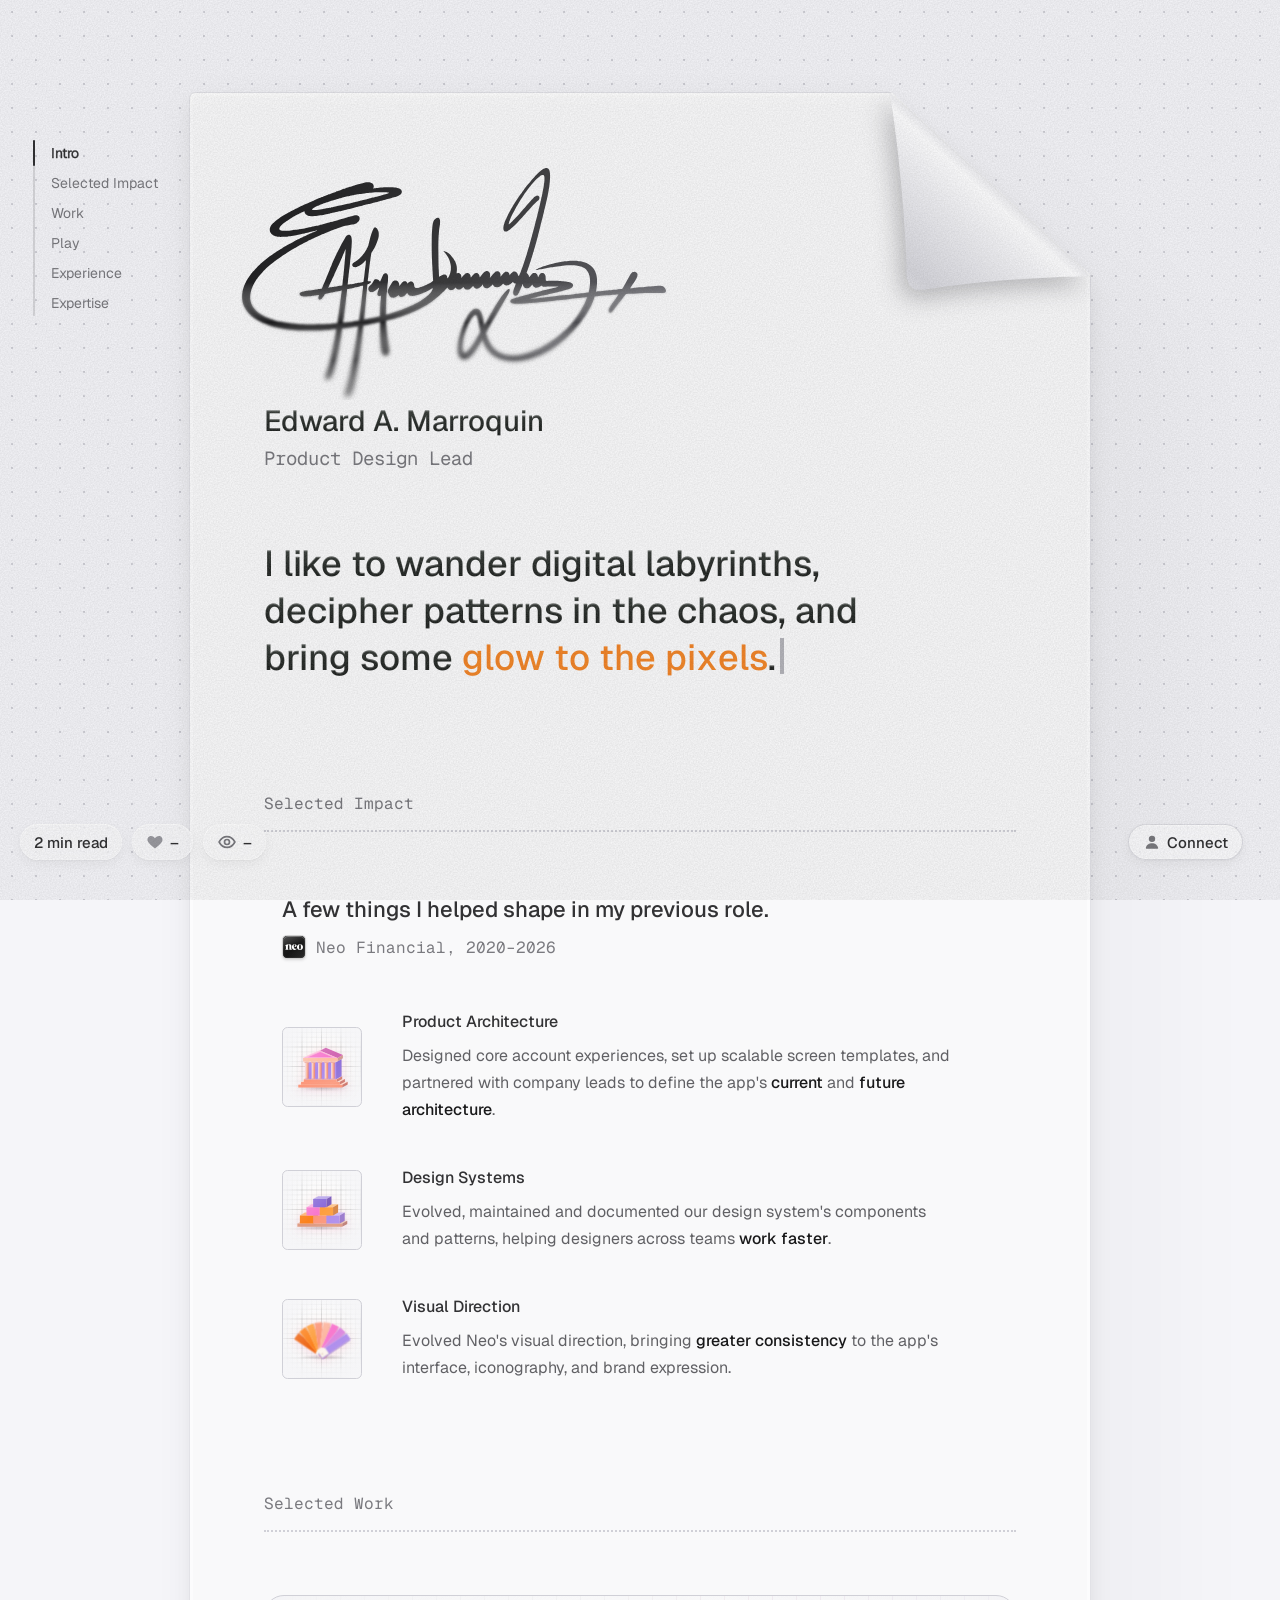
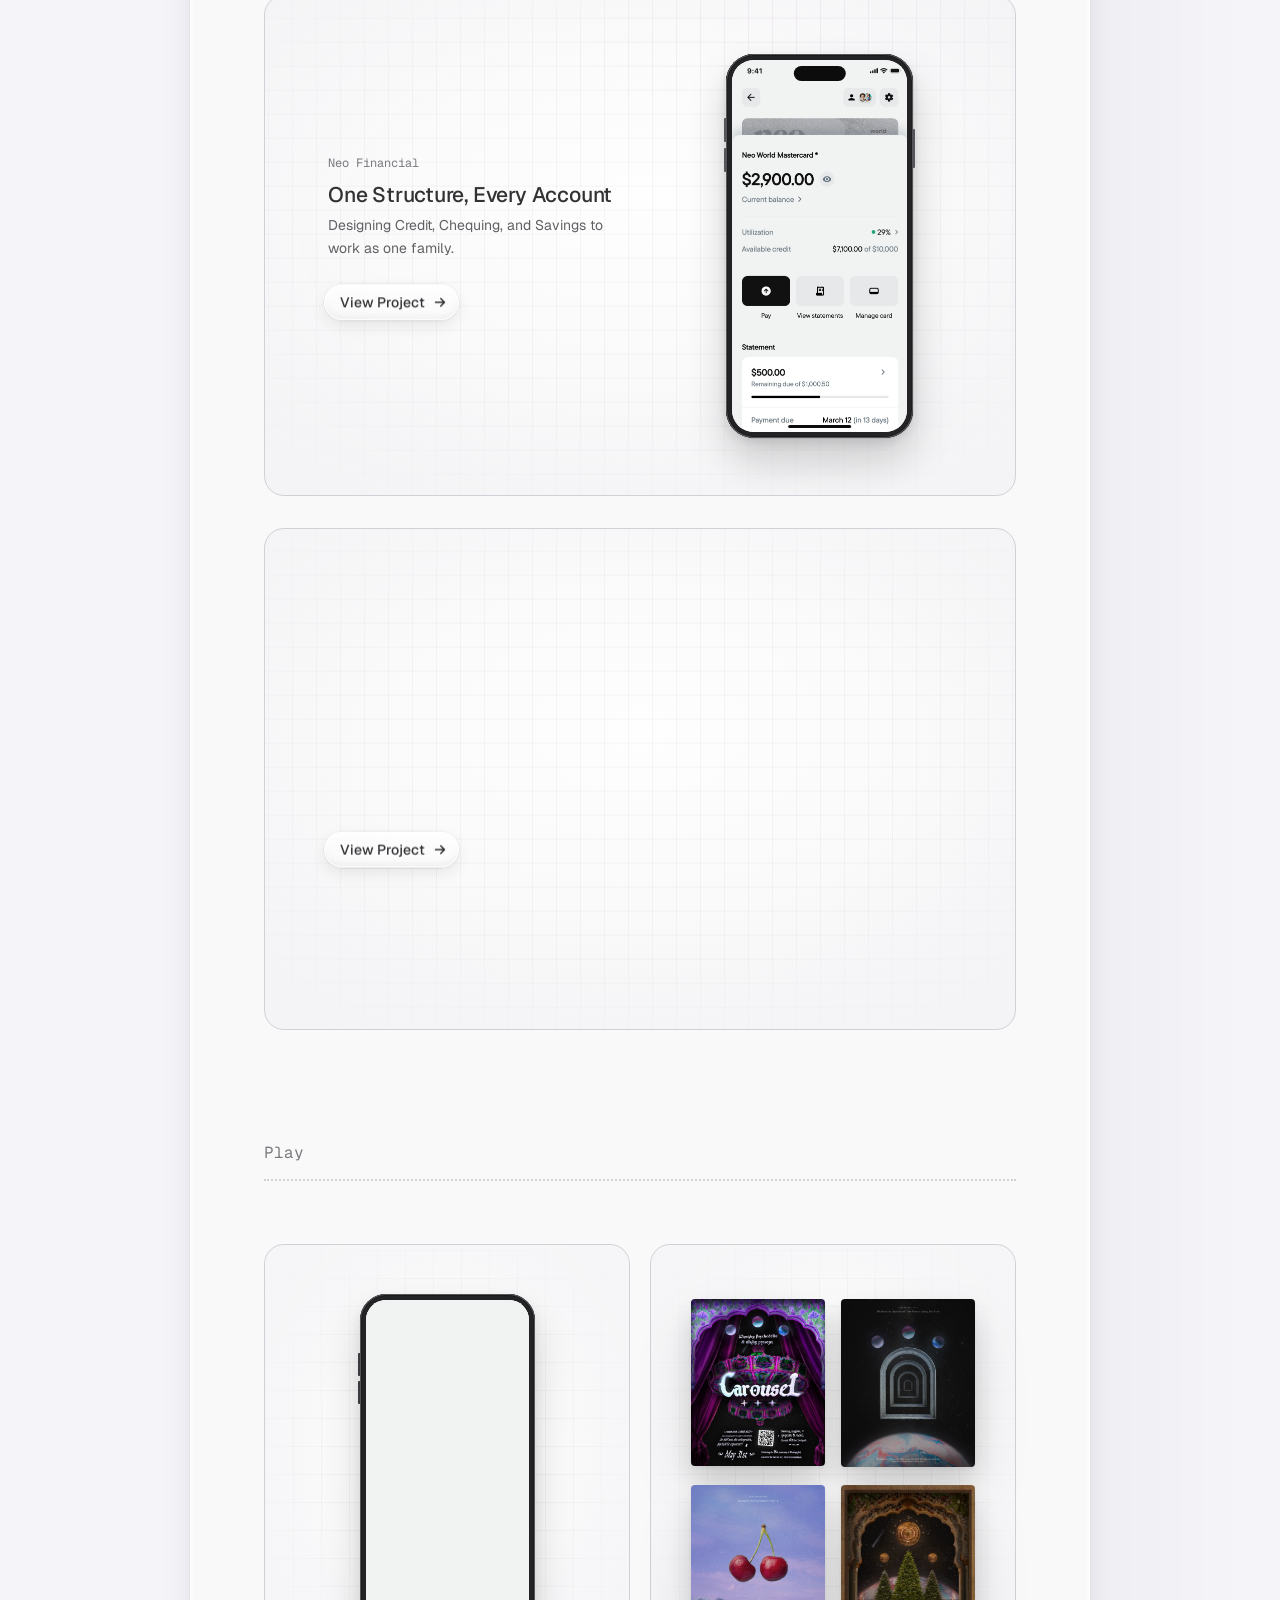
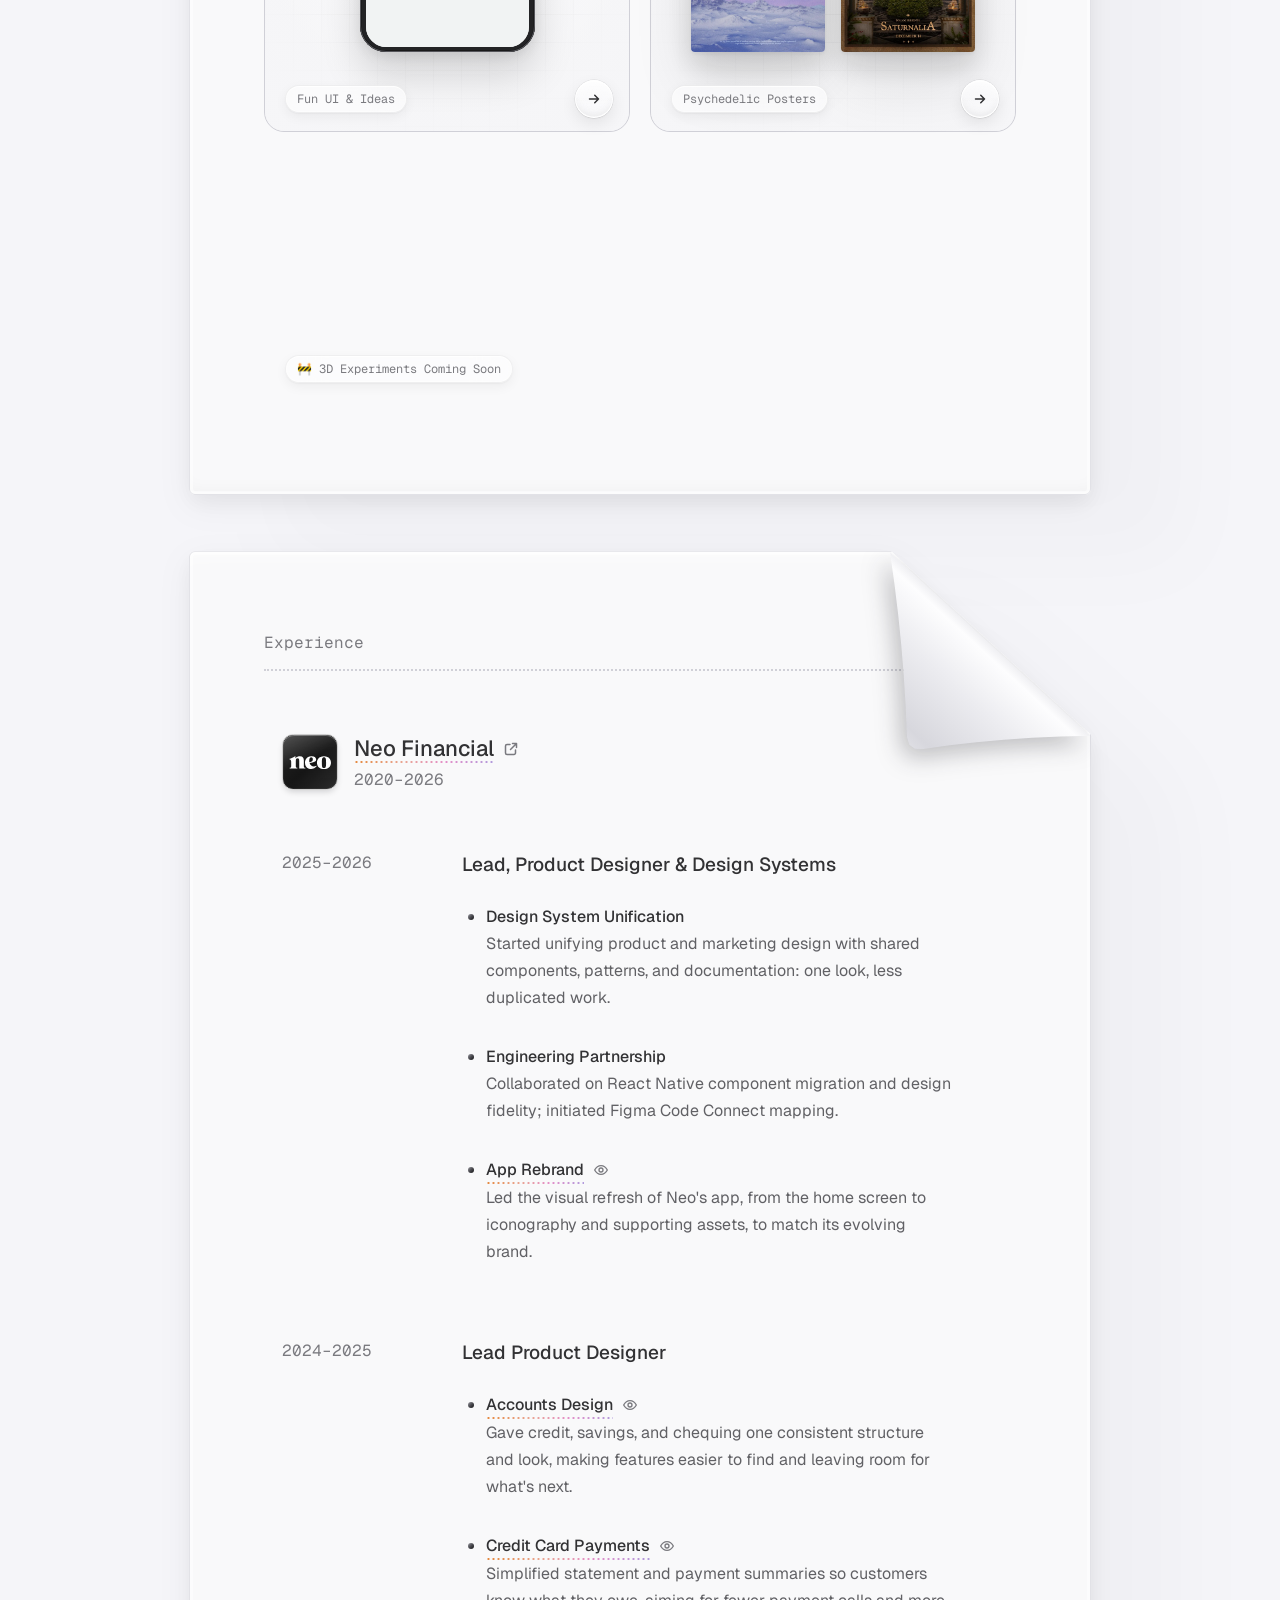
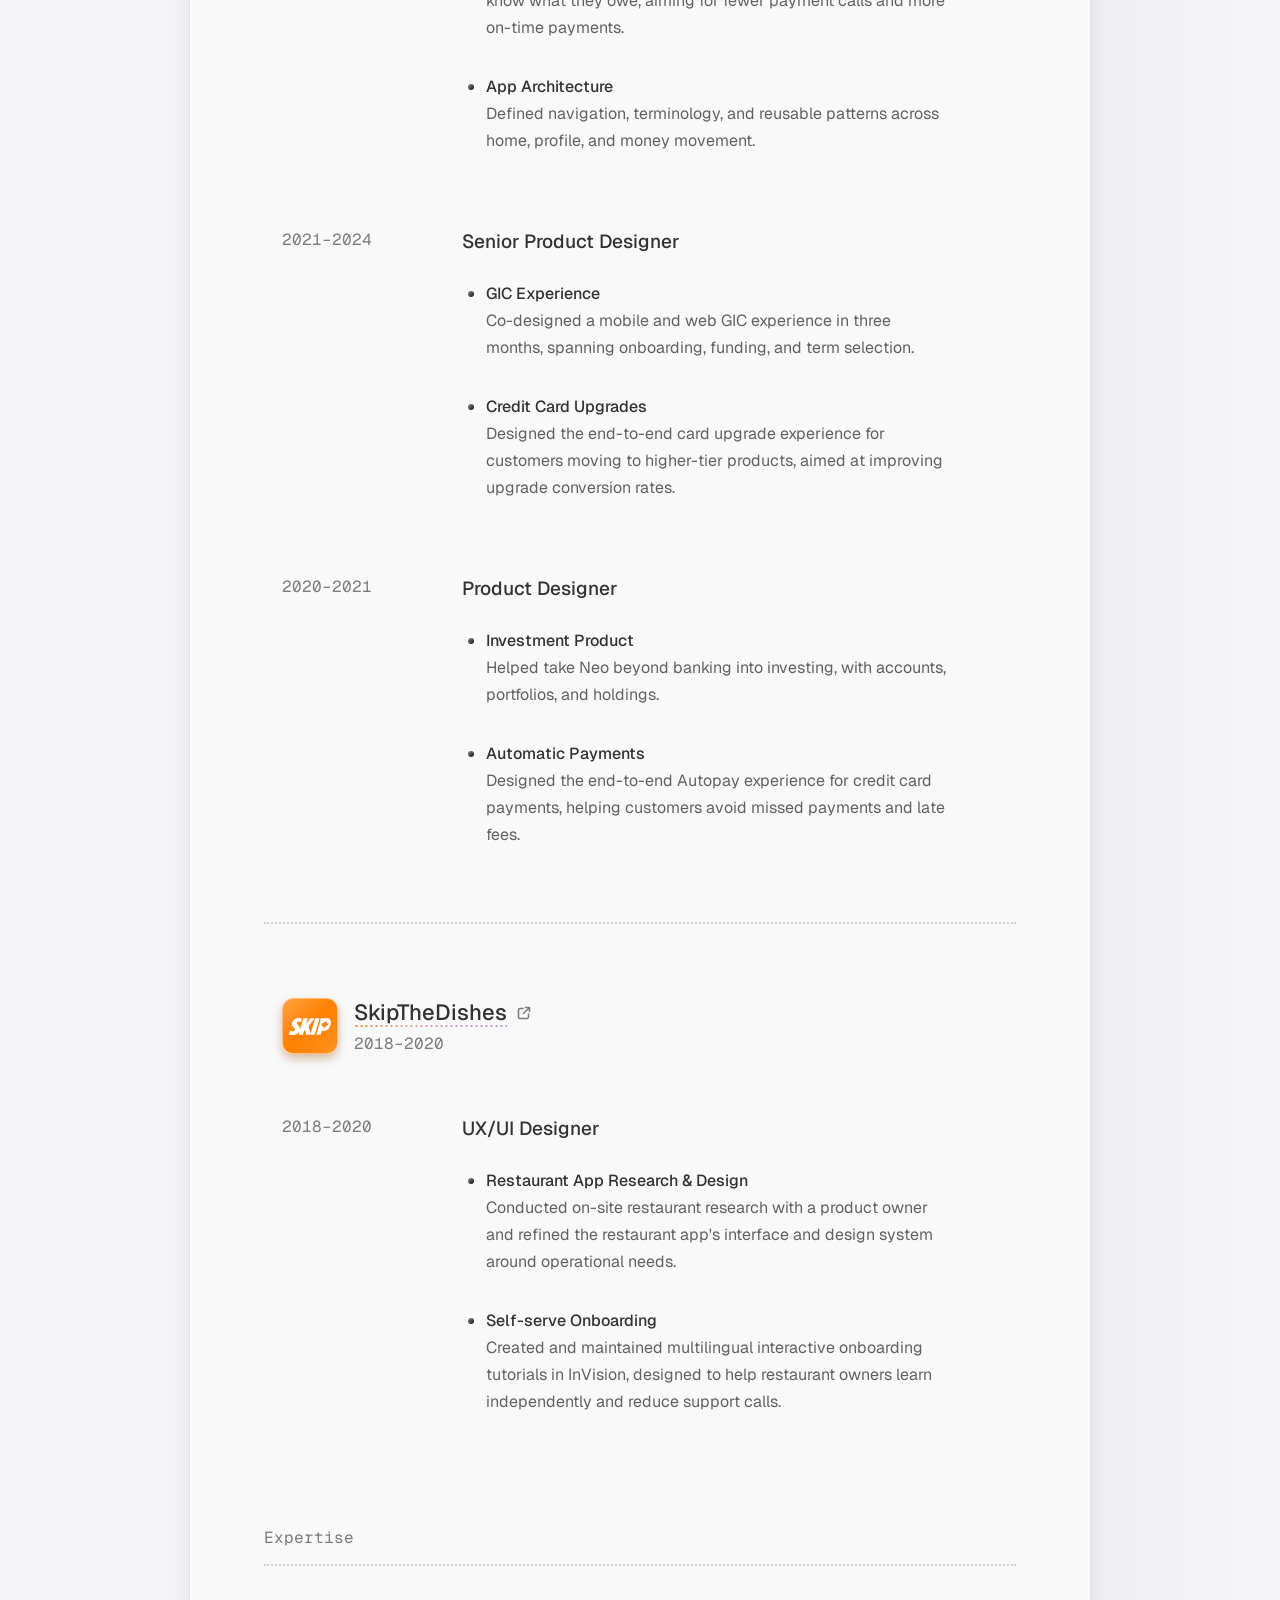
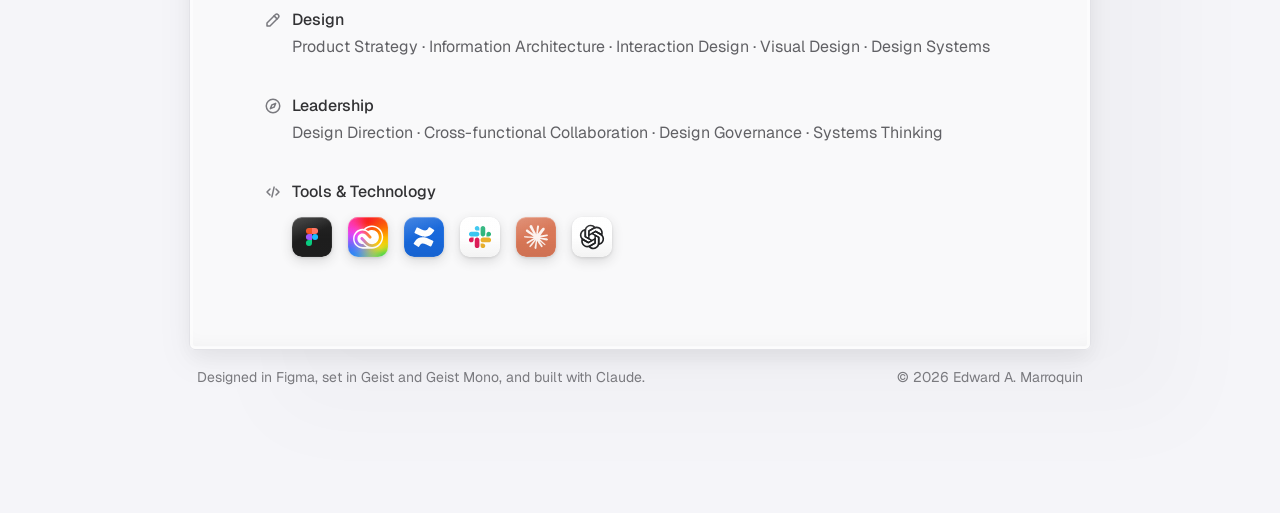
<file: index.html>
<!DOCTYPE html>
<html lang="en" class="page-resume">
<head>
  <meta charset="UTF-8">
  <meta name="viewport" content="width=device-width, initial-scale=1.0">
  <title>Edward A. Marroquin | Product Design Lead</title>
  <meta name="description" content="Edward A. Marroquin is a Product Design Lead with 8+ years across fintech and restaurant technology, shaping information architecture, design systems, and visual direction.">
  <meta name="author" content="Edward A. Marroquin">
  <link rel="canonical" href="https://edmarroquin.design/">
  <meta name="theme-color" content="#f9f9fa">
  <!-- Favicon: a tiny stamp with a serif E -->
  <link rel="icon" href="favicon.svg" type="image/svg+xml">
  <link rel="icon" href="favicon-32.png" type="image/png" sizes="32x32">
  <link rel="apple-touch-icon" href="apple-touch-icon.png">
  <!-- Link previews (Messages, Slack, social): the hidden stamp on the page background -->
  <meta property="og:type" content="profile">
  <meta property="og:site_name" content="Edward A. Marroquin">
  <meta property="og:locale" content="en_CA">
  <meta property="og:url" content="https://edmarroquin.design/">
  <meta property="og:title" content="Edward A. Marroquin | Product Design Lead">
  <meta property="og:description" content="Product Design Lead with 8+ years across fintech and restaurant technology, shaping information architecture, design systems, and visual direction.">
  <meta property="profile:first_name" content="Edward">
  <meta property="profile:last_name" content="Marroquin">
  <meta property="og:image" content="https://edmarroquin.design/images/og-stamp.jpg">
  <meta property="og:image:width" content="1200">
  <meta property="og:image:height" content="630">
  <meta property="og:image:alt" content="A vintage-style Canadian postage stamp reading “Design is rad” and “Canada is cool”, with a retro computer glowing in a purple forest and Edward A. Marroquin’s signature.">
  <meta name="twitter:card" content="summary_large_image">
  <meta name="twitter:title" content="Edward A. Marroquin | Product Design Lead">
  <meta name="twitter:description" content="Product Design Lead with 8+ years across fintech and restaurant technology, shaping information architecture, design systems, and visual direction.">
  <meta name="twitter:image" content="https://edmarroquin.design/images/og-stamp.jpg">
  <!-- Structured data: tells search engines who this page is about -->
  <script type="application/ld+json">
  {
    "@context": "https://schema.org",
    "@type": "ProfilePage",
    "url": "https://edmarroquin.design/",
    "name": "Edward A. Marroquin | Product Design Lead",
    "dateModified": "2026-11-02",
    "mainEntity": {
      "@type": "Person",
      "name": "Edward A. Marroquin",
      "alternateName": "Ed Marroquin",
      "jobTitle": "Product Design Lead",
      "url": "https://edmarroquin.design/",
      "image": "https://edmarroquin.design/images/og-stamp.jpg",
      "sameAs": ["https://www.linkedin.com/in/ed-marroquin"],
      "knowsAbout": ["Product Design", "Information Architecture", "Interaction Design", "Visual Design", "Design Systems", "Product Strategy"]
    }
  }
  </script>
  <link rel="preconnect" href="https://fonts.googleapis.com">
  <link rel="preconnect" href="https://fonts.gstatic.com" crossorigin>
  <link href="https://fonts.googleapis.com/css2?family=Geist:wght@400;500;600;700&family=Geist+Mono:wght@400&display=swap" rel="stylesheet">
  <link rel="stylesheet" href="style.css?v=900">  <!-- bump the number after changing style.css so browsers load the new version -->
  <!-- Loading screen: hide the page until it's revealed (see "Loading screen" in style.css).
       Set here, before anything draws, so the page never flashes in first. -->
  <script>
    (function () {
      // Coming back from a case study skips the loading screen
      var returning = false;
      try {
        returning = sessionStorage.getItem("from-case-study") === "1";
        sessionStorage.removeItem("from-case-study");
      } catch (e) {}
      document.documentElement.classList.add(returning ? "is-returning" : "is-loading");
    })();
    if ("scrollRestoration" in history) history.scrollRestoration = "manual";
    window.loadStart = performance.now();
  </script>
  <script src="page-transitions.js?v=54"></script>
  <!-- Hold the first paint until the page is parsed, so a page transition has the whole page to animate -->
  <link rel="expect" href="#page-end" blocking="render">
  <link rel="preload" href="images/stamp.webp?v=2" as="image" fetchpriority="high">
</head>
<body>

  <!-- The name's finish (see .resume-name in style.css): a faint light along the
       letters' top edges and a fine frosted grain, the same filter as the
       presentation's titles -->
  <svg width="0" height="0" style="position: absolute" aria-hidden="true" focusable="false">
    <defs>
      <filter id="wm-glass" x="-5%" y="-5%" width="110%" height="110%" color-interpolation-filters="sRGB">
        <feOffset in="SourceAlpha" dy="1.3" result="down"/>
        <feComposite in="SourceAlpha" in2="down" operator="out" result="edge"/>
        <feGaussianBlur in="edge" stdDeviation="0.5" result="edgeSoft"/>
        <feFlood flood-color="#fff" flood-opacity="0.28"/>
        <feComposite in2="edgeSoft" operator="in" result="rim"/>
        <feTurbulence type="fractalNoise" baseFrequency="0.9" numOctaves="2" seed="4" result="noise"/>
        <feColorMatrix in="noise" type="matrix" values="0 0 0 0 1  0 0 0 0 1  0 0 0 0 1  0 0 0 0.16 0" result="grain"/>
        <feComposite in="grain" in2="SourceAlpha" operator="in" result="frost"/>
        <feMerge><feMergeNode in="SourceGraphic"/><feMergeNode in="frost"/><feMergeNode in="rim"/></feMerge>
      </filter>
    </defs>
  </svg>

  <!-- ===== Loading screen: the stamp sways while the bar fills, then the page comes in ===== -->
  <div class="loader" role="status" aria-label="Loading">
    <div class="loader-stamp">
      <img src="images/stamp.webp?v=2" width="1604" height="1344" alt="" loading="lazy" decoding="async">
      <span class="loader-shine" aria-hidden="true"></span>
    </div>
    <div class="loader-bar" aria-hidden="true"><span></span></div>
    <p class="loader-text">Loading</p>
  </div>

  <!-- Dot grid background with a cursor spotlight (see "Dot grid" in style.css) -->
  <div class="dot-grid" aria-hidden="true"></div>

  <!-- Reading progress line across the top of the window -->
  <div class="reading-progress" aria-hidden="true"></div>

  <!-- Progressive blur at the top of the window (see "Top blur" in style.css) -->
  <div class="top-blur" aria-hidden="true"><div></div><div></div><div></div><div></div></div>

  <!-- ===== Contents: a small list beside the paper (wide screens only) that
       jumps to each section and marks the one being read ===== -->
  <nav class="page-toc" aria-label="On this page">
    <ul>
      <li><a href="#intro">Intro</a></li>
      <li><a href="#selected-work">Selected Impact</a></li>
      <li><a href="#case-studies">Work</a></li>
      <li><a href="#fun">Play</a></li>
      <li><a href="#experience">Experience</a></li>
      <li><a href="#expertise">Expertise</a></li>
    </ul>
  </nav>

  <main class="resume-wrap">

    <!-- ===== Resume "paper" =====
         To add a role, copy one <article class="role">...</article> block and edit it.
         To add a company, copy a whole <section class="company">...</section> block. -->
    <div class="resume-frame">
      <!-- The card's shadow (see "resume-shadow" in style.css) -->
      <div class="resume-shadow" aria-hidden="true"></div>
    <article class="resume" id="intro">
      <!-- Folded top-right corner (see "Folded corner" in style.css); hovering it lifts the fold -->
      <!-- A stamp tucked under the fold: it peeks out when the fold lifts, and
           clicking it (or the fold) opens it full size (see "Stamp" in style.css) -->
      <span class="stamp-pocket">
        <button class="stamp" type="button" aria-label="Open the hidden stamp" aria-haspopup="dialog" aria-controls="stamp-lightbox">
          <img src="images/stamp.webp?v=2" width="1604" height="1344" alt="" loading="lazy" decoding="async">
        </button>
      </span>
      <span class="fold" aria-hidden="true"><span class="fold-flap"></span></span>

      <header class="resume-intro">
        <!-- Signature with a progressive blur: the same image stacked 4 times,
             each copy blurred more and shown only in its band of the lower half -->
        <div class="resume-signature resume-signature-v2">
          <img src="images/signature-v2.svg" width="1394" height="762" alt="Edward Marroquin's signature" loading="lazy" decoding="async">
          <img class="blur-1" src="images/signature-v2.svg" width="1394" height="762" alt="" aria-hidden="true" loading="lazy" decoding="async">
          <img class="blur-2" src="images/signature-v2.svg" width="1394" height="762" alt="" aria-hidden="true" loading="lazy" decoding="async">
          <img class="blur-3" src="images/signature-v2.svg" width="1394" height="762" alt="" aria-hidden="true" loading="lazy" decoding="async">
          <!-- A band of light that sweeps across the ink once the headline's wave has played -->
          <span class="signature-shimmer" aria-hidden="true"></span>
        </div>
        <h1 class="resume-name">Edward A. Marroquin</h1>
        <p class="resume-title">Product Design Lead</p>
      </header>

      <p class="resume-statement resume-statement-v2">
        <span class="wm-text">I like to wander digital labyrinths, decipher patterns in the chaos, and
        bring some </span><span class="soft gradient-text">glow to the pixels</span><span class="wm-text">.</span><span class="text-cursor" aria-hidden="true"></span>
      </p>

      <h2 class="resume-label" id="selected-work">Selected Impact</h2>

      <hr class="resume-divider">

      <!-- Selected work: copy one <article class="work-item">...</article> to add another.
           An avatar goes first in the item (div.work-avatar): an illustrated,
           animated tile. Styles under "Avatar concepts" in style.css -->
      <div class="work-list">
        <div class="work-intro">
          <p class="work-intro-title">A few things I helped shape in my previous role.</p>
          <p class="work-context">
            <span class="avatar" aria-hidden="true"><img src="images/neo-logo.svg" width="66" height="20" alt="" loading="lazy" decoding="async"></span>
            Neo Financial, 2020–2026
          </p>
        </div>

        <article class="work-item">
          <div class="work-avatar" role="img" aria-label="A classical bank, drawn as a blueprint and filled in"><span class="tv-tile tv-sm" data-v="render"><svg class="tv-art tv-blue tv-grad" viewBox="0 12 200 180" aria-hidden="true"><defs><radialGradient id="pa4-shadow" cx="0.5" cy="0.5" r="0.5"><stop offset="0" stop-color="#2a2a2e" stop-opacity="0.2"/><stop offset="1" stop-color="#2a2a2e" stop-opacity="0"/></radialGradient><linearGradient id="pa4-shaft" x1="0" x2="1"><stop offset="0" stop-color="#ffece4"/><stop offset="0.45" stop-color="#f7b9a2"/><stop offset="1" stop-color="#df8274"/></linearGradient><linearGradient id="pa4-fade" x1="0" y1="0" x2="0" y2="1"><stop offset="0" stop-color="#fff" stop-opacity="0"/><stop offset="0.12" stop-color="#fff"/><stop offset="1" stop-color="#fff"/></linearGradient><mask id="pa4-mask" maskUnits="userSpaceOnUse" x="-20" y="-20" width="240" height="240"><rect class="tv-rise" x="-20" y="-20" width="240" height="240" fill="url(#pa4-fade)"/></mask></defs><g class="tv-render" mask="url(#pa4-mask)"><ellipse class="t-ground" cx="102" cy="160" rx="78" ry="9" fill="url(#pa4-shadow)"/><g class="tp tp-s1"><polygon class="t-step t-top" points="30,150 158,150 174,141 46,141" style="fill: #fcdccf"/><polygon class="t-step t-side" points="158,150 174,141 174,149 158,158" style="fill: #c97d74"/><rect class="t-step t-front" x="30" y="150" width="128" height="8" style="fill: #f39980"/></g><g class="tp tp-s2"><polygon class="t-step t-top" points="38,142 150,142 166,133 54,133" style="fill: #fcdccf"/><polygon class="t-step t-side" points="150,142 166,133 166,141 150,150" style="fill: #c97d74"/><rect class="t-step t-front" x="38" y="142" width="112" height="8" style="fill: #f39980"/></g><g class="tp tp-s3"><polygon class="t-step t-top" points="46,134 142,134 158,125 62,125" style="fill: #fcdccf"/><polygon class="t-step t-side" points="142,134 158,125 158,133 142,142" style="fill: #c97d74"/><rect class="t-step t-front" x="46" y="134" width="96" height="8" style="fill: #f39980"/></g><g class="tp tp-cella"><polygon class="t-cella-side" points="140,84 156,75 156,125 140,134" style="fill: #8a6fd0"/><rect class="t-cella" x="50" y="84" width="90" height="50" style="fill: #aa8ce3"/></g><g class="tp tp-col" style="--i: 0"><rect class="t-base" x="48" y="132" width="14" height="2.5" style="fill: #f1b39f"/><rect class="t-shaft" x="50" y="86" width="10" height="46" style="fill: url(#pa4-shaft)"/><rect class="t-cap" x="48" y="82" width="14" height="4" style="fill: #f1b39f"/></g><g class="tp tp-col" style="--i: 1"><rect class="t-base" x="67" y="132" width="14" height="2.5" style="fill: #f1b39f"/><rect class="t-shaft" x="69" y="86" width="10" height="46" style="fill: url(#pa4-shaft)"/><rect class="t-cap" x="67" y="82" width="14" height="4" style="fill: #f1b39f"/></g><g class="tp tp-col" style="--i: 2"><rect class="t-base" x="86" y="132" width="14" height="2.5" style="fill: #f1b39f"/><rect class="t-shaft" x="88" y="86" width="10" height="46" style="fill: url(#pa4-shaft)"/><rect class="t-cap" x="86" y="82" width="14" height="4" style="fill: #f1b39f"/></g><g class="tp tp-col" style="--i: 3"><rect class="t-base" x="105" y="132" width="14" height="2.5" style="fill: #f1b39f"/><rect class="t-shaft" x="107" y="86" width="10" height="46" style="fill: url(#pa4-shaft)"/><rect class="t-cap" x="105" y="82" width="14" height="4" style="fill: #f1b39f"/></g><g class="tp tp-col" style="--i: 4"><rect class="t-base" x="124" y="132" width="14" height="2.5" style="fill: #f1b39f"/><rect class="t-shaft" x="126" y="86" width="10" height="46" style="fill: url(#pa4-shaft)"/><rect class="t-cap" x="124" y="82" width="14" height="4" style="fill: #f1b39f"/></g><g class="tp tp-ent"><polygon class="t-ent t-top" points="44,72 144,72 160,63 60,63" style="fill: #fde4d8"/><polygon class="t-ent t-side" points="144,72 160,63 160,73 144,82" style="fill: #cc9a93"/><rect class="t-ent t-front" x="44" y="72" width="100" height="10" style="fill: #f7bfa9"/></g><g class="tp tp-ped"><polygon class="t-roof-l" points="44,72 94,51 110,42 60,63" style="fill: #f9c6dd"/><polygon class="t-roof-r" points="94,51 144,72 160,63 110,42" style="fill: #ca6baf"/><polygon class="t-ped" points="44,72 144,72 94,51" style="fill: #f6b6d8"/><polygon class="t-ped-in" points="58,69.5 130,69.5 94,54.5" style="fill: #ee7dc9"/></g></g><g class="tv-lines"><g class="tp tp-s1"><polygon class="t-step t-top" points="30,150 158,150 174,141 46,141" pathLength="1"/><polygon class="t-step t-side" points="158,150 174,141 174,149 158,158" pathLength="1"/><rect class="t-step t-front" x="30" y="150" width="128" height="8" pathLength="1"/></g><g class="tp tp-s2"><polygon class="t-step t-top" points="38,142 150,142 166,133 54,133" pathLength="1"/><polygon class="t-step t-side" points="150,142 166,133 166,141 150,150" pathLength="1"/><rect class="t-step t-front" x="38" y="142" width="112" height="8" pathLength="1"/></g><g class="tp tp-s3"><polygon class="t-step t-top" points="46,134 142,134 158,125 62,125" pathLength="1"/><polygon class="t-step t-side" points="142,134 158,125 158,133 142,142" pathLength="1"/><rect class="t-step t-front" x="46" y="134" width="96" height="8" pathLength="1"/></g><g class="tp tp-cella"><polygon class="t-cella-side" points="140,84 156,75 156,125 140,134" pathLength="1"/><rect class="t-cella" x="50" y="84" width="90" height="50" pathLength="1"/></g><g class="tp tp-col" style="--i: 0"><rect class="t-base" x="48" y="132" width="14" height="2.5" pathLength="1"/><rect class="t-shaft" x="50" y="86" width="10" height="46" pathLength="1"/><rect class="t-cap" x="48" y="82" width="14" height="4" pathLength="1"/></g><g class="tp tp-col" style="--i: 1"><rect class="t-base" x="67" y="132" width="14" height="2.5" pathLength="1"/><rect class="t-shaft" x="69" y="86" width="10" height="46" pathLength="1"/><rect class="t-cap" x="67" y="82" width="14" height="4" pathLength="1"/></g><g class="tp tp-col" style="--i: 2"><rect class="t-base" x="86" y="132" width="14" height="2.5" pathLength="1"/><rect class="t-shaft" x="88" y="86" width="10" height="46" pathLength="1"/><rect class="t-cap" x="86" y="82" width="14" height="4" pathLength="1"/></g><g class="tp tp-col" style="--i: 3"><rect class="t-base" x="105" y="132" width="14" height="2.5" pathLength="1"/><rect class="t-shaft" x="107" y="86" width="10" height="46" pathLength="1"/><rect class="t-cap" x="105" y="82" width="14" height="4" pathLength="1"/></g><g class="tp tp-col" style="--i: 4"><rect class="t-base" x="124" y="132" width="14" height="2.5" pathLength="1"/><rect class="t-shaft" x="126" y="86" width="10" height="46" pathLength="1"/><rect class="t-cap" x="124" y="82" width="14" height="4" pathLength="1"/></g><g class="tp tp-ent"><polygon class="t-ent t-top" points="44,72 144,72 160,63 60,63" pathLength="1"/><polygon class="t-ent t-side" points="144,72 160,63 160,73 144,82" pathLength="1"/><rect class="t-ent t-front" x="44" y="72" width="100" height="10" pathLength="1"/></g><g class="tp tp-ped"><polygon class="t-roof-l" points="44,72 94,51 110,42 60,63" pathLength="1"/><polygon class="t-roof-r" points="94,51 144,72 160,63 110,42" pathLength="1"/><polygon class="t-ped" points="44,72 144,72 94,51" pathLength="1"/><polygon class="t-ped-in" points="58,69.5 130,69.5 94,54.5" pathLength="1"/></g></g></svg><span class="tv-glass" aria-hidden="true"></span></span></div>
          <div class="work-text">
            <p class="work-kicker">Product Architecture</p>
            <p class="work-desc">Designed core account experiences, set up scalable screen templates, and partnered with company leads to define the app's <mark class="case-mark case-mark-orange">current</mark> and <mark class="case-mark case-mark-orange">future architecture</mark>.</p>
          </div>
        </article>


        <article class="work-item">
          <div class="work-avatar" role="img" aria-label="A pyramid of building blocks, drawn as a blueprint and filled in"><span class="tv-tile tv-sm" data-v="render"><svg class="tv-art tv-blue tv-grad" viewBox="0.3 11.2 217.4 195.7" aria-hidden="true"><defs><radialGradient id="ds4-shadow" cx="0.5" cy="0.5" r="0.5"><stop offset="0" stop-color="#2a2a2e" stop-opacity="0.2"/><stop offset="1" stop-color="#2a2a2e" stop-opacity="0"/></radialGradient><linearGradient id="ds4-fade" x1="0" y1="0" x2="0" y2="1"><stop offset="0" stop-color="#fff" stop-opacity="0"/><stop offset="0.12" stop-color="#fff"/><stop offset="1" stop-color="#fff"/></linearGradient><mask id="ds4-mask" maskUnits="userSpaceOnUse" x="-20" y="-20" width="240" height="240"><rect class="tv-rise" x="-20" y="-20" width="240" height="240" fill="url(#ds4-fade)"/></mask></defs><g class="tv-render" mask="url(#ds4-mask)"><ellipse cx="102" cy="160" rx="76" ry="8" fill="url(#ds4-shadow)"/><g><polygon points="30,148 172,148 188,139 46,139" style="fill: #e9c6b9"/><polygon points="172,148 188,139 188,149 172,158" style="fill: #ba837b"/><polygon points="30,148 172,148 172,158 30,158" style="fill: #d99c86"/></g><g><polygon points="38,122 80,122 96,113 54,113" style="fill: #f7b883"/><polygon points="80,122 96,113 96,139 80,148" style="fill: #cc7033"/><polygon points="38,122 80,122 80,148 38,148" style="fill: #f1842a"/></g><g><polygon points="80,122 122,122 138,113 96,113" style="fill: #f8c4b5"/><polygon points="122,122 138,113 138,139 122,148" style="fill: #ce8176"/><polygon points="80,122 122,122 122,148 80,148" style="fill: #f39980"/></g><g><polygon points="122,122 164,122 180,113 138,113" style="fill: #cebcef"/><polygon points="164,122 180,113 180,139 164,148" style="fill: #9576c3"/><polygon points="122,122 164,122 164,148 122,148" style="fill: #aa8ce3"/></g><g><polygon points="59,96 101,96 117,87 75,87" style="fill: #f5b4e0"/><polygon points="101,96 117,87 117,113 101,122" style="fill: #ca6baf"/><polygon points="59,96 101,96 101,122 59,122" style="fill: #ee7dc9"/></g><g><polygon points="101,96 143,96 159,87 117,87" style="fill: #f9c896"/><polygon points="143,96 159,87 159,113 143,122" style="fill: #cf864c"/><polygon points="101,96 143,96 143,122 101,122" style="fill: #f5a04a"/></g><g><polygon points="80,70 122,70 138,61 96,61" style="fill: #bbabe4"/><polygon points="122,70 138,61 138,87 122,96" style="fill: #7c60b4"/><polygon points="80,70 122,70 122,96 80,96" style="fill: #8a6fd0"/></g></g><g class="tv-lines"><g><polygon points="30,148 172,148 188,139 46,139" pathLength="1"/><polygon points="172,148 188,139 188,149 172,158" pathLength="1"/><polygon points="30,148 172,148 172,158 30,158" pathLength="1"/></g><g><polygon points="38,122 80,122 96,113 54,113" pathLength="1"/><polygon points="80,122 96,113 96,139 80,148" pathLength="1"/><polygon points="38,122 80,122 80,148 38,148" pathLength="1"/></g><g><polygon points="80,122 122,122 138,113 96,113" pathLength="1"/><polygon points="122,122 138,113 138,139 122,148" pathLength="1"/><polygon points="80,122 122,122 122,148 80,148" pathLength="1"/></g><g><polygon points="122,122 164,122 180,113 138,113" pathLength="1"/><polygon points="164,122 180,113 180,139 164,148" pathLength="1"/><polygon points="122,122 164,122 164,148 122,148" pathLength="1"/></g><g><polygon points="59,96 101,96 117,87 75,87" pathLength="1"/><polygon points="101,96 117,87 117,113 101,122" pathLength="1"/><polygon points="59,96 101,96 101,122 59,122" pathLength="1"/></g><g><polygon points="101,96 143,96 159,87 117,87" pathLength="1"/><polygon points="143,96 159,87 159,113 143,122" pathLength="1"/><polygon points="101,96 143,96 143,122 101,122" pathLength="1"/></g><g><polygon points="80,70 122,70 138,61 96,61" pathLength="1"/><polygon points="122,70 138,61 138,87 122,96" pathLength="1"/><polygon points="80,70 122,70 122,96 80,96" pathLength="1"/></g></g></svg><span class="tv-glass" aria-hidden="true"></span></span></div>
          <div class="work-text">
            <p class="work-kicker">Design Systems</p>
            <p class="work-desc">Evolved, maintained and documented our design system's components and patterns, helping designers across teams <mark class="case-mark case-mark-mustard">work faster</mark>.</p>
          </div>
        </article>




        <article class="work-item">
          <div class="work-avatar" role="img" aria-label="A fan of colour swatches, fanning open as it's drawn and filled in"><span class="tv-tile tv-sm" data-v="render"><svg class="tv-art tv-blue tv-fan tv-grad" viewBox="-8.7 9.2 217.4 195.7" aria-hidden="true"><defs><radialGradient id="vd4-shadow" cx="0.5" cy="0.5" r="0.5"><stop offset="0" stop-color="#2a2a2e" stop-opacity="0.2"/><stop offset="1" stop-color="#2a2a2e" stop-opacity="0"/></radialGradient><linearGradient id="vd4-fade" x1="0" y1="0" x2="0" y2="1"><stop offset="0" stop-color="#fff" stop-opacity="0"/><stop offset="0.12" stop-color="#fff"/><stop offset="1" stop-color="#fff"/></linearGradient><mask id="vd4-mask" maskUnits="userSpaceOnUse" x="-20" y="-20" width="240" height="240"><rect class="tv-rise" x="-20" y="-20" width="240" height="240" fill="url(#vd4-fade)"/></mask></defs><g class="tv-render" mask="url(#vd4-mask)"><ellipse cx="102" cy="160" rx="76" ry="8" fill="url(#vd4-shadow)"/><g class="tf" style="--from: 0deg; --i: 0"><polygon points="13.5,102.27 25.8,84.03 115.34,144.42 103.04,162.66" style="fill: #bc582c"/><polygon points="10.95,103.2 23.25,84.96 112.78,145.35 100.48,163.59" style="fill: #fbf5ee"/><polygon points="10.95,103.2 23.25,84.96 91.23,130.82 78.93,149.05" style="fill: #e2681f"/></g><g class="tf" style="--from: -16deg; --i: 1"><polygon points="30.01,80.28 46.86,66.14 116.28,148.87 99.43,163.01" style="fill: #c76e34"/><polygon points="27.29,80.47 44.15,66.32 113.57,149.06 96.72,163.2" style="fill: #fbf5ee"/><polygon points="27.29,80.47 44.15,66.32 96.86,129.14 80,143.28" style="fill: #f1842a"/></g><g class="tf" style="--from: -32deg; --i: 2"><polygon points="51.94,63.69 72.04,54.74 115.96,153.4 95.87,162.35" style="fill: #ca824c"/><polygon points="49.28,63.12 69.38,54.17 113.3,152.83 93.2,161.78" style="fill: #fbf5ee"/><polygon points="49.28,63.12 69.38,54.17 102.73,129.08 82.63,138.03" style="fill: #f5a04a"/></g><g class="tf" style="--from: -48deg; --i: 3"><polygon points="77.59,53.78 99.38,50.72 114.41,157.67 92.62,160.73" style="fill: #c97d74"/><polygon points="75.19,52.5 96.98,49.44 112.01,156.39 90.22,159.45" style="fill: #fbf5ee"/><polygon points="75.19,52.5 96.98,49.44 108.39,130.64 86.6,133.71" style="fill: #f39980"/></g><g class="tf" style="--from: -64deg; --i: 4"><polygon points="104.98,51.33 126.77,54.39 111.74,161.34 89.95,158.28" style="fill: #cb9591"/><polygon points="103.02,49.44 124.81,52.5 109.78,159.45 87.99,156.39" style="fill: #fbf5ee"/><polygon points="103.02,49.44 124.81,52.5 113.4,133.71 91.61,130.64" style="fill: #f6b9a6"/></g><g class="tf" style="--from: -80deg; --i: 5"><polygon points="131.98,56.53 152.08,65.48 108.15,164.14 88.06,155.19" style="fill: #c568ab"/><polygon points="130.62,54.17 150.72,63.12 106.8,161.78 86.7,152.83" style="fill: #fbf5ee"/><polygon points="130.62,54.17 150.72,63.12 117.37,138.03 97.27,129.08" style="fill: #ee7dc9"/></g><g class="tf" style="--from: -96deg; --i: 6"><polygon points="156.51,68.96 173.36,83.11 103.94,165.84 87.09,151.7" style="fill: #b272b6"/><polygon points="155.85,66.32 172.71,80.47 103.28,163.2 86.43,149.06" style="fill: #fbf5ee"/><polygon points="155.85,66.32 172.71,80.47 120,143.28 103.14,129.14" style="fill: #d58ad8"/></g><g class="tf" style="--from: -112deg; --i: 7"><polygon points="176.66,87.68 188.96,105.92 99.42,166.31 87.12,148.07" style="fill: #9274bf"/><polygon points="176.75,84.96 189.05,103.2 99.52,163.59 87.22,145.35" style="fill: #fbf5ee"/><polygon points="176.75,84.96 189.05,103.2 121.07,149.05 108.77,130.82" style="fill: #aa8ce3"/></g><g class="tf-rivet"><polygon points="103.2,150 102.263,152.263 100,153.2 97.7373,152.263 96.8,150 97.7373,147.737 100,146.8 102.263,147.737" style="fill: #e9d9cc"/></g></g><g class="tv-lines"><g class="tf" style="--from: 0deg; --i: 0"><polygon points="13.5,102.27 25.8,84.03 115.34,144.42 103.04,162.66" pathLength="1"/><polygon points="10.95,103.2 23.25,84.96 112.78,145.35 100.48,163.59" pathLength="1"/><polygon points="10.95,103.2 23.25,84.96 91.23,130.82 78.93,149.05" pathLength="1"/></g><g class="tf" style="--from: -16deg; --i: 1"><polygon points="30.01,80.28 46.86,66.14 116.28,148.87 99.43,163.01" pathLength="1"/><polygon points="27.29,80.47 44.15,66.32 113.57,149.06 96.72,163.2" pathLength="1"/><polygon points="27.29,80.47 44.15,66.32 96.86,129.14 80,143.28" pathLength="1"/></g><g class="tf" style="--from: -32deg; --i: 2"><polygon points="51.94,63.69 72.04,54.74 115.96,153.4 95.87,162.35" pathLength="1"/><polygon points="49.28,63.12 69.38,54.17 113.3,152.83 93.2,161.78" pathLength="1"/><polygon points="49.28,63.12 69.38,54.17 102.73,129.08 82.63,138.03" pathLength="1"/></g><g class="tf" style="--from: -48deg; --i: 3"><polygon points="77.59,53.78 99.38,50.72 114.41,157.67 92.62,160.73" pathLength="1"/><polygon points="75.19,52.5 96.98,49.44 112.01,156.39 90.22,159.45" pathLength="1"/><polygon points="75.19,52.5 96.98,49.44 108.39,130.64 86.6,133.71" pathLength="1"/></g><g class="tf" style="--from: -64deg; --i: 4"><polygon points="104.98,51.33 126.77,54.39 111.74,161.34 89.95,158.28" pathLength="1"/><polygon points="103.02,49.44 124.81,52.5 109.78,159.45 87.99,156.39" pathLength="1"/><polygon points="103.02,49.44 124.81,52.5 113.4,133.71 91.61,130.64" pathLength="1"/></g><g class="tf" style="--from: -80deg; --i: 5"><polygon points="131.98,56.53 152.08,65.48 108.15,164.14 88.06,155.19" pathLength="1"/><polygon points="130.62,54.17 150.72,63.12 106.8,161.78 86.7,152.83" pathLength="1"/><polygon points="130.62,54.17 150.72,63.12 117.37,138.03 97.27,129.08" pathLength="1"/></g><g class="tf" style="--from: -96deg; --i: 6"><polygon points="156.51,68.96 173.36,83.11 103.94,165.84 87.09,151.7" pathLength="1"/><polygon points="155.85,66.32 172.71,80.47 103.28,163.2 86.43,149.06" pathLength="1"/><polygon points="155.85,66.32 172.71,80.47 120,143.28 103.14,129.14" pathLength="1"/></g><g class="tf" style="--from: -112deg; --i: 7"><polygon points="176.66,87.68 188.96,105.92 99.42,166.31 87.12,148.07" pathLength="1"/><polygon points="176.75,84.96 189.05,103.2 99.52,163.59 87.22,145.35" pathLength="1"/><polygon points="176.75,84.96 189.05,103.2 121.07,149.05 108.77,130.82" pathLength="1"/></g></g></svg><span class="tv-glass" aria-hidden="true"></span></span></div>
          <div class="work-text">
            <p class="work-kicker">Visual Direction</p>
            <p class="work-desc">Evolved Neo's visual direction, bringing <mark class="case-mark case-mark-plum">greater consistency</mark> to the app's interface, iconography, and brand expression.</p>
          </div>
        </article>



      </div>

      <h2 class="resume-label" id="case-studies">Selected Work</h2>

      <hr class="resume-divider">

      <!-- Case studies: copy one <article class="case-item">...</article> to add another.
           "case-list-v2" = full-width covers with the text in the corner;
           remove it to go back to Case Study V1 (two columns, text below). -->
      <div class="case-list case-list-v2">
        <article class="case-item">
          <!-- Cover animation (case-anim.js): the credit account design,
               built in HTML (copied from the case study's showcase), tips into
               an isometric view as its skeleton and back, on a loop while on
               screen; the button pauses and resumes it -->
          <div class="case-image case-media case-anim" data-zones='{"settings":[59.98,315.02,39.99,39.99],"card":[123.98,19.99,334.96,36.01],"balance":[192.97,20.99,333.02,221.45],"actions":[462.42,20.99,333.02,93.48],"details":[603.89,20.99,333.02,160.28]}' role="img" aria-label="Neo accounts design: the credit account, and the layout blocks underneath it">
            <div class="case-anim-stage" aria-hidden="true">
              <div class="case-anim-rig">
                <div class="case-anim-phone"><div class="phone-mock-body"><div class="phone-mock-screen">
                  <!-- The credit account, rendered to an image so its typeface
                       (TT Commons) shows in every browser -->
                  <img class="case-anim-shot" src="images/cover-accounts.jpg" width="698" height="1485" alt="" loading="lazy" decoding="async">
                </div></div></div>
              </div>
            </div>
            <a class="case-image-link" href="accounts-architecture" tabindex="-1" aria-hidden="true"></a>
          </div>
          <div class="case-text">
            <p class="case-tag">Neo Financial</p>
            <h3 class="case-title">One Structure, Every Account</h3>
            <p class="case-desc">Designing Credit, Chequing, and Savings to work as one&nbsp;family.</p>
            <a class="glass-button" href="accounts-architecture">View Project</a>
          </div>
        </article>
        <article class="case-item">
          <!-- Cover: the new Accounts tab (the same HTML screen as the case
               study's hero), still, on the case studies' light grid -->
          <div class="case-image case-media case-ht" data-parts=".bk-part" role="img" aria-label="Home tab refresh: the new Home tab through a day, the greeting rolling from morning to evening and the rewards pill lighting up">
            <div class="ht-phone" aria-hidden="true"><div class="phone-mock-body"><div class="phone-mock-screen"><!-- The new Accounts tab, built in HTML from the Figma frame (Portfolio Screens, 23:15583) --><!-- The new Home tab, each part rendered to an image (TT Commons in every browser) and placed where it sat, so the blueprint build still draws and renders them one by one --><div class="ht-app ht-baked"><span class="ht-baked-header"></span><span class="ht-baked-status" style="--t: 0; --l: 0; --w: 375; --h: 43.98"><img src="images/cover-home/status.png" style="--it: 0; --il: 0; --iw: 375; --ih: 43.98" alt="" loading="lazy" decoding="async"></span><span class="bk-part" style="--t: 59.97; --l: 19.99; --w: 93.98; --h: 39.98"><img src="images/cover-home/rewards.png" style="--it: -3; --il: -3; --iw: 99.98; --ih: 45.98" alt="" loading="lazy" decoding="async"></span><span class="bk-part" style="--t: 59.97; --l: 315.02; --w: 39.98; --h: 39.98"><img src="images/cover-home/profile.png" style="--it: -3; --il: -3; --iw: 45.98; --ih: 45.98" alt="" loading="lazy" decoding="async"></span><span class="bk-part" style="--t: 147.98; --l: 19.99; --w: 335.02; --h: 31.98"><img src="images/cover-home/greeting.png" style="--it: -3; --il: -3; --iw: 341.02; --ih: 37.98" alt="" loading="lazy" decoding="async"></span><span class="bk-part" style="--t: 219.94; --l: 19.99; --w: 74.77; --h: 93.46"><img src="images/cover-home/pay.png" style="--it: -3; --il: -3; --iw: 80.77; --ih: 99.46" alt="" loading="lazy" decoding="async"></span><span class="bk-part" style="--t: 219.94; --l: 106.74; --w: 74.77; --h: 93.46"><img src="images/cover-home/add.png" style="--it: -3; --il: -3; --iw: 80.77; --ih: 99.46" alt="" loading="lazy" decoding="async"></span><span class="bk-part" style="--t: 219.94; --l: 193.49; --w: 74.77; --h: 93.46"><img src="images/cover-home/move.png" style="--it: -3; --il: -3; --iw: 80.77; --ih: 99.46" alt="" loading="lazy" decoding="async"></span><span class="bk-part" style="--t: 219.94; --l: 280.24; --w: 74.77; --h: 93.46"><img src="images/cover-home/send.png" style="--it: -3; --il: -3; --iw: 80.77; --ih: 99.46" alt="" loading="lazy" decoding="async"></span><span class="bk-part" style="--t: 353.37; --l: 19.99; --w: 335.02; --h: 142.72"><img src="images/cover-home/credit.png" style="--it: -3; --il: -3; --iw: 341.02; --ih: 148.72" alt="" loading="lazy" decoding="async"></span><span class="bk-part" style="--t: 504.08; --l: 19.99; --w: 335.02; --h: 142.72"><img src="images/cover-home/everyday.png" style="--it: -3; --il: -3; --iw: 341.02; --ih: 148.72" alt="" loading="lazy" decoding="async"></span><span class="bk-part" style="--t: 654.78; --l: 19.99; --w: 335.02; --h: 299.12"><img src="images/cover-home/savings.png" style="--it: -3; --il: -3; --iw: 341.02; --ih: 146.35" alt="" loading="lazy" decoding="async"></span><span class="bk-part" style="--t: 711.84; --l: 0; --w: 375; --h: 86.29"><img src="images/cover-home/tabbar.png" style="--it: 0; --il: 0; --iw: 375; --ih: 86.29" alt="" loading="lazy" decoding="async"></span></div></div></div></div>
            <a class="case-image-link" href="home-tab-refresh" tabindex="-1" aria-hidden="true"></a>
          </div>
          <div class="case-text">
            <p class="case-tag">Neo Financial</p>
            <h3 class="case-title">Today's Home,<br>Tomorrow's App</h3>
            <p class="case-desc">Bringing everyday actions forward, and mapping where Neo goes&nbsp;next.</p>
            <a class="glass-button" href="home-tab-refresh">View Project</a>
          </div>
        </article>
      </div>

      <h2 class="resume-label" id="fun">Play</h2>

      <hr class="resume-divider">

      <!-- Fun: side projects and experiments. Placeholder tiles for now; swap
           each .fun-tile's label for the real thing -->
      <div class="fun-grid">
        <!-- Fun UI & Ideas (savings-anim.js): a savings concept in an iPhone
             mock. On a loop: the total counts up, the graph draws in, a finger
             drags the tooltip across it, and the range switch reshapes it. -->
        <div class="fun-tile fun-savings">
          <div class="sv-phone" role="img" aria-label="A savings concept: total savings to date with a graph, a tooltip that follows a drag across it, and a range switch"><div class="phone-mock-body"><div class="phone-mock-screen"><!-- A savings concept, built in HTML from the Figma frame (Edward's Wunderland, 3520:49372) --><div class="sv-app"><div class="na-header sv-header"><div class="na-status"><span class="na-time">9:41</span><img class="na-cellular" src="images/neo-ui/cellular.svg" width="17" height="11" alt="" loading="lazy" decoding="async"><img class="na-wifi" src="images/neo-ui/wifi.svg" width="15" height="11" alt="" loading="lazy" decoding="async"><span class="na-battery"><span></span><img src="images/neo-ui/battery-cap.svg" width="1.33" height="4" alt="" loading="lazy" decoding="async"></span></div><div class="sv-nav"><span class="sv-iconbtn"><img src="images/fun-ui/savings/back.svg" width="24" height="24" alt="" loading="lazy" decoding="async"></span><b>Total savings</b><span class="sv-iconbtn"><img src="images/fun-ui/savings/gear.svg" width="24" height="24" alt="" loading="lazy" decoding="async"></span></div></div><div class="sv-total"><p class="sv-amount">$12,345.67</p><p class="sv-label">Total balance</p></div><span class="sv-track"><img src="images/fun-ui/savings/check.svg" width="16" height="16" alt="" loading="lazy" decoding="async">On track</span><p class="sv-change"><b>+$450.00 (6.3%)</b> this month</p><div class="sv-y"><b>$20k</b><span>$10k</span><span>$0K</span></div><svg class="sv-graph" viewBox="0 0 375 812" preserveAspectRatio="none" aria-hidden="true"><defs><linearGradient id="sv-fill" x1="0" y1="366" x2="0" y2="505" gradientUnits="userSpaceOnUse"><stop offset="0" stop-color="#9c93ff" stop-opacity="0.2"/><stop offset="1" stop-color="#9c93ff" stop-opacity="0"/></linearGradient><linearGradient id="sv-drop" x1="0" y1="536" x2="0" y2="382" gradientUnits="userSpaceOnUse"><stop offset="0" stop-color="#0d037e"/><stop offset="0.82" stop-color="#f1f3f3"/></linearGradient><clipPath id="sv-clip"><rect x="14" y="317" width="361" height="193"/></clipPath></defs><line class="sv-goal" x1="54" y1="328.5" x2="375" y2="328.5"/><g clip-path="url(#sv-clip)"><path class="sv-area" d=""/><path class="sv-line" d=""/></g><line class="sv-guide-top" x1="190" y1="324" x2="190" y2="382"/><line class="sv-guide-drop" x1="190" y1="382" x2="190" y2="536"/></svg><span class="sv-dot"></span><div class="sv-tip"><span class="sv-tip-date">May 5</span><b class="sv-tip-value">$11,342.32</b></div><div class="sv-x"><span>Jan</span><span>Feb</span><span>Mar</span><span>Apr</span><span>May</span><span>Jun</span></div><div class="sv-tabs"><span class="sv-tab-pill"></span><span class="sv-tab" data-range="1M">1M</span><span class="sv-tab" data-range="3M">3M</span><span class="sv-tab is-on" data-range="6m">6m</span><span class="sv-tab" data-range="1Y">1Y</span><span class="sv-tab" data-range="5Y">5Y</span><span class="sv-tab" data-range="All">All</span></div><div class="sv-goalcard"><span class="sv-emoji">🎉</span><p>You’ll reach your $20k goal by November 5th, 2025</p><img src="images/fun-ui/savings/chevron.svg" width="24" height="24" alt="" loading="lazy" decoding="async"></div></div></div></div></div>
          <p class="proto-hint">Fun UI &amp; Ideas</p>
          <a class="glass-button fun-tile-button" href="fun-ui" aria-label="View Fun UI &amp; Ideas" title="View Fun UI &amp; Ideas"></a>
        </div>
        <!-- Psychedelic posters (poster-tilt.js): four posters in a 2 × 2 grid,
             each drifting gently in 3D with a soft glare, and leaning toward
             the cursor on hover like the stamps -->
        <div class="fun-tile fun-posters">
          <div class="poster-grid">
            <div class="poster">
              <div class="poster-tilt">
                <img src="images/poster-carousel.jpg" width="960" height="1200" alt="Carousel, a psychedelic event poster for Winnipeg Psychedelic and dialog: a glowing carousel framed by purple velvet curtains and an ornate floral arch, with three marbled moons above" loading="lazy">
                <span class="poster-glare" aria-hidden="true"></span>
              </div>
            </div>
            <div class="poster">
              <div class="poster-tilt">
                <img src="images/poster-horrors.jpg" width="958" height="1200" alt="Eddie Marroquin Nº11, The Horrors and Hypnotism of Three Pleasures: an endless stone arch tunnel floating in space under three marbled moons, above a marbled planet" loading="lazy">
                <span class="poster-glare" aria-hidden="true"></span>
              </div>
            </div>
            <div class="poster">
              <div class="poster-tilt">
                <img src="images/poster-cherries.jpg" width="960" height="1200" alt="Eddie Marroquin Nº9, Gradients of Eternity Part II: a pair of red cherries floating in a lavender sky over snowy mountains" loading="lazy">
                <span class="poster-glare" aria-hidden="true"></span>
              </div>
            </div>
            <div class="poster">
              <div class="poster-tilt">
                <img src="images/poster-saturnalia.jpg" width="915" height="1143" alt="Saturnalia, a dialog event poster for December 14: three snowy pine trees under golden moons, framed by an ornate carved arch" loading="lazy">
                <span class="poster-glare" aria-hidden="true"></span>
              </div>
            </div>
          </div>
          <p class="proto-hint">Psychedelic Posters</p>
          <a class="glass-button fun-tile-button" href="posters" aria-label="View posters" title="View posters"></a>
        </div>
        <!-- Full width and short; a placeholder for now -->
        <div class="fun-tile fun-wide">
          <!-- A small dotted world spinning above the label (globe.js, a plain 2D canvas) -->
          <canvas class="fun-globe" aria-hidden="true"></canvas>
          <p class="proto-hint">🚧 3D Experiments Coming Soon</p>
        </div>
      </div>

    </article>
      <!-- Hover area for the folded corner. It sits outside the card so the card's
           trimmed corner can't cut it off while the fold lifts (which caused flicker). -->
      <span class="fold-hotspot" aria-hidden="true"></span>
    </div>

    <!-- ===== Page 2: Experience and Expertise, on a second sheet ===== -->
    <div class="resume-frame resume-page-2">
      <div class="resume-shadow" aria-hidden="true"></div>
    <article class="resume" id="experience-page">
      <span class="fold" aria-hidden="true"><span class="fold-flap"></span></span>

      <h2 class="resume-label" id="experience">Experience</h2>

      <hr class="resume-divider">

      <!-- Neo Financial -->
      <section class="company">
        <header class="company-header with-avatar">
          <div class="avatar">
            <img src="images/neo-logo.svg" width="66" height="20" alt="Neo Financial logo" loading="lazy" decoding="async">
          </div>
          <div class="company-heading">
            <h3 class="company-name">
              <a class="popover-trigger" href="https://www.neofinancial.com/" data-popover="popover-neo" aria-describedby="popover-neo">
                <span class="popover-trigger-text">Neo Financial</span>
                <svg class="popover-launch" width="16" height="16" viewBox="0 0 16 16" fill="none" aria-hidden="true">
                  <path d="M12.5 9v3a1.5 1.5 0 0 1-1.5 1.5H4A1.5 1.5 0 0 1 2.5 12V5A1.5 1.5 0 0 1 4 3.5h3M9.5 2.5h4v4M13.5 2.5 7.5 8.5" stroke="currentColor" stroke-width="1.5" stroke-linecap="round" stroke-linejoin="round"/>
                </svg>
              </a>
            </h3>
            <p class="company-years">2020–2026</p>
          </div>
        </header>
        <!-- A small logo (and caret) that stays pinned under the big one while this
             company's roles scroll, once the header above has scrolled out of view -->
        <div class="company-rail" aria-hidden="true">
          <div class="company-marker">
            <div class="avatar"><img src="images/neo-logo.svg" width="66" height="20" alt="" loading="lazy" decoding="async"></div>
            <svg class="company-marker-caret" width="8" height="10" viewBox="0 0 8 10" fill="none"><path d="M1.6 1.4 6.6 5l-5 3.6Z" fill="currentColor" stroke="currentColor" stroke-width="1.6" stroke-linejoin="round"/></svg>
          </div>
        </div>

        <div class="roles">
          <article class="role">
            <p class="role-years">2025–2026</p>
            <div class="role-body">
              <h4 class="role-title">Lead, Product Designer &amp; Design Systems</h4>
              <ul class="highlights">
                <li>
                  <strong>Design System Unification</strong>
                  Started unifying product and marketing design with shared components, patterns, and documentation: one look, less duplicated work.
                </li>
                <li>
                  <strong>Engineering Partnership</strong>
                  Collaborated on React Native component migration and design fidelity; initiated Figma Code Connect mapping.
                </li>
                <li>
                  <strong><span class="popover-trigger" tabindex="0" data-popover="popover-rebrand" aria-describedby="popover-rebrand"><span class="popover-trigger-text">App Rebrand</span><svg class="popover-eye" width="16" height="16" viewBox="0 0 24 24" fill="none" aria-hidden="true"><path d="M2.5 12S6 5.5 12 5.5 21.5 12 21.5 12 18 18.5 12 18.5 2.5 12 2.5 12Z" stroke="currentColor" stroke-width="2" stroke-linejoin="round"/><circle cx="12" cy="12" r="3" stroke="currentColor" stroke-width="2"/></svg></span></strong>
                  Led the visual refresh of Neo's app, from the home screen to iconography and supporting assets, to match its evolving brand.
                </li>
              </ul>
            </div>
          </article>

          <article class="role">
            <p class="role-years">2024–2025</p>
            <div class="role-body">
              <h4 class="role-title">Lead Product Designer</h4>
              <ul class="highlights">
                <li>
                  <strong><span class="popover-trigger" tabindex="0" data-popover="popover-neo-accounts" aria-describedby="popover-neo-accounts"><span class="popover-trigger-text">Accounts Design</span><svg class="popover-eye" width="16" height="16" viewBox="0 0 24 24" fill="none" aria-hidden="true"><path d="M2.5 12S6 5.5 12 5.5 21.5 12 21.5 12 18 18.5 12 18.5 2.5 12 2.5 12Z" stroke="currentColor" stroke-width="2" stroke-linejoin="round"/><circle cx="12" cy="12" r="3" stroke="currentColor" stroke-width="2"/></svg></span></strong>
                  Gave credit, savings, and chequing one consistent structure and look, making features easier to find and leaving room for what's next.
                </li>
                <li>
                  <strong><span class="popover-trigger" tabindex="0" data-popover="popover-statement-tracker" aria-describedby="popover-statement-tracker"><span class="popover-trigger-text">Credit Card Payments</span><svg class="popover-eye" width="16" height="16" viewBox="0 0 24 24" fill="none" aria-hidden="true"><path d="M2.5 12S6 5.5 12 5.5 21.5 12 21.5 12 18 18.5 12 18.5 2.5 12 2.5 12Z" stroke="currentColor" stroke-width="2" stroke-linejoin="round"/><circle cx="12" cy="12" r="3" stroke="currentColor" stroke-width="2"/></svg></span></strong>
                  Simplified statement and payment summaries so customers know what they owe, aiming for fewer payment calls and more on-time payments.
                </li>
                <li>
                  <strong>App Architecture</strong>
                  Defined navigation, terminology, and reusable patterns across home, profile, and money movement.
                </li>
              </ul>
            </div>
          </article>

          <article class="role">
            <p class="role-years">2021–2024</p>
            <div class="role-body">
              <h4 class="role-title">Senior Product Designer</h4>
              <ul class="highlights">
                <li>
                  <strong>GIC Experience</strong>
                  Co-designed a mobile and web GIC experience in three months, spanning onboarding, funding, and term selection.
                </li>
                <li>
                  <strong>Credit Card Upgrades</strong>
                  Designed the end-to-end card upgrade experience for customers moving to higher-tier products, aimed at improving upgrade conversion rates.
                </li>
              </ul>
            </div>
          </article>

          <article class="role">
            <p class="role-years">2020–2021</p>
            <div class="role-body">
              <h4 class="role-title">Product Designer</h4>
              <ul class="highlights">
                <li>
                  <strong>Investment Product</strong>
                  Helped take Neo beyond banking into investing, with accounts, portfolios, and holdings.
                </li>
                <li>
                  <strong>Automatic Payments</strong>
                  Designed the end-to-end Autopay experience for credit card payments, helping customers avoid missed payments and late fees.
                </li>
              </ul>
            </div>
          </article>
        </div>
      </section>

      <hr class="resume-divider">

      <!-- SkipTheDishes -->
      <section class="company">
        <header class="company-header with-avatar">
          <div class="avatar avatar-skip">
            <img src="images/skip-logo.svg" width="95" height="40" alt="SkipTheDishes logo" loading="lazy" decoding="async">
          </div>
          <div class="company-heading">
            <h3 class="company-name">
              <a class="popover-trigger" href="https://www.skipthedishes.com/" data-popover="popover-skip" aria-describedby="popover-skip">
                <span class="popover-trigger-text">SkipTheDishes</span>
                <svg class="popover-launch" width="16" height="16" viewBox="0 0 16 16" fill="none" aria-hidden="true">
                  <path d="M12.5 9v3a1.5 1.5 0 0 1-1.5 1.5H4A1.5 1.5 0 0 1 2.5 12V5A1.5 1.5 0 0 1 4 3.5h3M9.5 2.5h4v4M13.5 2.5 7.5 8.5" stroke="currentColor" stroke-width="1.5" stroke-linecap="round" stroke-linejoin="round"/>
                </svg>
              </a>
            </h3>
            <p class="company-years">2018–2020</p>
          </div>
        </header>
        <div class="company-rail" aria-hidden="true">
          <div class="company-marker is-skip">
            <div class="avatar avatar-skip"><img src="images/skip-logo.svg" width="95" height="40" alt="" loading="lazy" decoding="async"></div>
            <svg class="company-marker-caret" width="8" height="10" viewBox="0 0 8 10" fill="none"><path d="M1.6 1.4 6.6 5l-5 3.6Z" fill="currentColor" stroke="currentColor" stroke-width="1.6" stroke-linejoin="round"/></svg>
          </div>
        </div>

        <div class="roles">
          <article class="role">
            <p class="role-years">2018–2020</p>
            <div class="role-body">
              <h4 class="role-title">UX/UI Designer</h4>
              <ul class="highlights">
                <li>
                  <strong>Restaurant App Research &amp; Design</strong>
                  Conducted on-site restaurant research with a product owner and refined the restaurant app's interface and design system around operational needs.
                </li>
                <li>
                  <strong>Self-serve Onboarding</strong>
                  Created and maintained multilingual interactive onboarding tutorials in InVision, designed to help restaurant owners learn independently and reduce support calls.
                </li>
              </ul>
            </div>
          </article>
        </div>
      </section>

      <h2 class="resume-label" id="expertise">Expertise</h2>

      <hr class="resume-divider">

      <section class="expertise" aria-label="Expertise">
        <!-- Each group: an icon and a title set like the bullet titles, then its skills -->
        <div class="expertise-groups">
          <div class="expertise-group">
            <h3 class="expertise-title"><svg class="expertise-icon" width="18" height="18" viewBox="0 0 24 24" fill="none" stroke="currentColor" stroke-width="2" stroke-linecap="round" stroke-linejoin="round" aria-hidden="true"><path d="M4 20h4L19 9a2.83 2.83 0 0 0-4-4L4 16v4Z"/><path d="M13.5 6.5l4 4"/></svg>Design</h3>
            <p>Product Strategy · Information Architecture · Interaction Design · Visual Design · Design Systems</p>
          </div>
          <div class="expertise-group">
            <h3 class="expertise-title"><svg class="expertise-icon" width="18" height="18" viewBox="0 0 24 24" fill="none" stroke="currentColor" stroke-width="2" stroke-linecap="round" stroke-linejoin="round" aria-hidden="true"><circle cx="12" cy="12" r="9"/><path d="M15.5 8.5l-2 5-5 2 2-5 5-2Z"/></svg>Leadership</h3>
            <p>Design Direction · Cross-functional Collaboration · Design Governance · Systems Thinking</p>
          </div>
          <div class="expertise-group">
            <h3 class="expertise-title"><svg class="expertise-icon" width="18" height="18" viewBox="0 0 24 24" fill="none" stroke="currentColor" stroke-width="2" stroke-linecap="round" stroke-linejoin="round" aria-hidden="true"><path d="M8 8l-4 4 4 4"/><path d="M16 8l4 4-4 4"/><path d="M13.5 5.5l-3 13"/></svg>Tools &amp; Technology</h3>
            <!-- App icons; hovering or focusing one shows its name in a tooltip -->
            <ul class="tool-list">
              <li class="tool" tabindex="0" data-tip="Figma"><img class="tool-avatar" src="images/figma-avatar.svg" width="40" height="40" alt="Figma" loading="lazy" decoding="async"></li>
              <li class="tool" tabindex="0" data-tip="Adobe Creative Cloud"><img class="tool-avatar" src="images/adobe-avatar.svg" width="40" height="40" alt="Adobe Creative Cloud" loading="lazy" decoding="async"></li>
              <li class="tool" tabindex="0" data-tip="Confluence"><img class="tool-avatar" src="images/confluence-avatar.svg" width="40" height="40" alt="Confluence" loading="lazy" decoding="async"></li>
              <li class="tool" tabindex="0" data-tip="Slack"><img class="tool-avatar" src="images/slack-avatar.svg" width="40" height="40" alt="Slack" loading="lazy" decoding="async"></li>
              <li class="tool" tabindex="0" data-tip="Claude"><img class="tool-avatar" src="images/claude-avatar.svg?v=2" width="40" height="40" alt="Claude" loading="lazy" decoding="async"></li>
              <li class="tool" tabindex="0" data-tip="ChatGPT"><img class="tool-avatar" src="images/chatgpt-avatar.svg?v=2" width="40" height="40" alt="ChatGPT" loading="lazy" decoding="async"></li>
            </ul>
          </div>
        </div>
      </section>

    </article>
    </div>

    <!-- Colophon and copyright, just under the page: colophon left, copyright right -->
    <footer class="site-footer resume-footer">
      <p class="resume-colophon">Designed in Figma, set in Geist and Geist Mono, and built with Claude.</p>
      <p>© <span id="year">2026</span> Edward A. Marroquin</p>
    </footer>
  </main>

  <!-- ===== Floating dock (bottom-left corner): page stats ===== -->
  <div class="floating-dock">
    <!-- ===== Page stats =====
         Read time is worked out from the resume's word count. Likes and views are
         shared counters stored with Abacus (abacus.jasoncameron.dev), a free
         counter service, since GitHub Pages can't store data itself. -->
    <div class="page-stats">
      <span class="stat-pill" id="stat-read">– min read</span>
      <button class="stat-pill stat-like" id="stat-like" type="button" aria-pressed="false" aria-label="Like this page">
        <svg class="stat-heart" width="18" height="18" viewBox="0 0 24 24" aria-hidden="true">
          <path d="M12 20.5s-7.5-4.6-9.6-9.4C.9 7.6 3.1 4 6.7 4c2.1 0 3.6 1.1 5.3 3 1.7-1.9 3.2-3 5.3-3 3.6 0 5.8 3.6 4.3 7.1-2.1 4.8-9.6 9.4-9.6 9.4Z"/>
        </svg>
        <span class="stat-count" id="stat-like-count">–</span>
      </button>
      <span class="stat-pill" id="stat-views">
        <svg width="20" height="20" viewBox="0 0 24 24" fill="none" aria-hidden="true">
          <path d="M2.5 12S6 5.5 12 5.5 21.5 12 21.5 12 18 18.5 12 18.5 2.5 12 2.5 12Z" stroke="currentColor" stroke-width="2" stroke-linejoin="round"/>
          <circle cx="12" cy="12" r="3" stroke="currentColor" stroke-width="2"/>
        </svg>
        <span class="stat-count" id="stat-views-count">–</span>
      </span>
    </div>
  </div>

  <!-- ===== Company pins (tablets and phones): the company being read, in the
       same order as the companies on the page ===== -->
  <div class="company-pin" aria-hidden="true">
    <span class="avatar"><img src="images/neo-logo.svg" width="66" height="20" alt="" loading="lazy" decoding="async"></span>
    Neo Financial
  </div>
  <div class="company-pin is-skip" aria-hidden="true">
    <span class="avatar avatar-skip"><img src="images/skip-logo.svg" width="95" height="40" alt="" loading="lazy" decoding="async"></span>
    SkipTheDishes
  </div>

  <!-- ===== Quick action dock (bottom-right corner) =====
       The menu from the "Quick Action Menu" Figma component. On laptop-size screens
       it collapses behind the "Connect" pill. -->
  <div class="quick-dock">
    <!-- The menu and its Connect pill, kept together so the menu opens right above the pill -->
    <div class="quick-inner">
    <!-- Quick action menu (from the "Quick Action Menu" Figma component) -->
    <nav class="quick-menu" id="quick-menu" aria-label="Connect and resume">
      <a class="quick-item" href="https://www.linkedin.com/in/ed-marroquin" target="_blank" rel="noopener">
        <span class="avatar-sheen quick-avatar-sheen"><img class="quick-avatar" src="images/linkedin-avatar.svg?v=2" width="32" height="32" alt="" loading="lazy" decoding="async"></span>
        <span class="quick-text">
          <span class="quick-value">LinkedIn</span>
        </span>
        <span class="quick-icon" aria-hidden="true">
          <svg width="18" height="18" viewBox="0 0 24 24" fill="none">
            <path d="M13.5 4.5h6v6M19.5 4.5 11 13M18 14.5V18a2 2 0 0 1-2 2H6a2 2 0 0 1-2-2V8a2 2 0 0 1 2-2h3.5" stroke="currentColor" stroke-width="2" stroke-linecap="round" stroke-linejoin="round"/>
          </svg>
        </span>
      </a>

      <!-- Email: copies the address. The script swaps "Email" and the icon for the
           copied or failed state, then swaps them back. -->
      <button class="quick-item quick-copy" type="button" data-copy="emarroquinlucha@gmail.com" aria-label="Copy email address">
        <img class="quick-avatar" src="images/email-avatar.svg?v=2" width="32" height="32" alt="" loading="lazy" decoding="async">
        <span class="quick-text">
          <span class="quick-value">Email</span>
        </span>
        <span class="quick-icon" aria-hidden="true">
          <svg class="quick-icon-copy" width="18" height="18" viewBox="0 0 24 24" fill="none">
            <rect x="9" y="9" width="11" height="11" rx="2" stroke="currentColor" stroke-width="2"/>
            <path d="M5.5 15H5a2 2 0 0 1-2-2V5a2 2 0 0 1 2-2h8a2 2 0 0 1 2 2v.5" stroke="currentColor" stroke-width="2" stroke-linecap="round"/>
          </svg>
          <svg class="quick-icon-done" width="18" height="18" viewBox="0 0 24 24" fill="none">
            <path d="m5 12.5 4.5 4.5L19 7.5" stroke="currentColor" stroke-width="2" stroke-linecap="round" stroke-linejoin="round"/>
          </svg>
          <svg class="quick-icon-failed" width="18" height="18" viewBox="0 0 24 24" fill="none">
            <circle cx="12" cy="12" r="9" stroke="currentColor" stroke-width="2"/>
            <path d="M12 7.5v5.5M12 16.5v.01" stroke="currentColor" stroke-width="2" stroke-linecap="round"/>
          </svg>
        </span>
        <span class="quick-status" role="status"></span>
      </button>

      <!-- The resume PDF. To update it, replace Edward-Marroquin-Resume.pdf in the site folder -->
      <a class="quick-item" href="Edward-Marroquin-Resume.pdf?v=3" download="Edward-Marroquin-Resume.pdf">
        <img class="quick-avatar" src="images/resume-avatar.svg?v=4" width="32" height="32" alt="" loading="lazy" decoding="async">
        <span class="quick-text">
          <span class="quick-value">Resume</span>
        </span>
        <span class="quick-icon" aria-hidden="true">
          <svg width="18" height="18" viewBox="0 0 24 24" fill="none">
            <path d="M12 4v11M7.5 10.5 12 15l4.5-4.5M5 19.5h14" stroke="currentColor" stroke-width="2" stroke-linecap="round" stroke-linejoin="round"/>
          </svg>
        </span>
      </a>
    </nav>

    <!-- Shown only on screens where the menu would cover the resume: opens the menu -->
    <button class="stat-pill quick-toggle" type="button" aria-expanded="false" aria-controls="quick-menu">
      <svg width="18" height="18" viewBox="0 0 24 24" fill="currentColor" aria-hidden="true">
        <circle cx="12" cy="7.75" r="4.25"/>
        <path d="M12 13.5c-4.2 0-7.6 2.6-8.2 6.2-.13.75.47 1.3 1.2 1.3h14c.73 0 1.33-.55 1.2-1.3-.6-3.6-4-6.2-8.2-6.2z"/>
      </svg>
      Connect
    </button>
    </div>
  </div>

  <!-- ===== Popovers =====
       Shown when an element with data-popover="<id>" is hovered or focused.
       Each popover is a link too, so clicking it goes to the same place as its trigger.
       Kept outside <main> so they can be positioned against the window. -->
  <a class="popover" id="popover-neo" href="https://www.neofinancial.com/" tabindex="-1">
    <div class="popover-media">
      <img src="images/neo-popover.jpg" width="620" height="338" alt="Two Neo Mastercard credit cards, silver and black, on a striped cloth beside sunglasses, keys and a map">
    </div>
    <p><strong>Neo Financial</strong> is a Canadian financial technology company founded in 2019 and headquartered in Calgary, Alberta. It provides digital banking, credit, and savings products in partnership with regulated financial institutions.</p>
    <svg class="popover-tail" width="34" height="13" viewBox="0 0 41.5 28" preserveAspectRatio="none" aria-hidden="true">
      <path class="popover-tail-fill" d="M0 0C1.346 0 2.019 0 2.622 .196C3.155 .369 3.646 .652 4.062 1.027C4.533 1.451 4.87 2.034 5.543 3.2L18.995 26.5C19.765 27.833 21.689 27.833 22.459 26.5L35.911 3.2C36.584 2.034 36.921 1.451 37.392 1.027C37.808 .652 38.299 .369 38.832 .196C39.435 0 40.108 0 41.454 0Z"/>
      <rect class="popover-tail-fill" x="1.5" y="-2" width="38.5" height="2.2"/>
      <path class="popover-tail-edge" d="M-6 0H0C1.346 0 2.019 0 2.622 .196C3.155 .369 3.646 .652 4.062 1.027C4.533 1.451 4.87 2.034 5.543 3.2L18.995 26.5C19.765 27.833 21.689 27.833 22.459 26.5L35.911 3.2C36.584 2.034 36.921 1.451 37.392 1.027C37.808 .652 38.299 .369 38.832 .196C39.435 0 40.108 0 41.454 0H47.454"/>
    </svg>
  </a>

  <!-- Video popover: just the video, no card. It plays while open (see the popovers script). -->
  <div class="popover popover-video" id="popover-neo-accounts" role="tooltip">
    <video src="images/neo-accounts.mp4?v=2" poster="images/neo-accounts-poster.jpg?v=2" width="960" height="640" muted loop playsinline preload="metadata" aria-label="Neo account design: the credit card screen with balance, utilization and statement"></video>
    <svg class="popover-tail" width="34" height="13" viewBox="0 0 41.5 28" preserveAspectRatio="none" aria-hidden="true">
      <path class="popover-tail-fill" d="M0 0C1.346 0 2.019 0 2.622 .196C3.155 .369 3.646 .652 4.062 1.027C4.533 1.451 4.87 2.034 5.543 3.2L18.995 26.5C19.765 27.833 21.689 27.833 22.459 26.5L35.911 3.2C36.584 2.034 36.921 1.451 37.392 1.027C37.808 .652 38.299 .369 38.832 .196C39.435 0 40.108 0 41.454 0Z"/>
      <rect class="popover-tail-fill" x="1.5" y="-2" width="38.5" height="2.2"/>
      <path class="popover-tail-edge" d="M-6 0H0C1.346 0 2.019 0 2.622 .196C3.155 .369 3.646 .652 4.062 1.027C4.533 1.451 4.87 2.034 5.543 3.2L18.995 26.5C19.765 27.833 21.689 27.833 22.459 26.5L35.911 3.2C36.584 2.034 36.921 1.451 37.392 1.027C37.808 .652 38.299 .369 38.832 .196C39.435 0 40.108 0 41.454 0H47.454"/>
    </svg>
  </div>

  <div class="popover popover-video" id="popover-statement-tracker" role="tooltip">
    <video src="images/statement-tracker.mp4" poster="images/statement-tracker-poster.jpg" width="960" height="640" muted loop playsinline preload="metadata" aria-label="Credit card payment feature: the statement card's remaining balance updating as a payment lands"></video>
    <svg class="popover-tail" width="34" height="13" viewBox="0 0 41.5 28" preserveAspectRatio="none" aria-hidden="true">
      <path class="popover-tail-fill" d="M0 0C1.346 0 2.019 0 2.622 .196C3.155 .369 3.646 .652 4.062 1.027C4.533 1.451 4.87 2.034 5.543 3.2L18.995 26.5C19.765 27.833 21.689 27.833 22.459 26.5L35.911 3.2C36.584 2.034 36.921 1.451 37.392 1.027C37.808 .652 38.299 .369 38.832 .196C39.435 0 40.108 0 41.454 0Z"/>
      <rect class="popover-tail-fill" x="1.5" y="-2" width="38.5" height="2.2"/>
      <path class="popover-tail-edge" d="M-6 0H0C1.346 0 2.019 0 2.622 .196C3.155 .369 3.646 .652 4.062 1.027C4.533 1.451 4.87 2.034 5.543 3.2L18.995 26.5C19.765 27.833 21.689 27.833 22.459 26.5L35.911 3.2C36.584 2.034 36.921 1.451 37.392 1.027C37.808 .652 38.299 .369 38.832 .196C39.435 0 40.108 0 41.454 0H47.454"/>
    </svg>
  </div>

  <!-- Image popover: the rebranded app (Figma, Edward's Wunderland), cut out -->
  <div class="popover popover-image" id="popover-rebrand" role="tooltip">
    <img src="images/app-rebrand-popover.webp" width="2000" height="1917" loading="lazy" alt="Neo's rebranded app in dark mode: the home screen with balances and quick actions, and the welcome screen with a photo collage and Fast approvals, instant benefits">
    <svg class="popover-tail" width="34" height="13" viewBox="0 0 41.5 28" preserveAspectRatio="none" aria-hidden="true">
      <path class="popover-tail-fill" d="M0 0C1.346 0 2.019 0 2.622 .196C3.155 .369 3.646 .652 4.062 1.027C4.533 1.451 4.87 2.034 5.543 3.2L18.995 26.5C19.765 27.833 21.689 27.833 22.459 26.5L35.911 3.2C36.584 2.034 36.921 1.451 37.392 1.027C37.808 .652 38.299 .369 38.832 .196C39.435 0 40.108 0 41.454 0Z"/>
      <rect class="popover-tail-fill" x="1.5" y="-2" width="38.5" height="2.2"/>
      <path class="popover-tail-edge" d="M-6 0H0C1.346 0 2.019 0 2.622 .196C3.155 .369 3.646 .652 4.062 1.027C4.533 1.451 4.87 2.034 5.543 3.2L18.995 26.5C19.765 27.833 21.689 27.833 22.459 26.5L35.911 3.2C36.584 2.034 36.921 1.451 37.392 1.027C37.808 .652 38.299 .369 38.832 .196C39.435 0 40.108 0 41.454 0H47.454"/>
    </svg>
  </div>

  <a class="popover" id="popover-skip" href="https://www.skipthedishes.com/" tabindex="-1">
    <div class="popover-media">
      <img src="images/skip-popover.jpg" width="620" height="338" alt="A Skip courier carrying an orange Skip delivery bag up a front walkway">
    </div>
    <p><strong>SkipTheDishes</strong> (branded as Skip) is a Canadian online food delivery service headquartered in Winnipeg, Manitoba, and a subsidiary of Just Eat Takeaway.com.</p>
    <svg class="popover-tail" width="34" height="13" viewBox="0 0 41.5 28" preserveAspectRatio="none" aria-hidden="true">
      <path class="popover-tail-fill" d="M0 0C1.346 0 2.019 0 2.622 .196C3.155 .369 3.646 .652 4.062 1.027C4.533 1.451 4.87 2.034 5.543 3.2L18.995 26.5C19.765 27.833 21.689 27.833 22.459 26.5L35.911 3.2C36.584 2.034 36.921 1.451 37.392 1.027C37.808 .652 38.299 .369 38.832 .196C39.435 0 40.108 0 41.454 0Z"/>
      <rect class="popover-tail-fill" x="1.5" y="-2" width="38.5" height="2.2"/>
      <path class="popover-tail-edge" d="M-6 0H0C1.346 0 2.019 0 2.622 .196C3.155 .369 3.646 .652 4.062 1.027C4.533 1.451 4.87 2.034 5.543 3.2L18.995 26.5C19.765 27.833 21.689 27.833 22.459 26.5L35.911 3.2C36.584 2.034 36.921 1.451 37.392 1.027C37.808 .652 38.299 .369 38.832 .196C39.435 0 40.108 0 41.454 0H47.454"/>
    </svg>
  </a>

  <!-- ===== Stamp lightbox: the hidden stamp at full size ===== -->
  <div class="lightbox" id="stamp-lightbox" role="dialog" aria-modal="true" aria-label="Stamp: Design is rad, Canada is cool">
    <!-- The stamp and About text; on wide windows this scrolls (see style.css) -->
    <div class="lightbox-content">
      <div class="lightbox-stage">
        <div class="lightbox-tilt">
          <img src="images/stamp.webp?v=2" width="1604" height="1344" alt="A vintage-style Canadian postage stamp reading “Design is rad” and “Canada is cool” with a maple leaf: a beige retro computer glowing in a purple forest, its green screen showing C:\> DESIGN.EXE, STATUS: RAD, EH? OK! Along the bottom, “Edward A. Marroquin”, his signature and “94¢”.">
          <span class="lightbox-glare" aria-hidden="true"></span>
        </div>
        <!-- Shown under the hidden stamp only (the About page) -->
        <p class="lightbox-caption">I hope no one on the internet steals my signature.</p>
      </div>
      <!-- About me: shown under the hidden stamp only (not the work stamps) -->
      <div class="lightbox-about">
        <h2 class="lightbox-about-title">About Me</h2>
        <p>I was born in Winnipeg, Manitoba, the coldest city on earth! I spent long winters indoors watching movies, listening to music, drawing, taking photos and, eventually, trying my hand at making websites.</p>
        <p>I went to school for graphic design, hoping it might land me a job in the movie industry. Instead, I fell in love with making digital things move, like buttons that flip when you hover over them. I’ve been hooked on digital design ever since. (It’s also a lot easier than printing posters. Those never turn out right!)</p>
        <img class="lightbox-about-divider" src="images/resume-divider.svg" width="936" height="1" alt="">
        <h3 class="lightbox-about-subtitle">Designing</h3>
        <p>I believe in keeping things simple and leaning on established patterns, so people can easily understand what’s in front of them. It also makes designing and building smoother, more practical and more efficient.</p>
        <p>But every so often, we get to design something no one has seen before, and that’s still a dragon worth chasing, baby!</p>
        <img class="lightbox-about-divider" src="images/resume-divider.svg" width="936" height="1" alt="">
        <p class="lightbox-about-signoff">Thanks for visiting, and in case I don’t see ya: good afternoon, good evening, and good night.</p>
      </div>
    </div>
    <button class="lightbox-close" type="button" aria-label="Close">
      <svg width="16" height="16" viewBox="0 0 16 16" fill="none" aria-hidden="true">
        <path d="M3.5 3.5l9 9M12.5 3.5l-9 9" stroke="currentColor" stroke-width="1.5" stroke-linecap="round"/>
      </svg>
    </button>
  </div>

  <script>
    // Loading screen: shows for 2s from the start of loading (longer only if the
    // page is still loading), then fades and blurs out, and then the page blurs in.
    // Other scripts can wait for the "page:revealed" event.
    (function () {
      var root = document.documentElement;
      var loader = document.querySelector(".loader");
      var minTime = 1200; // the shortest the loading screen shows, in ms
      var loaded = document.readyState === "complete";
      var timeUp = false;

      // Back from a case study: no loading screen or intro, and the page opens where it was left
      if (!root.classList.contains("is-loading")) {
        loader.remove();
        return;
      }

      function reveal() {
        if (!loaded || !timeUp) return;
        root.classList.remove("is-loading");
        root.classList.add("is-revealing");
        document.dispatchEvent(new Event("page:revealed"));
        setTimeout(function () {
          root.classList.remove("is-revealing");
          loader.remove();
        }, 2500); // after the page, pills and menu have all come in
      }

      window.addEventListener("load", function () { loaded = true; reveal(); });
      setTimeout(function () { timeUp = true; reveal(); },
        Math.max(0, minTime - (performance.now() - (window.loadStart || 0))));
    })();

    document.getElementById("year").textContent = new Date().getFullYear();

    // Gradient phrase: split into letters so they can move on hover.
    // Letters near the cursor lift, grow and tilt away from it like a magnetic
    // wave, then spring back when the cursor leaves.
    (function () {
      var phrase = document.querySelector(".gradient-text");
      if (!phrase) return;
      var text = phrase.textContent;
      phrase.setAttribute("aria-label", text);
      phrase.textContent = "";
      var letters = [];
      // Letters are grouped by word so the phrase only wraps between words
      text.split(" ").forEach(function (w, i) {
        if (i) phrase.appendChild(document.createTextNode(" "));
        var word = document.createElement("span");
        word.className = "word";
        w.split("").forEach(function (ch) {
          var span = document.createElement("span");
          span.className = "letter";
          span.setAttribute("aria-hidden", "true");
          span.textContent = ch;
          word.appendChild(span);
          letters.push(span);
        });
        phrase.appendChild(word);
      });

      function measure() {
        var box = phrase.getBoundingClientRect();
        phrase.style.setProperty("--w", box.width + "px");
        letters.forEach(function (l) {
          l.style.setProperty("--x", (l.getBoundingClientRect().left - box.left) + "px");
        });
      }
      phrase.classList.add("is-split");
      measure();
      document.fonts.ready.then(measure);
      window.addEventListener("resize", measure);

      if (window.matchMedia("(prefers-reduced-motion: reduce)").matches) return;
      var reach = 70; // how far (px) from the cursor letters react

      var introRunning = false;

      // Bend the letters around a point x (in viewport pixels)
      function wave(x) {
        phrase.classList.add("is-hovering");
        letters.forEach(function (l) {
          var r = l.getBoundingClientRect();
          var dx = r.left + r.width / 2 - x;
          var pull = Math.max(0, 1 - Math.abs(dx) / reach);
          pull = pull * pull;
          l.style.transform =
            "translateY(" + (-9 * pull).toFixed(2) + "px) " +
            "scale(" + (1 + 0.14 * pull).toFixed(3) + ") " +
            "rotate(" + (Math.sign(dx) * 7 * pull).toFixed(2) + "deg)";
        });
      }

      function release() {
        phrase.classList.remove("is-hovering");
        letters.forEach(function (l) { l.style.transform = ""; });
      }

      phrase.addEventListener("pointermove", function (e) {
        if (e.pointerType !== "mouse") return;
        introRunning = false;
        wave(e.clientX);
      });

      phrase.addEventListener("pointerleave", release);

      // On page load, sweep the wave once across the phrase, left to right
      function intro() {
        var box = phrase.getBoundingClientRect();
        var start = box.left - reach, end = box.right + reach;
        var duration = 1800, t0 = null;
        introRunning = true;
        (function step(now) {
          if (!introRunning) { waved(); return; }
          if (t0 === null) t0 = now;
          var t = Math.min(1, (now - t0) / duration);
          var eased = t < 0.5 ? 2 * t * t : 1 - Math.pow(-2 * t + 2, 2) / 2; // ease in-out
          wave(start + (end - start) * eased);
          if (t < 1) requestAnimationFrame(step);
          else { introRunning = false; release(); waved(); }
        })(performance.now());
      }

      // Lets the signature know the wave is over, so its shimmer follows it
      var wavedSent = false;
      function waved() {
        if (wavedSent) return;
        wavedSent = true;
        document.dispatchEvent(new Event("headline:waved"));
      }
      // Starts once the loading screen has revealed the page
      document.addEventListener("page:revealed", function () {
        document.fonts.ready.then(function () { setTimeout(intro, 500); });
      });
    })();

    // Signature: tilts gently in 3D toward the cursor on hover, and a shimmer of
    // light passes over it once the headline's wave has played
    (function () {
      var sig = document.querySelector(".resume-signature");

      document.addEventListener("headline:waved", function () {
        sig.classList.add("is-shimmering");
      });
      sig.querySelector(".signature-shimmer").addEventListener("animationend", function () {
        sig.classList.remove("is-shimmering");
      });

      var canTilt = window.matchMedia("(hover: hover) and (pointer: fine)").matches &&
        !window.matchMedia("(prefers-reduced-motion: reduce)").matches;
      if (!canTilt) return;
      var phone = window.matchMedia("(max-width: 720px)"); // no tilt at phone sizes

      var maxTilt = 12; // degrees
      // The box is measured when the cursor arrives, while the signature is flat,
      // so the tilt doesn't change the measurement it's based on
      var box = null;
      var target = { x: 0.5, y: 0.5 }, current = { x: 0.5, y: 0.5 };
      var frame = null;

      function step() {
        current.x += (target.x - current.x) * 0.12;
        current.y += (target.y - current.y) * 0.12;
        sig.style.setProperty("--sig-ry", ((current.x - 0.5) * 2 * maxTilt).toFixed(2) + "deg");
        sig.style.setProperty("--sig-rx", ((0.5 - current.y) * 2 * maxTilt).toFixed(2) + "deg");
        var settled = Math.abs(target.x - current.x) < 0.001 && Math.abs(target.y - current.y) < 0.001;
        frame = settled ? null : requestAnimationFrame(step);
      }

      sig.addEventListener("pointerenter", function () {
        if (!box || !frame) box = sig.getBoundingClientRect();
      });
      sig.addEventListener("pointermove", function (e) {
        if (phone.matches) return;
        if (!box) box = sig.getBoundingClientRect();
        target.x = Math.min(1, Math.max(0, (e.clientX - box.left) / box.width));
        target.y = Math.min(1, Math.max(0, (e.clientY - box.top) / box.height));
        if (!frame) frame = requestAnimationFrame(step);
      });
      sig.addEventListener("pointerleave", function () {
        target.x = target.y = 0.5; // eases back to flat
        if (!frame) frame = requestAnimationFrame(step);
      });
    })();

    // Company markers: each company's small logo shows under its big one once the
    // header has scrolled up past the top blur, and hides again when the header
    // comes back into view. It also steps aside while a role's years pass under
    // it: hidden from a little before it would touch them until just after.
    // (Checked on every scroll rather than with an IntersectionObserver, which
    // misses big jumps that skip straight past the header.)
    (function () {
      var topBand = 112; // height of the top blur
      var clearance = 16; // how close it can get to the years before hiding
      var companies = [].slice.call(document.querySelectorAll(".company"));
      var pins = document.querySelectorAll(".company-pin");
      var pinBottom = 48; // where the top-left pin ends (16px from the top + 32px tall)
      var ticking = false;
      function update() {
        companies.forEach(function (company, i) {
          var header = company.querySelector(".company-header");
          company.classList.toggle("is-past-header", header.getBoundingClientRect().bottom < topBand);

          // The pin (tablets and phones) lasts until the company's content has
          // moved up into the top third of the screen, when the next section has
          // taken over. (The page's end can't scroll Skip any higher than that.)
          pins[i].classList.toggle("is-visible",
            header.getBoundingClientRect().bottom < pinBottom &&
            company.getBoundingClientRect().bottom > window.innerHeight / 3);

          var marker = company.querySelector(".company-marker").getBoundingClientRect();
          var overYears = [].some.call(company.querySelectorAll(".role-years"), function (years) {
            var y = years.getBoundingClientRect();
            return y.bottom > marker.top - clearance && y.top < marker.bottom + clearance;
          });
          company.classList.toggle("is-over-years", overYears);
        });
        ticking = false;
      }
      window.addEventListener("scroll", function () {
        if (!ticking) { ticking = true; requestAnimationFrame(update); }
      }, { passive: true });
      window.addEventListener("resize", update);
      update();
    })();

    // Popovers: show on hover/focus of any [data-popover] element. Placed above the
    // trigger with the tail pointing at it; flips below when there isn't room above,
    // and stays inside the window horizontally.
    (function () {
      var gap = 12;         // space between the trigger and the tail's tip
      var edge = 12;        // minimum space from the window's edges
      var tailOffset = 61;  // tail's center from the popover's left edge (from the design)
      var headerBottom = function () {
        var h = document.querySelector(".site-header");
        return h ? h.getBoundingClientRect().bottom : 0;
      };

      var phone = window.matchMedia("(max-width: 720px)");

      document.querySelectorAll("[data-popover]").forEach(function (trigger) {
        var pop = document.getElementById(trigger.getAttribute("data-popover"));
        if (!pop) return;
        var hideTimer = null;
        var video = pop.querySelector("video");
        var pauseTimer = null;

        function place() {
          var t = trigger.getBoundingClientRect();
          var w = pop.offsetWidth, h = pop.offsetHeight;
          var tailEl = pop.querySelector(".popover-tail");
          var tail = tailEl ? tailEl.getBoundingClientRect().height : 0;
          var centerX = t.left + t.width / 2;

          // Above if it fits below the sticky header, otherwise below
          var above = t.top - gap - tail - h >= headerBottom() + edge;
          var top = above ? t.top - gap - tail - h : t.bottom + gap + tail;
          pop.classList.toggle("is-below", !above);

          // With a tail, it points at the trigger's center; without one, line up with its left edge
          var left = tailEl ? centerX - tailOffset : t.left;
          left = Math.max(edge, Math.min(left, window.innerWidth - w - edge));
          pop.style.top = top + "px";
          pop.style.left = left + "px";
          pop.style.setProperty("--tail-x", Math.max(28, Math.min(centerX - left, w - 28)) + "px");
        }

        function show() {
          // On phones the company names (links) just go to the company's site
          if (trigger.matches("a") && phone.matches) return;
          clearTimeout(hideTimer);
          place();
          if (video) {
            clearTimeout(pauseTimer);
            // Start from the beginning each time it opens fresh
            if (!pop.classList.contains("is-open")) video.currentTime = 0;
            var playing = video.play();
            if (playing) playing.catch(function () {});
          }
          pop.classList.add("is-open");
        }

        function hide() {
          hideTimer = setTimeout(function () {
            pop.classList.remove("is-open");
            // Pause once it has faded out
            if (video) pauseTimer = setTimeout(function () { video.pause(); }, 250);
          }, 120);
        }

        trigger.addEventListener("mouseenter", show);
        trigger.addEventListener("mouseleave", hide);
        trigger.addEventListener("focus", show);
        trigger.addEventListener("blur", hide);
        // Keep it open while the mouse moves onto the popover itself
        pop.addEventListener("mouseenter", function () { clearTimeout(hideTimer); });
        pop.addEventListener("mouseleave", hide);
        document.addEventListener("keydown", function (e) {
          if (e.key === "Escape") pop.classList.remove("is-open");
        });
        window.addEventListener("scroll", function () {
          if (pop.classList.contains("is-open")) place();
        }, { passive: true });
        window.addEventListener("resize", function () {
          if (pop.classList.contains("is-open")) place();
        });
      });
    })();

    // Stamp lightbox: clicking the stamp (or the fold) opens it; clicking anywhere,
    // the close button or Esc closes it. On hover the stamp tilts toward the cursor.
    // The work stamps open in it too: it swaps in the clicked stamp's image, and
    // goes back to the hidden stamp for the next time that one is opened.
    (function () {
      var box = document.getElementById("stamp-lightbox");
      var tilt = box.querySelector(".lightbox-tilt");
      var closeBtn = box.querySelector(".lightbox-close");
      var img = tilt.querySelector("img");
      var maxTilt = 14; // degrees
      var lastFocus = null;
      var hidden = {
        src: img.getAttribute("src"), alt: img.alt, w: img.width, h: img.height,
        label: box.getAttribute("aria-label")
      };

      // Shows a stamp in the lightbox; with no argument, the hidden stamp
      function show(stamp) {
        var s = stamp ? stamp.querySelector("img") : null;
        var next = s ? {
          src: s.currentSrc || s.src, alt: s.alt,
          w: s.getAttribute("width"), h: s.getAttribute("height"),
          label: stamp.getAttribute("aria-label").replace(/^Open the (.*) stamp$/, "Stamp: $1")
        } : hidden;
        img.src = next.src;
        img.alt = next.alt;
        img.width = next.w;
        img.height = next.h;
        box.setAttribute("aria-label", next.label);
        box.classList.toggle("has-about", !s);
        var stage = box.querySelector(".lightbox-stage");
        if (s) {
          stage.style.setProperty("--stage-max", next.w + "px");
          stage.style.setProperty("--stage-ratio", (next.w / next.h).toFixed(3));
          tilt.style.setProperty("--stamp-mask", 'url("' + img.src + '")');
        } else {
          stage.style.removeProperty("--stage-max");
          stage.style.removeProperty("--stage-ratio");
          tilt.style.removeProperty("--stamp-mask");
        }
      }

      function open(stamp) {
        show(stamp);
        lastFocus = document.activeElement;
        box.classList.add("is-open");
        closeBtn.focus({ preventScroll: true });
      }

      // The hidden stamp. Touch screens have no hover to reveal it, so a tap
      // plays the fold's peel first, then opens it. The fold settles on close.
      var resumeFrame = document.querySelector(".resume-frame");
      var peelTime = 650; // ms, a little past the peel's 0.5s so it finishes
      function openHidden() {
        var noHover = window.matchMedia("(hover: none)").matches;
        var reduceMotion = window.matchMedia("(prefers-reduced-motion: reduce)").matches;
        if (!noHover || reduceMotion) { open(); return; }
        if (resumeFrame.classList.contains("is-peeling")) return;
        resumeFrame.classList.add("is-peeling");
        setTimeout(open, peelTime);
      }

      function close() {
        if (!box.classList.contains("is-open")) return;
        box.classList.remove("is-open");
        resumeFrame.classList.remove("is-peeling");
        resetTilt();
        if (lastFocus) lastFocus.focus({ preventScroll: true });
      }

      function resetTilt() {
        box.classList.remove("is-tilting");
        tilt.style.setProperty("--rx", "0deg");
        tilt.style.setProperty("--ry", "0deg");
      }

      document.querySelector(".stamp").addEventListener("click", openHidden);
      document.querySelector(".fold-hotspot").addEventListener("click", openHidden);
      document.querySelectorAll(".work-stamp").forEach(function (stamp) {
        stamp.addEventListener("click", function () { open(stamp); });
      });
      box.addEventListener("click", close);
      // Clicking the About text (to read or select it) leaves the lightbox open
      box.querySelector(".lightbox-about").addEventListener("click", function (e) { e.stopPropagation(); });
      document.addEventListener("keydown", function (e) {
        if (e.key === "Escape") close();
      });

      // 3D tilt, only with a mouse and when motion is welcome
      var canTilt = window.matchMedia("(hover: hover) and (pointer: fine)").matches &&
        !window.matchMedia("(prefers-reduced-motion: reduce)").matches;
      if (!canTilt) return;
      // The cursor is measured against the stage, which doesn't tilt: measuring
      // the tilting stamp itself made it jitter at the edges. Each frame the tilt
      // eases toward the cursor (no CSS transition to restart on every move).
      var stage = box.querySelector(".lightbox-stage");
      var target = { x: 0.5, y: 0.5 }, current = { x: 0.5, y: 0.5 };
      var frame = null;

      function step() {
        current.x += (target.x - current.x) * 0.18;
        current.y += (target.y - current.y) * 0.18;
        tilt.style.setProperty("--ry", ((current.x - 0.5) * 2 * maxTilt).toFixed(2) + "deg");
        tilt.style.setProperty("--rx", ((0.5 - current.y) * 2 * maxTilt).toFixed(2) + "deg");
        tilt.style.setProperty("--gx", (current.x * 100).toFixed(1) + "%");
        tilt.style.setProperty("--gy", (current.y * 100).toFixed(1) + "%");
        var settled = Math.abs(target.x - current.x) < 0.001 && Math.abs(target.y - current.y) < 0.001;
        frame = settled ? null : requestAnimationFrame(step);
      }

      stage.addEventListener("pointermove", function (e) {
        var r = stage.getBoundingClientRect();
        target.x = Math.min(1, Math.max(0, (e.clientX - r.left) / r.width));
        target.y = Math.min(1, Math.max(0, (e.clientY - r.top) / r.height));
        box.classList.add("is-tilting");
        if (!frame) frame = requestAnimationFrame(step);
      });

      stage.addEventListener("pointerleave", function () {
        if (frame) cancelAnimationFrame(frame);
        frame = null;
        target.x = target.y = current.x = current.y = 0.5;
        resetTilt(); // springs back with the CSS transition
      });
    })();

    // Work stamps: each tilts in 3D toward the cursor on hover, with a glare
    // that follows it, the same way as the stamp in the lightbox. The glare is
    // cut to the stamp's shape with its own image as the mask.
    (function () {
      var stamps = document.querySelectorAll(".work-stamp");
      stamps.forEach(function (stamp) {
        var img = stamp.querySelector("img");
        stamp.querySelector(".work-stamp-tilt").style.setProperty("--stamp-mask", 'url("' + img.src + '")');
      });

      var canTilt = window.matchMedia("(hover: hover) and (pointer: fine)").matches &&
        !window.matchMedia("(prefers-reduced-motion: reduce)").matches;
      if (!canTilt) return;
      var maxTilt = 18; // degrees

      stamps.forEach(function (stamp) {
        var tilt = stamp.querySelector(".work-stamp-tilt");
        var target = { x: 0.5, y: 0.5 }, current = { x: 0.5, y: 0.5 };
        var frame = null;

        function step() {
          current.x += (target.x - current.x) * 0.18;
          current.y += (target.y - current.y) * 0.18;
          tilt.style.setProperty("--ry", ((current.x - 0.5) * 2 * maxTilt).toFixed(2) + "deg");
          tilt.style.setProperty("--rx", ((0.5 - current.y) * 2 * maxTilt).toFixed(2) + "deg");
          tilt.style.setProperty("--gx", (current.x * 100).toFixed(1) + "%");
          tilt.style.setProperty("--gy", (current.y * 100).toFixed(1) + "%");
          var settled = Math.abs(target.x - current.x) < 0.001 && Math.abs(target.y - current.y) < 0.001;
          frame = settled ? null : requestAnimationFrame(step);
        }

        // Measured against the button, which doesn't tilt
        stamp.addEventListener("pointermove", function (e) {
          var r = stamp.getBoundingClientRect();
          target.x = Math.min(1, Math.max(0, (e.clientX - r.left) / r.width));
          target.y = Math.min(1, Math.max(0, (e.clientY - r.top) / r.height));
          stamp.classList.add("is-tilting");
          if (!frame) frame = requestAnimationFrame(step);
        });

        stamp.addEventListener("pointerleave", function () {
          if (frame) cancelAnimationFrame(frame);
          frame = null;
          target.x = target.y = current.x = current.y = 0.5;
          stamp.classList.remove("is-tilting");
          tilt.style.setProperty("--rx", "0deg"); // springs back with the CSS transition
          tilt.style.setProperty("--ry", "0deg");
        });
      });
    })();

    // Company logos: a light sweep across each one whenever it scrolls into view
    (function () {
      if (window.matchMedia("(prefers-reduced-motion: reduce)").matches) return;
      if (!("IntersectionObserver" in window)) return;
      function sweep(avatar) {
        // Wait for the loading screen to finish
        if (document.documentElement.classList.contains("is-loading")) {
          setTimeout(function () { sweep(avatar); }, 300);
          return;
        }
        avatar.classList.remove("is-sweeping");
        void avatar.offsetWidth; // restart the animation
        avatar.classList.add("is-sweeping");
      }
      var observer = new IntersectionObserver(function (entries) {
        entries.forEach(function (entry) {
          if (entry.isIntersecting) sweep(entry.target);
        });
      }, { rootMargin: "0px 0px -15% 0px", threshold: 1 });
      document.querySelectorAll(".company-header .avatar").forEach(function (avatar) {
        observer.observe(avatar);
        avatar.addEventListener("animationend", function () { avatar.classList.remove("is-sweeping"); });
      });
    })();

    // Work stamps: a one-time hint that they can be opened. As each stamp
    // scrolls into view it lifts and leans to its own angle, one after another
    // starting with the first, then springs back.
    (function () {
      if (window.matchMedia("(prefers-reduced-motion: reduce)").matches) return;
      if (!("IntersectionObserver" in window)) return;
      var stamps = Array.prototype.slice.call(document.querySelectorAll(".work-stamp"));
      var angles = [[8, -14], [-6, 14], [10, 10]]; // [rotateX, rotateY] in degrees, per stamp
      var gap = 450;  // ms between one stamp starting and the next
      var hold = 750; // ms each stamp stays leaned before springing back
      var seen = stamps.map(function () { return false; });
      var next = 0, busy = false;

      function play() {
        if (busy || next >= stamps.length || !seen[next]) return;
        // Wait for the loading screen to finish
        if (document.documentElement.classList.contains("is-loading")) {
          setTimeout(play, 300);
          return;
        }
        var stamp = stamps[next];
        var tilt = stamp.querySelector(".work-stamp-tilt");
        var a = angles[next % angles.length];
        next++;
        busy = true;
        // Skip a stamp the cursor is already tilting
        if (!stamp.classList.contains("is-tilting")) {
          stamp.classList.add("is-hinting");
          tilt.style.setProperty("--rx", a[0] + "deg");
          tilt.style.setProperty("--ry", a[1] + "deg");
          // Glare on the side that leans toward the viewer
          tilt.style.setProperty("--gx", (50 + a[1] / 18 * 50) + "%");
          tilt.style.setProperty("--gy", (50 - a[0] / 18 * 50) + "%");
          setTimeout(function () {
            stamp.classList.remove("is-hinting");
            if (stamp.classList.contains("is-tilting")) return;
            tilt.style.setProperty("--rx", "0deg"); // springs back with the CSS transition
            tilt.style.setProperty("--ry", "0deg");
          }, hold);
        }
        setTimeout(function () { busy = false; play(); }, gap);
      }

      var observer = new IntersectionObserver(function (entries) {
        entries.forEach(function (entry) {
          if (!entry.isIntersecting) return;
          seen[stamps.indexOf(entry.target)] = true;
          observer.unobserve(entry.target);
        });
        play();
      }, { rootMargin: "0px 0px -15% 0px", threshold: 1 });
      stamps.forEach(function (stamp) { observer.observe(stamp); });
    })();


    // Reading progress: fills the line at the top as the page is scrolled.
    // The stats pills get the same value so they lighten toward the bottom.
    (function () {
      var line = document.querySelector(".reading-progress");
      var stats = document.querySelector(".page-stats");
      var ticking = false;
      function update() {
        var max = document.documentElement.scrollHeight - window.innerHeight;
        var progress = max > 0 ? Math.min(1, Math.max(0, window.scrollY / max)) : 0;
        line.style.setProperty("--progress", progress.toFixed(4));
        stats.style.setProperty("--progress", progress.toFixed(4));
        ticking = false;
      }
      function request() {
        if (!ticking) { ticking = true; requestAnimationFrame(update); }
      }
      window.addEventListener("scroll", request, { passive: true });
      window.addEventListener("resize", request);
      update();
    })();

        // Page stats: read time, likes and views
    (function () {
      // Read time: words on both sheets at ~200 words per minute
      var words = 0;
      document.querySelectorAll(".resume").forEach(function (sheet) { words += sheet.innerText.trim().split(/\s+/).length; });
      document.getElementById("stat-read").textContent = Math.max(1, Math.round(words / 200)) + " min read";

      // Shared counters (Abacus). Likes = "likes-up" minus "likes-down", since
      // the service can only count up. The service sometimes goes down:
      // requests give up after 4s, and each pill shows the last count this
      // browser saw (kept in localStorage) instead of "–".
      var api = "https://abacus.jasoncameron.dev";
      var ns = "emarroquinlucha-github-io";
      // Preview copies of the page (<html data-preview>) show the
      // live counts but don't add views or likes to them
      var preview = document.documentElement.hasAttribute("data-preview");
      function counter(action, key) {
        var ctrl = window.AbortController ? new AbortController() : null;
        var timer = ctrl && setTimeout(function () { ctrl.abort(); }, 4000);
        return fetch(api + "/" + action + "/" + ns + "/" + key, ctrl ? { signal: ctrl.signal } : {})
          .then(function (r) {
            // A server error means the service is down, not a count of 0
            if (!r.ok && r.status !== 404) throw new Error("counter " + r.status);
            return r.ok ? r.json() : { value: 0 };
          })
          .then(function (d) { clearTimeout(timer); return Math.max(0, d.value || 0); },
                function (e) { clearTimeout(timer); throw e; });
      }
      function store(key, value) {
        try { if (value === undefined) return localStorage.getItem(key); localStorage.setItem(key, value); } catch (e) {}
      }
      function show(el, n) { el.textContent = n.toLocaleString(); }
      // The last count seen, shown at once and kept if the service is down
      function last(name, n) {
        if (n === undefined) { var v = parseInt(store("resume-" + name + "-last"), 10); return isNaN(v) ? null : v; }
        store("resume-" + name + "-last", String(n));
      }

      // Views: counted once per browser, so refreshes don't inflate it
      var viewsEl = document.getElementById("stat-views-count");
      var seen = store("resume-viewed") === "1";
      var lastViews = last("views");
      if (lastViews !== null) show(viewsEl, lastViews);
      counter(seen || preview ? "get" : "hit", "resume-views")
        .then(function (n) {
          if (!seen && !preview) store("resume-viewed", "1");
          last("views", n);
          show(viewsEl, n);
          document.getElementById("stat-views").setAttribute("aria-label", n.toLocaleString() + " views");
        })
        .catch(function () { if (lastViews === null) viewsEl.textContent = "–"; });

      // Likes
      var likeBtn = document.getElementById("stat-like");
      var likeEl = document.getElementById("stat-like-count");
      var liked = store("resume-liked") === "1";
      var lastLikes = last("likes");
      var likes = lastLikes || 0;
      function render() {
        likeBtn.classList.toggle("is-liked", liked);
        likeBtn.setAttribute("aria-pressed", liked ? "true" : "false");
        show(likeEl, likes);
      }
      if (lastLikes !== null) render();
      Promise.all([counter("get", "resume-likes-up"), counter("get", "resume-likes-down")])
        .then(function (v) { likes = Math.max(0, v[0] - v[1]); last("likes", likes); render(); })
        .catch(function () { if (lastLikes === null) likeEl.textContent = "–"; });
      likeBtn.classList.toggle("is-liked", liked);

      likeBtn.addEventListener("click", function () {
        liked = !liked;
        likes = Math.max(0, likes + (liked ? 1 : -1));
        last("likes", likes);
        if (!preview) store("resume-liked", liked ? "1" : "0");
        render();
        // Restart the bounce (and the heart pop when liking)
        likeBtn.classList.remove("is-bouncing", "is-popping");
        void likeBtn.offsetWidth;
        likeBtn.classList.add("is-bouncing");
        if (liked) likeBtn.classList.add("is-popping");
        if (!preview) counter("hit", liked ? "resume-likes-up" : "resume-likes-down").catch(function () {});
      });
      likeBtn.addEventListener("animationend", function (e) {
        if (e.animationName === "pill-bounce") likeBtn.classList.remove("is-bouncing");
        if (e.animationName === "heart-pop") likeBtn.classList.remove("is-popping");
      });
    })();

        // Email row: copies the address, then shows "Copied" or "Couldn't copy" for a
    // moment. Falls back to the older copy command where the clipboard API is
    // unavailable or refuses.
    (function () {
      var row = document.querySelector(".quick-copy");
      var value = row.querySelector(".quick-value");
      var status = row.querySelector(".quick-status");
      var restWord = value.textContent;
      var timer = null;

      function legacyCopy(text) {
        var area = document.createElement("textarea");
        area.value = text;
        area.setAttribute("readonly", "");
        area.style.position = "fixed";
        area.style.opacity = "0";
        document.body.appendChild(area);
        area.select();
        var copied = false;
        try { copied = document.execCommand("copy"); } catch (e) {}
        area.remove();
        row.focus({ preventScroll: true });
        return copied;
      }

      function showResult(copied) {
        clearTimeout(timer);
        row.classList.toggle("is-copied", copied);
        row.classList.toggle("is-failed", !copied);
        value.textContent = copied ? "Copied" : "Couldn't copy";
        status.textContent = copied ? "Email address copied" : "Couldn't copy the email address";
        // The failed state stays longer, so there's time to read the address instead
        timer = setTimeout(function () {
          row.classList.remove("is-copied", "is-failed");
          value.textContent = restWord;
          status.textContent = "";
        }, copied ? 2000 : 4000);
      }

      row.addEventListener("click", function () {
        var text = row.getAttribute("data-copy");
        if (!navigator.clipboard) { showResult(legacyCopy(text)); return; }
        navigator.clipboard.writeText(text).then(
          function () { showResult(true); },
          function () { showResult(legacyCopy(text)); }
        );
      });
    })();

    // Quick menu toggle (screens up to 1530px wide): opens and closes the menu,
    // and closes it on Esc or a click anywhere else
    (function () {
      var dock = document.querySelector(".quick-dock");
      var toggle = dock.querySelector(".quick-toggle");
      function setOpen(open) {
        dock.classList.toggle("menu-open", open);
        toggle.setAttribute("aria-expanded", open ? "true" : "false");
      }
      toggle.addEventListener("click", function () {
        setOpen(!dock.classList.contains("menu-open"));
      });
      document.addEventListener("click", function (e) {
        if (!dock.contains(e.target)) setOpen(false);
      });
      document.addEventListener("keydown", function (e) {
        if (e.key === "Escape") setOpen(false);
      });
    })();


  </script>
  <!-- Case study cover videos and the glass button -->
  <script src="case-video.js?v=3"></script>
  <script src="case-anim.js?v=7"></script>

  <script src="poster-tilt.js?v=1"></script>
  <script src="slot-counter.js?v=10"></script>
  <script src="savings-anim.js?v=7"></script>
  <script src="watch-pause.js?v=1"></script>
  <script src="hero-day.js?v=7"></script>
  <script src="ht-build.js?v=13"></script>
  <script src="globe.js?v=9" defer></script>
  <script src="glass-button.js?v=1"></script>
  <script src="dot-grid.js?v=1"></script>
  <script src="top-blur.js?v=1"></script>
  <script src="page-toc.js?v=2"></script>

  <!-- Remember the scroll position and counts for coming back from a case study -->
  <script>
    (function () {
      var views = document.getElementById("stat-views-count");
      var likes = document.getElementById("stat-like-count");
      window.addEventListener("pagehide", function () {
        try {
          sessionStorage.setItem("resume-scroll", window.scrollY);
          sessionStorage.setItem("resume-counts", JSON.stringify([views.textContent, likes.textContent]));
        } catch (e) {}
      });
      // Coming back: show the last counts right away, until the fresh ones arrive
      if (document.documentElement.classList.contains("is-returning")) {
        try {
          var counts = JSON.parse(sessionStorage.getItem("resume-counts"));
          if (counts) { views.textContent = counts[0]; likes.textContent = counts[1]; }
        } catch (e) {}
      }
      // Restored from the back-forward cache (Safari keeps the resume in
      // memory, so none of this runs again): put the scroll back too
      window.addEventListener("pageshow", function (e) {
        if (!e.persisted) return;
        var py = null;
        try { py = sessionStorage.getItem("resume-scroll"); } catch (err) {}
        if (py !== null) {
          window.scrollTo({ top: Number(py), behavior: "instant" });
          document.querySelector(".top-blur").classList.toggle("is-visible", window.scrollY > 8);
        }
      });
      // Back to where the visitor was: on a back navigation, or coming back
      // from a case study (Safari reports going back as a new navigation,
      // so it relies on the second)
      var nav = performance.getEntriesByType("navigation")[0];
      var back = nav && nav.type === "back_forward";
      if (!back && !document.documentElement.classList.contains("is-returning")) return;
      var y = null;
      try { y = sessionStorage.getItem("resume-scroll"); } catch (e) {}
      if (y !== null) {
        window.scrollTo({ top: Number(y), behavior: "instant" });
        document.querySelector(".top-blur").classList.toggle("is-visible", window.scrollY > 8);
      }
    })();
  </script>
  <div id="page-end"></div>
  <script>
    // Selected Impact avatars: each plays its build once, when it first
    // scrolls into view (after the loading screen); styles under "Avatars
    // play once" in style.css
    (function () {
      var avatars = document.querySelectorAll(".work-avatar");
      // They play once per visit: after the first time (this browser tab's
      // session), they're shown already built, with no streak
      // (a reload plays them again)
      var played = false;
      try { played = sessionStorage.getItem("avatars-played") === "1"; } catch (e) {}
      var nav = performance.getEntriesByType && performance.getEntriesByType("navigation")[0];
      if (nav && nav.type === "reload") played = false;
      if (played) {
        avatars.forEach(function (a) { a.classList.add("is-instant", "is-play", "is-done"); });
      } else if (!("IntersectionObserver" in window)) {
        avatars.forEach(function (a) { a.classList.add("is-play"); });
      }
      function play(a) {
        if (document.documentElement.classList.contains("is-loading")) {
          setTimeout(function () { play(a); }, 300);
          return;
        }
        a.classList.add("is-play");
        try { sessionStorage.setItem("avatars-played", "1"); } catch (e) {}
        // Once its build has finished, a streak of light sweeps across it.
        // The build's animations run 6s, but the colour has fully risen at
        // 62% of that (tvo-rise in style.css); the rest just holds. The
        // streak starts at 52%, as the colour is settling into place.
        if (!a.getAnimations) return;
        requestAnimationFrame(function () {
          var end = 0;
          a.getAnimations({ subtree: true }).forEach(function (x) {
            var t = x.effect.getComputedTiming().endTime;
            if (isFinite(t)) end = Math.max(end, t);
          });
          setTimeout(function () { a.classList.add("is-done"); }, end * 0.52);
        });
      }
      if (!played && "IntersectionObserver" in window) {
        var seen = new IntersectionObserver(function (entries) {
          entries.forEach(function (e) {
            if (!e.isIntersecting) return;
            seen.unobserve(e.target);
            play(e.target);
          });
        }, { threshold: 0.6 });
        avatars.forEach(function (a) { seen.observe(a); });
      }

      // The light streak: a band masked to the illustration's own shapes
      var NS = "http://www.w3.org/2000/svg";
      avatars.forEach(function (a, i) {
        var svg = a.querySelector("svg.tv-art");
        if (!svg) return;
        var vb = svg.viewBox.baseVal;
        var defs = svg.querySelector("defs") || svg.insertBefore(document.createElementNS(NS, "defs"), svg.firstChild);
        var art = document.createElementNS(NS, "g");
        art.id = "tv-art-" + i;
        Array.prototype.slice.call(svg.childNodes).forEach(function (n) { if (n !== defs) art.appendChild(n); });
        svg.appendChild(art);
        var w = vb.width * 0.7;
        defs.insertAdjacentHTML("beforeend",
          '<linearGradient id="tv-streak-' + i + '" x1="0" x2="1" y1="0" y2="0">' +
          '<stop offset="0" stop-color="#fff" stop-opacity="0"/><stop offset="0.3" stop-color="#fff" stop-opacity="0.09"/>' +
          '<stop offset="0.5" stop-color="#fff" stop-opacity="0.24"/><stop offset="0.7" stop-color="#fff" stop-opacity="0.09"/>' +
          '<stop offset="1" stop-color="#fff" stop-opacity="0"/></linearGradient>' +
          '<mask id="tv-mask-' + i + '" maskUnits="userSpaceOnUse" x="' + vb.x + '" y="' + vb.y + '" width="' + vb.width + '" height="' + vb.height + '" style="mask-type: alpha">' +
          '<use href="#tv-art-' + i + '"/></mask>' +
          // A soft gradient shine over the finished piece: bright at the top
          // left, clear through the middle, a touch deeper at the bottom right
          '<linearGradient id="tv-shine-' + i + '" x1="0" y1="0" x2="1" y2="1">' +
          // (glassy: a strong highlight, then a faint second glint lower down)
          '<stop offset="0" stop-color="#fff" stop-opacity="0.48"/><stop offset="0.24" stop-color="#fff" stop-opacity="0.17"/>' +
          '<stop offset="0.48" stop-color="#fff" stop-opacity="0"/><stop offset="0.7" stop-color="#fff" stop-opacity="0.08"/>' +
          '<stop offset="0.82" stop-color="#fff" stop-opacity="0"/><stop offset="1" stop-color="#1c1430" stop-opacity="0.08"/></linearGradient>');
        svg.insertAdjacentHTML("beforeend",
          '<g mask="url(#tv-mask-' + i + ')"><rect class="tv-shine" x="' + vb.x + '" y="' + vb.y + '" width="' + vb.width +
          '" height="' + vb.height + '" fill="url(#tv-shine-' + i + ')"/></g>');
        svg.insertAdjacentHTML("beforeend",
          '<g mask="url(#tv-mask-' + i + ')"><rect class="tv-streak-band" x="' + (vb.x - w * 1.6) + '" y="' + (vb.y - 20) +
          '" width="' + w + '" height="' + (vb.height + 40) + '" fill="url(#tv-streak-' + i + ')" style="--run: ' + (vb.width + w * 3) + 'px"/></g>');
      });
    })();

    // A faint current runs through the grid of each Selected Work card (see
    // "Grid current" in style.css)
    document.querySelectorAll(".case-list-v2 .case-image").forEach(function (card) {
      card.insertAdjacentHTML("afterbegin", '<span class="grid-current" aria-hidden="true"></span>');
      card.classList.add("is-charged");
    });

    // The Play tiles open like their round button: a click anywhere on one
    // clicks it (so page transitions still run), and the CSS hovers it
    document.querySelectorAll(".fun-tile").forEach(function (tile) {
      var button = tile.querySelector(".fun-tile-button");
      if (!button) return;
      tile.addEventListener("click", function (e) {
        if (e.target.closest("a, button")) return;
        button.click();
      });
    });
  </script>
  <script src="offscreen-pause.js?v=1" defer></script>
</body>
</html>
</file>
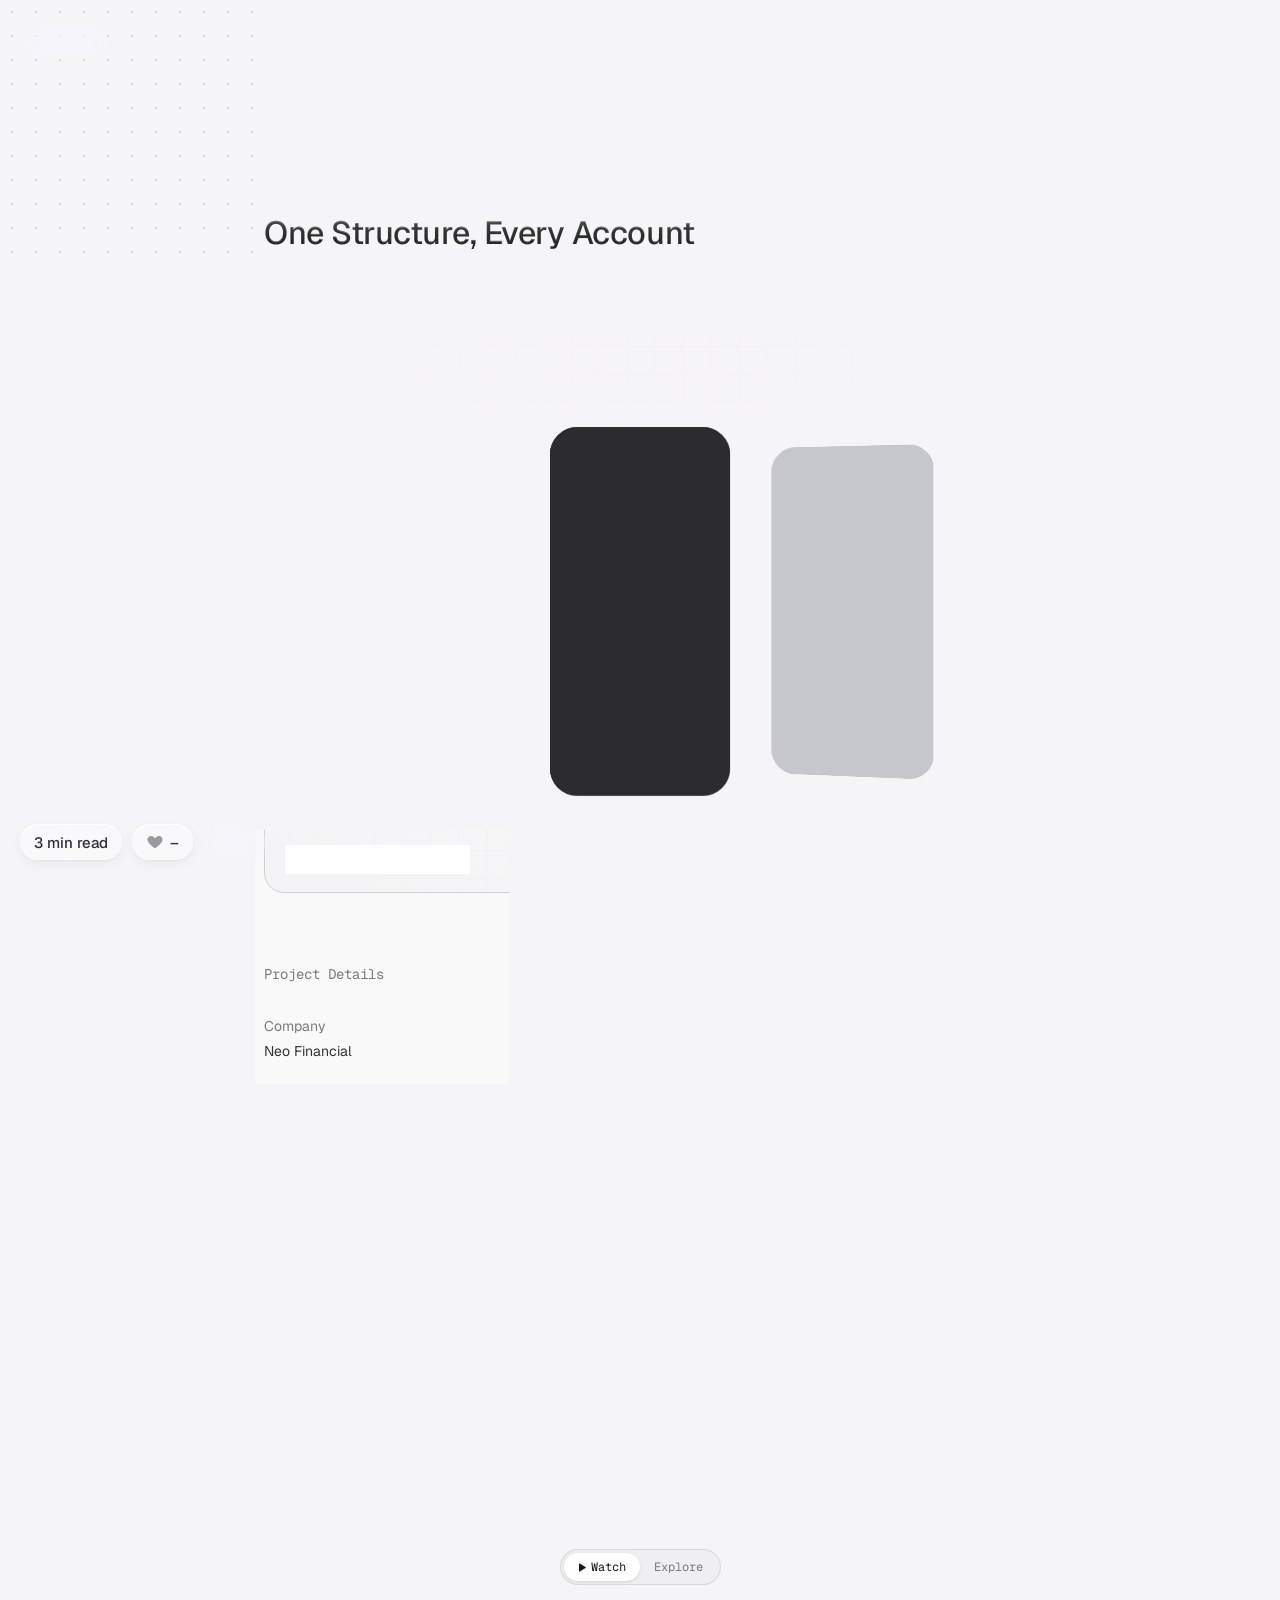
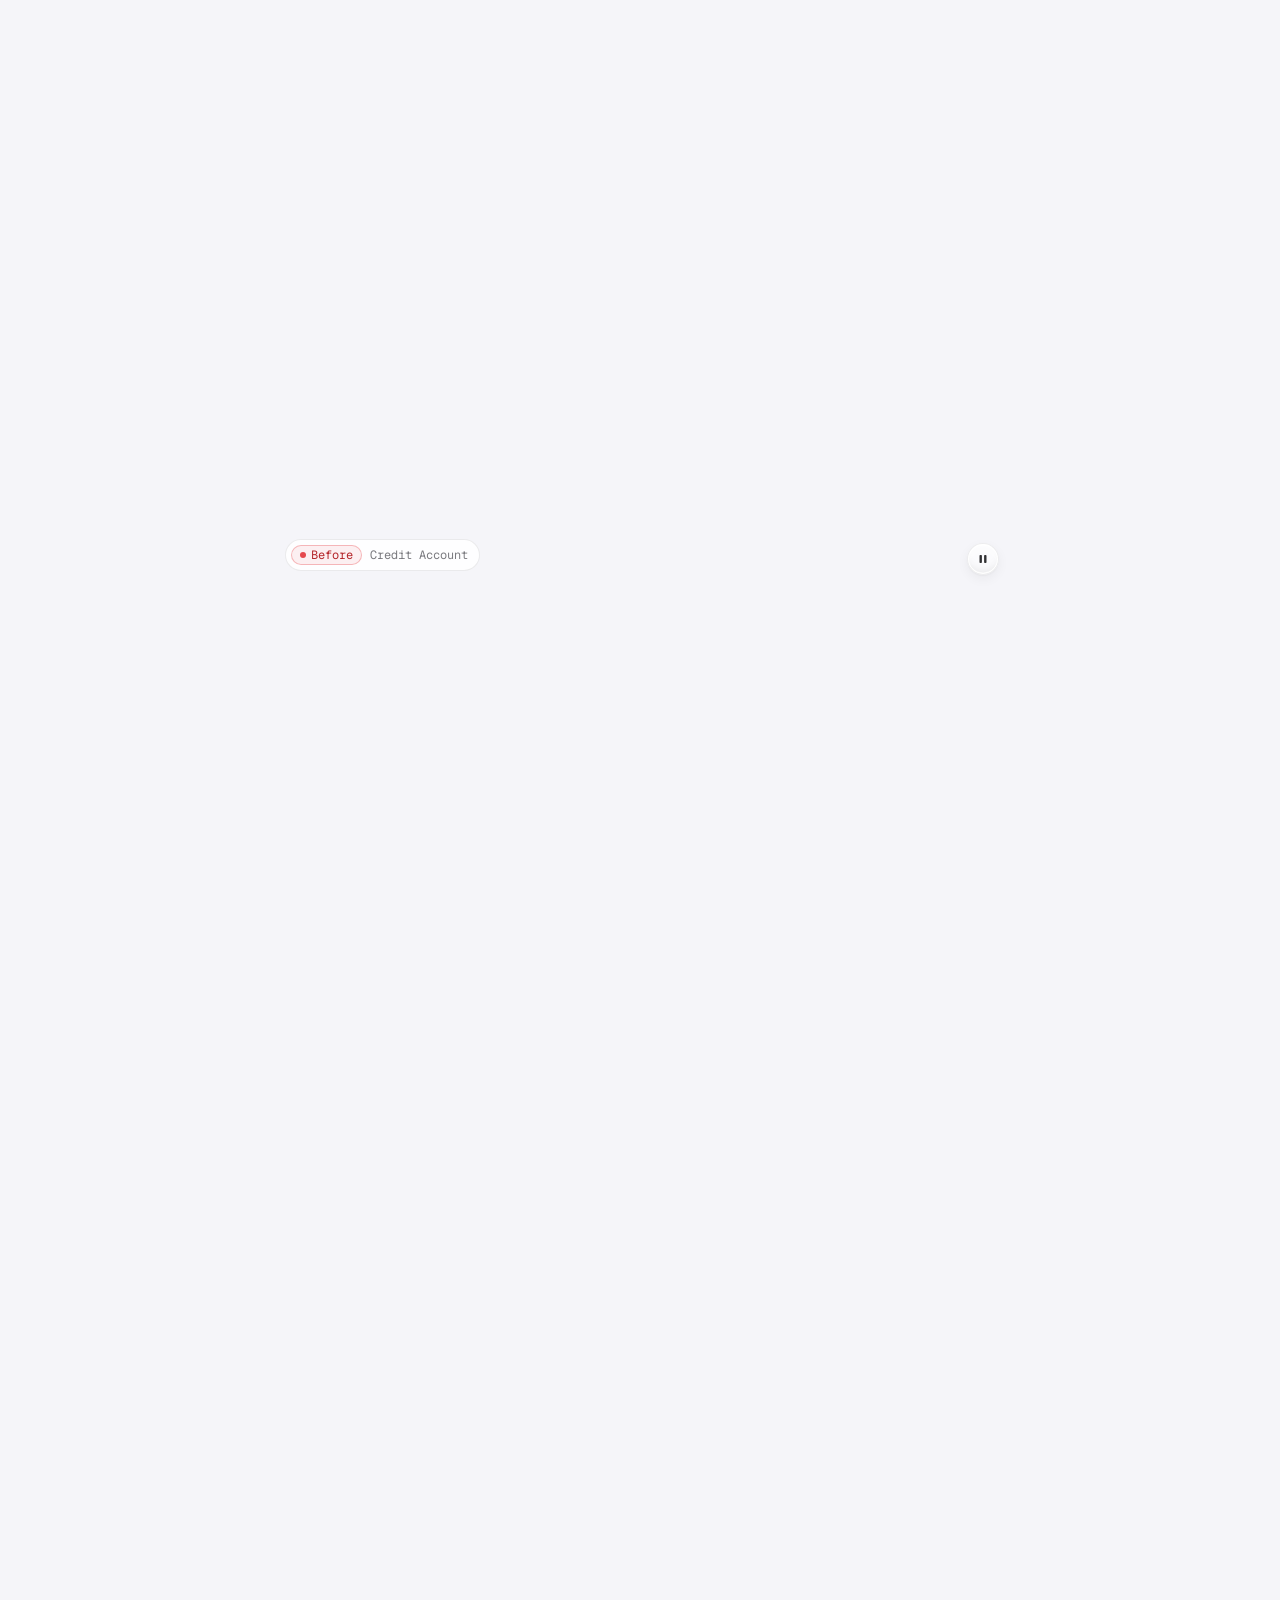
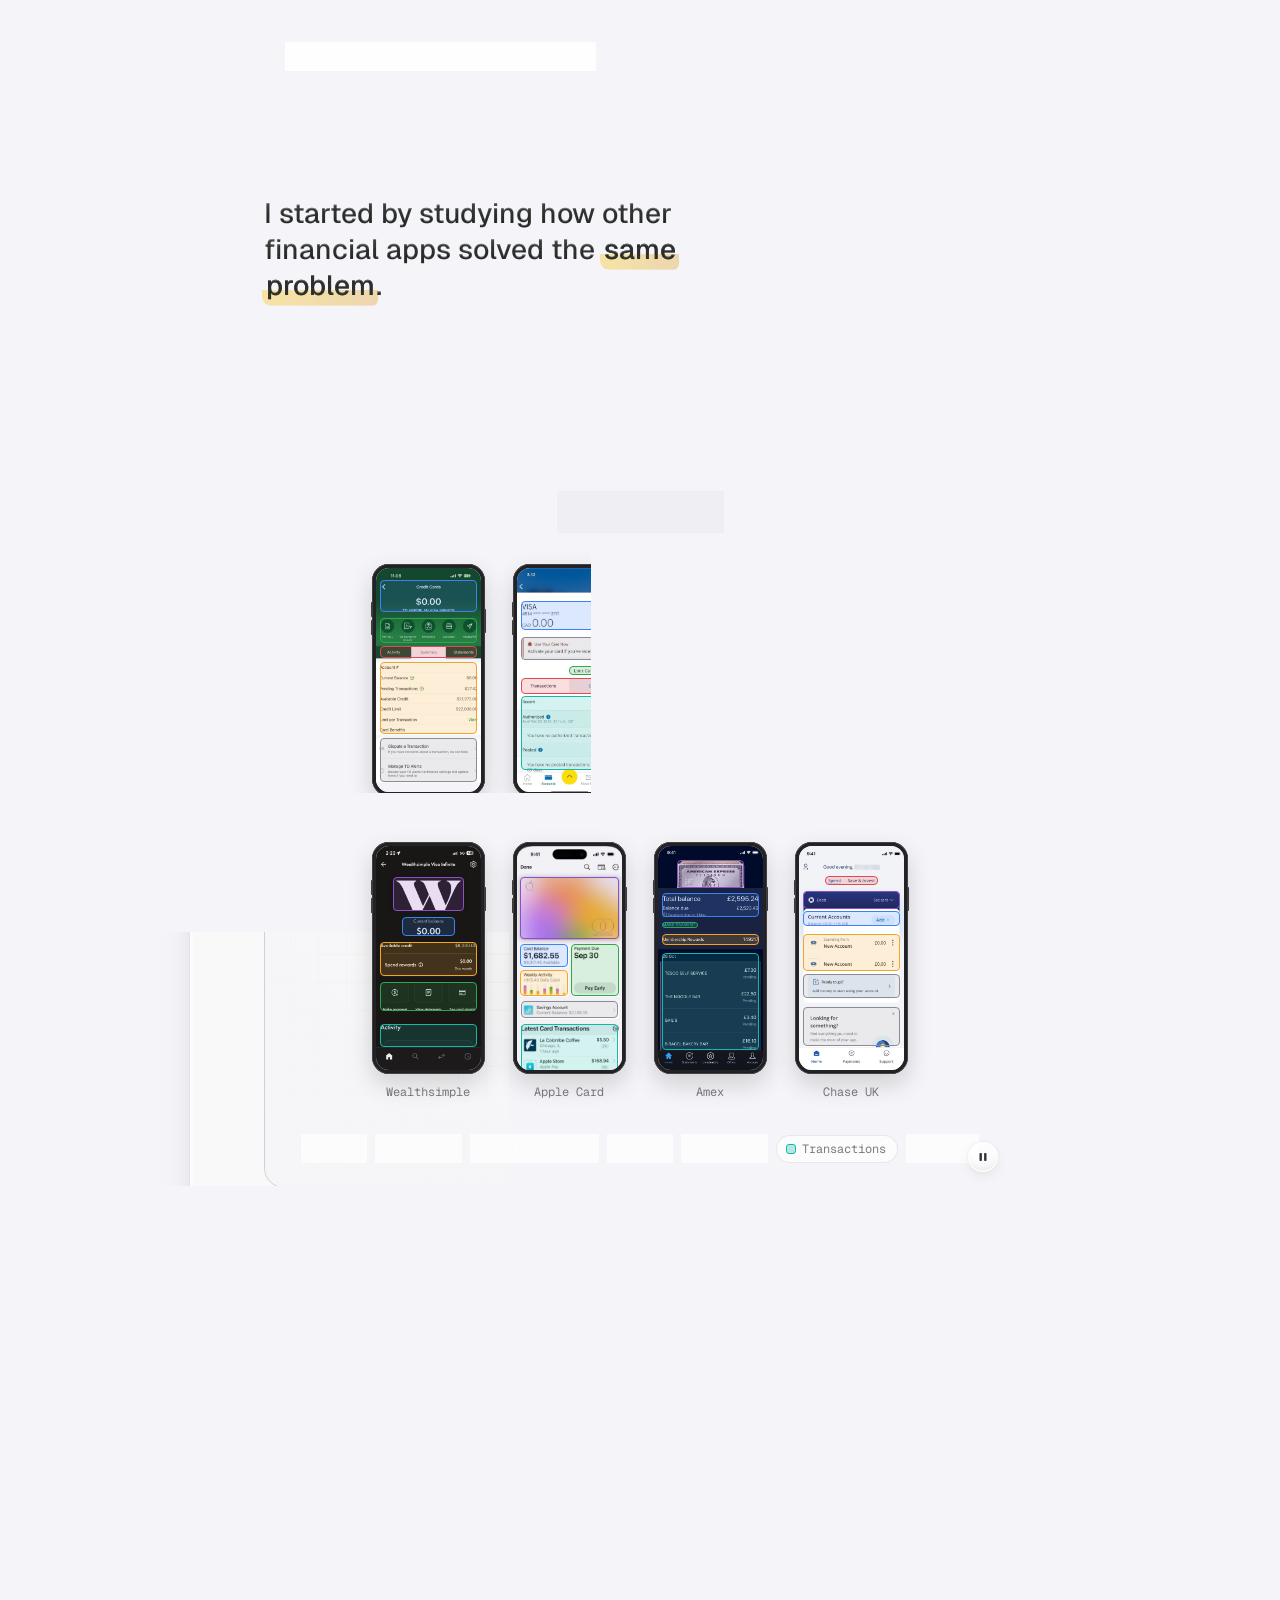
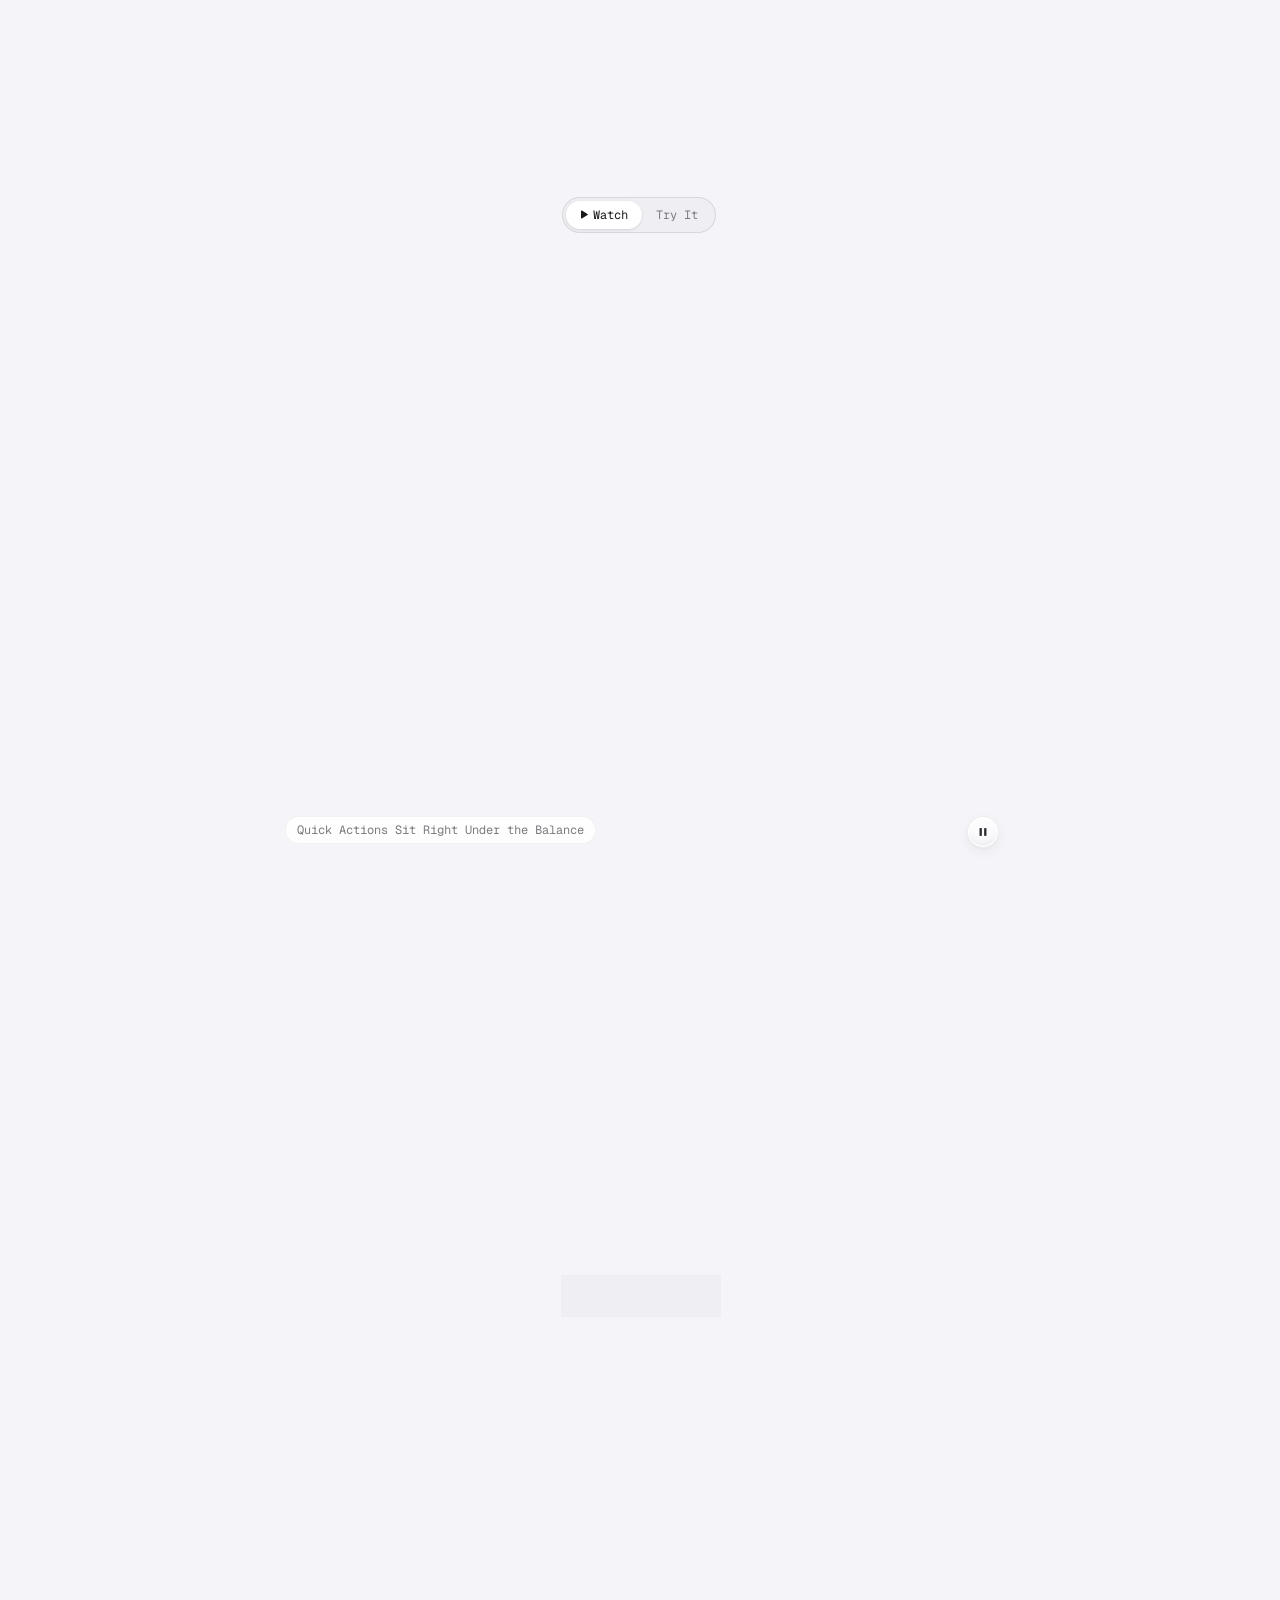
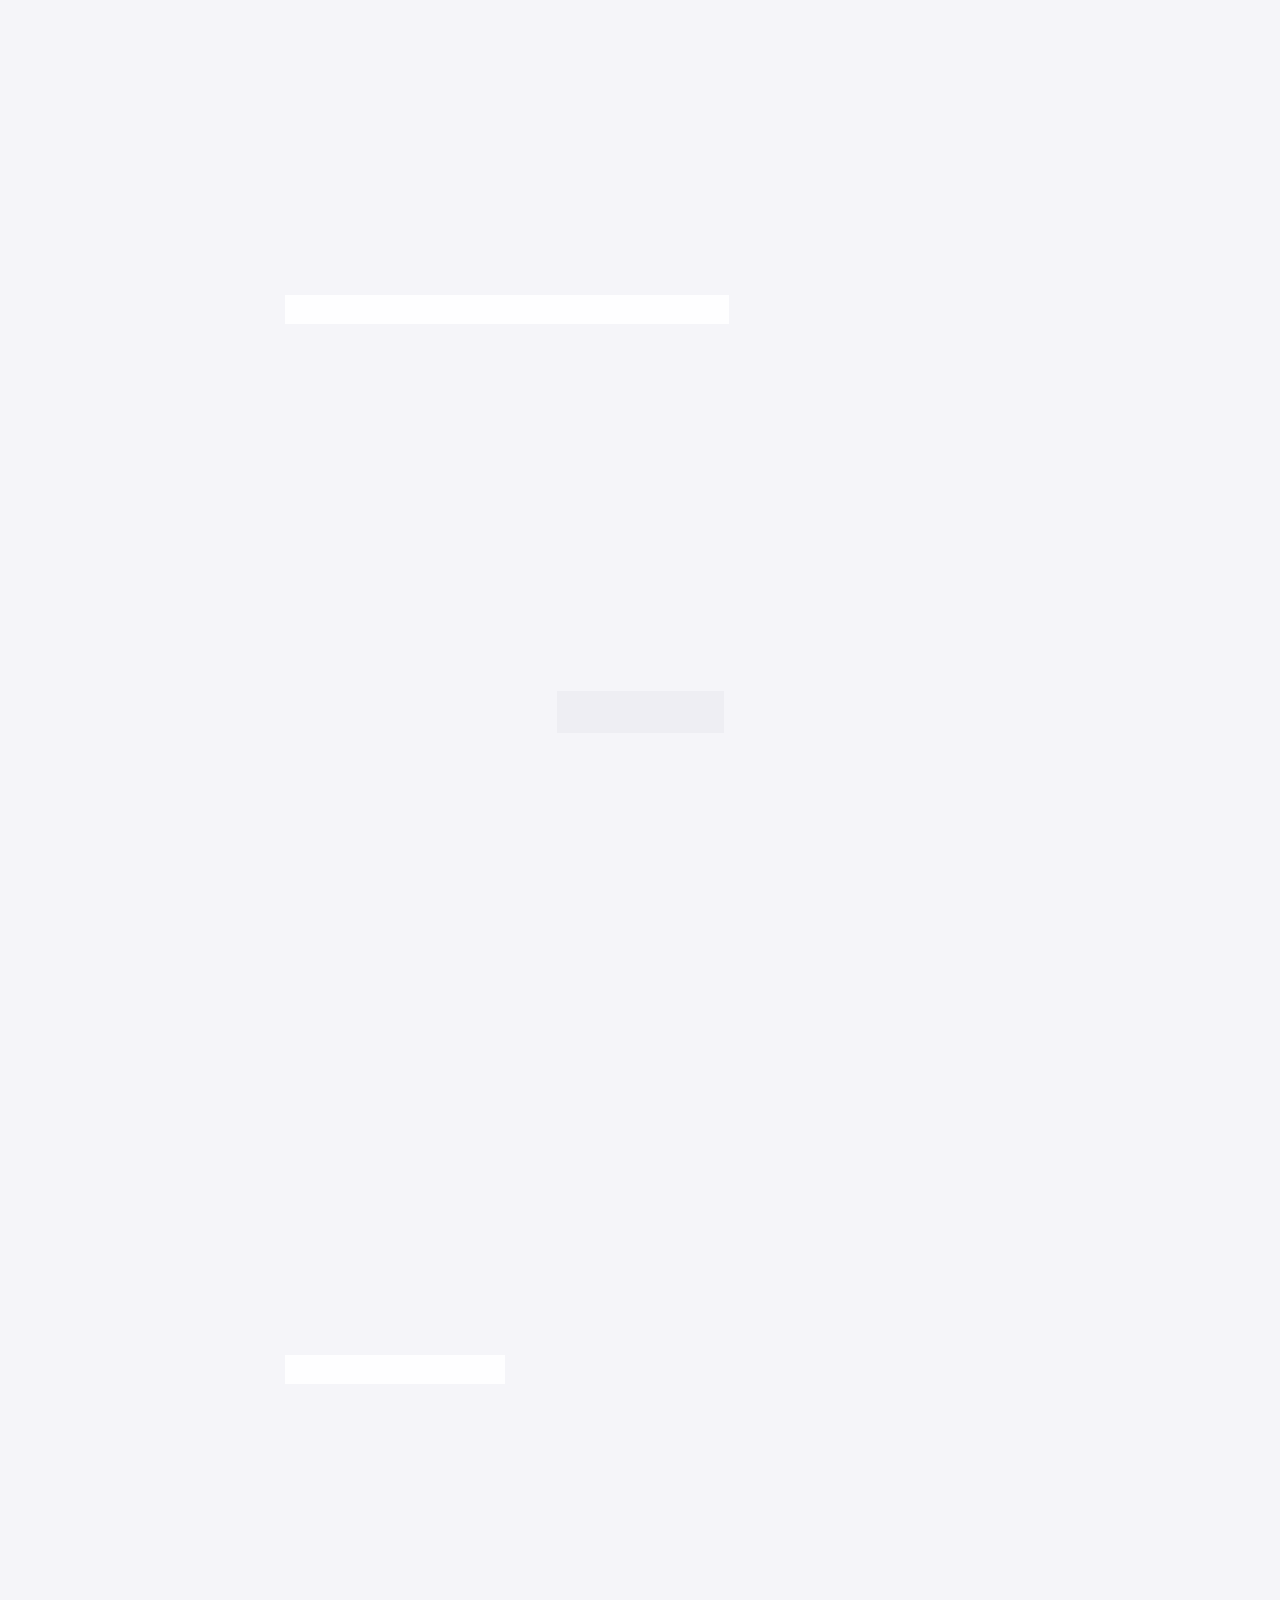
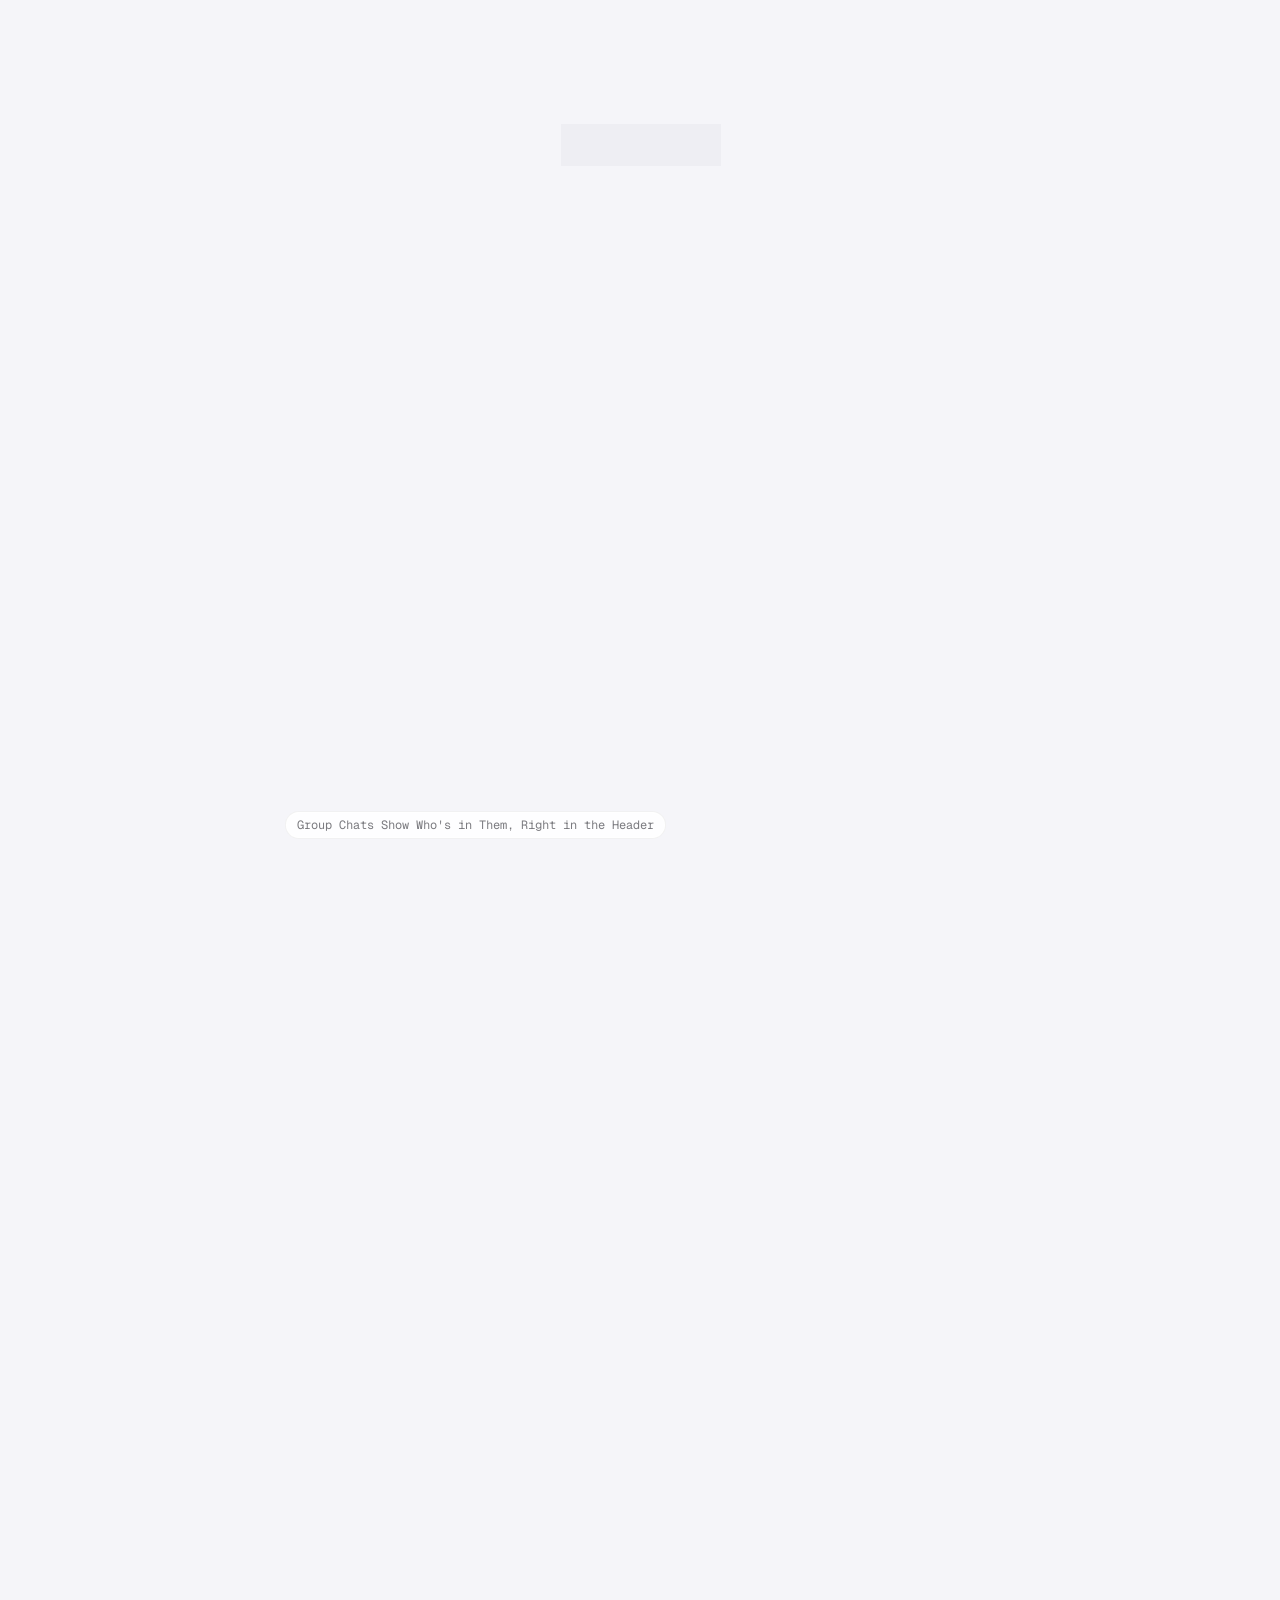
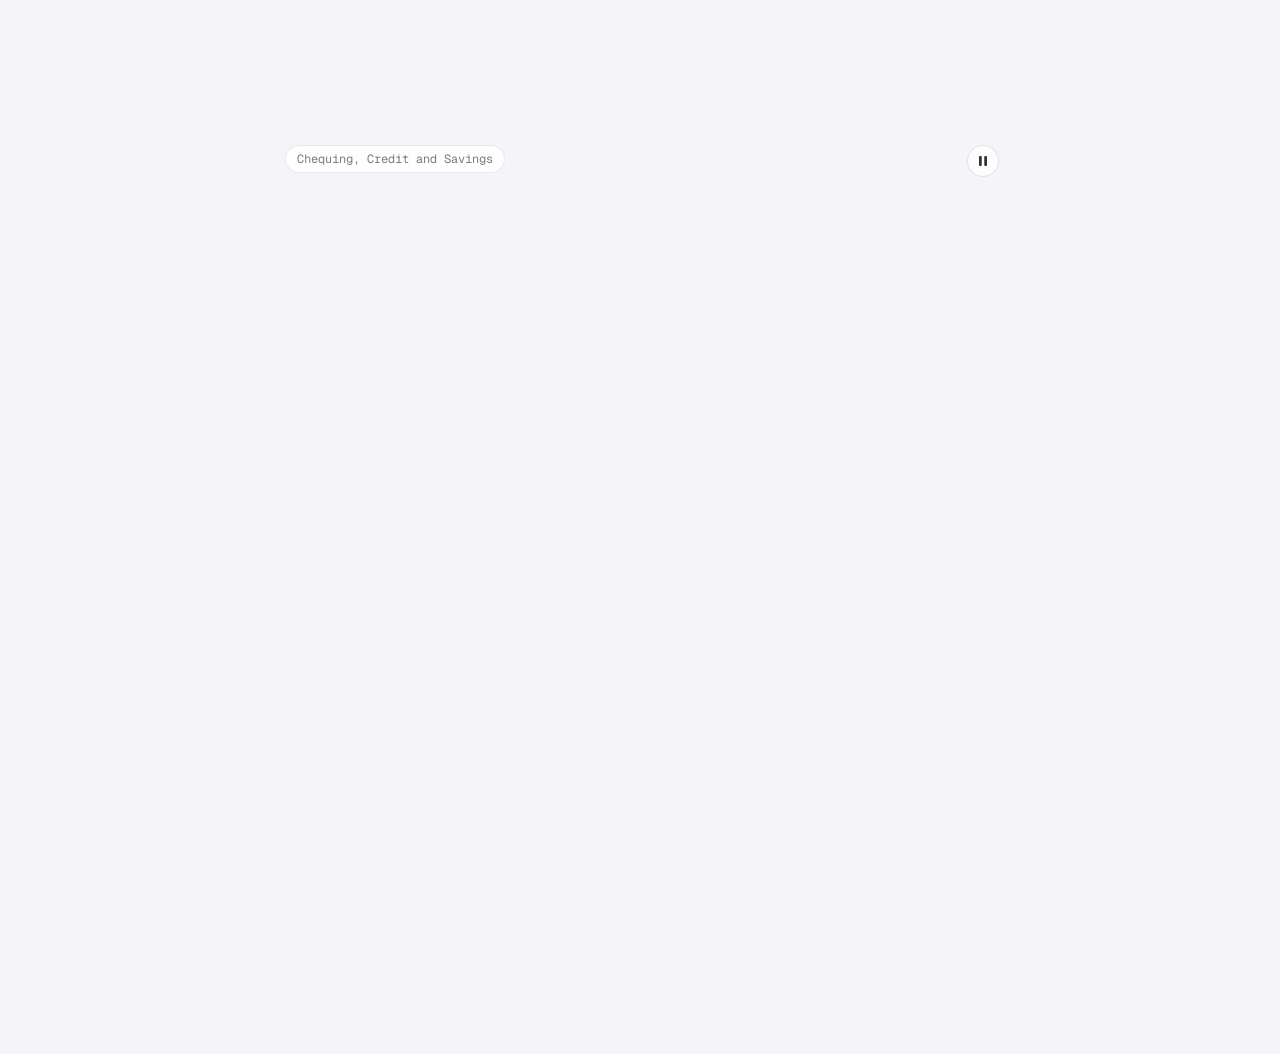
<file: accounts-architecture.html>
<!DOCTYPE html>
<html lang="en" class="page-resume page-case">
<head>
  <meta charset="UTF-8">
  <meta name="viewport" content="width=device-width, initial-scale=1.0">
  <title>One Structure, Every Account | Edward A. Marroquin</title>
  <meta name="description" content="Designing Credit, Chequing, and Savings to work as one family.">
  <!-- Placeholder content: keep out of search results until the write-up is real -->
  <meta name="robots" content="noindex">
  <meta name="theme-color" content="#f9f9fa">
  <link rel="icon" href="favicon.svg" type="image/svg+xml">
  <link rel="icon" href="favicon-32.png" type="image/png" sizes="32x32">
  <link rel="apple-touch-icon" href="apple-touch-icon.png">
  <link rel="preconnect" href="https://fonts.googleapis.com">
  <link rel="preconnect" href="https://fonts.gstatic.com" crossorigin>
  <link href="https://fonts.googleapis.com/css2?family=Geist:wght@400;500;600;700&family=Geist+Mono:wght@400&display=swap" rel="stylesheet">
  <link rel="stylesheet" href="style.css?v=900">  <!-- bump the number after changing style.css so browsers load the new version -->
  <script src="page-transitions.js?v=54"></script>
  <!-- Hold the first paint until the page is parsed, so a page transition has the whole page to animate -->
  <link rel="expect" href="#page-end" blocking="render">
</head>
<body>

  <!-- The titles' finish (see "Title finish" in style.css): a faint light along
       the letters' top edges and a fine frosted grain, like the resume's name -->
  <svg width="0" height="0" style="position: absolute" aria-hidden="true" focusable="false">
    <defs>
      <filter id="wm-glass" x="-5%" y="-5%" width="110%" height="110%" color-interpolation-filters="sRGB">
        <feOffset in="SourceAlpha" dy="1.3" result="down"/>
        <feComposite in="SourceAlpha" in2="down" operator="out" result="edge"/>
        <feGaussianBlur in="edge" stdDeviation="0.5" result="edgeSoft"/>
        <feFlood flood-color="#fff" flood-opacity="0.28"/>
        <feComposite in2="edgeSoft" operator="in" result="rim"/>
        <feTurbulence type="fractalNoise" baseFrequency="0.9" numOctaves="2" seed="4" result="noise"/>
        <feColorMatrix in="noise" type="matrix" values="0 0 0 0 1  0 0 0 0 1  0 0 0 0 1  0 0 0 0.16 0" result="grain"/>
        <feComposite in="grain" in2="SourceAlpha" operator="in" result="frost"/>
        <feMerge><feMergeNode in="SourceGraphic"/><feMergeNode in="frost"/><feMergeNode in="rim"/></feMerge>
      </filter>
    </defs>
  </svg>

  <div class="dot-grid" aria-hidden="true"></div>

  <!-- Reading progress line across the top of the window (reading-progress.js) -->
  <div class="reading-progress" aria-hidden="true"></div>

  <!-- Progressive blur at the top of the window (see "Top blur" in style.css) -->
  <div class="top-blur" aria-hidden="true"><div></div><div></div><div></div><div></div></div>

  <a class="glass-button case-back" href="./#case-studies">Back</a>

  <!-- Contents: placeholder sections, a small list beside the paper (wide screens only) -->
  <nav class="page-toc" aria-label="On this page">
    <ul>
      <li><a href="#intro">Intro</a></li>
      <li><a href="#overview">Overview</a></li>
      <li><a href="#the-problem">Problem</a></li>
      <li><a href="#the-approach">Approach</a></li>
      <li><a href="#the-design">Design</a></li>
      <li><a href="#the-outcome">Outcome</a></li>
      <li><a href="#reflections">Reflections</a></li>
    </ul>
  </nav>

  <main class="resume-wrap">
    <div class="resume-frame">
      <div class="resume-shadow" aria-hidden="true"></div>
      <article class="resume" id="intro">
        <!-- Folded top-right corner; hovering it lifts the fold -->
        <span class="fold" aria-hidden="true"><span class="fold-flap"></span></span>
        <p class="case-page-eyebrow">Project 01</p>
        <h1 class="case-page-title">One Structure, Every Account</h1>
        <p class="case-page-desc">Designing Credit, Chequing, and Savings to work as one family.</p>


        <!-- Hero (hero-stack.js): the Credit account design head on
             (copied in from the showcase below), with two blueprints of the
             same screen fanning out to its left and right when the page
             opens (the drafting zones, measured from it, over a gradient grid). -->
        <div class="hero-stack case-hero" data-shot="images/accounts-hero.jpg" data-zones='{"settings":[59.99,315.02,39.99,39.99],"card":[123.98,19.99,334.97,36],"balance":[192.53,20.55,333.9,221.44],"actions":[461.96,20.55,333.9,93.48],"details":[603.43,20.55,333.9,160.73]}' role="img" aria-label="The Credit account design between two blueprints of its layout">
          <div class="hs-stage" aria-hidden="true">
            <div class="hs-layer case-anim" data-layer="0"><div class="case-anim-phone"><div class="phone-mock-body"><div class="phone-mock-screen"></div></div></div></div>
            <div class="hs-layer case-anim" data-layer="1"><div class="case-anim-phone"><div class="phone-mock-body"><div class="phone-mock-screen"></div></div></div></div>
            <div class="hs-layer case-anim is-credit" data-layer="2"><div class="case-anim-phone"><div class="phone-mock-body"><div class="phone-mock-screen"></div></div></div></div>
          </div>
          <p class="proto-hint">One Structure Rules All</p>
        </div>


        <!-- Project details, under the hero -->
        <section class="case-page-section" id="project-details">
          <h2 class="case-eyebrow">Project Details</h2>
          <dl class="case-details">
            <div>
              <dt>Company</dt>
              <dd>Neo Financial</dd>
            </div>
            <div>
              <dt>My Role</dt>
              <dd>Lead Designer</dd>
            </div>
            <div>
              <dt>Collaborators</dt>
              <dd>Head of Design, PM, Mobile Engineering</dd>
            </div>
            <div>
              <dt>Time Period</dt>
              <dd>June–September 2025 (4 months)</dd>
            </div>
            <div>
              <dt>Status</dt>
              <dd class="case-details-status"><span class="case-details-dot" aria-hidden="true"></span>Launched September 2025</dd>
            </div>
          </dl>
        </section>

        <!-- Outcomes, hidden for now (until the real numbers are in): remove
             "hidden" from the divider and the section to show them again -->
        <hr class="case-divider" hidden>

        <section class="case-page-section" id="outcomes" hidden>
          <h2 class="case-eyebrow">Outcomes</h2>
          <!-- Placeholder results: replace each XX with the real number -->
          <ul class="case-outcomes">
            <li>
              <p class="case-outcome-stat">+XX pts <svg width="22" height="22" viewBox="0 0 24 24" fill="none" aria-hidden="true"><path d="M12 20V4M5 11l7-7 7 7" stroke="currentColor" stroke-width="2" stroke-linecap="round" stroke-linejoin="round"/></svg></p>
              <p class="case-outcome-label">Improved NPS score after launch</p>
            </li>
            <li>
              <p class="case-outcome-stat">XX% <svg width="22" height="22" viewBox="0 0 24 24" fill="none" aria-hidden="true"><path d="M12 20V4M5 11l7-7 7 7" stroke="currentColor" stroke-width="2" stroke-linecap="round" stroke-linejoin="round"/></svg></p>
              <p class="case-outcome-label">Improved discoverability of features</p>
            </li>
            <li>
              <p class="case-outcome-stat">XX% <svg width="22" height="22" viewBox="0 0 24 24" fill="none" aria-hidden="true"><path d="M12 4v16M5 13l7 7 7-7" stroke="currentColor" stroke-width="2" stroke-linecap="round" stroke-linejoin="round"/></svg></p>
              <p class="case-outcome-label">Reduction of payment questions to support</p>
            </li>
          </ul>
        </section>

        <hr class="case-divider">

        <section class="case-page-section" id="overview">
          <p class="case-eyebrow">Overview</p>
          <h2>As Neo Financial continued to grow, its account experiences needed a <mark class="case-mark case-mark-green">refresh</mark>.</h2>
          <p>I led the design of <strong>Credit</strong>, <strong>Chequing</strong>, and <strong>Savings</strong> accounts, giving them a clearer, more consistent look with <strong>simple rules for where actions and features belong</strong>.</p>
        </section>

        <!-- Before/after: "Watch" wipes each account's old screen away to reveal the
             new one (compare-wipe.js); "Explore" is the slider with both phones -->
        <div class="compare-slider" data-mode="watch">
          <div class="compare-topbar">
            <div class="approach-toggle proto-mode" role="group" aria-label="Mode">
              <button type="button" class="approach-toggle-button" data-mode="watch" aria-pressed="true"><svg class="toggle-icon" width="8" height="9" viewBox="0 0 8 9" aria-hidden="true"><path d="M1 1.1v6.8a.6.6 0 0 0 .9.5l5.6-3.4a.6.6 0 0 0 0-1L1.9.6A.6.6 0 0 0 1 1.1Z" fill="currentColor"/></svg>Watch</button>
              <button type="button" class="approach-toggle-button" data-mode="explore" aria-pressed="false">Explore</button>
            </div>
            <span class="compare-topbar-divider" aria-hidden="true"></span>
            <div class="approach-toggle compare-accounts" role="group" aria-label="Account">
              <button type="button" class="approach-toggle-button" data-slide="0" aria-pressed="true">Credit</button>
              <button type="button" class="approach-toggle-button" data-slide="1" aria-pressed="false">Chequing</button>
              <button type="button" class="approach-toggle-button" data-slide="2" aria-pressed="false">Savings</button>
            </div>
          </div>
          <hr class="mode-divider">
          <div class="compare-watch" aria-hidden="true">
            <p class="compare-slide-title compare-watch-title">Credit Account</p>
            <div class="compare-wipe">
              <div class="phone-mock-body">
                <div class="phone-mock-screen">
                  <img class="compare-wipe-after" src="images/neo-credit-after.avif" width="1125" height="4968" alt="" loading="lazy">
                  <div class="compare-wipe-before"><img src="images/neo-credit-before.avif" width="1125" height="5739" alt="" loading="lazy"></div>
                  <span class="compare-wipe-line"><span class="compare-wipe-handle"><svg width="14" height="14" viewBox="0 0 14 14" fill="none" stroke="currentColor" stroke-width="1.5" stroke-linecap="round" stroke-linejoin="round"><path d="M5 3.5 1.5 7 5 10.5M9 3.5 12.5 7 9 10.5"/></svg></span></span>
                </div>
              </div>
            </div>
            <p class="proto-hint compare-watch-hint"></p>
          </div>
          <div class="compare-slider-track">
            <section class="compare-slide" aria-label="Credit Account, 1 of 3">
              <div class="compare-pair">
              <figure class="compare-mock">
                <div class="phone-mock">
                  <div class="phone-mock-body">
                    <div class="phone-mock-screen">
                      <div class="phone-mock-scroll">
                        <img src="images/neo-credit-before.avif" width="1125" height="5739" alt="The old Neo World Mastercard screen, with the balance and credit details first, then payment options and recent transactions" loading="lazy">
                      </div>
                      <div class="phone-mock-status" aria-hidden="true"><img src="images/neo-credit-before.avif" width="1125" height="5739" alt="" loading="lazy"></div>
                      <div class="phone-mock-buttons">
                        <button class="phone-mock-button" type="button" data-scroll="up" aria-label="Scroll the before credit account screen up"><svg width="14" height="14" viewBox="0 0 14 14" fill="none" stroke="currentColor" stroke-width="1.5" stroke-linecap="round" stroke-linejoin="round" aria-hidden="true"><path d="M7 11.5v-9M3.25 6.25 7 2.5l3.75 3.75"/></svg></button>
                        <button class="phone-mock-button" type="button" data-scroll="down" aria-label="Scroll the before credit account screen down"><svg width="14" height="14" viewBox="0 0 14 14" fill="none" stroke="currentColor" stroke-width="1.5" stroke-linecap="round" stroke-linejoin="round" aria-hidden="true"><path d="M7 2.5v9M3.25 7.75 7 11.5l3.75-3.75"/></svg></button>
                      </div>
                    </div>
                  </div>
                </div>
                <figcaption class="compare-label">Before</figcaption>
              </figure>
              <figure class="compare-mock">
                <div class="phone-mock">
                  <div class="phone-mock-body">
                    <div class="phone-mock-screen">
                      <div class="phone-mock-scroll">
                        <img src="images/neo-credit-after.avif" width="1125" height="4968" alt="The Neo World Mastercard screen design, with the card at the top, quick actions, a statement section, rewards and recent transactions" loading="lazy">
                      </div>
                      <div class="phone-mock-status" aria-hidden="true"><img src="images/neo-credit-after.avif" width="1125" height="4968" alt="" loading="lazy"></div>
                      <div class="phone-mock-buttons">
                        <button class="phone-mock-button" type="button" data-scroll="up" aria-label="Scroll the after credit account screen up"><svg width="14" height="14" viewBox="0 0 14 14" fill="none" stroke="currentColor" stroke-width="1.5" stroke-linecap="round" stroke-linejoin="round" aria-hidden="true"><path d="M7 11.5v-9M3.25 6.25 7 2.5l3.75 3.75"/></svg></button>
                        <button class="phone-mock-button" type="button" data-scroll="down" aria-label="Scroll the after credit account screen down"><svg width="14" height="14" viewBox="0 0 14 14" fill="none" stroke="currentColor" stroke-width="1.5" stroke-linecap="round" stroke-linejoin="round" aria-hidden="true"><path d="M7 2.5v9M3.25 7.75 7 11.5l3.75-3.75"/></svg></button>
                      </div>
                    </div>
                  </div>
                </div>
                <figcaption class="compare-label compare-label-after">After</figcaption>
              </figure>
              </div>
            </section>
            <section class="compare-slide" aria-label="Chequing Account, 2 of 3" inert>
              <div class="compare-pair">
              <figure class="compare-mock">
                <div class="phone-mock">
                  <div class="phone-mock-body">
                    <div class="phone-mock-screen">
                      <div class="phone-mock-scroll">
                        <img src="images/neo-chequing-before.avif" width="1125" height="5919" alt="The old My Chequing screen, with the balance, interest details, ways to move money and recent transactions" loading="lazy">
                      </div>
                      <div class="phone-mock-status" aria-hidden="true"><img src="images/neo-chequing-before.avif" width="1125" height="5919" alt="" loading="lazy"></div>
                      <div class="phone-mock-buttons">
                        <button class="phone-mock-button" type="button" data-scroll="up" aria-label="Scroll the before chequing account screen up"><svg width="14" height="14" viewBox="0 0 14 14" fill="none" stroke="currentColor" stroke-width="1.5" stroke-linecap="round" stroke-linejoin="round" aria-hidden="true"><path d="M7 11.5v-9M3.25 6.25 7 2.5l3.75 3.75"/></svg></button>
                        <button class="phone-mock-button" type="button" data-scroll="down" aria-label="Scroll the before chequing account screen down"><svg width="14" height="14" viewBox="0 0 14 14" fill="none" stroke="currentColor" stroke-width="1.5" stroke-linecap="round" stroke-linejoin="round" aria-hidden="true"><path d="M7 2.5v9M3.25 7.75 7 11.5l3.75-3.75"/></svg></button>
                      </div>
                    </div>
                  </div>
                </div>
                <figcaption class="compare-label">Before</figcaption>
              </figure>
              <figure class="compare-mock">
                <div class="phone-mock">
                  <div class="phone-mock-body">
                    <div class="phone-mock-screen">
                      <div class="phone-mock-scroll">
                        <img src="images/neo-chequing-after.avif" width="1125" height="4785" alt="The My Chequing screen design, with the card at the top, quick actions, an interest section and recent transactions" loading="lazy">
                      </div>
                      <div class="phone-mock-status" aria-hidden="true"><img src="images/neo-chequing-after.avif" width="1125" height="4785" alt="" loading="lazy"></div>
                      <div class="phone-mock-buttons">
                        <button class="phone-mock-button" type="button" data-scroll="up" aria-label="Scroll the after chequing account screen up"><svg width="14" height="14" viewBox="0 0 14 14" fill="none" stroke="currentColor" stroke-width="1.5" stroke-linecap="round" stroke-linejoin="round" aria-hidden="true"><path d="M7 11.5v-9M3.25 6.25 7 2.5l3.75 3.75"/></svg></button>
                        <button class="phone-mock-button" type="button" data-scroll="down" aria-label="Scroll the after chequing account screen down"><svg width="14" height="14" viewBox="0 0 14 14" fill="none" stroke="currentColor" stroke-width="1.5" stroke-linecap="round" stroke-linejoin="round" aria-hidden="true"><path d="M7 2.5v9M3.25 7.75 7 11.5l3.75-3.75"/></svg></button>
                      </div>
                    </div>
                  </div>
                </div>
                <figcaption class="compare-label compare-label-after">After</figcaption>
              </figure>
              </div>
            </section>
            <section class="compare-slide" aria-label="Savings Account, 3 of 3" inert>
              <div class="compare-pair">
              <figure class="compare-mock">
                <div class="phone-mock">
                  <div class="phone-mock-body">
                    <div class="phone-mock-screen">
                      <div class="phone-mock-scroll">
                        <img src="images/neo-savings-before.avif" width="1125" height="3525" alt="The old Hawaii Trip savings screen, with the balance, interest details, ways to move money, goal progress and recent transactions" loading="lazy">
                      </div>
                      <div class="phone-mock-status" aria-hidden="true"><img src="images/neo-savings-before.avif" width="1125" height="3525" alt="" loading="lazy"></div>
                      <div class="phone-mock-buttons">
                        <button class="phone-mock-button" type="button" data-scroll="up" aria-label="Scroll the before high-interest savings account screen up"><svg width="14" height="14" viewBox="0 0 14 14" fill="none" stroke="currentColor" stroke-width="1.5" stroke-linecap="round" stroke-linejoin="round" aria-hidden="true"><path d="M7 11.5v-9M3.25 6.25 7 2.5l3.75 3.75"/></svg></button>
                        <button class="phone-mock-button" type="button" data-scroll="down" aria-label="Scroll the before high-interest savings account screen down"><svg width="14" height="14" viewBox="0 0 14 14" fill="none" stroke="currentColor" stroke-width="1.5" stroke-linecap="round" stroke-linejoin="round" aria-hidden="true"><path d="M7 2.5v9M3.25 7.75 7 11.5l3.75-3.75"/></svg></button>
                      </div>
                    </div>
                  </div>
                </div>
                <figcaption class="compare-label">Before</figcaption>
              </figure>
              <figure class="compare-mock">
                <div class="phone-mock">
                  <div class="phone-mock-body">
                    <div class="phone-mock-screen">
                      <div class="phone-mock-scroll">
                        <img src="images/neo-savings-after.avif" width="1125" height="5298" alt="The Hawaii Trip savings screen design, with quick actions, goal progress, an interest section and recent transactions" loading="lazy">
                      </div>
                      <div class="phone-mock-status" aria-hidden="true"><img src="images/neo-savings-after.avif" width="1125" height="5298" alt="" loading="lazy"></div>
                      <div class="phone-mock-buttons">
                        <button class="phone-mock-button" type="button" data-scroll="up" aria-label="Scroll the after high-interest savings account screen up"><svg width="14" height="14" viewBox="0 0 14 14" fill="none" stroke="currentColor" stroke-width="1.5" stroke-linecap="round" stroke-linejoin="round" aria-hidden="true"><path d="M7 11.5v-9M3.25 6.25 7 2.5l3.75 3.75"/></svg></button>
                        <button class="phone-mock-button" type="button" data-scroll="down" aria-label="Scroll the after high-interest savings account screen down"><svg width="14" height="14" viewBox="0 0 14 14" fill="none" stroke="currentColor" stroke-width="1.5" stroke-linecap="round" stroke-linejoin="round" aria-hidden="true"><path d="M7 2.5v9M3.25 7.75 7 11.5l3.75-3.75"/></svg></button>
                      </div>
                    </div>
                  </div>
                </div>
                <figcaption class="compare-label compare-label-after">After</figcaption>
              </figure>
              </div>
            </section>
          </div>
          <p class="proto-hint compare-watch-hint compare-explore-hint" aria-hidden="true">Credit Account</p>
        </div>

        <section class="case-page-section" id="the-problem">
          <p class="case-eyebrow">The Problem</p>
          <h2>The old tab-based layout made key information and features <mark class="case-mark case-mark-red">harder to find</mark>.</h2>
          <p><mark class="case-mark case-mark-red">Support calls</mark> and <mark class="case-mark case-mark-red">in-app feedback</mark> kept pointing to the same issues:</p>
          <ul class="case-list-bullets">
            <li><strong>Card management</strong> was hard to find across chequing and credit accounts.</li>
            <li><strong>Credit statements</strong> were difficult to locate, leading to customer support calls.</li>
            <li><strong>Outstanding balances</strong> weren't always clear, leaving credit customers unsure of how much they owed.</li>
            <li><strong>Upcoming features had no home.</strong> Features like joint chequing had no clear place in the old structure.</li>
          </ul>
        </section>

        <!-- The Problem: the old Credit account three times, once per tab.
             Everything past the balance (transactions, the card, statements
             and settings) sat behind the same row of tabs, outlined in red.
             Built in HTML from the old screens. -->
        <div class="problem-tabs" role="img" aria-label="The old Credit account on each of its three tabs: Transactions, Cards and Details. The card, statements and account settings all sat behind the same row of tabs.">
          <div class="pt-row" aria-hidden="true">
              <div class="ob-phone"><div class="phone-mock-body"><div class="phone-mock-screen"><div class="ob-app"><div class="na-header ob-header oc-header"><div class="na-status"><span class="na-time">9:41</span><img class="na-cellular" src="images/neo-ui/cellular.svg" width="17" height="11" alt="" loading="lazy" decoding="async"><img class="na-wifi" src="images/neo-ui/wifi.svg" width="15" height="11" alt="" loading="lazy" decoding="async"><span class="na-battery"><span></span><img src="images/neo-ui/battery-cap.svg" width="1.33" height="4" alt="" loading="lazy" decoding="async"></span></div><div class="ob-nav"><img src="images/neo-ui/old-back.svg" width="24" height="24" alt="" loading="lazy" decoding="async"><span class="ob-title"><b class="oc-title"><span class="tw-run"><span class="tw" style="--w: 1.8501; --h: 1.2998; --x: 0.0000; --y: 0.0000"><i>Neo</i></span> <span class="tw" style="--w: 2.6421; --h: 1.2998; --x: 1.9531; --y: 0.0000"><i>World</i></span> <span class="tw" style="--w: 5.0581; --h: 1.2998; --x: 4.7031; --y: 0.0000"><i>Mastercard</i></span></span><sup><span class="tw-run"><span class="tw" style="--w: 0.3945; --h: 0.0000; --x: 9.8594; --y: 0.0000"><i>®</i></span></span></sup></b></span></div></div><div class="oc-main"><div class="ob-balance oc-balance"><p class="ob-label"><span class="tw-run"><span class="tw" style="--w: 3.3521; --h: 1.2500; --x: 10.3594; --y: 0.0000"><i>Current</i></span> <span class="tw" style="--w: 3.4702; --h: 1.2500; --x: 13.8125; --y: 0.0000"><i>balance</i></span></span></p><div class="ob-amount"><b><span class="tw-run"><span class="tw" style="--w: 4.0681; --h: 1.2632; --x: 17.3906; --y: 0.0000"><i>$1,234.56</i></span></span></b><span class="ob-eye"><img src="images/neo-ui/old-hide.svg" width="20" height="20" alt="" loading="lazy" decoding="async"></span></div><p class="ob-details"><span class="tw-run"><span class="tw" style="--w: 2.0720; --h: 1.2500; --x: 21.5625; --y: 0.0000"><i>View</i></span> <span class="tw" style="--w: 2.8562; --h: 1.2500; --x: 23.7344; --y: 0.0000"><i>details</i></span></span><img src="images/neo-ui/old-chevron-down.svg" width="20" height="20" alt="" loading="lazy" decoding="async"></p></div><p class="oc-link"><span class="tw-run"><span class="tw" style="--w: 3.5332; --h: 1.2500; --x: 26.6875; --y: 0.0000"><i>Manage</i></span> <span class="tw" style="--w: 2.5422; --h: 1.2500; --x: 30.3281; --y: 0.0000"><i>credit</i></span> <span class="tw" style="--w: 1.8201; --h: 1.2500; --x: 32.9688; --y: 0.0000"><i>limit</i></span></span><svg width="16" height="16" viewBox="0 0 16 16" fill="none" aria-hidden="true"><path d="m6 3.5 4.5 4.5L6 12.5" stroke="currentColor" stroke-width="1.6" stroke-linecap="round" stroke-linejoin="round"></path></svg></p><div class="oc-tile oc-pay"><p class="oc-status"><span class="oc-check"><img src="images/neo-ui/check-circle.svg" width="20" height="20" alt="" loading="lazy" decoding="async"></span><span class="tw-run"><span class="tw" style="--w: 1.2581; --h: 1.2500; --x: 34.8906; --y: 0.0000"><i>No</i></span> <span class="tw" style="--w: 3.7871; --h: 1.2500; --x: 36.2500; --y: 0.0000"><i>payment</i></span> <span class="tw" style="--w: 1.6982; --h: 1.2500; --x: 40.1406; --y: 0.0000"><i>due</i></span></span></p><span class="oc-button"><span class="tw-run"><span class="tw" style="--w: 1.5242; --h: 1.3333; --x: 41.9375; --y: 0.0000"><i>Pay</i></span> <span class="tw" style="--w: 1.8120; --h: 1.3333; --x: 43.5625; --y: 0.0000"><i>now</i></span></span></span></div><div class="oc-tile oc-line"><span class="oc-icon-label"><img src="images/neo-ui/autopay.svg" width="20" height="20" alt="" loading="lazy" decoding="async"><span class="tw-run"><span class="tw" style="--w: 3.9822; --h: 1.3333; --x: 45.4688; --y: 0.0000"><i>Auto-Pay</i></span></span></span><span class="oc-off"><span class="tw-run"><span class="tw" style="--w: 1.3220; --h: 1.3333; --x: 0.0000; --y: 1.4375"><i>Off</i></span></span><img class="ob-chev" src="images/neo-ui/chevron-right.svg" width="24" height="24" alt="" loading="lazy" decoding="async"></span></div></div><div class="ob-tabs"><span class="ob-tab is-on"><span class="tw-run"><span class="tw" style="--w: 5.7952; --h: 1.2500; --x: 1.4219; --y: 1.4375"><i>Transactions</i></span></span></span><span class="ob-tab"><span class="tw-run"><span class="tw" style="--w: 2.6660; --h: 1.2500; --x: 7.3125; --y: 1.4375"><i>Cards</i></span></span></span><span class="ob-tab"><span class="tw-run"><span class="tw" style="--w: 3.1211; --h: 1.2500; --x: 10.0781; --y: 1.4375"><i>Details</i></span></span></span></div><div class="ob-panel oc-list"><div class="oc-tx"><img class="oc-avatar" src="images/neo-ui/merchant-park.png" width="40" height="40" alt="" loading="lazy" decoding="async"><span class="oc-tx-text"><b><span class="tw-run"><span class="tw" style="--w: 1.8652; --h: 1.3333; --x: 13.2969; --y: 1.4375"><i>Park</i></span> <span class="tw" style="--w: 2.9160; --h: 1.3333; --x: 15.2656; --y: 1.4375"><i>Coffee</i></span> <span class="tw" style="--w: 3.7202; --h: 1.3333; --x: 18.2813; --y: 1.4375"><i>Roasters</i></span></span></b><small><span class="tw-run"><span class="tw" style="--w: 1.3191; --h: 1.3333; --x: 22.1094; --y: 1.4375"><i>Jul</i></span> <span class="tw" style="--w: 0.9502; --h: 1.3333; --x: 23.5313; --y: 1.4375"><i>10</i></span> <span class="tw" style="--w: 0.4011; --h: 1.3333; --x: 24.5781; --y: 1.4375"><i>•</i></span> <span class="tw" style="--w: 3.6062; --h: 1.3333; --x: 25.0781; --y: 1.4375"><i>Pending</i></span></span></small></span><span class="oc-tx-amount"><span class="tw-run"><span class="tw" style="--w: 3.1040; --h: 1.3333; --x: 28.7813; --y: 1.4375"><i>-$12.45</i></span></span><small class="oc-chip"><span class="tw-run"><span class="tw" style="--w: 2.5081; --h: 1.4543; --x: 31.9844; --y: 1.4375"><i>$5.00</i></span></span></small></span></div><div class="oc-tx"><span class="oc-avatar is-dark"><img src="images/neo-ui/category-cashback.svg" width="24" height="24" alt="" loading="lazy" decoding="async"></span><span class="oc-tx-text"><b><span class="tw-run"><span class="tw" style="--w: 3.6631; --h: 1.3333; --x: 34.5938; --y: 1.4375"><i>Rewards</i></span> <span class="tw" style="--w: 2.2231; --h: 1.3333; --x: 38.3594; --y: 1.4375"><i>Cash</i></span> <span class="tw" style="--w: 1.6421; --h: 1.3333; --x: 40.6875; --y: 1.4375"><i>Out</i></span></span></b><small><span class="tw-run"><span class="tw" style="--w: 1.3191; --h: 1.3333; --x: 22.1094; --y: 1.4375"><i>Jul</i></span> <span class="tw" style="--w: 0.5662; --h: 1.3333; --x: 42.4375; --y: 1.4375"><i>8</i></span></span></small></span><span class="oc-tx-amount"><span class="tw-run"><span class="tw" style="--w: 3.0742; --h: 1.3333; --x: 43.1094; --y: 1.4375"><i>$30.00</i></span></span></span></div><div class="oc-tx"><img class="oc-avatar" src="images/neo-ui/merchant-perks.png" width="40" height="40" alt="" loading="lazy" decoding="async"><span class="oc-tx-text"><b><span class="tw-run"><span class="tw" style="--w: 1.8062; --h: 1.3333; --x: 46.2813; --y: 1.4375"><i>Neo</i></span> <span class="tw" style="--w: 2.3401; --h: 1.3333; --x: 0.0000; --y: 3.0000"><i>Perks</i></span> <span class="tw" style="--w: 3.7681; --h: 1.3333; --x: 2.4375; --y: 3.0000"><i>Payment</i></span></span></b><small><span class="tw-run"><span class="tw" style="--w: 1.3191; --h: 1.3333; --x: 22.1094; --y: 1.4375"><i>Jul</i></span> <span class="tw" style="--w: 0.5581; --h: 1.3333; --x: 6.3125; --y: 3.0000"><i>5</i></span></span></small></span><span class="oc-tx-amount"><span class="tw-run"><span class="tw" style="--w: 2.7351; --h: 1.3333; --x: 6.9688; --y: 3.0000"><i>-$9.99</i></span></span></span></div><div class="oc-tx"><span class="oc-avatar is-grey"><img src="images/neo-ui/category-fees.svg" width="24" height="24" alt="" loading="lazy" decoding="async"></span><span class="oc-tx-text"><b><span class="tw-run"><span class="tw" style="--w: 2.1770; --h: 1.3333; --x: 9.8125; --y: 3.0000"><i>Rush</i></span> <span class="tw" style="--w: 5.7922; --h: 1.3333; --x: 12.0938; --y: 3.0000"><i>Replacement</i></span> <span class="tw" style="--w: 1.6182; --h: 1.3333; --x: 17.9844; --y: 3.0000"><i>Fee</i></span></span></b><small><span class="tw-run"><span class="tw" style="--w: 1.3191; --h: 1.3333; --x: 22.1094; --y: 1.4375"><i>Jul</i></span> <span class="tw" style="--w: 0.5391; --h: 1.3333; --x: 19.7031; --y: 3.0000"><i>3</i></span></span></small></span><span class="oc-tx-amount"><span class="tw-run"><span class="tw" style="--w: 3.2690; --h: 1.3333; --x: 20.3438; --y: 3.0000"><i>-$29.99</i></span></span></span></div></div></div></div></div></div>
              <div class="ob-phone"><div class="phone-mock-body"><div class="phone-mock-screen"><div class="ob-app"><div class="na-header ob-header oc-header"><div class="na-status"><span class="na-time">9:41</span><img class="na-cellular" src="images/neo-ui/cellular.svg" width="17" height="11" alt="" loading="lazy" decoding="async"><img class="na-wifi" src="images/neo-ui/wifi.svg" width="15" height="11" alt="" loading="lazy" decoding="async"><span class="na-battery"><span></span><img src="images/neo-ui/battery-cap.svg" width="1.33" height="4" alt="" loading="lazy" decoding="async"></span></div><div class="ob-nav"><img src="images/neo-ui/old-back.svg" width="24" height="24" alt="" loading="lazy" decoding="async"><span class="ob-title"><b class="oc-title"><span class="tw-run"><span class="tw" style="--w: 1.8501; --h: 1.2998; --x: 0.0000; --y: 0.0000"><i>Neo</i></span> <span class="tw" style="--w: 2.6421; --h: 1.2998; --x: 1.9531; --y: 0.0000"><i>World</i></span> <span class="tw" style="--w: 5.0581; --h: 1.2998; --x: 4.7031; --y: 0.0000"><i>Mastercard</i></span></span><sup><span class="tw-run"><span class="tw" style="--w: 0.3945; --h: 0.0000; --x: 9.8594; --y: 0.0000"><i>®</i></span></span></sup></b></span></div></div><div class="oc-main"><div class="ob-balance oc-balance"><p class="ob-label"><span class="tw-run"><span class="tw" style="--w: 3.3521; --h: 1.2500; --x: 10.3594; --y: 0.0000"><i>Current</i></span> <span class="tw" style="--w: 3.4702; --h: 1.2500; --x: 13.8125; --y: 0.0000"><i>balance</i></span></span></p><div class="ob-amount"><b><span class="tw-run"><span class="tw" style="--w: 4.0681; --h: 1.2632; --x: 17.3906; --y: 0.0000"><i>$1,234.56</i></span></span></b><span class="ob-eye"><img src="images/neo-ui/old-hide.svg" width="20" height="20" alt="" loading="lazy" decoding="async"></span></div><p class="ob-details"><span class="tw-run"><span class="tw" style="--w: 2.0720; --h: 1.2500; --x: 21.5625; --y: 0.0000"><i>View</i></span> <span class="tw" style="--w: 2.8562; --h: 1.2500; --x: 23.7344; --y: 0.0000"><i>details</i></span></span><img src="images/neo-ui/old-chevron-down.svg" width="20" height="20" alt="" loading="lazy" decoding="async"></p></div><p class="oc-link"><span class="tw-run"><span class="tw" style="--w: 3.5332; --h: 1.2500; --x: 26.6875; --y: 0.0000"><i>Manage</i></span> <span class="tw" style="--w: 2.5422; --h: 1.2500; --x: 30.3281; --y: 0.0000"><i>credit</i></span> <span class="tw" style="--w: 1.8201; --h: 1.2500; --x: 32.9688; --y: 0.0000"><i>limit</i></span></span><svg width="16" height="16" viewBox="0 0 16 16" fill="none" aria-hidden="true"><path d="m6 3.5 4.5 4.5L6 12.5" stroke="currentColor" stroke-width="1.6" stroke-linecap="round" stroke-linejoin="round"></path></svg></p><div class="oc-tile oc-pay"><p class="oc-status"><span class="oc-check"><img src="images/neo-ui/check-circle.svg" width="20" height="20" alt="" loading="lazy" decoding="async"></span><span class="tw-run"><span class="tw" style="--w: 1.2581; --h: 1.2500; --x: 34.8906; --y: 0.0000"><i>No</i></span> <span class="tw" style="--w: 3.7871; --h: 1.2500; --x: 36.2500; --y: 0.0000"><i>payment</i></span> <span class="tw" style="--w: 1.6982; --h: 1.2500; --x: 40.1406; --y: 0.0000"><i>due</i></span></span></p><span class="oc-button"><span class="tw-run"><span class="tw" style="--w: 1.5242; --h: 1.3333; --x: 41.9375; --y: 0.0000"><i>Pay</i></span> <span class="tw" style="--w: 1.8120; --h: 1.3333; --x: 43.5625; --y: 0.0000"><i>now</i></span></span></span></div><div class="oc-tile oc-line"><span class="oc-icon-label"><img src="images/neo-ui/autopay.svg" width="20" height="20" alt="" loading="lazy" decoding="async"><span class="tw-run"><span class="tw" style="--w: 3.9822; --h: 1.3333; --x: 45.4688; --y: 0.0000"><i>Auto-Pay</i></span></span></span><span class="oc-off"><span class="tw-run"><span class="tw" style="--w: 1.3220; --h: 1.3333; --x: 0.0000; --y: 1.4375"><i>Off</i></span></span><img class="ob-chev" src="images/neo-ui/chevron-right.svg" width="24" height="24" alt="" loading="lazy" decoding="async"></span></div></div><div class="ob-tabs"><span class="ob-tab"><span class="tw-run"><span class="tw" style="--w: 5.7952; --h: 1.2500; --x: 1.4219; --y: 1.4375"><i>Transactions</i></span></span></span><span class="ob-tab is-on"><span class="tw-run"><span class="tw" style="--w: 2.6660; --h: 1.2500; --x: 7.3125; --y: 1.4375"><i>Cards</i></span></span></span><span class="ob-tab"><span class="tw-run"><span class="tw" style="--w: 3.1211; --h: 1.2500; --x: 10.0781; --y: 1.4375"><i>Details</i></span></span></span></div><div class="ob-panel"><div class="ob-row ob-card-row"><span class="ob-card"><img src="images/neo-ui/card-chequing.avif" width="74" height="48" alt="" loading="lazy" decoding="async"><img class="ob-card-layer" src="images/neo-ui/card-chequing-logo.png" alt="" style="top: 11.11%; left: 7.16%; width: 33.44%; height: 15.97%" loading="lazy" decoding="async"><img class="ob-card-layer" src="images/neo-ui/card-mc-2.svg" alt="" style="top: 64.58%; left: 70.24%; width: 23.79%; height: 24.33%" loading="lazy" decoding="async"></span><span class="ob-card-text"><b><span class="tw-run"><span class="tw" style="--w: 1.8062; --h: 1.2500; --x: 23.7188; --y: 3.0000"><i>Neo</i></span> <span class="tw" style="--w: 4.9001; --h: 1.2500; --x: 25.6250; --y: 3.0000"><i>Mastercard</i></span></span></b><small><span class="tw-run"><span class="tw" style="--w: 1.6040; --h: 1.3333; --x: 30.6250; --y: 3.0000"><i>••••</i></span> <span class="tw" style="--w: 1.9602; --h: 1.3333; --x: 32.3281; --y: 3.0000"><i>1234</i></span></span></small></span><img class="ob-chev" src="images/neo-ui/chevron-right.svg" width="24" height="24" alt="" loading="lazy" decoding="async"></div></div></div></div></div></div>
              <div class="ob-phone"><div class="phone-mock-body"><div class="phone-mock-screen"><div class="ob-app"><div class="na-header ob-header oc-header"><div class="na-status"><span class="na-time">9:41</span><img class="na-cellular" src="images/neo-ui/cellular.svg" width="17" height="11" alt="" loading="lazy" decoding="async"><img class="na-wifi" src="images/neo-ui/wifi.svg" width="15" height="11" alt="" loading="lazy" decoding="async"><span class="na-battery"><span></span><img src="images/neo-ui/battery-cap.svg" width="1.33" height="4" alt="" loading="lazy" decoding="async"></span></div><div class="ob-nav"><img src="images/neo-ui/old-back.svg" width="24" height="24" alt="" loading="lazy" decoding="async"><span class="ob-title"><b class="oc-title"><span class="tw-run"><span class="tw" style="--w: 1.8501; --h: 1.2998; --x: 0.0000; --y: 0.0000"><i>Neo</i></span> <span class="tw" style="--w: 2.6421; --h: 1.2998; --x: 1.9531; --y: 0.0000"><i>World</i></span> <span class="tw" style="--w: 5.0581; --h: 1.2998; --x: 4.7031; --y: 0.0000"><i>Mastercard</i></span></span><sup><span class="tw-run"><span class="tw" style="--w: 0.3945; --h: 0.0000; --x: 9.8594; --y: 0.0000"><i>®</i></span></span></sup></b></span></div></div><div class="oc-main"><div class="ob-balance oc-balance"><p class="ob-label"><span class="tw-run"><span class="tw" style="--w: 3.3521; --h: 1.2500; --x: 10.3594; --y: 0.0000"><i>Current</i></span> <span class="tw" style="--w: 3.4702; --h: 1.2500; --x: 13.8125; --y: 0.0000"><i>balance</i></span></span></p><div class="ob-amount"><b><span class="tw-run"><span class="tw" style="--w: 4.0681; --h: 1.2632; --x: 17.3906; --y: 0.0000"><i>$1,234.56</i></span></span></b><span class="ob-eye"><img src="images/neo-ui/old-hide.svg" width="20" height="20" alt="" loading="lazy" decoding="async"></span></div><p class="ob-details"><span class="tw-run"><span class="tw" style="--w: 2.0720; --h: 1.2500; --x: 21.5625; --y: 0.0000"><i>View</i></span> <span class="tw" style="--w: 2.8562; --h: 1.2500; --x: 23.7344; --y: 0.0000"><i>details</i></span></span><img src="images/neo-ui/old-chevron-down.svg" width="20" height="20" alt="" loading="lazy" decoding="async"></p></div><p class="oc-link"><span class="tw-run"><span class="tw" style="--w: 3.5332; --h: 1.2500; --x: 26.6875; --y: 0.0000"><i>Manage</i></span> <span class="tw" style="--w: 2.5422; --h: 1.2500; --x: 30.3281; --y: 0.0000"><i>credit</i></span> <span class="tw" style="--w: 1.8201; --h: 1.2500; --x: 32.9688; --y: 0.0000"><i>limit</i></span></span><svg width="16" height="16" viewBox="0 0 16 16" fill="none" aria-hidden="true"><path d="m6 3.5 4.5 4.5L6 12.5" stroke="currentColor" stroke-width="1.6" stroke-linecap="round" stroke-linejoin="round"></path></svg></p><div class="oc-tile oc-pay"><p class="oc-status"><span class="oc-check"><img src="images/neo-ui/check-circle.svg" width="20" height="20" alt="" loading="lazy" decoding="async"></span><span class="tw-run"><span class="tw" style="--w: 1.2581; --h: 1.2500; --x: 34.8906; --y: 0.0000"><i>No</i></span> <span class="tw" style="--w: 3.7871; --h: 1.2500; --x: 36.2500; --y: 0.0000"><i>payment</i></span> <span class="tw" style="--w: 1.6982; --h: 1.2500; --x: 40.1406; --y: 0.0000"><i>due</i></span></span></p><span class="oc-button"><span class="tw-run"><span class="tw" style="--w: 1.5242; --h: 1.3333; --x: 41.9375; --y: 0.0000"><i>Pay</i></span> <span class="tw" style="--w: 1.8120; --h: 1.3333; --x: 43.5625; --y: 0.0000"><i>now</i></span></span></span></div><div class="oc-tile oc-line"><span class="oc-icon-label"><img src="images/neo-ui/autopay.svg" width="20" height="20" alt="" loading="lazy" decoding="async"><span class="tw-run"><span class="tw" style="--w: 3.9822; --h: 1.3333; --x: 45.4688; --y: 0.0000"><i>Auto-Pay</i></span></span></span><span class="oc-off"><span class="tw-run"><span class="tw" style="--w: 1.3220; --h: 1.3333; --x: 0.0000; --y: 1.4375"><i>Off</i></span></span><img class="ob-chev" src="images/neo-ui/chevron-right.svg" width="24" height="24" alt="" loading="lazy" decoding="async"></span></div></div><div class="ob-tabs"><span class="ob-tab"><span class="tw-run"><span class="tw" style="--w: 5.7952; --h: 1.2500; --x: 1.4219; --y: 1.4375"><i>Transactions</i></span></span></span><span class="ob-tab"><span class="tw-run"><span class="tw" style="--w: 2.6660; --h: 1.2500; --x: 7.3125; --y: 1.4375"><i>Cards</i></span></span></span><span class="ob-tab is-on"><span class="tw-run"><span class="tw" style="--w: 3.1211; --h: 1.2500; --x: 10.0781; --y: 1.4375"><i>Details</i></span></span></span></div><div class="ob-panel"><div class="ob-row"><span><span class="tw-run"><span class="tw" style="--w: 3.6982; --h: 1.2500; --x: 34.3906; --y: 3.0000"><i>Account</i></span> <span class="tw" style="--w: 2.8562; --h: 1.2500; --x: 23.7344; --y: 0.0000"><i>details</i></span></span></span></div><div class="ob-row"><span><span class="tw-run"><span class="tw" style="--w: 2.0720; --h: 1.2500; --x: 21.5625; --y: 0.0000"><i>View</i></span> <span class="tw" style="--w: 4.8101; --h: 1.2500; --x: 38.1875; --y: 3.0000"><i>statements</i></span></span></span></div><div class="ob-row"><span><span class="tw-run"><span class="tw" style="--w: 1.6230; --h: 1.2500; --x: 43.0938; --y: 3.0000"><i>Get</i></span> <span class="tw" style="--w: 3.4702; --h: 1.2500; --x: 13.8125; --y: 0.0000"><i>balance</i></span> <span class="tw" style="--w: 4.5251; --h: 1.2500; --x: 44.8125; --y: 3.0000"><i>protection</i></span></span></span></div><div class="ob-row"><span><span class="tw-run"><span class="tw" style="--w: 2.0720; --h: 1.2500; --x: 21.5625; --y: 0.0000"><i>View</i></span> <span class="tw" style="--w: 5.1650; --h: 1.2500; --x: 0.0000; --y: 4.4375"><i>agreements</i></span></span></span></div><div class="ob-row is-red"><span><span class="tw-run"><span class="tw" style="--w: 2.4971; --h: 1.2500; --x: 5.2656; --y: 4.4375"><i>Close</i></span> <span class="tw" style="--w: 3.5942; --h: 1.2500; --x: 7.8594; --y: 4.4375"><i>account</i></span></span></span></div></div></div></div></div></div>
            <span class="pt-outline"></span>
          </div>
          <p class="proto-hint">Everything Hid Behind the Same Three Tabs</p>
        </div>

        <section class="case-page-section" id="the-approach">
          <p class="case-eyebrow">The Approach</p>
          <h2>I started by studying how other financial apps solved the <mark class="case-mark case-mark-yellow">same problem</mark>.</h2>
          <p>I looked at how fintechs, big banks and other popular apps organized their accounts: their navigation, what they put first, and how people reached everyday actions.</p>
          <p>Then I pulled <strong>the best ideas</strong> into something that fit Neo.</p>
        </section>

        <!-- Competitive analysis: each screen's layout is color-coded by zone (see "Approach board" in style.css) -->
        <div class="approach-board" data-mode="watch" data-stage="grid">
          <div class="mode-bar">
            <div class="approach-toggle approach-mode" role="group" aria-label="Mode">
              <button type="button" class="approach-toggle-button" data-mode="watch" aria-pressed="true"><svg class="toggle-icon" width="8" height="9" viewBox="0 0 8 9" aria-hidden="true"><path d="M1 1.1v6.8a.6.6 0 0 0 .9.5l5.6-3.4a.6.6 0 0 0 0-1L1.9.6A.6.6 0 0 0 1 1.1Z" fill="currentColor"/></svg>Watch</button>
              <button type="button" class="approach-toggle-button" data-mode="explore" aria-pressed="false">Explore</button>
            </div>
            <div class="approach-controls">
              <div class="approach-toggle approach-view" role="group" aria-label="View">
                <button type="button" class="approach-toggle-button" data-view="screens" aria-pressed="true">Screens</button>
                <button type="button" class="approach-toggle-button" data-view="wireframes" aria-pressed="false">Wireframes</button>
              </div>
            </div>
          </div>
          <hr class="mode-divider">
          <div class="approach-stage">
          <div class="approach-grid">
            <figure class="approach-phone">
              <div class="phone-mock-body">
                <div class="phone-mock-screen">
                  <div class="approach-shot">
                    <img src="images/approach-td.jpg" width="720" height="1564" alt="TD credit card account screen" loading="lazy">
                    <div class="approach-zones" aria-hidden="true"><span class="approach-zone" data-zone="balance" style="top:5.5%;height:14.0%;left:4%;width:92%"></span><span class="approach-zone" data-zone="actions" style="top:21.8%;height:10.9%;left:4%;width:92%"></span><span class="approach-zone" data-zone="tabs" style="top:34.2%;height:5.3%;left:4%;width:92%"></span><span class="approach-zone" data-zone="details" style="top:41.1%;height:31.6%;left:4%;width:92%"></span><span class="approach-zone" data-zone="other" style="top:74.5%;height:19.1%;left:4%;width:92%"></span></div>
                  </div>
                </div>
              </div>
              <figcaption>TD</figcaption>
            </figure>
            <figure class="approach-phone">
              <div class="phone-mock-body">
                <div class="phone-mock-screen">
                  <div class="approach-shot">
                    <img src="images/approach-rbc.jpg" width="333" height="720" alt="RBC credit card account screen" loading="lazy">
                    <div class="approach-zones" aria-hidden="true"><span class="approach-zone" data-zone="balance" style="top:14.6%;height:12.5%;left:4%;width:92%"></span><span class="approach-zone" data-zone="other" style="top:30.6%;height:9.7%;left:4%;width:92%"></span><span class="approach-zone" data-zone="actions" style="top:43.3%;height:3.9%;left:50%;width:46%"></span><span class="approach-zone" data-zone="tabs" style="top:48.6%;height:6.7%;left:4%;width:92%"></span><span class="approach-zone" data-zone="activity" style="top:56.3%;height:32.6%;left:4%;width:92%"></span></div>
                  </div>
                </div>
              </div>
              <figcaption>RBC</figcaption>
            </figure>
            <figure class="approach-phone">
              <div class="phone-mock-body">
                <div class="phone-mock-screen">
                  <div class="approach-shot">
                    <img src="images/approach-bmo.jpg?v=2" width="720" height="1565" alt="BMO credit card account screen" loading="lazy">
                    <div class="approach-zones" aria-hidden="true"><span class="approach-zone" data-zone="balance" style="top:12.3%;height:13.6%;left:6%;width:88%"></span><span class="approach-zone" data-zone="actions" style="top:27.7%;height:3.7%;left:35%;width:30%"></span><span class="approach-zone" data-zone="tabs" style="top:32.7%;height:5.5%;left:4%;width:92%"></span><span class="approach-zone" data-zone="activity" style="top:41.4%;height:23.6%;left:4%;width:92%"></span></div>
                  </div>
                </div>
              </div>
              <figcaption>BMO</figcaption>
            </figure>
            <figure class="approach-phone">
              <div class="phone-mock-body">
                <div class="phone-mock-screen">
                  <div class="approach-shot">
                    <img src="images/approach-cibc.jpg?v=2" width="720" height="1565" alt="CIBC credit card account screen" loading="lazy">
                    <div class="approach-zones" aria-hidden="true"><span class="approach-zone" data-zone="balance" style="top:5.5%;height:5.9%;left:20%;width:60%"></span><span class="approach-zone" data-zone="tabs" style="top:13.2%;height:5.2%;left:4%;width:92%"></span><span class="approach-zone" data-zone="details" style="top:19.1%;height:56.4%;left:4%;width:92%"></span><span class="approach-zone" data-zone="other" style="top:78.2%;height:20.8%;left:4%;width:92%"></span></div>
                  </div>
                </div>
              </div>
              <figcaption>CIBC</figcaption>
            </figure>
            <figure class="approach-phone">
              <div class="phone-mock-body">
                <div class="phone-mock-screen">
                  <div class="approach-shot">
                    <img src="images/approach-wealthsimple.jpg" width="720" height="1558" alt="Wealthsimple credit card account screen" loading="lazy">
                    <div class="approach-zones" aria-hidden="true"><span class="approach-zone" data-zone="card" style="top:13.8%;height:14.6%;left:16%;width:68%"></span><span class="approach-zone" data-zone="balance" style="top:31.4%;height:8.1%;left:25%;width:50%"></span><span class="approach-zone" data-zone="details" style="top:42.3%;height:14.7%;left:4%;width:92%"></span><span class="approach-zone" data-zone="actions" style="top:59.7%;height:13.0%;left:4%;width:92%"></span><span class="approach-zone" data-zone="activity" style="top:78.2%;height:10.0%;left:4%;width:92%"></span></div>
                  </div>
                </div>
              </div>
              <figcaption>Wealthsimple</figcaption>
            </figure>
            <figure class="approach-phone">
              <div class="phone-mock-body">
                <div class="phone-mock-screen">
                  <div class="approach-shot">
                    <img src="images/approach-apple.jpg" width="568" height="1252" alt="Apple Card account screen" loading="lazy">
                    <div class="approach-zones" aria-hidden="true"><span class="approach-zone" data-zone="card" style="top:13.6%;height:26.6%;left:3.4%;width:93.6%"></span><span class="approach-zone" data-zone="balance" style="top:42.2%;height:10.0%;left:3.4%;width:45.6%"></span><span class="approach-zone" data-zone="details" style="top:53.6%;height:11.3%;left:3.4%;width:45.6%"></span><span class="approach-zone" data-zone="actions" style="top:42.2%;height:22.7%;left:51.5%;width:45.5%"></span><span class="approach-zone" data-zone="other" style="top:66.9%;height:7.5%;left:4%;width:92%"></span><span class="approach-zone" data-zone="activity" style="top:76.7%;height:22.8%;left:4%;width:92%"></span></div>
                  </div>
                </div>
              </div>
              <figcaption>Apple Card</figcaption>
            </figure>
            <figure class="approach-phone">
              <div class="phone-mock-body">
                <div class="phone-mock-screen">
                  <div class="approach-shot">
                    <img src="images/approach-amex.jpg" width="750" height="1624" alt="American Express card account screen" loading="lazy">
                    <div class="approach-zones" aria-hidden="true"><span class="approach-zone" data-zone="card" style="top:6.2%;height:12.3%;left:18%;width:64%"></span><span class="approach-zone" data-zone="balance" style="top:20.5%;height:10.9%;left:4%;width:92%"></span><span class="approach-zone" data-zone="actions" style="top:33.2%;height:2.7%;left:4%;width:34%"></span><span class="approach-zone" data-zone="details" style="top:38.6%;height:5.0%;left:4%;width:92%"></span><span class="approach-zone" data-zone="activity" style="top:46.8%;height:42.7%;left:4%;width:92%"></span></div>
                  </div>
                </div>
              </div>
              <figcaption>Amex</figcaption>
            </figure>
            <figure class="approach-phone">
              <div class="phone-mock-body">
                <div class="phone-mock-screen">
                  <div class="approach-shot">
                    <img src="images/approach-chase.jpg" width="720" height="1558" alt="Chase UK accounts screen" loading="lazy">
                    <div class="approach-zones" aria-hidden="true"><span class="approach-zone" data-zone="tabs" style="top:13.4%;height:3.8%;left:25%;width:50%"></span><span class="approach-zone" data-zone="card" style="top:20%;height:7.7%;left:4%;width:92%"></span><span class="approach-zone" data-zone="balance" style="top:28.6%;height:6.7%;left:4%;width:92%"></span><span class="approach-zone" data-zone="details" style="top:38.6%;height:16.3%;left:4%;width:92%"></span><span class="approach-zone" data-zone="other" style="top:56.3%;height:10.5%;left:4%;width:92%"></span><span class="approach-zone" data-zone="other" style="top:70.8%;height:17.0%;left:4%;width:92%"></span></div>
                  </div>
                </div>
              </div>
              <figcaption>Chase UK</figcaption>
            </figure>
          </div>
          </div>
          <p class="proto-hint approach-hint" aria-live="polite"></p>
          <ul class="approach-legend" aria-label="Highlight a zone">
            <li><button type="button" class="approach-key" data-zone="card"><span class="approach-swatch" aria-hidden="true"></span>Card</button></li>
            <li><button type="button" class="approach-key" data-zone="balance"><span class="approach-swatch" aria-hidden="true"></span>Balance</button></li>
            <li><button type="button" class="approach-key" data-zone="actions"><span class="approach-swatch" aria-hidden="true"></span>Quick actions</button></li>
            <li><button type="button" class="approach-key" data-zone="tabs"><span class="approach-swatch" aria-hidden="true"></span>Tabs</button></li>
            <li><button type="button" class="approach-key" data-zone="details"><span class="approach-swatch" aria-hidden="true"></span>Details</button></li>
            <li><button type="button" class="approach-key" data-zone="activity"><span class="approach-swatch" aria-hidden="true"></span>Transactions</button></li>
            <li><button type="button" class="approach-key" data-zone="other"><span class="approach-swatch" aria-hidden="true"></span>Other</button></li>
          </ul>
        </div>


        <section class="case-page-section" id="the-design">
          <p class="case-eyebrow">The Design <span class="case-eyebrow-step">/ 01</span></p>
          <h3 class="case-step">Making everyday actions <mark class="case-mark case-mark-blue">easier to find</mark>.</h3>
          <p>Everyday tasks were buried in tabs. <mark class="case-mark case-mark-blue">Now they're one tap away.</mark></p>
          <ul class="case-list-bullets case-list-titled">
            <li><strong>Quick Actions Replace Tabs</strong> Pay, View Statements and Manage Card sit right under the balance.</li>
            <li><strong>One Tap, Not Three</strong> Freezing a card or finding a statement no longer means digging through tabs first.</li>
            <li><strong>Settings Where You Expect Them</strong> A gear in the header, like most modern fintechs and popular apps.</li>
            <li><strong>Same Pattern on Every Account</strong> Chequing, Credit and Savings all work the same way.</li>
          </ul>
        </section>

        <!-- Everyday actions: "Watch" outlines the quick actions, then taps Manage card and the settings gear. "Try it" lets visitors pick an account and tap the card or settings. See "Prototype" and "Everyday actions" in style.css and account-prototype.js. -->
        <div class="proto proto-actions" data-mode="watch" data-hint-open="Tap the Back Arrow to Return">
          <div class="mode-bar">
            <div class="approach-toggle proto-mode" role="group" aria-label="Mode">
              <button type="button" class="approach-toggle-button" data-mode="watch" aria-pressed="true"><svg class="toggle-icon" width="8" height="9" viewBox="0 0 8 9" aria-hidden="true"><path d="M1 1.1v6.8a.6.6 0 0 0 .9.5l5.6-3.4a.6.6 0 0 0 0-1L1.9.6A.6.6 0 0 0 1 1.1Z" fill="currentColor"/></svg>Watch</button>
              <button type="button" class="approach-toggle-button" data-mode="try" aria-pressed="false">Try It</button>
            </div>
            <div class="approach-controls">
              <div class="approach-toggle proto-switch" role="group" aria-label="Account">
                <button type="button" class="approach-toggle-button" data-account="chequing" aria-pressed="false">Chequing</button>
                <button type="button" class="approach-toggle-button" data-account="credit" aria-pressed="true">Credit</button>
                <button type="button" class="approach-toggle-button" data-account="savings" aria-pressed="false">Savings</button>
              </div>
            </div>
          </div>
          <hr class="mode-divider">
          <div class="proto-stage">
          <div class="proto-phone proto-phone-main">
            <div class="phone-mock-body">
              <div class="phone-mock-screen">
                <div class="proto-set" data-account="chequing" data-view="home" data-hint="Tap the Card or Settings to Explore" hidden>
                  <div class="proto-view" data-view="home"><img src="images/neo-chequing-after.avif" width="1125" height="4785" alt="The My Chequing account screen design" loading="lazy"><span class="proto-highlight" style="--l: 580; --t: 1188; --w: 225; --h: 186" aria-hidden="true"></span><button class="proto-hotspot" type="button" data-go="card" style="--x: 0.5; --y: 142" aria-label="Tap the card to open Manage card"></button><button class="proto-hotspot" type="button" data-go="manage" style="--x: 0.8924; --y: 79.67" aria-label="Tap settings to open Manage account"></button></div>
                  <div class="proto-view" data-view="card" inert><img src="images/neo-chequing-card.jpg" width="750" height="1736" alt="Manage card screen for My Chequing" loading="lazy"><button class="proto-hotspot" type="button" data-go="home" style="--x: 0.107; --y: 80" aria-label="Back to the account"></button></div>
                  <div class="proto-view" data-view="manage" inert><img src="images/neo-chequing-manage.png" width="1125" height="3378" alt="Manage account screen for My Chequing" loading="lazy"><button class="proto-hotspot" type="button" data-go="home" style="--x: 0.107; --y: 80" aria-label="Back to the account"></button></div>
                </div>
                <div class="proto-set" data-account="credit" data-view="home" data-hint="Tap the Card or Settings to Explore">
                  <div class="proto-view" data-view="home"><img src="images/neo-credit-after.avif" width="1125" height="4968" alt="The Neo World Mastercard account screen design" loading="lazy"><span class="proto-highlight" data-step="actions" style="--l: 60; --t: 1386; --w: 1005; --h: 192" aria-hidden="true"></span><span class="proto-highlight" data-step="card" style="--l: 754; --t: 1386; --w: 311; --h: 192" aria-hidden="true"></span><span class="proto-highlight" data-step="gear" style="--l: 945; --t: 180; --w: 120; --h: 120" aria-hidden="true"></span><span class="proto-target" data-target="manage-card" style="--x: 0.808; --y: 494"></span><span class="proto-pulse" data-step="card" style="--x: 0.808; --y: 494" aria-hidden="true"></span><span class="proto-pulse" data-step="gear" style="--x: 0.8924; --y: 79.67" aria-hidden="true"></span><button class="proto-hotspot" type="button" data-go="card" style="--x: 0.5; --y: 142" aria-label="Tap the card to open Manage card"></button><button class="proto-hotspot" type="button" data-go="manage" style="--x: 0.8924; --y: 79.67" aria-label="Tap settings to open Manage account"></button></div>
                  <div class="proto-view" data-view="card" inert><img src="images/neo-credit-card-v2.jpg" width="750" height="1734" alt="Manage card screen for the Neo World Mastercard" loading="lazy"><button class="proto-hotspot" type="button" data-go="home" style="--x: 0.107; --y: 80" aria-label="Back to the account"></button></div>
                  <div class="proto-view" data-view="manage" inert><img src="images/neo-credit-manage-v2.jpg" width="750" height="2682" alt="Manage account screen for the Neo World Mastercard" loading="lazy"><span class="proto-header" style="background-image: url(images/neo-credit-manage-v2.jpg)" aria-hidden="true"><span class="proto-header-title">Manage account</span></span><button class="proto-hotspot" type="button" data-go="home" style="--x: 0.107; --y: 80" aria-label="Back to the account"></button></div>
                </div>
                <div class="proto-set" data-account="savings" data-view="home" data-hint="Tap Settings to Explore. Savings Accounts Don't Have a Card" hidden>
                  <div class="proto-view" data-view="home"><img src="images/neo-savings-after.avif" width="1125" height="5298" alt="The Hawaii Trip savings account screen design" loading="lazy"><button class="proto-hotspot" type="button" data-go="manage" style="--x: 0.8924; --y: 79.67" aria-label="Tap settings to open Manage account"></button></div>
                  <div class="proto-view" data-view="manage" inert><img src="images/neo-savings-manage.png" width="1125" height="3018" alt="Manage account screen for the Hawaii Trip savings account" loading="lazy"><button class="proto-hotspot" type="button" data-go="home" style="--x: 0.107; --y: 80" aria-label="Back to the account"></button></div>
                </div>
                <span class="proto-tap" aria-hidden="true"></span>
              </div>
            </div>
          </div>
          </div>
          <p class="proto-hint" aria-live="polite">Tap the Card or Settings to Explore</p>
        </div>

        <section class="case-page-section">
          <p class="case-eyebrow">The Design <span class="case-eyebrow-step">/ 02</span></p>
          <h3 class="case-step">Making account information <mark class="case-mark case-mark-pink">easier to understand</mark>.</h3>
          <p>Instead of rows of numbers, I explored <strong>more visual ways</strong> to show key account information.</p>
          <p>For Credit, that meant indicators for <strong>available credit</strong> and <strong>utilization</strong>, plus a <strong>statement progress bar</strong> showing how much of the statement is paid, so customers understand their account <strong>at a glance</strong>.</p>
        </section>

        <!-- Tap for details: plays a looping tap-through ("Watch") or lets visitors tap ("Try it"); the balance and utilization open bottom sheets (see "Prototype" in style.css and account-prototype.js) -->
        <div class="proto proto-sheets" data-mode="watch" data-hint-open="Tap ✕ to Close">
          <div class="approach-toggle proto-mode" role="group" aria-label="Mode">
            <button type="button" class="approach-toggle-button" data-mode="watch" aria-pressed="true"><svg class="toggle-icon" width="8" height="9" viewBox="0 0 8 9" aria-hidden="true"><path d="M1 1.1v6.8a.6.6 0 0 0 .9.5l5.6-3.4a.6.6 0 0 0 0-1L1.9.6A.6.6 0 0 0 1 1.1Z" fill="currentColor"/></svg>Watch</button>
            <button type="button" class="approach-toggle-button" data-mode="try" aria-pressed="false">Try It</button>
          </div>
          <hr class="mode-divider">
          <div class="proto-stage">
            <div class="proto-phone">
              <div class="phone-mock-body">
                <div class="phone-mock-screen">
                  <div class="proto-set" data-view="home" data-hint="Tap Current Balance, the Utilization Arrow, or the Statement">
                    <div class="proto-view" data-view="home"><div class="proto-scroll"><img src="images/neo-credit-after.avif" width="1125" height="4968" alt="The Neo World Mastercard account screen design" loading="lazy"><button class="proto-hotspot" type="button" data-go="balance" style="--x: 0.382; --y: 297.3" aria-label="Open current balance details"></button><button class="proto-hotspot" type="button" data-go="utilization" style="--x: 0.935; --y: 368" aria-label="Open card utilization details"></button><button class="proto-hotspot" type="button" data-go="statement" style="--x: 0.5; --y: 672" aria-label="Open the current statement"></button></div><span class="proto-header" style="background-image: url(images/neo-credit-after.avif)" aria-hidden="true"><span class="proto-header-title">Neo World Mastercard</span></span></div>
                    <div class="proto-scrim" data-go="home"></div>
                    <span class="proto-statusbar" aria-hidden="true"></span>
                    <span class="proto-tap" aria-hidden="true"></span>
                    <div class="proto-sheet" data-view="balance" inert><img src="images/neo-credit-sheet-balance.png" width="1125" height="1209" alt="Current balance sheet: $1,234.56, with pending, posted purchases, and cash advances" loading="lazy"><button class="proto-hotspot" type="button" data-go="home" style="--x: 0.086; --y: 41" aria-label="Close"></button></div>
                    <div class="proto-sheet" data-view="utilization" inert><img src="images/neo-credit-sheet-utilization.png" width="1125" height="1566" alt="Card utilization sheet: 29%, available credit $7,100 of a $10,000 limit, a tip to stay below 30%, and Manage credit limit" loading="lazy"><button class="proto-hotspot" type="button" data-go="home" style="--x: 0.086; --y: 41" aria-label="Close"></button></div>
                    <div class="proto-sheet is-full" data-view="statement" inert><img src="images/neo-credit-statement.avif" width="1125" height="2922" alt="Current statement screen: $500.00 remaining of $1,000.50, the statement balance, payment due March 12, the minimum payment checked off, and the statement dates" loading="lazy"><button class="proto-hotspot" type="button" data-go="home" style="--x: 0.1065; --y: 49" aria-label="Close"></button><span class="proto-bar" style="--bt: 1053" aria-hidden="true"><span class="proto-bar-fill"></span></span><img class="proto-float" src="images/neo-credit-statement-pay.png" width="1005" height="156" alt="Pay button" loading="lazy"></div>
                  </div>
                </div>
              </div>
            </div>
          </div>
          <p class="proto-hint" aria-live="polite">Tap Current Balance, the Utilization Arrow, or the Statement</p>
        </div>

        <section class="case-page-section">
          <p class="case-eyebrow">The Design <span class="case-eyebrow-step">/ 03</span></p>
          <h3 class="case-step"><mark class="case-mark case-mark-purple">One structure</mark>, different accounts.</h3>
          <p>I built <strong>one information hierarchy</strong> for all of Neo's accounts, with room for each one's own features.</p>
          <p>Savings can lead with <strong>interest</strong> and <strong>goals</strong>; Credit with <strong>payments, statements</strong>, and <strong>available credit</strong>.</p>
        </section>

        <!-- One structure: plays a short story ("Watch") — the accounts one by one, then wireframes, then all three side by side — or lets visitors explore. See "Combo" in style.css and account-prototype.js. -->
        <div class="combo" data-mode="watch" data-layout="one">
          <div class="mode-bar">
            <div class="approach-toggle combo-mode" role="group" aria-label="Mode">
              <button type="button" class="approach-toggle-button" data-mode="watch" aria-pressed="true"><svg class="toggle-icon" width="8" height="9" viewBox="0 0 8 9" aria-hidden="true"><path d="M1 1.1v6.8a.6.6 0 0 0 .9.5l5.6-3.4a.6.6 0 0 0 0-1L1.9.6A.6.6 0 0 0 1 1.1Z" fill="currentColor"/></svg>Watch</button>
              <button type="button" class="approach-toggle-button" data-mode="explore" aria-pressed="false">Explore</button>
            </div>
            <div class="combo-controls">
              <div class="approach-toggle" role="group" aria-label="Account">
                <button type="button" class="approach-toggle-button" data-account="chequing" aria-pressed="false">Chequing</button>
                <button type="button" class="approach-toggle-button" data-account="credit" aria-pressed="true">Credit</button>
                <button type="button" class="approach-toggle-button" data-account="savings" aria-pressed="false">Savings</button>
                <button type="button" class="approach-toggle-button" data-account="all" aria-pressed="false">All</button>
              </div>
              <div class="approach-toggle" role="group" aria-label="View">
                <button type="button" class="approach-toggle-button" data-view="screens" aria-pressed="true">Screens</button>
                <button type="button" class="approach-toggle-button" data-view="wireframes" aria-pressed="false">Wireframes</button>
              </div>
            </div>
          </div>
          <hr class="mode-divider">
          <!-- Watch (finale.js, "flip"): the three accounts go back and forth
               between their screens and tilted skeletons (finale.js copies the
               showcase's live screens in); Explore below is unchanged -->
          <div class="finale combo-finale is-flip" data-shots='{"credit":{"src":"images/accounts-screen-credit.jpg","zones":{"settings":[60,315.01,40,40],"card":[124,20,334.99,36],"balance":[192.41,20.42,334.17,221.49],"actions":[461.89,20.42,334.17,93.49],"details":[603.39,20.42,334.17,160.79]},"missing":false},"savings":{"src":"images/accounts-screen-savings.jpg","zones":{"settings":[60,315.01,40,40],"card":[118,20,335,6],"balance":[131.99,20,335.01,150.99],"actions":[330.99,20,335.01,93.49],"details":[472.48,20,335.01,291.7]},"missing":true},"chequing":{"src":"images/accounts-screen-chequing.jpg","zones":{"settings":[60,315.01,40,40],"card":[124,20,334.99,40],"balance":[196.41,20.42,334.17,150.99],"actions":[395.4,20.42,334.17,110.99],"details":[554.39,20.42,334.17,178.9]},"missing":false}}' data-scene="trio" aria-hidden="true">
            <div class="finale-stage">
              <div class="finale-rig">
                <div class="finale-phone" data-account="chequing" style="--i: -1"><div class="phone-mock-body"><div class="phone-mock-screen"></div></div></div>
                <div class="finale-phone" data-account="credit" style="--i: 0"><div class="phone-mock-body"><div class="phone-mock-screen"></div></div></div>
                <div class="finale-phone" data-account="savings" style="--i: 1"><div class="phone-mock-body"><div class="phone-mock-screen"></div></div></div>
              </div>
            </div>
            <p class="finale-caption">Chequing, Credit and Savings</p>
            <button class="finale-pause" type="button" aria-label="Pause the animation" aria-pressed="false" hidden></button>
          </div>
          <div class="combo-stage">
            <div class="combo-phone" data-account="chequing" style="--i: -1">
              <div class="phone-mock-body">
                <div class="phone-mock-screen">
                  <div class="approach-shot">
                    <img src="images/neo-chequing-after.avif" width="1125" height="4785" alt="The My Chequing account screen design" loading="lazy">
                    <div class="approach-zones" aria-hidden="true"><span class="approach-zone" data-zone="settings" style="--t: 185; --h: 108; --l: 950; --w: 108"></span><span class="approach-zone" data-zone="card" style="--t: 372; --h: 120; --l: 51; --w: 1023"></span><span class="approach-zone" data-zone="balance" style="--t: 588; --h: 453; --l: 51; --w: 1023"></span><span class="approach-zone" data-zone="actions" style="--t: 1185; --h: 333; --l: 51; --w: 1023"></span><span class="approach-zone" data-zone="details" style="--t: 1662; --h: 537; --l: 51; --w: 1023"></span><span class="approach-zone" data-zone="activity" style="--t: 2391; --h: 309; --l: 51; --w: 1023"></span></div>
                  </div>
                </div>
              </div>
            </div>
            <div class="combo-phone is-active" data-account="credit" style="--i: 0">
              <div class="phone-mock-body">
                <div class="phone-mock-screen">
                  <div class="approach-shot">
                    <img src="images/neo-credit-after.avif" width="1125" height="4968" alt="The Neo World Mastercard account screen design" loading="lazy">
                    <div class="approach-zones" aria-hidden="true"><span class="approach-zone" data-zone="settings" style="--t: 185; --h: 108; --l: 950; --w: 108"></span><span class="approach-zone" data-zone="card" style="--t: 372; --h: 108; --l: 51; --w: 1023"></span><span class="approach-zone" data-zone="balance" style="--t: 576; --h: 666; --l: 51; --w: 1023"></span><span class="approach-zone" data-zone="actions" style="--t: 1386; --h: 282; --l: 51; --w: 1023"></span><span class="approach-zone" data-zone="details" style="--t: 1812; --h: 1458; --l: 51; --w: 1023"></span><span class="approach-zone" data-zone="activity" style="--t: 3462; --h: 338; --l: 51; --w: 1023"></span></div>
                  </div>
                </div>
              </div>
            </div>
            <div class="combo-phone" data-account="savings" style="--i: 1">
              <div class="phone-mock-body">
                <div class="phone-mock-screen">
                  <div class="approach-shot">
                    <img src="images/neo-savings-after.avif" width="1125" height="5298" alt="The Hawaii Trip savings account screen design" loading="lazy">
                    <div class="approach-zones" aria-hidden="true"><span class="approach-zone" data-zone="settings" style="--t: 185; --h: 108; --l: 950; --w: 108"></span><span class="approach-zone is-missing" data-zone="card" style="--t: 305; --h: 78; --l: 51; --w: 1023"></span><span class="approach-zone" data-zone="balance" style="--t: 396; --h: 453; --l: 51; --w: 1023"></span><span class="approach-zone" data-zone="actions" style="--t: 993; --h: 282; --l: 51; --w: 1023"></span><span class="approach-zone" data-zone="details" style="--t: 1419; --h: 1131; --l: 51; --w: 1023"></span><span class="approach-zone" data-zone="activity" style="--t: 2790; --h: 310; --l: 51; --w: 1023"></span></div>
                  </div>
                </div>
              </div>
            </div>
            <div class="combo-labels" aria-hidden="true"><span style="--i: -1">Chequing</span><span style="--i: 0">Credit</span><span style="--i: 1">Savings</span></div>
          </div>
          <p class="proto-hint" aria-live="polite">Credit</p>
          <ul class="approach-legend combo-legend" aria-label="Zones">
            <li class="approach-key" data-zone="card"><span class="approach-swatch" aria-hidden="true"></span>Card</li>
            <li class="approach-key" data-zone="settings"><span class="approach-swatch" aria-hidden="true"></span>Settings</li>
            <li class="approach-key" data-zone="balance"><span class="approach-swatch" aria-hidden="true"></span>Name & balance</li>
            <li class="approach-key" data-zone="actions"><span class="approach-swatch" aria-hidden="true"></span>Quick actions</li>
            <li class="approach-key" data-zone="details"><span class="approach-swatch" aria-hidden="true"></span>Account-specific</li>
            <li class="approach-key" data-zone="activity"><span class="approach-swatch" aria-hidden="true"></span>Transactions</li>
          </ul>
        </div>


        <section class="case-page-section">
          <p class="case-eyebrow">The Design <span class="case-eyebrow-step">/ 04</span></p>
          <h3 class="case-step">Making room for <mark class="case-mark case-mark-teal">what's next</mark>.</h3>
          <p>Joint accounts were coming, so the structure needed room for <strong>shared ownership</strong>.</p>
          <p>I explored using <strong>member avatars</strong> in the <strong>account header</strong>, a familiar pattern from group chats, so joint accounts are easy to spot and members are a tap away.</p>
        </section>

        <!-- Joint chip (see "Joint chip" in style.css and joint-demo.js). Watch: the
             group-chat inspiration, the chip on its own, then the chip landing in the
             credit account's header. Try it: chip → Cardholders → Winnie's card. -->
        <div class="joint" data-mode="watch" data-scene="inspo">
          <div class="approach-toggle proto-mode" role="group" aria-label="Mode">
            <button type="button" class="approach-toggle-button" data-mode="watch" aria-pressed="true"><svg class="toggle-icon" width="8" height="9" viewBox="0 0 8 9" aria-hidden="true"><path d="M1 1.1v6.8a.6.6 0 0 0 .9.5l5.6-3.4a.6.6 0 0 0 0-1L1.9.6A.6.6 0 0 0 1 1.1Z" fill="currentColor"/></svg>Watch</button>
            <button type="button" class="approach-toggle-button" data-mode="try" aria-pressed="false">Try It</button>
          </div>
          <hr class="mode-divider">
          <div class="joint-stage">
            <div class="joint-scene" data-scene="inspo">
              <figure class="joint-phone joint-inspo" data-zoom="2.6" data-span="0.9">
                <div class="phone-mock-body"><div class="phone-mock-screen"><img src="images/neo-joint-inspo-instagram.jpg" width="1170" height="2532" alt="Instagram group chat with two stacked member avatars beside the group name" loading="lazy"><span class="joint-dim" style="--hb: 99" aria-hidden="true"></span><span class="joint-target" style="--x: 0.5; --y: 72"></span></div></div>
              </figure>
              <figure class="joint-phone joint-inspo" data-zoom="2.6" data-span="0.9">
                <div class="phone-mock-body"><div class="phone-mock-screen"><img src="images/neo-joint-inspo-messages.jpg" width="1170" height="2532" alt="Messages group chat with three member avatars clustered above 3 People" loading="lazy"><span class="joint-dim" style="--hb: 122" aria-hidden="true"></span><span class="joint-target" style="--x: 0.5; --y: 80"></span></div></div>
              </figure>
            </div>
            <div class="joint-scene" data-scene="chip">
              <span class="joint-chip-big" role="img" aria-label="The joint chip: a person icon followed by the two co-owners' overlapping avatars"><svg class="jchip" viewBox="0 0 70 40" aria-hidden="true"><defs><clipPath id="jc-a1"><circle cx="42" cy="20" r="8.85"/></clipPath><clipPath id="jc-b1"><circle cx="52" cy="20" r="8.85"/></clipPath><filter id="jc-s1" x="-30%" y="-30%" width="160%" height="170%"><feDropShadow dx="0" dy="2.7" stdDeviation="0.75" flood-color="#051c2c" flood-opacity="0.06"/><feDropShadow dx="0" dy="1.15" stdDeviation="2.2" flood-color="#051c2c" flood-opacity="0.04"/></filter></defs><rect width="70" height="40" rx="12" fill="#e7e8e9"/><image href="images/neo-ui/profile.svg" x="8" y="10" width="20" height="20"/><g filter="url(#jc-s1)"><circle cx="52" cy="20" r="10" fill="#fff"/></g><image href="images/neo-ui/joint-photo-2.jpg" x="43.15" y="11.15" width="17.7" height="17.7" preserveAspectRatio="xMidYMid slice" clip-path="url(#jc-b1)"/><g filter="url(#jc-s1)"><circle cx="42" cy="20" r="10" fill="#fff"/></g><image href="images/neo-ui/joint-photo-1.jpg" x="33.15" y="11.15" width="17.7" height="17.7" preserveAspectRatio="xMidYMid slice" clip-path="url(#jc-a1)"/></svg></span>
            </div>
            <div class="joint-scene" data-scene="credit">
              <figure class="joint-phone joint-credit proto-phone" data-zoom="3" data-span="0.42">
                <div class="phone-mock-body">
                  <div class="phone-mock-screen">
                    <div class="joint-views" data-view="home">
                      <div class="joint-view is-current" data-view="home"><img src="images/neo-credit-joint.avif" width="1125" height="3579" alt="Neo World Elite Mastercard account with the joint chip in the header, beside settings" loading="lazy"><span class="joint-chip-slot" aria-hidden="true"><svg class="jchip" viewBox="0 0 70 40" aria-hidden="true"><defs><clipPath id="jc-a2"><circle cx="42" cy="20" r="8.85"/></clipPath><clipPath id="jc-b2"><circle cx="52" cy="20" r="8.85"/></clipPath><filter id="jc-s2" x="-30%" y="-30%" width="160%" height="170%"><feDropShadow dx="0" dy="2.7" stdDeviation="0.75" flood-color="#051c2c" flood-opacity="0.06"/><feDropShadow dx="0" dy="1.15" stdDeviation="2.2" flood-color="#051c2c" flood-opacity="0.04"/></filter></defs><rect width="70" height="40" rx="12" fill="#e7e8e9"/><image href="images/neo-ui/profile.svg" x="8" y="10" width="20" height="20"/><g filter="url(#jc-s2)"><circle cx="52" cy="20" r="10" fill="#fff"/></g><image href="images/neo-ui/joint-photo-2.jpg" x="43.15" y="11.15" width="17.7" height="17.7" preserveAspectRatio="xMidYMid slice" clip-path="url(#jc-b2)"/><g filter="url(#jc-s2)"><circle cx="42" cy="20" r="10" fill="#fff"/></g><image href="images/neo-ui/joint-photo-1.jpg" x="33.15" y="11.15" width="17.7" height="17.7" preserveAspectRatio="xMidYMid slice" clip-path="url(#jc-a2)"/></svg></span><span class="joint-target" style="--x: 0.789; --y: 80"></span><button class="proto-hotspot" type="button" data-go="cardholders" style="--x: 0.7253; --y: 80" aria-label="Open Cardholders"></button></div>
                      <div class="joint-view" data-view="cardholders" inert><img src="images/neo-credit-cardholders.png" width="1125" height="2436" alt="Cardholders screen listing Jon (You) and Winnie" loading="lazy"><button class="proto-hotspot" type="button" data-go="home" style="--x: 0.1067; --y: 80" aria-label="Back to the account"></button><button class="proto-hotspot" type="button" data-go="cardholder" style="--x: 0.8667; --y: 271" aria-label="Open Winnie's additional card"></button></div>
                      <div class="joint-view" data-view="cardholder" inert><img src="images/neo-credit-cardholder.avif" width="1125" height="2436" alt="Additional card screen for Winnie: her Neo World Mastercard ending 1235, the date it was added, and Remove card" loading="lazy"><button class="proto-hotspot" type="button" data-go="cardholders" style="--x: 0.1067; --y: 80" aria-label="Back to Cardholders"></button></div>
                    </div>
                  </div>
                </div>
              </figure>
            </div>
          </div>
          <p class="proto-hint" aria-live="polite"></p>
        </div>

        <section class="case-page-section" id="the-outcome">
          <p class="case-eyebrow">The Outcome</p>
          <h2>One foundation, built to <mark class="case-mark case-mark-green">grow with Neo</mark>.</h2>
          <p>A <strong>refreshed visual direction</strong> made the accounts feel lighter and more modern: cards up top, clear balances, and everyday actions within reach.</p>
          <p>And underneath, one <strong>shared structure</strong> keeps every account consistent, with room for new features like joint accounts.</p>
        </section>

        <!-- Showcase (showcase.js): the account designs, live, with a slow
             camera: credit's statement getting paid, chequing's Manage card,
             savings reaching its goal. -->
        <div class="showcase is-closer" data-shot="wide">
          <!-- The account designs, recorded from their HTML build so TT Commons shows in every browser (showcase-video.js plays it; the caption and pause button stay live) -->
          <video class="showcase-video" src="images/accounts-showcase.mp4?v=2" poster="images/accounts-showcase-poster.jpg?v=2" width="1610" height="1206" muted loop playsinline preload="metadata" aria-hidden="true"></video>
          <p class="showcase-caption" aria-live="polite">Chequing, Credit and Savings</p>
          <button class="showcase-pause" type="button" aria-label="Pause the animation" aria-pressed="false"><svg class="showcase-icon-pause" width="14" height="14" viewBox="0 0 14 14" aria-hidden="true"><rect x="3" y="2" width="2.75" height="10" rx="1" fill="currentColor"/><rect x="8.25" y="2" width="2.75" height="10" rx="1" fill="currentColor"/></svg><svg class="showcase-icon-play" width="14" height="14" viewBox="0 0 14 14" aria-hidden="true"><path d="M4 2.6v8.8a.8.8 0 0 0 1.2.7l7-4.4a.8.8 0 0 0 0-1.4l-7-4.4a.8.8 0 0 0-1.2.7z" fill="currentColor"/></svg></button>
        </div>

        <section class="case-page-section" id="reflections">
          <p class="case-eyebrow">Reflections &amp; Dissections</p>
          <h2>What I <mark class="case-mark case-mark-teal">learned</mark>.</h2>
          <div class="case-reflections">
            <h3>Using established patterns.</h3>
            <p>Building on patterns people already knew <strong>sped up the work</strong> and <strong>won stakeholder buy-in</strong> sooner.</p>
            <h3>A shared architecture is harder than it sounds.</h3>
            <p>Most of my exploration came down to balancing <strong>each account's own needs</strong> against <strong>one structure that works for all of them</strong>. But the result is a family of accounts that belong together: learn one, and you know the rest.</p>
          </div>
          <div class="case-signoff">
            <p>I wish you a fantastical day,</p>
            <img class="case-signoff-signature" src="images/signature-v2.svg" width="1394" height="762" alt="Edward Marroquin's signature" loading="lazy">
            <p class="case-signoff-name">Eddie Marroquin</p>
          </div>
        </section>
      </article>
    </div>
    <footer class="site-footer resume-footer">
      <p>© <span id="year">2026</span> Edward A. Marroquin</p>
    </footer>
  </main>

  <script>
    document.getElementById("year").textContent = new Date().getFullYear();
    // Tells the resume to skip its loading screen on the way back
    window.addEventListener("pagehide", function () {
      try { sessionStorage.setItem("from-case-study", "1"); } catch (e) {}
    });
  </script>
  <script src="case-video.js?v=2"></script>
  <script src="glass-button.js?v=1"></script>
  <script src="reading-progress.js?v=1"></script>
  <script src="dot-grid.js?v=1"></script>
  <script src="top-blur.js?v=1"></script>
  <script src="page-toc.js?v=2"></script>
  <script src="grid-overlay.js?v=1"></script>
  <script src="title-wrap.js?v=5"></script>
  <script src="gradient-word.js?v=8"></script>
  <script src="phone-mock.js?v=9"></script>
  <script src="mode-ring.js?v=2"></script>
  <script src="watch-pause.js?v=1"></script>
  <script src="compare-wipe.js?v=14"></script>
  <script src="approach-board.js?v=12"></script>
  <script src="account-prototype.js?v=24"></script>
  <script src="joint-demo.js?v=7"></script>
  <script src="hero-stack.js?v=7"></script>
  <script src="finale.js?v=15"></script>
  <script src="caption-fade.js?v=2"></script>
  <script src="showcase-video.js?v=1"></script>
  <!-- Page stats (bottom-left corner), like the resume: the read time (from
       the word count at ~200 words a minute), likes and views (page-stats.js) -->
  <div class="floating-dock">
    <div class="page-stats" data-stats="accounts-architecture">
      <span class="stat-pill" id="stat-read">– min read</span>
      <button class="stat-pill stat-like" type="button" aria-pressed="false" aria-label="Like this case study">
        <svg class="stat-heart" width="18" height="18" viewBox="0 0 24 24" aria-hidden="true">
          <path d="M12 20.5s-7.5-4.6-9.6-9.4C.9 7.6 3.1 4 6.7 4c2.1 0 3.6 1.1 5.3 3 1.7-1.9 3.2-3 5.3-3 3.6 0 5.8 3.6 4.3 7.1-2.1 4.8-9.6 9.4-9.6 9.4Z"/>
        </svg>
        <span class="stat-count">–</span>
      </button>
      <span class="stat-pill stat-views">
        <svg width="20" height="20" viewBox="0 0 24 24" fill="none" aria-hidden="true">
          <path d="M2.5 12S6 5.5 12 5.5 21.5 12 21.5 12 18 18.5 12 18.5 2.5 12 2.5 12Z" stroke="currentColor" stroke-width="2" stroke-linejoin="round"/>
          <circle cx="12" cy="12" r="3" stroke="currentColor" stroke-width="2"/>
        </svg>
        <span class="stat-count">–</span>
      </span>
    </div>
  </div>
  <script>
    (function () {
      // Words in the case study, leaving out the text inside the phone mocks
      // and other decorative UI (anything aria-hidden), which isn't reading
      function count(text) { return (text || "").split(/\s+/).filter(Boolean).length; }
      var article = document.querySelector("article#intro");
      var words = count(article.innerText);
      article.querySelectorAll('[aria-hidden="true"]').forEach(function (el) {
        if (!el.parentElement.closest('[aria-hidden="true"]')) words -= count(el.innerText);
      });
      document.getElementById("stat-read").textContent = Math.max(1, Math.round(words / 200)) + " min read";
    })();
  </script>
  <!-- Likes and views (page-stats.js) -->
  <script src="page-stats.js?v=2"></script>
  <div id="page-end"></div>
  <script src="offscreen-pause.js?v=1" defer></script>
</body>
</html>
</file>
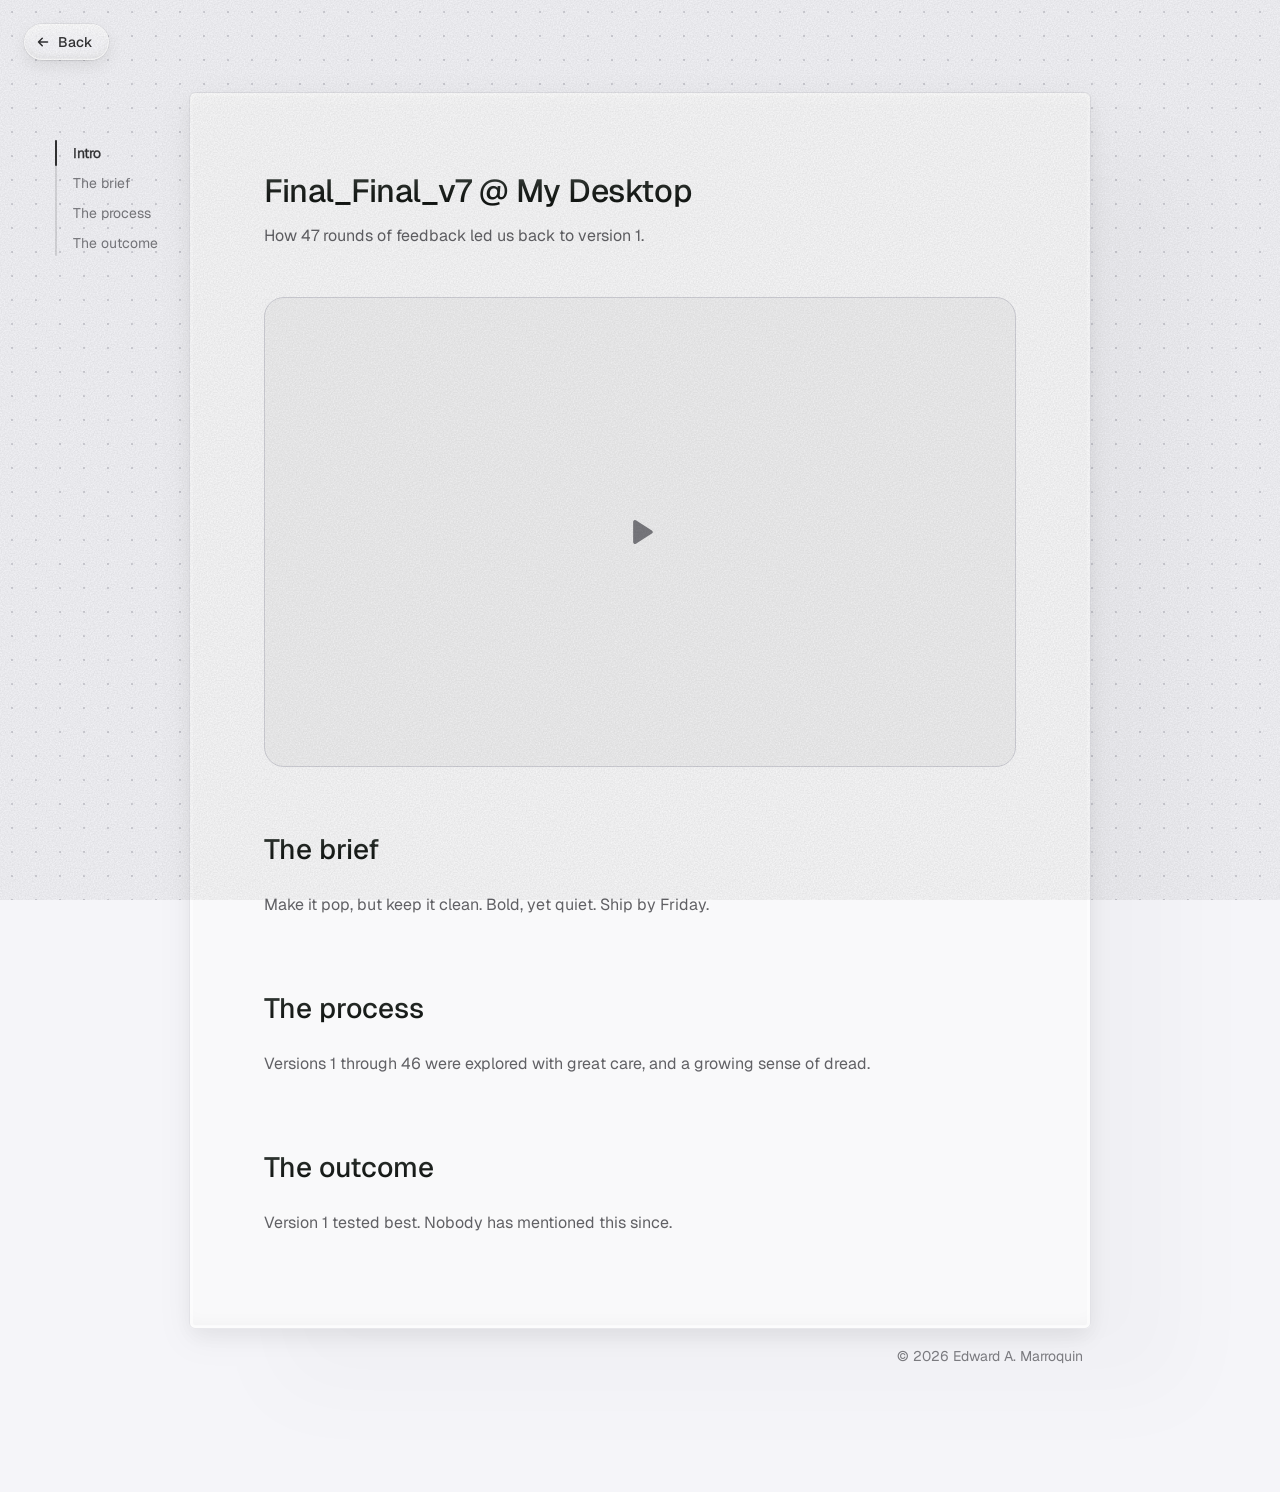
<file: final-final-v7.html>
<!DOCTYPE html>
<html lang="en" class="page-resume page-case">
<head>
  <meta charset="UTF-8">
  <meta name="viewport" content="width=device-width, initial-scale=1.0">
  <title>Final_Final_v7 @ My Desktop | Edward A. Marroquin</title>
  <meta name="description" content="How 47 rounds of feedback led us back to version 1.">
  <!-- Placeholder content: keep out of search results until the write-up is real -->
  <meta name="robots" content="noindex">
  <meta name="theme-color" content="#f9f9fa">
  <link rel="icon" href="favicon.svg" type="image/svg+xml">
  <link rel="icon" href="favicon-32.png" type="image/png" sizes="32x32">
  <link rel="apple-touch-icon" href="apple-touch-icon.png">
  <link rel="preconnect" href="https://fonts.googleapis.com">
  <link rel="preconnect" href="https://fonts.gstatic.com" crossorigin>
  <link href="https://fonts.googleapis.com/css2?family=Geist:wght@400;500;600;700&family=Geist+Mono:wght@400&display=swap" rel="stylesheet">
  <link rel="stylesheet" href="style.css?v=900">  <!-- bump the number after changing style.css so browsers load the new version -->
  <script src="page-transitions.js?v=54"></script>
  <!-- Hold the first paint until the page is parsed, so a page transition has the whole page to animate -->
  <link rel="expect" href="#page-end" blocking="render">
</head>
<body>

  <div class="dot-grid" aria-hidden="true"></div>

  <!-- Progressive blur at the top of the window (see "Top blur" in style.css) -->
  <div class="top-blur" aria-hidden="true"><div></div><div></div><div></div><div></div></div>

  <a class="glass-button case-back" href="./#case-studies">Back</a>

  <!-- Contents: placeholder sections, a small list beside the paper (wide screens only) -->
  <nav class="page-toc" aria-label="On this page">
    <ul>
      <li><a href="#intro">Intro</a></li>
      <li><a href="#the-brief">The brief</a></li>
      <li><a href="#the-process">The process</a></li>
      <li><a href="#the-outcome">The outcome</a></li>
    </ul>
  </nav>

  <main class="resume-wrap">
    <div class="resume-frame">
      <div class="resume-shadow" aria-hidden="true"></div>
      <article class="resume" id="intro">
        <h1 class="case-page-title">Final_Final_v7 @ My Desktop</h1>
        <p class="case-page-desc">How 47 rounds of feedback led us back to version 1.</p>

        <div class="case-image case-image-placeholder case-hero" role="img" aria-label="Placeholder for a case study video">
          <svg width="32" height="32" viewBox="0 0 14 14" aria-hidden="true"><path d="M4 2.6v8.8a.8.8 0 0 0 1.2.7l7-4.4a.8.8 0 0 0 0-1.4l-7-4.4a.8.8 0 0 0-1.2.7z" fill="currentColor"/></svg>
        </div>

        <section class="case-page-section" id="the-brief">
          <h2>The brief</h2>
          <p>Make it pop, but keep it clean. Bold, yet quiet. Ship by Friday.</p>
        </section>
        <section class="case-page-section" id="the-process">
          <h2>The process</h2>
          <p>Versions 1 through 46 were explored with great care, and a growing sense of dread.</p>
        </section>
        <section class="case-page-section" id="the-outcome">
          <h2>The outcome</h2>
          <p>Version 1 tested best. Nobody has mentioned this since.</p>
        </section>
      </article>
    </div>
    <footer class="site-footer resume-footer">
      <p>© <span id="year">2026</span> Edward A. Marroquin</p>
    </footer>
  </main>

  <script>
    document.getElementById("year").textContent = new Date().getFullYear();
    // Tells the resume to skip its loading screen on the way back
    window.addEventListener("pagehide", function () {
      try { sessionStorage.setItem("from-case-study", "1"); } catch (e) {}
    });
  </script>
  <script src="glass-button.js?v=1"></script>
  <script src="dot-grid.js?v=1"></script>
  <script src="top-blur.js?v=1"></script>
  <script src="page-toc.js?v=2"></script>
  <div id="page-end"></div>
</body>
</html>
</file>
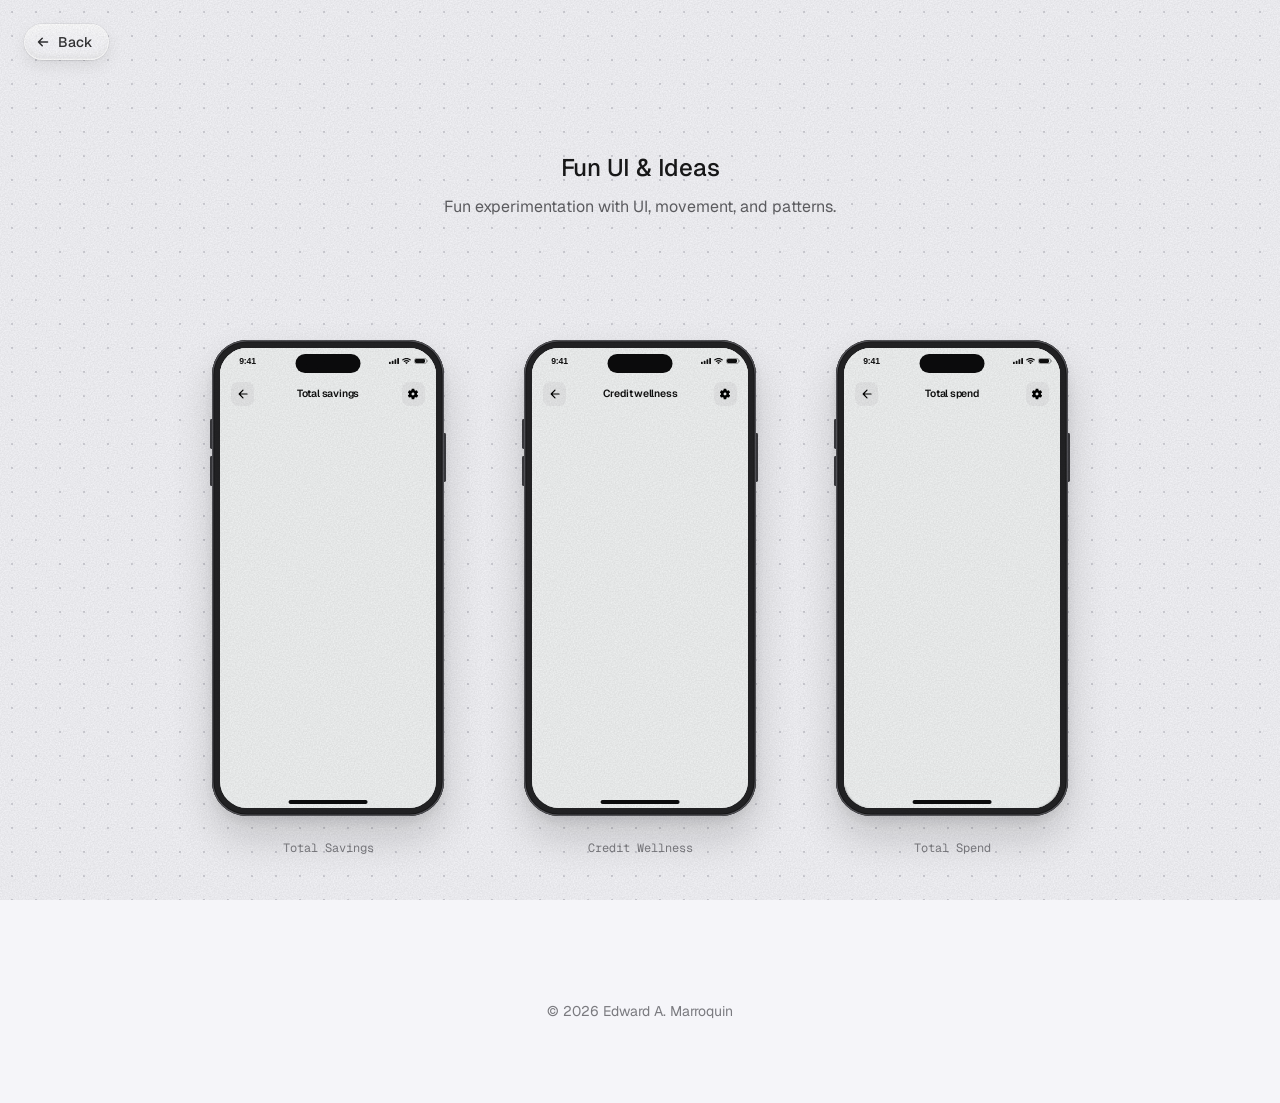
<file: fun-ui.html>
<!DOCTYPE html>
<html lang="en" class="page-resume page-fun">
<head>
  <meta charset="UTF-8">
  <meta name="viewport" content="width=device-width, initial-scale=1.0">
  <title>Fun UI &amp; Ideas | Edward A. Marroquin</title>
  <meta name="description" content="Small UI concepts and ideas by Edward A. Marroquin.">
  <meta name="theme-color" content="#f9f9fa">
  <link rel="icon" href="favicon.svg" type="image/svg+xml">
  <link rel="icon" href="favicon-32.png" type="image/png" sizes="32x32">
  <link rel="apple-touch-icon" href="apple-touch-icon.png">
  <link rel="preconnect" href="https://fonts.googleapis.com">
  <link rel="preconnect" href="https://fonts.gstatic.com" crossorigin>
  <link href="https://fonts.googleapis.com/css2?family=Geist:wght@400;500;600;700&family=Geist+Mono:wght@400&display=swap" rel="stylesheet">
  <link rel="stylesheet" href="style.css?v=900">  <!-- bump the number after changing style.css so browsers load the new version -->
  <script src="page-transitions.js?v=54"></script>
</head>
<body>

  <div class="dot-grid" aria-hidden="true"></div>

  <!-- Progressive blur at the top of the window (see "Top blur" in style.css) -->
  <div class="top-blur" aria-hidden="true"><div></div><div></div><div></div><div></div></div>

  <a class="glass-button case-back" href="./#fun">Back</a>

  <!-- ===== Fun UI & Ideas =====
       Small money concepts, each in an iPhone mock on the light grid. The
       savings one is animated (savings-anim.js), and so is credit wellness
       (credit-anim.js) and total spend (spend-anim.js). Styles
       are under "Fun UI & Ideas page" in style.css. -->
  <main class="pg" id="pg">
    <header class="pg-header">
      <h1 class="pg-title">Fun UI &amp; Ideas</h1>
      <p class="pg-desc">Fun experimentation with UI, movement, and patterns.</p>
    </header>
    <div class="fx-grid">
      <div class="fun-tile fx-tile">
        <div class="sv-phone" role="img" aria-label="A savings concept: total savings to date with a graph, a tooltip that follows a drag across it, and a range switch"><div class="phone-mock-body"><div class="phone-mock-screen"><!-- A savings concept, built in HTML from the Figma frame (Edward's Wunderland, 3520:49372) --><div class="sv-app"><div class="na-header sv-header"><div class="na-status"><span class="na-time">9:41</span><img class="na-cellular" src="images/neo-ui/cellular.svg" width="17" height="11" alt=""><img class="na-wifi" src="images/neo-ui/wifi.svg" width="15" height="11" alt=""><span class="na-battery"><span></span><img src="images/neo-ui/battery-cap.svg" width="1.33" height="4" alt=""></span></div><div class="sv-nav"><span class="sv-iconbtn"><img src="images/fun-ui/savings/back.svg" width="24" height="24" alt=""></span><b>Total savings</b><span class="sv-iconbtn"><img src="images/fun-ui/savings/gear.svg" width="24" height="24" alt=""></span></div></div><div class="sv-total"><p class="sv-amount">$12,345.67</p><p class="sv-label">Total balance</p></div><span class="sv-track"><img src="images/fun-ui/savings/check.svg" width="16" height="16" alt="">On track</span><p class="sv-change"><b>+$450.00 (6.3%)</b> this month</p><div class="sv-y"><b>$20k</b><span>$10k</span><span>$0K</span></div><svg class="sv-graph" viewBox="0 0 375 812" preserveAspectRatio="none" aria-hidden="true"><defs><linearGradient id="sv-fill" x1="0" y1="366" x2="0" y2="505" gradientUnits="userSpaceOnUse"><stop offset="0" stop-color="#9c93ff" stop-opacity="0.2"/><stop offset="1" stop-color="#9c93ff" stop-opacity="0"/></linearGradient><linearGradient id="sv-drop" x1="0" y1="536" x2="0" y2="382" gradientUnits="userSpaceOnUse"><stop offset="0" stop-color="#0d037e"/><stop offset="0.82" stop-color="#f1f3f3"/></linearGradient><clipPath id="sv-clip"><rect x="14" y="317" width="361" height="193"/></clipPath></defs><line class="sv-goal" x1="54" y1="328.5" x2="375" y2="328.5"/><g clip-path="url(#sv-clip)"><path class="sv-area" d=""/><path class="sv-line" d=""/></g><line class="sv-guide-top" x1="190" y1="324" x2="190" y2="382"/><line class="sv-guide-drop" x1="190" y1="382" x2="190" y2="536"/></svg><span class="sv-dot"></span><div class="sv-tip"><span class="sv-tip-date">May 5</span><b class="sv-tip-value">$11,342.32</b></div><div class="sv-x"><span>Jan</span><span>Feb</span><span>Mar</span><span>Apr</span><span>May</span><span>Jun</span></div><div class="sv-tabs"><span class="sv-tab-pill"></span><span class="sv-tab" data-range="1M">1M</span><span class="sv-tab" data-range="3M">3M</span><span class="sv-tab is-on" data-range="6m">6m</span><span class="sv-tab" data-range="1Y">1Y</span><span class="sv-tab" data-range="5Y">5Y</span><span class="sv-tab" data-range="All">All</span></div><div class="sv-goalcard"><span class="sv-emoji">🎉</span><p>You’ll reach your $20k goal by November 5th, 2025</p><img src="images/fun-ui/savings/chevron.svg" width="24" height="24" alt=""></div></div></div></div></div>
        <p class="proto-hint">Total Savings</p>
      </div>
      <div class="fun-tile fx-tile">
        <div class="sv-phone" role="img" aria-label="A credit wellness concept: a score of three out of five, with cards for utilization, credit score, payment streak and savings rate"><div class="phone-mock-body"><div class="phone-mock-screen"><!-- Credit wellness, built in HTML from the Figma frame (Edward's Wunderland, 3777:105335) --><div class="fx-app cw-app"><div class="na-header sv-header"><div class="na-status"><span class="na-time">9:41</span><img class="na-cellular" src="images/neo-ui/cellular.svg" width="17" height="11" alt=""><img class="na-wifi" src="images/neo-ui/wifi.svg" width="15" height="11" alt=""><span class="na-battery"><span></span><img src="images/neo-ui/battery-cap.svg" width="1.33" height="4" alt=""></span></div><div class="sv-nav"><span class="sv-iconbtn"><img src="images/fun-ui/savings/back.svg" width="24" height="24" alt=""></span><b>Credit wellness</b><span class="sv-iconbtn"><img src="images/fun-ui/savings/gear.svg" width="24" height="24" alt=""></span></div></div><div class="mock-loader"><span class="mock-spinner"></span><p>Checking your wellness…</p></div><div class="cw-score"><p class="cw-big">3 <span>/ 5</span></p><p class="cw-caption">Credit wellness score<img src="images/fun-ui/credit/info.svg" width="20" height="20" alt=""></p><div class="cw-steps"><img src="images/fun-ui/credit/check-green.svg" width="30" height="30" alt=""><img src="images/fun-ui/credit/check-green.svg" width="30" height="30" alt=""><img src="images/fun-ui/credit/check-green.svg" width="30" height="30" alt=""><img src="images/fun-ui/credit/step-4.svg" width="25.005" height="30" alt=""><img src="images/fun-ui/credit/step-5.svg" width="25.005" height="25.005" alt=""></div></div><div class="cw-cards"><div class="cw-card cw-util"><div class="cw-title"><b>Utilization</b><img src="images/fun-ui/credit/chevron.svg" width="20" height="20" alt=""></div><div class="cw-value"><img class="cw-dot" src="images/fun-ui/credit/dot-green.svg" width="8" height="8" alt=""><span>30%</span></div><p class="cw-sub"><b style="color:#00b30d">-10%</b> from last month</p><div class="cw-bar"><span></span></div><p class="cw-limit"><span>Total Limit</span>$10,000</p></div><div class="cw-card cw-credit"><div class="cw-title"><b>Credit score</b><img src="images/fun-ui/credit/chevron.svg" width="20" height="20" alt=""></div><div class="cw-value"><img class="cw-tri" src="images/fun-ui/credit/triangle.svg" width="16" height="16" alt=""><span>625</span></div><p class="cw-sub"><b style="color:#5647ff">+10pts</b> from last month</p><img class="cw-graph" src="images/fun-ui/credit/score-graph.svg" width="164" height="41.7503" alt=""></div><div class="cw-card cw-streak"><div class="cw-title"><b>Payment streak</b><img src="images/fun-ui/credit/chevron.svg" width="20" height="20" alt=""></div><div class="cw-value"><img class="cw-bolt" src="images/fun-ui/credit/bolt.svg" width="20" height="20" alt=""><span>4 mo</span></div><p class="cw-sub">Current streak</p><div class="cw-months"><span><i>J</i><img src="images/fun-ui/credit/check-orange.svg" width="20" height="20" alt=""></span><span><i>F</i><img src="images/fun-ui/credit/check-orange.svg" width="20" height="20" alt=""></span><span><i>M</i><img src="images/fun-ui/credit/check-orange.svg" width="20" height="20" alt=""></span><span><i>A</i><img src="images/fun-ui/credit/check-orange.svg" width="20" height="20" alt=""></span><span class="is-next"><i>M</i><img src="images/fun-ui/credit/circle-month.svg" width="16.67" height="16.67" alt=""></span><span class="is-next"><i>J</i><img src="images/fun-ui/credit/circle-month.svg" width="16.67" height="16.67" alt=""></span></div></div><div class="cw-card cw-rate"><div class="cw-title"><b>Savings rate</b><img src="images/fun-ui/credit/chevron.svg" width="20" height="20" alt=""></div><div class="cw-value"><img class="cw-dot" src="images/fun-ui/credit/dot-pink.svg" width="8" height="8" alt=""><span>0%</span></div><p class="cw-sub"><b style="color:#f63e6f">+0%</b> from last month</p><div class="cw-sleep"><i style="height:calc(24.512 * var(--pt))"></i><i class="is-on" style="height:calc(39.832 * var(--pt))"></i><i style="height:calc(24.512 * var(--pt))"></i><i class="is-on" style="height:calc(36.768 * var(--pt))"></i><i style="height:calc(17.158 * var(--pt))"></i><i style="height:calc(17.662 * var(--pt))"></i><i style="height:calc(17.662 * var(--pt))"></i><i style="height:calc(17.662 * var(--pt))"></i><i style="height:calc(17.662 * var(--pt))"></i></div></div></div></div></div></div></div>
        <p class="proto-hint">Credit Wellness</p>
      </div>
      <div class="fun-tile fx-tile">
        <div class="sv-phone" role="img" aria-label="A total spend concept: November's spend with an insight, then essential and discretionary spend by category"><div class="phone-mock-body"><div class="phone-mock-screen"><!-- Total spend, built in HTML from the Figma frame (Edward's Wunderland, 3777:105443) --><div class="fx-app ts-app"><div class="na-header sv-header"><div class="na-status"><span class="na-time">9:41</span><img class="na-cellular" src="images/neo-ui/cellular.svg" width="17" height="11" alt=""><img class="na-wifi" src="images/neo-ui/wifi.svg" width="15" height="11" alt=""><span class="na-battery"><span></span><img src="images/neo-ui/battery-cap.svg" width="1.33" height="4" alt=""></span></div><div class="sv-nav"><span class="sv-iconbtn"><img src="images/fun-ui/savings/back.svg" width="24" height="24" alt=""></span><b>Total spend</b><span class="sv-iconbtn"><img src="images/fun-ui/savings/gear.svg" width="24" height="24" alt=""></span></div></div><div class="mock-loader"><span class="mock-spinner"></span><p>Checking spending, oh boy…</p></div><div class="ts-scroll"><div class="ts-month"><img class="ts-prev" src="images/fun-ui/spend/month-prev.svg" width="24" height="24" alt=""><span>November</span><img src="images/fun-ui/spend/month-next.svg" width="24" height="24" alt=""></div><div class="ts-total"><p class="ts-amount">$12,345.67</p><p class="ts-change"><b>+$450.00 (6.3%)</b> up from last month</p></div><div class="ts-insight"><span class="ts-emoji">🫨</span><p>You have steady living expenses but you’re discretionary spend was higher this month.</p><img src="images/fun-ui/spend/chevron-white.svg" width="24" height="24" alt=""></div><div class="ts-card ts-essential"><div class="ts-card-head"><b>Essential</b><img src="images/fun-ui/spend/chevron-flush.svg" width="14.5" height="24" alt=""></div><div class="ts-segs"><i style="background:#66a8ff;flex:none;width:calc(117 * var(--pt))"></i><i style="background:#8b9bff"></i><i style="background:#b383ca"></i><i style="background:#ff88c8"></i></div><ul><li><img src="images/fun-ui/spend/dot-rent.svg" width="12" height="12" alt=""><span>Rent</span><b>$1,200.50</b></li><li><img src="images/fun-ui/spend/dot-groceries.svg" width="12" height="12" alt=""><span>Groceries</span><b>$532.32</b></li><li><img src="images/fun-ui/spend/dot-bills.svg" width="12" height="12" alt=""><span>Bills</span><b>$530.50</b></li></ul></div><div class="ts-card ts-discretionary"><div class="ts-card-head"><b>Discretionary</b><img src="images/fun-ui/spend/chevron-flush.svg" width="14.5" height="24" alt=""></div><div class="ts-segs"><i style="background:#ff9b33;flex:none;width:calc(130 * var(--pt))"></i><i style="background:#f095ff"></i><i style="background:#ff797d"></i></div><ul><li><img src="images/fun-ui/spend/dot-shopping.svg" width="12" height="12" alt=""><span>Shopping</span><b>$600.43</b></li><li><img src="images/fun-ui/spend/dot-entertainment.svg" width="12" height="12" alt=""><span>Entertainment</span><b>$532.32</b></li><li><img src="images/fun-ui/spend/dot-food.svg" width="12" height="12" alt=""><span>Food &amp; Drink</span><b>$530.50</b></li></ul></div><div class="ts-card ts-selfcare"><div class="ts-card-head"><b>Self-care</b><img src="images/fun-ui/spend/chevron-flush.svg" width="14.5" height="24" alt=""></div><div class="ts-segs"><i style="background:#3fc1a5;flex:none;width:calc(96 * var(--pt))"></i><i style="background:#7fd6f5"></i><i style="background:#a6e37c"></i></div><ul><li><i class="ts-dot" style="background:#3fc1a5"></i><span>Gym</span><b>$89.00</b></li><li><i class="ts-dot" style="background:#7fd6f5"></i><span>Haircut</span><b>$45.00</b></li><li><i class="ts-dot" style="background:#a6e37c"></i><span>Skincare</span><b>$120.75</b></li></ul></div><div class="ts-card ts-wildcards"><div class="ts-card-head"><b>Wildcards</b><img src="images/fun-ui/spend/chevron-flush.svg" width="14.5" height="24" alt=""></div><div class="ts-segs"><i style="background:#ffc94d;flex:none;width:calc(84 * var(--pt))"></i><i style="background:#b99bff"></i><i style="background:#ff9fb2"></i></div><ul><li><i class="ts-dot" style="background:#ffc94d"></i><span>Impulse snacks</span><b>$64.20</b></li><li><i class="ts-dot" style="background:#b99bff"></i><span>Mystery packages</span><b>$212.99</b></li><li><i class="ts-dot" style="background:#ff9fb2"></i><span>Plant babies</span><b>$78.40</b></li></ul></div></div><span class="ts-fade"></span></div></div></div></div>
        <p class="proto-hint">Total Spend</p>
      </div>
    </div>
    <footer class="pg-footer">
      <p>© <span id="year">2026</span> Edward A. Marroquin</p>
    </footer>
  </main>

  <script>
    document.getElementById("year").textContent = new Date().getFullYear();
    // Tells the resume to skip its loading screen on the way back
    window.addEventListener("pagehide", function () {
      try { sessionStorage.setItem("from-case-study", "1"); } catch (e) {}
    });
  </script>
  <script src="glass-button.js?v=1"></script>
  <script src="dot-grid.js?v=1"></script>
  <script src="top-blur.js?v=1"></script>
  <script src="slot-counter.js?v=10"></script>
  <script src="savings-anim.js?v=7"></script>
  <script src="credit-anim.js?v=3"></script>
  <script src="spend-anim.js?v=5"></script>
  <script src="offscreen-pause.js?v=1" defer></script>
</body>
</html>
</file>
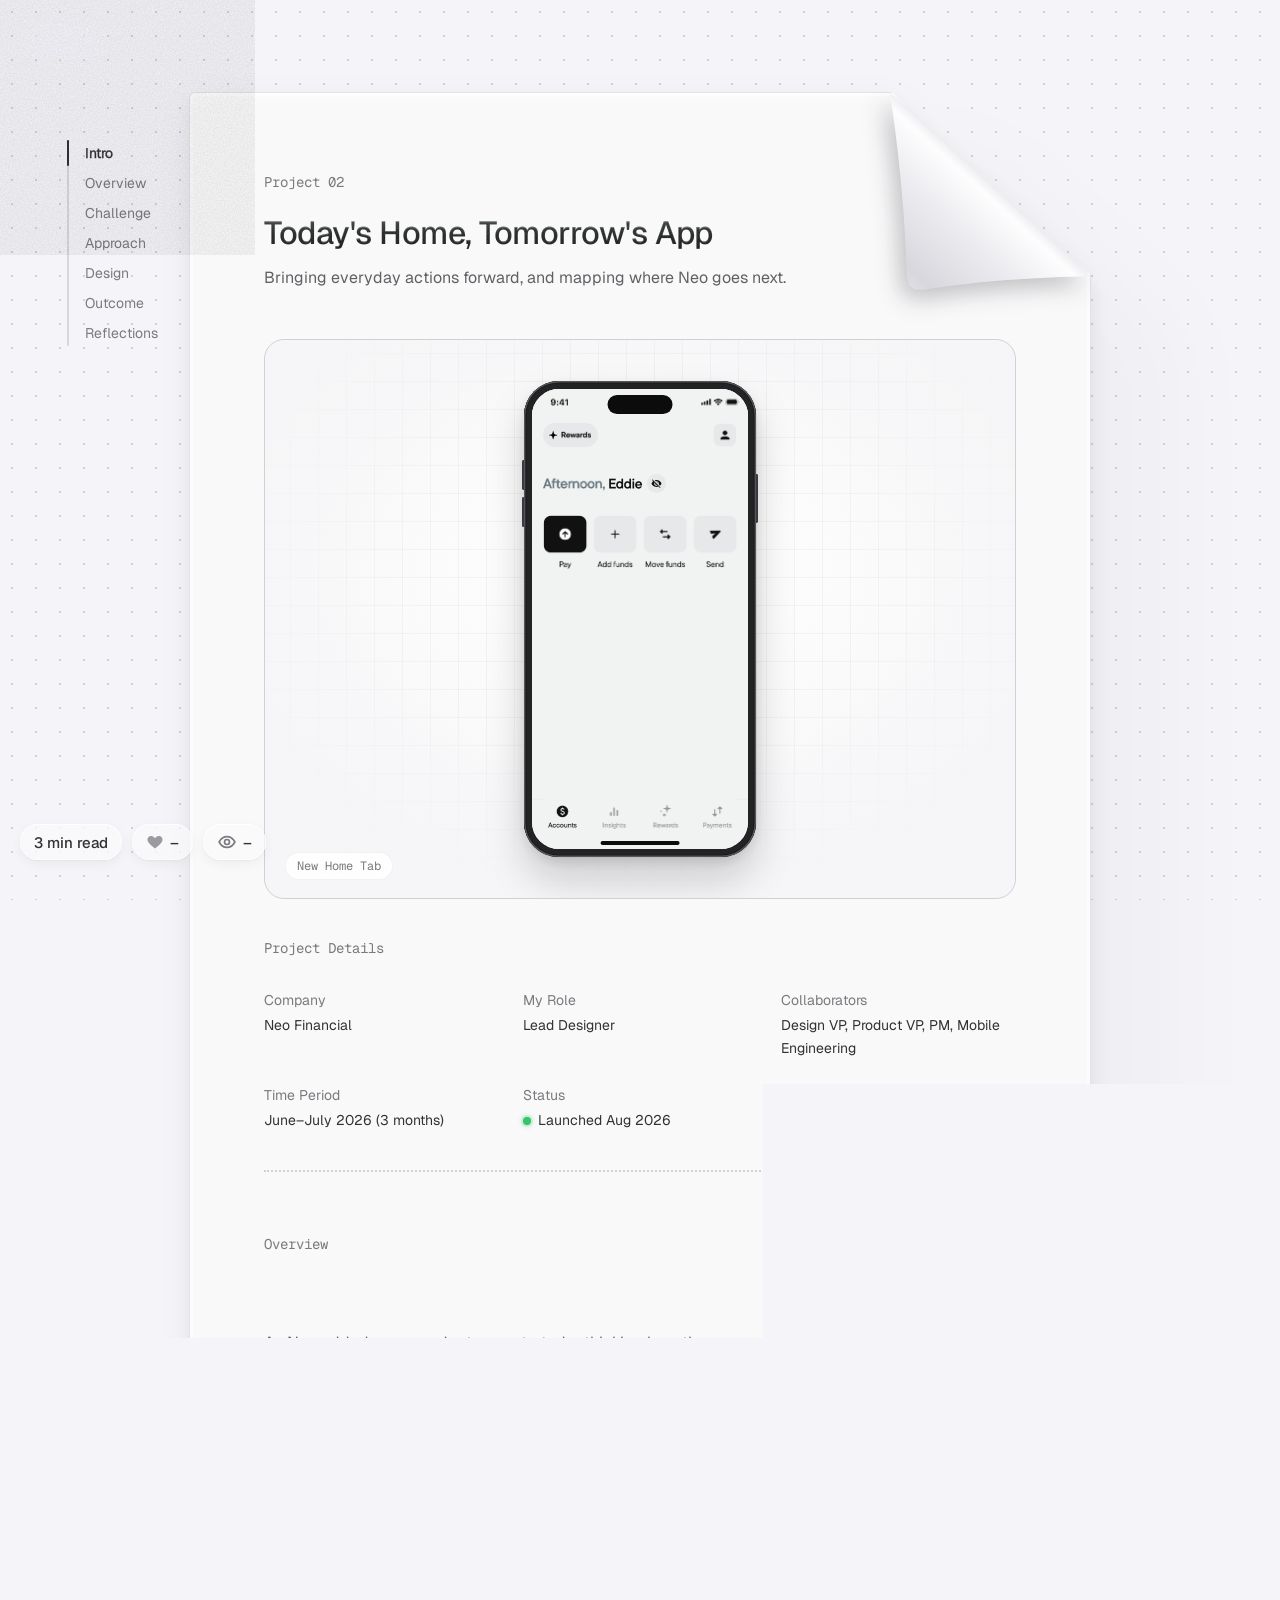
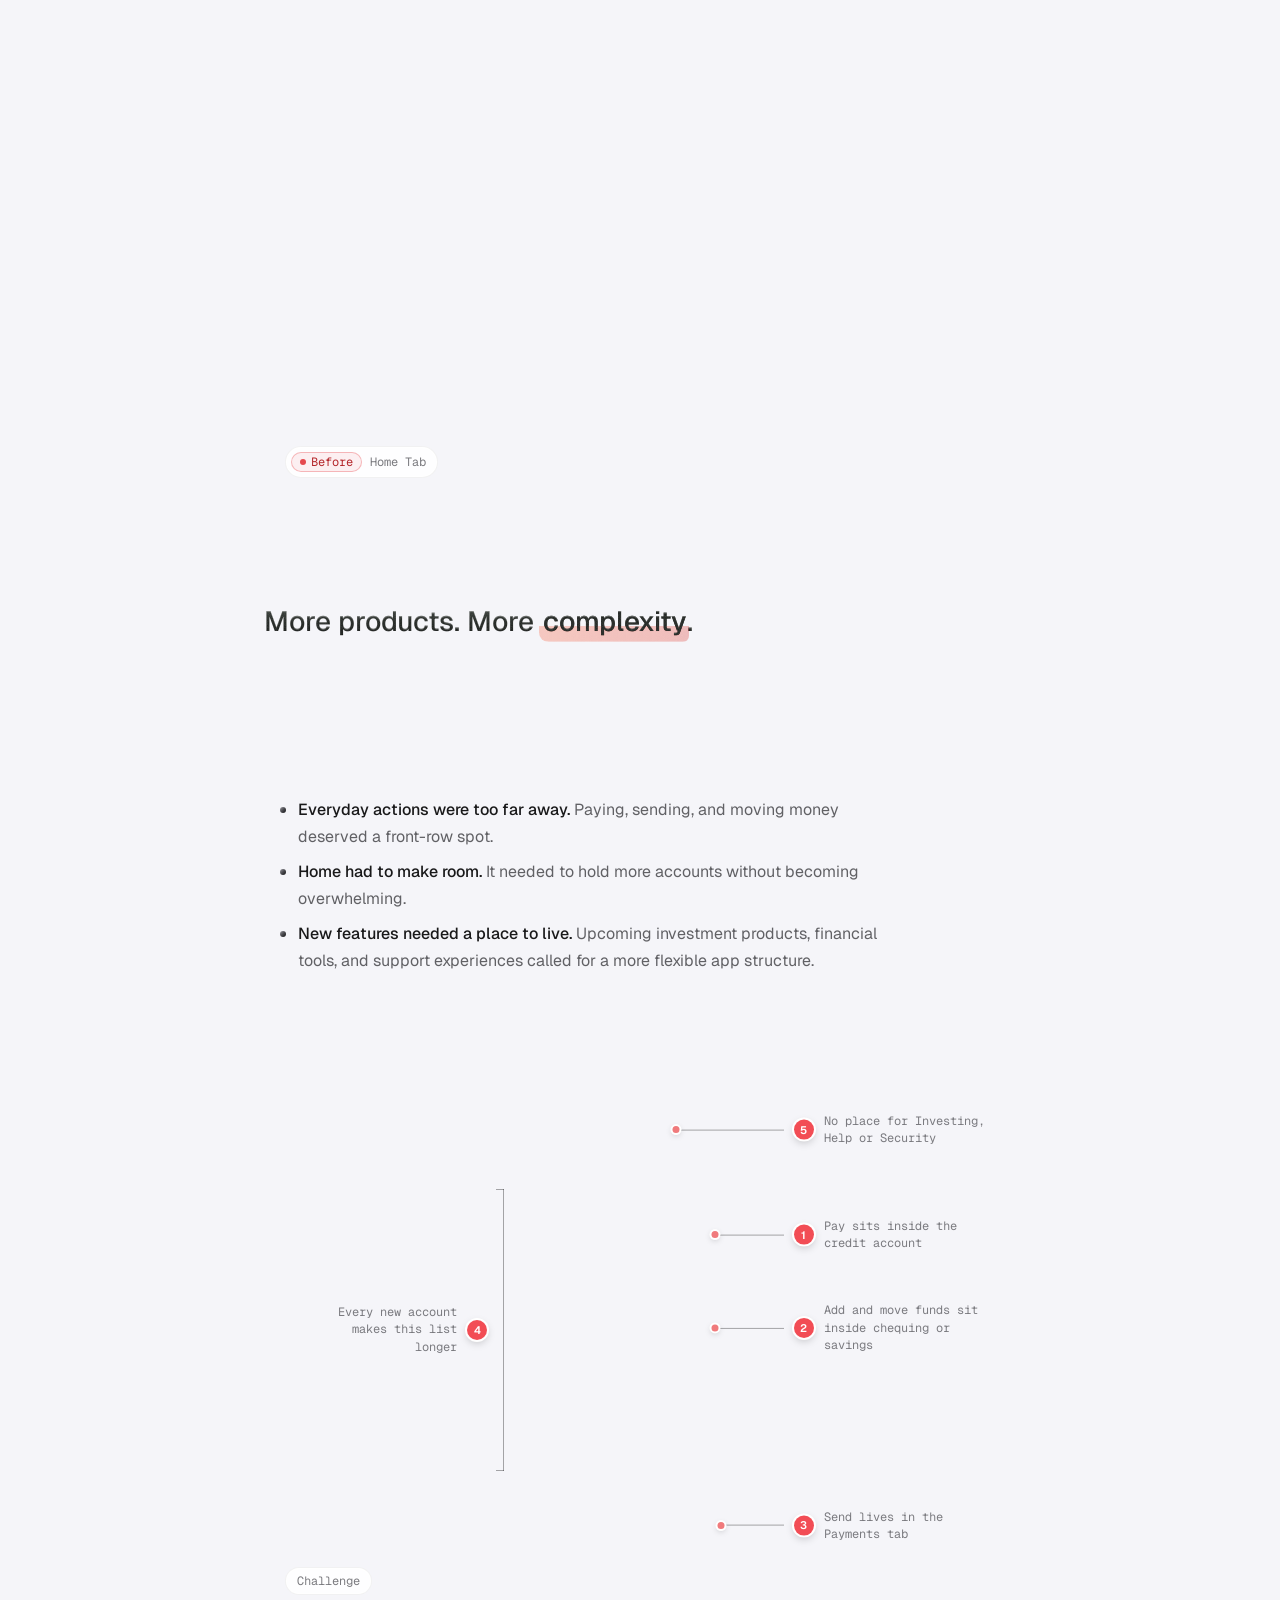
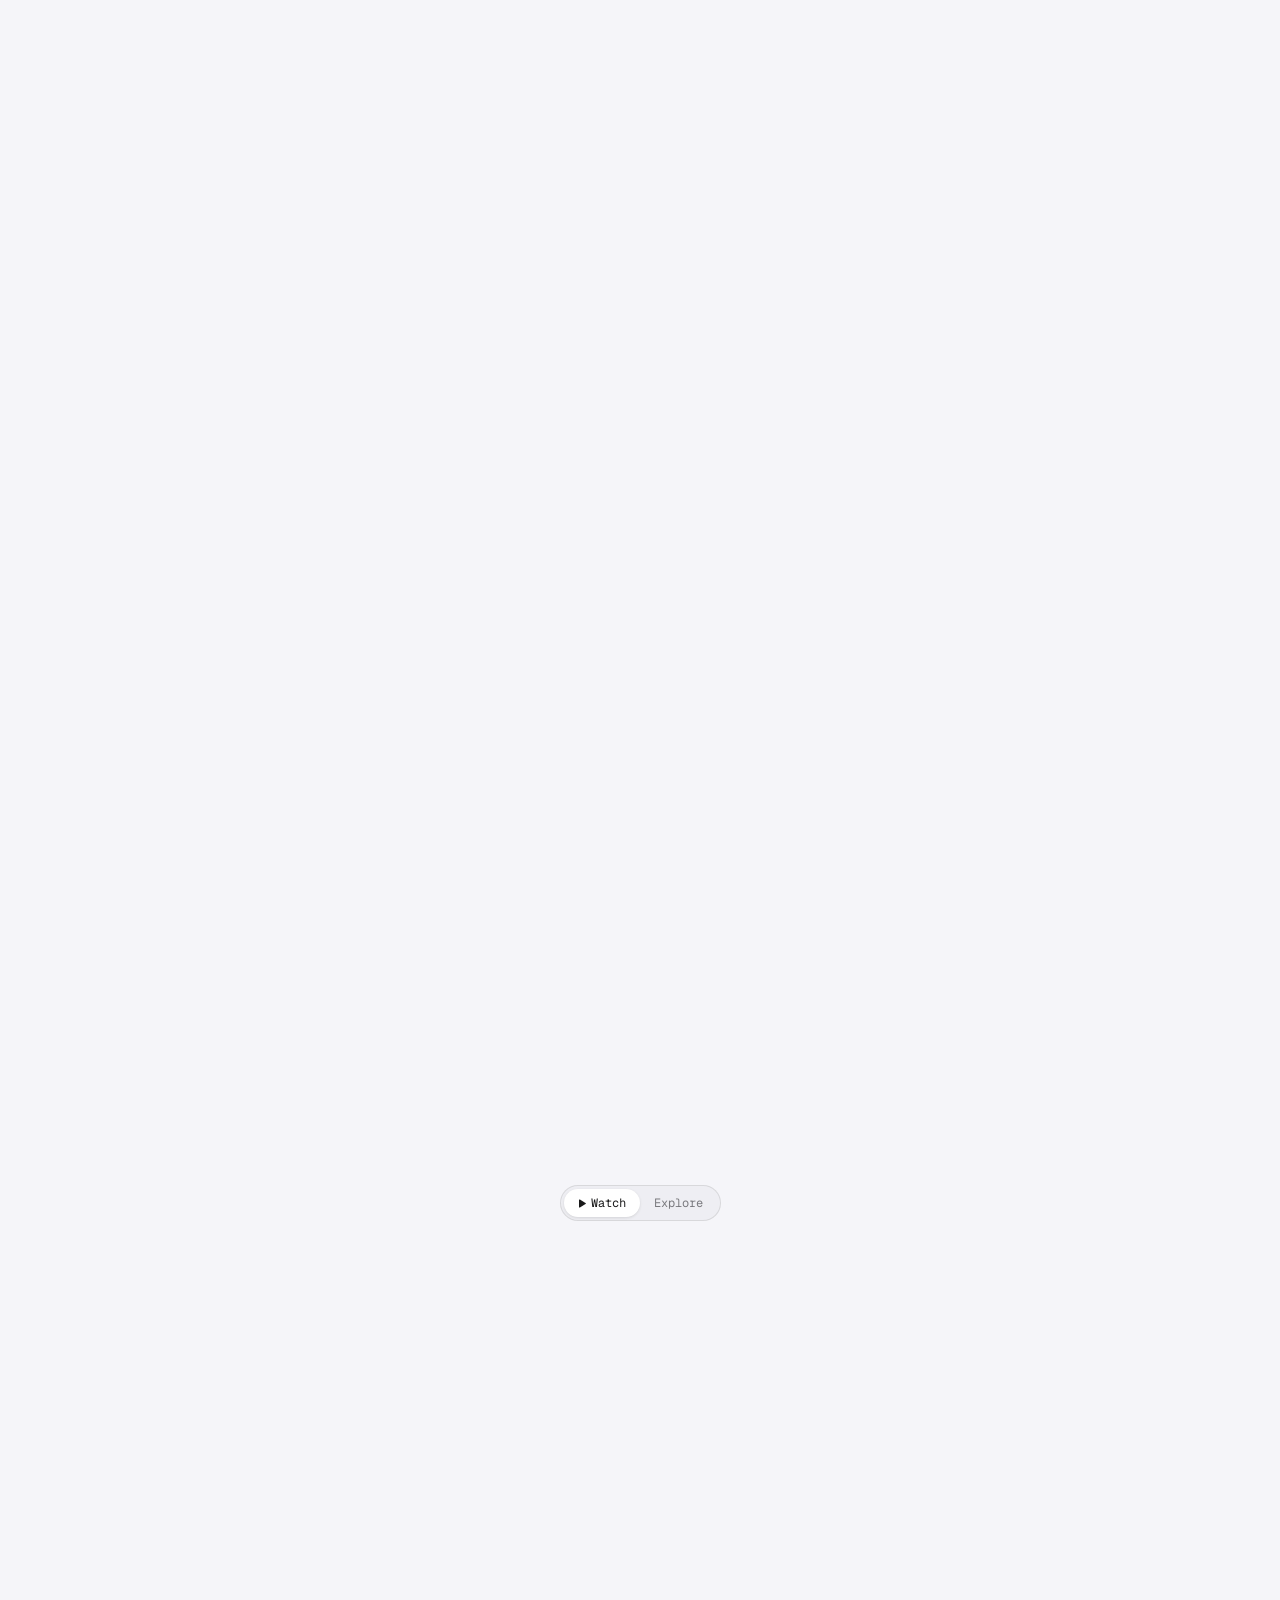
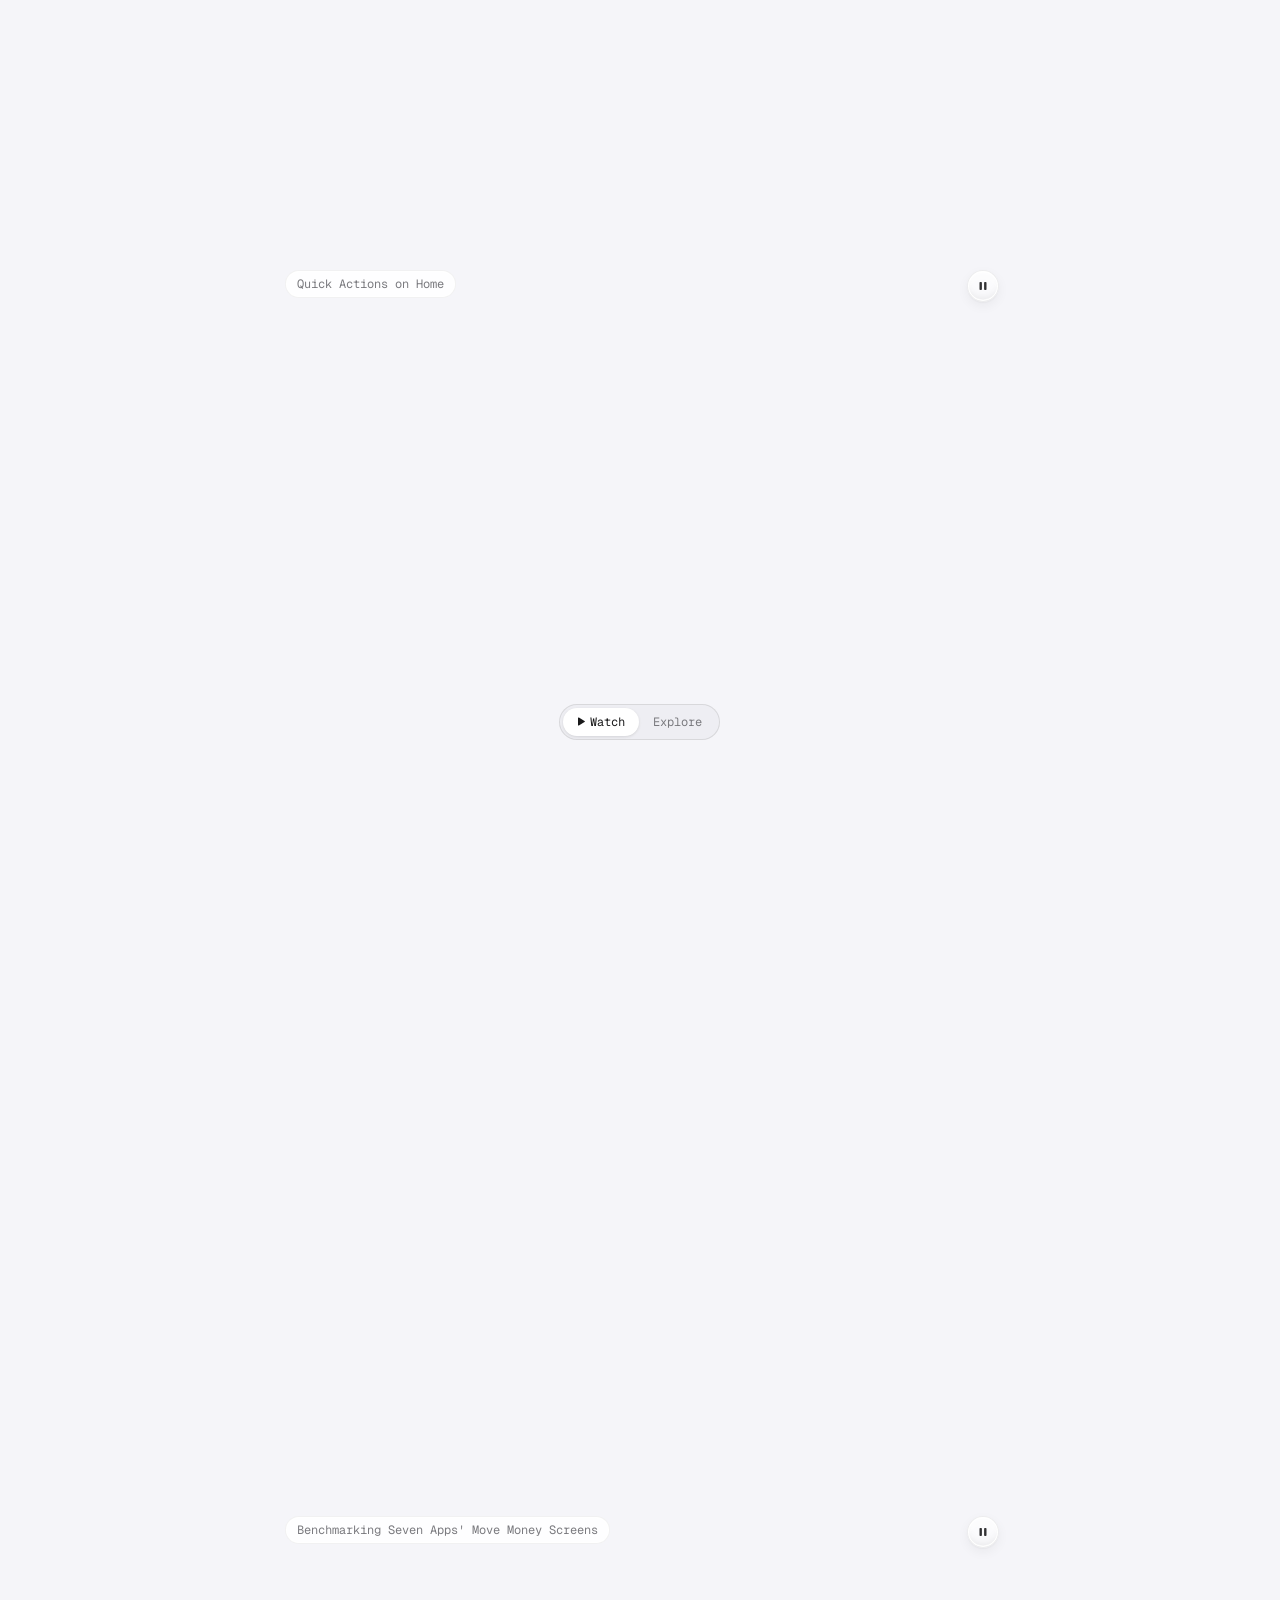
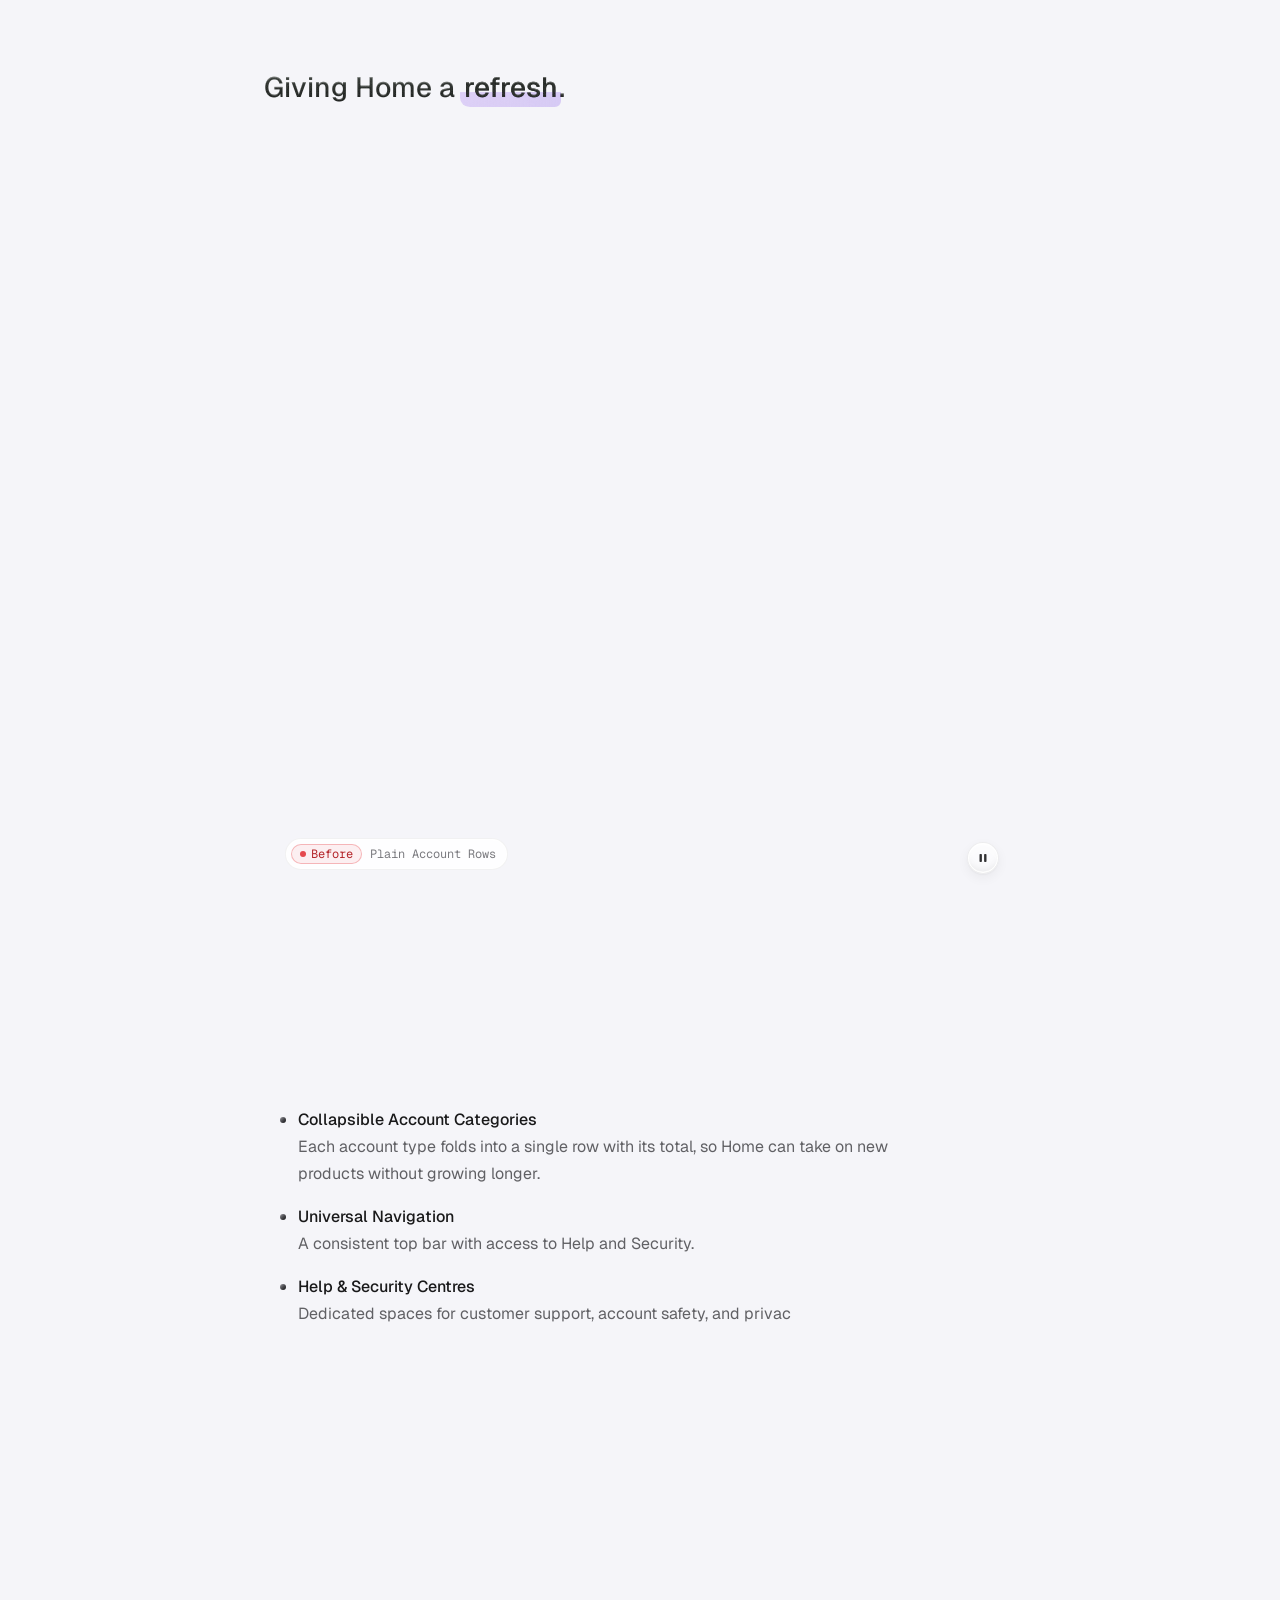
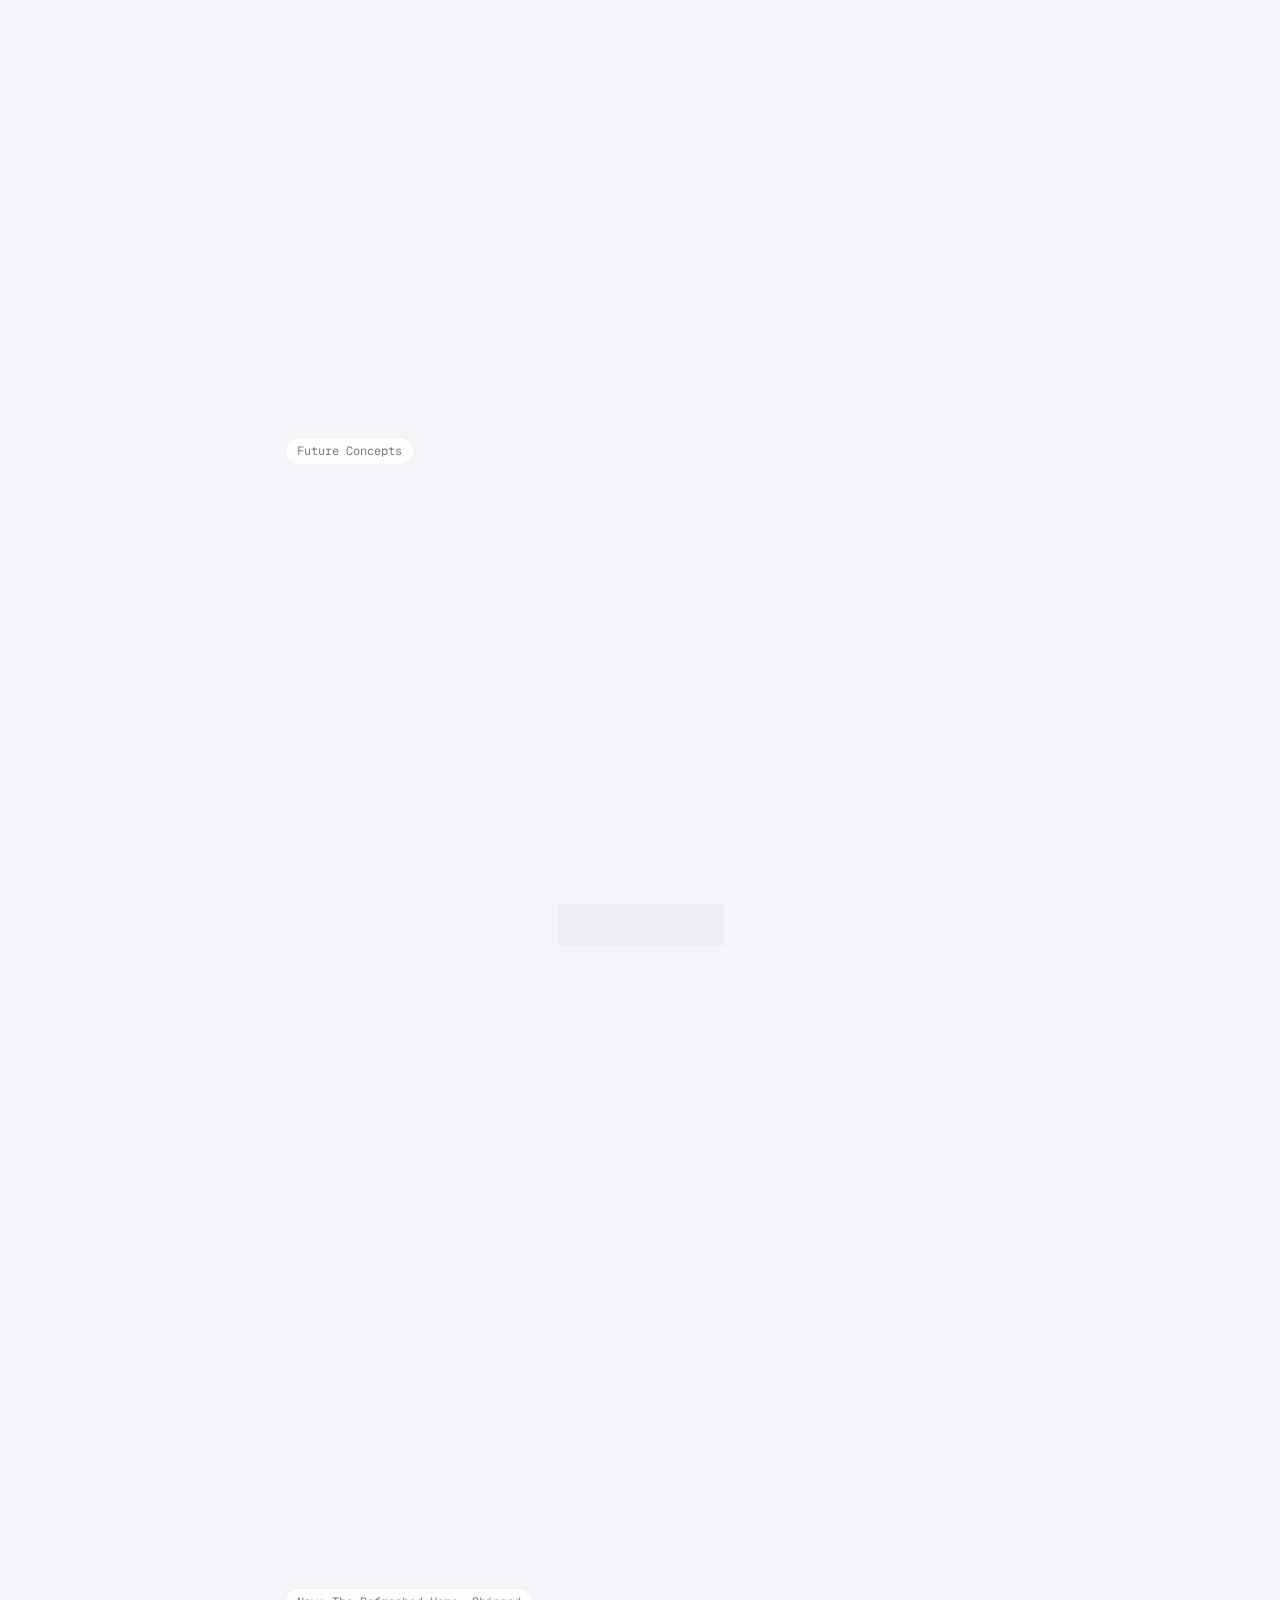
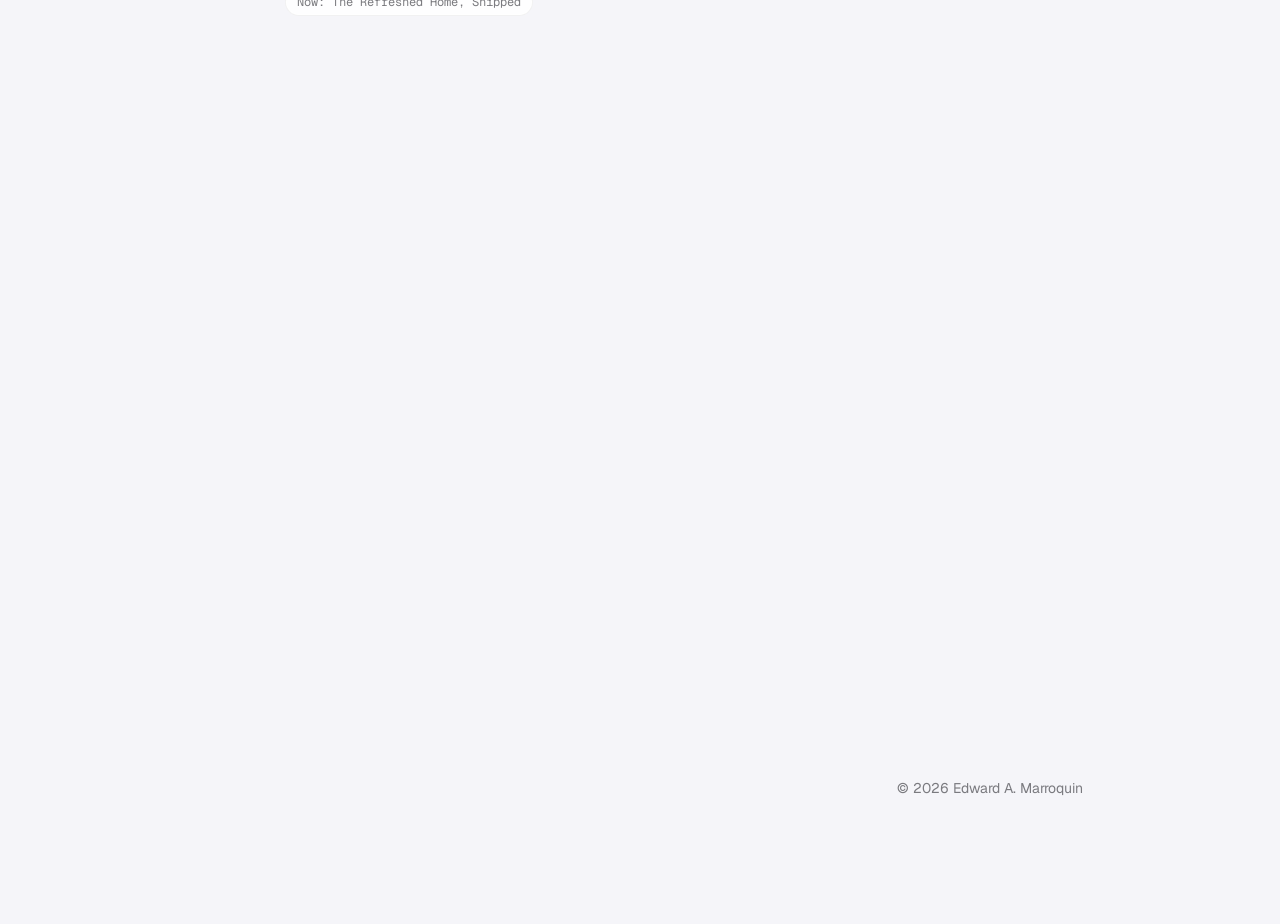
<file: home-tab-refresh.html>
<!DOCTYPE html>
<html lang="en" class="page-resume page-case">
<head>
  <meta charset="UTF-8">
  <meta name="viewport" content="width=device-width, initial-scale=1.0">
  <title>Today's Home, Tomorrow's App | Edward A. Marroquin</title>
  <meta name="description" content="Bringing everyday actions forward, and mapping where Neo goes next.">
  <!-- Placeholder content: keep out of search results until the write-up is real -->
  <meta name="robots" content="noindex">
  <meta name="theme-color" content="#f9f9fa">
  <link rel="icon" href="favicon.svg" type="image/svg+xml">
  <link rel="icon" href="favicon-32.png" type="image/png" sizes="32x32">
  <link rel="apple-touch-icon" href="apple-touch-icon.png">
  <link rel="preconnect" href="https://fonts.googleapis.com">
  <link rel="preconnect" href="https://fonts.gstatic.com" crossorigin>
  <link href="https://fonts.googleapis.com/css2?family=Geist:wght@400;500;600;700&family=Geist+Mono:wght@400&display=swap" rel="stylesheet">
  <link rel="stylesheet" href="style.css?v=900">  <!-- bump the number after changing style.css so browsers load the new version -->
  <script src="page-transitions.js?v=54"></script>
  <!-- Hold the first paint until the page is parsed, so a page transition has the whole page to animate -->
  <link rel="expect" href="#page-end" blocking="render">
</head>
<body>

  <!-- The titles' finish (see "Title finish" in style.css): a faint light along
       the letters' top edges and a fine frosted grain, like the resume's name -->
  <svg width="0" height="0" style="position: absolute" aria-hidden="true" focusable="false">
    <defs>
      <filter id="wm-glass" x="-5%" y="-5%" width="110%" height="110%" color-interpolation-filters="sRGB">
        <feOffset in="SourceAlpha" dy="1.3" result="down"/>
        <feComposite in="SourceAlpha" in2="down" operator="out" result="edge"/>
        <feGaussianBlur in="edge" stdDeviation="0.5" result="edgeSoft"/>
        <feFlood flood-color="#fff" flood-opacity="0.28"/>
        <feComposite in2="edgeSoft" operator="in" result="rim"/>
        <feTurbulence type="fractalNoise" baseFrequency="0.9" numOctaves="2" seed="4" result="noise"/>
        <feColorMatrix in="noise" type="matrix" values="0 0 0 0 1  0 0 0 0 1  0 0 0 0 1  0 0 0 0.16 0" result="grain"/>
        <feComposite in="grain" in2="SourceAlpha" operator="in" result="frost"/>
        <feMerge><feMergeNode in="SourceGraphic"/><feMergeNode in="frost"/><feMergeNode in="rim"/></feMerge>
      </filter>
    </defs>
  </svg>

  <div class="dot-grid" aria-hidden="true"></div>

  <!-- Reading progress line across the top of the window (reading-progress.js) -->
  <div class="reading-progress" aria-hidden="true"></div>

  <!-- Progressive blur at the top of the window (see "Top blur" in style.css) -->
  <div class="top-blur" aria-hidden="true"><div></div><div></div><div></div><div></div></div>

  <a class="glass-button case-back" href="./#case-studies">Back</a>

  <!-- Contents: placeholder sections, a small list beside the paper (wide screens only) -->
  <nav class="page-toc" aria-label="On this page">
    <ul>
      <li><a href="#intro">Intro</a></li>
      <li><a href="#overview">Overview</a></li>
      <li><a href="#the-problem">Challenge</a></li>
      <li><a href="#the-approach">Approach</a></li>
      <li><a href="#the-redesign">Design</a></li>
      <li><a href="#the-outcome">Outcome</a></li>
      <li><a href="#reflections">Reflections</a></li>
    </ul>
  </nav>

  <main class="resume-wrap">
    <div class="resume-frame">
      <div class="resume-shadow" aria-hidden="true"></div>
      <article class="resume" id="intro">
        <!-- Folded top-right corner; hovering it lifts the fold -->
        <span class="fold" aria-hidden="true"><span class="fold-flap"></span></span>
        <!-- Template: copied from the Accounts Architecture case study. Swap
             each placeholder (text, .case-placeholder) for the real thing. -->
        <p class="case-page-eyebrow">Project 02</p>
        <h1 class="case-page-title">Today's Home, Tomorrow's App</h1>
        <p class="case-page-desc">Bringing everyday actions forward, and mapping where Neo goes next.</p>


        <!-- Hero: the new Accounts tab in an iPhone mock, on the case study grid -->
        <div data-parts=".bk-part" class="case-placeholder case-hero ht-hero case-ht is-blueprint is-iso is-hidden" role="img" aria-label="The new Accounts tab, built up from its blueprint: the layout drawn over a grid, then each part rendering in">
          <div class="ht-phone" aria-hidden="true"><div class="phone-mock-body"><div class="phone-mock-screen"><!-- The new Accounts tab, built in HTML from the Figma frame (Portfolio Screens, 23:15583) --><!-- The new Home tab: its parts rendered to images (TT Commons in every browser) and placed where they sat, so the blueprint build still clears, boxes and renders them one by one. The greeting and the rewards pill stay live, so they still roll and light up; their words are cut-outs of the typeface, filled with the text colour. --><div class="ht-app ht-baked"><span class="ht-baked-header"></span><span class="ht-baked-status" style="--t: 0; --l: 0; --w: 375; --h: 43.98"><img src="images/home-hero/status.png" style="--it: 0; --il: 0; --iw: 375; --ih: 43.98" alt="" decoding="async"></span><span class="bk-part bk-live" style="--t: 59.96; --l: 20; --w: 93.97; --h: 39.99"><span class="ht-wallet rp"><span class="rp-stars" aria-hidden="true"><i style="--x: 10.58; --y: 19.40; --d: 0"></i><i style="--x: 33.15; --y: 25.04; --d: 1"></i><i style="--x: 21.16; --y: 51.85; --d: 2"></i><i style="--x: 45.85; --y: 39.86; --d: 3"></i><i style="--x: 58.54; --y: 25.04; --d: 4"></i><i style="--x: 107.92; --y: 48.32; --d: 5"></i><i style="--x: 73.36; --y: 38.45; --d: 6"></i><i style="--x: 90.29; --y: 22.22; --d: 7"></i><i style="--x: 110.04; --y: 22.22; --d: 8"></i><i style="--x: 100.16; --y: 32.10; --d: 9"></i><i style="--x: 70.54; --y: 52.55; --d: 10"></i><i style="--x: 166.46; --y: 52.55; --d: 11"></i><i style="--x: 148.83; --y: 30.69; --d: 12"></i><i style="--x: 202.44; --y: 41.97; --d: 13"></i><i style="--x: 80.41; --y: 53.96; --d: 14"></i><i style="--x: 138.95; --y: 15.87; --d: 15"></i><i style="--x: 158.70; --y: 32.10; --d: 16"></i><i style="--x: 187.62; --y: 15.87; --d: 17"></i><i style="--x: 229.95; --y: 35.62; --d: 18"></i><i style="--x: 235.59; --y: 4.59; --d: 19"></i><i style="--x: 141.78; --y: 39.86; --d: 20"></i><i style="--x: 213.02; --y: 35.62; --d: 21"></i><i style="--x: 226.42; --y: 15.87; --d: 22"></i><i style="--x: 220.07; --y: 53.26; --d: 23"></i><i style="--x: 129.79; --y: 51.85; --d: 24"></i></span><span class="rp-roll"><span class="rp-icon"><span class="rp-icon-strip"><svg class="rp-ico" viewBox="0 0 18 18" width="18" height="18"><path d="M15.9995 9.0408C16.0035 9.20347 15.9406 9.36066 15.8255 9.47572C15.7105 9.59077 15.5532 9.65362 15.3905 9.6496C10.5215 10.5193 10.4345 10.7802 9.65151 15.3868C9.56451 15.7347 9.39051 15.9956 9.04252 15.9956C8.86755 16.0166 8.69189 15.9622 8.55939 15.8461C8.42688 15.7299 8.35002 15.5629 8.34798 15.3868C7.478 10.6933 7.478 10.5193 2.60899 9.6496C2.261 9.56263 2 9.38869 2 9.0408C2.01458 8.69507 2.26801 8.40612 2.60899 8.34649C7.478 7.56375 7.565 7.21587 8.34798 2.60931C8.38085 2.2541 8.68595 1.98667 9.04252 2.00051C9.20523 1.9965 9.36248 2.05935 9.47757 2.1744C9.59266 2.28945 9.65553 2.44665 9.65151 2.60931C10.4345 7.21587 10.5215 7.47678 15.3905 8.34649C15.7458 8.37935 16.0133 8.68435 15.9995 9.0408Z" fill-rule="evenodd" clip-rule="evenodd" fill="currentColor"/></svg><svg class="rp-ico rp-ico-pts" viewBox="0 0 16 16" width="16" height="16"><path d="M5.29801 8.09567L7.81204 2L10.3077 8.09293C11.8881 8.32751 12.9574 8.778 12.9574 9.29513C12.9574 9.70487 12.2863 10.0727 11.2218 10.3245L12.9222 14.4758H12.1469L10.3817 10.4862C9.62553 10.6029 8.74798 10.6696 7.81205 10.6696C6.86803 10.6696 5.9834 10.6017 5.22287 10.4832L3.442 14.4758H2.66667L4.38087 10.3194C3.32875 10.0677 2.66667 9.70213 2.66667 9.29513C2.66667 8.78 3.72777 8.33101 5.29801 8.09567ZM5.17477 8.39447C4.24596 8.54959 3.65347 8.78493 3.65347 9.04847C3.65347 9.26107 4.03913 9.45533 4.67594 9.60393L5.17477 8.39447ZM5.54639 9.75787L6.21111 8.26761C6.70388 8.22577 7.2447 8.20266 7.81205 8.20266C8.37426 8.20266 8.91041 8.22535 9.39953 8.26647L10.0604 9.76013C9.41213 9.845 8.64039 9.89427 7.81205 9.89427C6.97634 9.89427 6.1982 9.84413 5.54639 9.75787ZM10.9285 9.60853C11.5771 9.45933 11.9707 9.26327 11.9707 9.04847C11.9707 8.78313 11.3699 8.54632 10.4299 8.39125L10.9285 9.60853ZM9.27139 7.97678C8.80875 7.9403 8.31896 7.92071 7.81205 7.92071C7.30064 7.92071 6.80666 7.94065 6.34039 7.97776L7.81204 4.67841L9.27139 7.97678Z" fill-rule="evenodd" clip-rule="evenodd" fill="currentColor"/></svg><svg class="rp-ico" viewBox="0 0 18 18" width="18" height="18"><path d="M15.9995 9.0408C16.0035 9.20347 15.9406 9.36066 15.8255 9.47572C15.7105 9.59077 15.5532 9.65362 15.3905 9.6496C10.5215 10.5193 10.4345 10.7802 9.65151 15.3868C9.56451 15.7347 9.39051 15.9956 9.04252 15.9956C8.86755 16.0166 8.69189 15.9622 8.55939 15.8461C8.42688 15.7299 8.35002 15.5629 8.34798 15.3868C7.478 10.6933 7.478 10.5193 2.60899 9.6496C2.261 9.56263 2 9.38869 2 9.0408C2.01458 8.69507 2.26801 8.40612 2.60899 8.34649C7.478 7.56375 7.565 7.21587 8.34798 2.60931C8.38085 2.2541 8.68595 1.98667 9.04252 2.00051C9.20523 1.9965 9.36248 2.05935 9.47757 2.1744C9.59266 2.28945 9.65553 2.44665 9.65151 2.60931C10.4345 7.21587 10.5215 7.47678 15.3905 8.34649C15.7458 8.37935 16.0133 8.68435 15.9995 9.0408Z" fill-rule="evenodd" clip-rule="evenodd" fill="currentColor"/></svg></span></span><span class="rp-label"><span class="rp-label-strip"><span><span class="tx" style="--w: 52.51; --h: 17.99; -webkit-mask-image: url(images/home-hero/tx-rewards.avif); mask-image: url(images/home-hero/tx-rewards.avif)"></span></span><span><span class="tx" style="--w: 49.86; --h: 17.99; -webkit-mask-image: url(images/home-hero/tx-earned.avif); mask-image: url(images/home-hero/tx-earned.avif)"></span></span><span><span class="tx" style="--w: 54.98; --h: 17.99; -webkit-mask-image: url(images/home-hero/tx-points.avif); mask-image: url(images/home-hero/tx-points.avif)"></span></span><span><span class="tx" style="--w: 52.51; --h: 17.99; -webkit-mask-image: url(images/home-hero/tx-rewards.avif); mask-image: url(images/home-hero/tx-rewards.avif)"></span></span></span></span></span></span></span></span><span class="bk-part" style="--t: 59.96; --l: 315.01; --w: 39.99; --h: 39.99"><img src="images/home-hero/profile.png" style="--it: -3; --il: -3; --iw: 45.99; --ih: 45.99" alt="" decoding="async"></span><span class="bk-part bk-live" style="--t: 147.97; --l: 20; --w: 335.01; --h: 31.97"><div class="ht-greeting"><p><span class="ac-roll"><span class="ac-roll-track"><span><span class="tx" style="--w: 90.9; --h: 29.99; -webkit-mask-image: url(images/home-hero/tx-morning.avif); mask-image: url(images/home-hero/tx-morning.avif)"></span></span><span><span class="tx" style="--w: 108.33; --h: 29.99; -webkit-mask-image: url(images/home-hero/tx-afternoon.avif); mask-image: url(images/home-hero/tx-afternoon.avif)"></span></span><span><span class="tx" style="--w: 87.19; --h: 29.99; -webkit-mask-image: url(images/home-hero/tx-evening.avif); mask-image: url(images/home-hero/tx-evening.avif)"></span></span></span></span><span class="tx tx-eddie" style="--w: 64.35; --h: 29.48; -webkit-mask-image: url(images/home-hero/tx-eddie.avif); mask-image: url(images/home-hero/tx-eddie.avif)"></span></p><span class="ht-eye"><img src="images/neo-ui/home/hide.svg" width="20" height="20" alt="" decoding="async"></span></div></span><span class="bk-part" style="--t: 219.93; --l: 20; --w: 74.76; --h: 93.45"><img src="images/home-hero/pay.png" style="--it: -3; --il: -3; --iw: 80.76; --ih: 99.45" alt="" decoding="async"></span><span class="bk-part" style="--t: 219.93; --l: 106.73; --w: 74.78; --h: 93.45"><img src="images/home-hero/add.png" style="--it: -3; --il: -3; --iw: 80.78; --ih: 99.45" alt="" decoding="async"></span><span class="bk-part" style="--t: 219.93; --l: 193.49; --w: 74.76; --h: 93.45"><img src="images/home-hero/move.png" style="--it: -3; --il: -3; --iw: 80.76; --ih: 99.45" alt="" decoding="async"></span><span class="bk-part" style="--t: 219.93; --l: 280.22; --w: 74.78; --h: 93.45"><img src="images/home-hero/send.png" style="--it: -3; --il: -3; --iw: 80.78; --ih: 99.45" alt="" decoding="async"></span><span class="bk-part" style="--t: 353.38; --l: 20; --w: 335.01; --h: 141.68"><img src="images/home-hero/credit.png" style="--it: -3; --il: -3; --iw: 341.01; --ih: 147.68" alt="" decoding="async"></span><span class="bk-part" style="--t: 503.05; --l: 20; --w: 335.01; --h: 141.68"><img src="images/home-hero/everyday.png" style="--it: -3; --il: -3; --iw: 341.01; --ih: 147.68" alt="" decoding="async"></span><span class="bk-part" style="--t: 652.73; --l: 20; --w: 335.01; --h: 298.94"><img src="images/home-hero/savings.png" style="--it: -3; --il: -3; --iw: 341.01; --ih: 148.39" alt="" decoding="async"></span><span class="bk-part" style="--t: 711.44; --l: 0; --w: 375; --h: 86.68"><img src="images/home-hero/tabbar.png" style="--it: 0; --il: 0; --iw: 375; --ih: 86.68" alt="" decoding="async"></span></div></div></div></div>
          <p class="proto-hint">New Home Tab</p>
        </div>

        <!-- Project details, under the hero -->
        <section class="case-page-section" id="project-details">
          <h2 class="case-eyebrow">Project Details</h2>
          <dl class="case-details">
            <div>
              <dt>Company</dt>
              <dd>Neo Financial</dd>
            </div>
            <div>
              <dt>My Role</dt>
              <dd>Lead Designer</dd>
            </div>
            <div>
              <dt>Collaborators</dt>
              <dd>Design VP, Product VP, PM, Mobile Engineering</dd>
            </div>
            <div>
              <dt>Time Period</dt>
              <dd>June–July 2026 (3 months)</dd>
            </div>
            <div>
              <dt>Status</dt>
              <dd class="case-details-status"><span class="case-details-dot" aria-hidden="true"></span>Launched Aug 2026</dd>
            </div>
          </dl>
        </section>

        <hr class="case-divider">

        <section class="case-page-section" id="overview">
          <p class="case-eyebrow">Overview</p>
          <h2>Giving Neo's Home room to <mark class="case-mark case-mark-green">grow</mark>.</h2>
          <p>As Neo added more products, we started rethinking how the app was organized.</p>
          <p>What began as a broader information architecture effort became a refreshed Home: new <strong>Quick Actions</strong>, <strong>product discovery</strong>, and an <strong>updated UI</strong>. I also explored how the rest of the app could evolve.</p>
        </section>

        <!-- Before and after: the old Home tab (rebuilt from screenshots, with the
             new tab's accounts) laid over the new one in one phone. A line
             sweeps across, uncovering the new design. See "Home before and
             after" in style.css and home-compare.js. -->
        <div class="case-placeholder ht-compare" role="img" aria-label="Before and after: the old Home tab, with a welcome and accounts in long lists, gives way to the new one with quick actions and accounts grouped by type">
          <div class="ht-phone hc-wipe" aria-hidden="true"><div class="phone-mock-body"><div class="phone-mock-screen"><img class="hc-shot" src="images/home-after.jpg" width="865" height="1841" alt="" loading="lazy" decoding="async"><div class="hc-before"><img class="hc-shot" src="images/home-before.jpg" width="865" height="1841" alt="" loading="lazy" decoding="async"></div><span class="compare-wipe-line hc-line"><span class="compare-wipe-handle"><svg width="14" height="14" viewBox="0 0 14 14" fill="none" stroke="currentColor" stroke-width="1.5" stroke-linecap="round" stroke-linejoin="round"><path d="M5 3.5 1.5 7 5 10.5M9 3.5 12.5 7 9 10.5"/></svg></span></span></div></div></div>
          <p class="proto-hint hc-hint"><span class="hint-tag">Before</span>Home Tab</p>
        </div>

        <section class="case-page-section" id="the-problem">
          <p class="case-eyebrow">The Challenge</p>
          <h2>More products. More <mark class="case-mark case-mark-red">complexity</mark>.</h2>
          <p>The app needed a clearer way to balance everyday banking with everything else Neo offered.</p>
          <p>A few challenges stood out:</p>
          <ul class="case-list-bullets">
            <li><strong>Everyday actions were too far away.</strong> Paying, sending, and moving money deserved a front-row spot.</li>
            <li><strong>Home had to make room.</strong> It needed to hold more accounts without becoming overwhelming.</li>
            <li><strong>New features needed a place to live.</strong> Upcoming investment products, financial tools, and support experiences called for a more flexible app structure.</li>
          </ul>
        </section>

        <!-- The problem, shown: the old Home tab (the same rebuild as the before
             and after above) with three numbered callouts, one per challenge:
             buried everyday actions, a list that grows with every product, and
             no room for new features. A still. See "The problem, shown" in
             style.css; each note sits at --y points down the 375pt screen. -->
        <div class="pa-figure">
          <div class="case-placeholder pa-board" role="img" aria-label="The old Home tab, annotated: Pay sits inside the credit account, adding and moving funds inside chequing or savings, and Send in the Payments tab, the account list grows with every new product, and there's no place for Investing, Help or Security">
            <div class="pa-wrap">
              <div class="ht-phone pa-phone" aria-hidden="true"><div class="phone-mock-body"><div class="phone-mock-screen"><img class="hc-shot" src="images/home-before.jpg" width="865" height="1841" alt="" loading="lazy" decoding="async"></div></div></div>
              <div class="pa-note is-right" style="--y: 80; --x: 250" aria-hidden="true"><span class="pa-line"></span><span class="pa-num">5</span><p>No place for Investing, Help or Security</p></div>
              <div class="pa-bracket" style="--y1: 182; --y2: 672" aria-hidden="true"><span class="pa-num">4</span><p>Every new account makes this list longer</p></div>
              <div class="pa-note is-right" style="--y: 262; --x: 318" aria-hidden="true"><span class="pa-line"></span><span class="pa-num">1</span><p>Pay sits inside the credit account</p></div>
              <div class="pa-note is-right" style="--y: 424; --x: 318" aria-hidden="true"><span class="pa-line"></span><span class="pa-num">2</span><p>Add and move funds sit inside chequing or savings</p></div>
              <div class="pa-note is-right" style="--y: 766; --x: 328" aria-hidden="true"><span class="pa-line"></span><span class="pa-num">3</span><p>Send lives in the Payments tab</p></div>
            </div>
            <p class="proto-hint">Challenge</p>
          </div>
          <!-- On narrow screens the notes' words move here, under the board,
               numbered to match its dots (see "The problem, shown") -->
          <ol class="pa-legend">
            <li><span class="pa-num">1</span><p>Pay sits inside the credit account</p></li>
            <li><span class="pa-num">2</span><p>Add and move funds sit inside chequing or savings</p></li>
            <li><span class="pa-num">3</span><p>Send lives in the Payments tab</p></li>
            <li><span class="pa-num">4</span><p>Every new account makes this list longer</p></li>
            <li><span class="pa-num">5</span><p>No place for Investing, Help or Security</p></li>
          </ol>
        </div>

        <section class="case-page-section" id="the-approach">
          <p class="case-eyebrow">The Approach</p>
          <h2>Start with what people do <mark class="case-mark case-mark-yellow">most</mark>.</h2>
          <p>I studied how financial apps in Canada and around the world organized their <strong>home screens</strong>, <strong>navigation</strong>, and <strong>everyday banking actions</strong>, looking for <strong>global patterns</strong> people already recognize.</p>
        </section>

        <!-- Research: the home screens of four other banking apps, each with its
             quick action / money movement buttons outlined. See "Research" in
             style.css; screenshots in images/research/. -->
        <div class="case-placeholder rs-board" role="img" aria-label="Home screens from RBC, Revolut, Nubank and Dave, with each app's quick action and money movement buttons outlined">
          <div class="rs-row">
            <figure class="rs-item">
              <div class="rs-phone"><div class="phone-mock-body"><div class="phone-mock-screen"><img src="images/research/rbc.jpg" width="600" height="1300" alt="" loading="lazy"><span class="rs-mark" style="--top: 32.4%; --h: 12.9%; --l: 4%; --r: 2%"></span></div></div></div>
              <figcaption class="rs-label">RBC (Canada)</figcaption>
            </figure>
            <figure class="rs-item">
              <div class="rs-phone"><div class="phone-mock-body"><div class="phone-mock-screen"><img src="images/research/revolut.jpg" width="600" height="1300" alt="" loading="lazy"><span class="rs-mark" style="--top: 46.4%; --h: 11.2%; --l: 3.5%; --r: 4%"></span></div></div></div>
              <figcaption class="rs-label">Revolut (Europe)</figcaption>
            </figure>
            <figure class="rs-item">
              <div class="rs-phone"><div class="phone-mock-body"><div class="phone-mock-screen"><img src="images/research/nubank.jpg" width="600" height="1300" alt="" loading="lazy"><span class="rs-mark" style="--top: 34.6%; --h: 15.3%; --l: 4%; --r: 2%"></span></div></div></div>
              <figcaption class="rs-label">Nubank (Brazil)</figcaption>
            </figure>
            <figure class="rs-item">
              <div class="rs-phone"><div class="phone-mock-body"><div class="phone-mock-screen"><img src="images/research/dave.jpg" width="600" height="1300" alt="" loading="lazy"><span class="rs-mark" style="--top: 29.5%; --h: 25.0%; --l: 6.5%; --r: 7%"></span></div></div></div>
              <figcaption class="rs-label">Dave (USA)</figcaption>
            </figure>
          </div>
          <p class="rs-legend"><span class="rs-legend-swatch" aria-hidden="true"></span>Quick Actions / Money Movement</p>
        </div>
        <section class="case-page-section" id="the-redesign">
          <p class="case-eyebrow">The Design <span class="case-eyebrow-step">/ 01</span></p>
          <h3 class="case-step">Bringing everyday actions <mark class="case-mark case-mark-blue">forward</mark>.</h3>
          <p>We introduced <strong>Quick Actions</strong> directly on Home, making common tasks like paying, adding funds, and moving money easier to access.</p>
          <p>They also became a natural place to introduce customers to <strong>other Neo products</strong>.</p>
        </section>

        <!-- Quick actions: the new Home tab in a phone, each quick action opening
             its money movement sheet (built from the Figma frames, Portfolio
             Screens 25:8241, 25:8491, 25:9328, 25:9398). "Watch" taps through
             them and zooms in on the key rows; "Explore" lets visitors tap them.
             See "Quick actions prototype" in style.css and quick-actions.js. -->
        <div class="proto qa-proto" data-mode="watch">
          <div class="mode-bar">
            <div class="approach-toggle proto-mode" role="group" aria-label="Mode">
              <button type="button" class="approach-toggle-button" data-mode="watch" aria-pressed="true"><svg class="toggle-icon" width="8" height="9" viewBox="0 0 8 9" aria-hidden="true"><path d="M1 1.1v6.8a.6.6 0 0 0 .9.5l5.6-3.4a.6.6 0 0 0 0-1L1.9.6A.6.6 0 0 0 1 1.1Z" fill="currentColor"/></svg>Watch</button>
              <button type="button" class="approach-toggle-button" data-mode="explore" aria-pressed="false">Explore</button>
            </div>
          </div>
          <hr class="mode-divider">
          <div class="proto-stage qa-stage">
            <div class="qa-phone" role="img" aria-label="The new Home tab: tapping Pay, Add funds, Move funds or Send opens a sheet with the ways to move money">
              <div class="phone-mock-body"><div class="phone-mock-screen"><!-- The Home tab rendered to an image (TT Commons in every browser); the quick actions are buttons over it, each its icon tile (which bounces) and its label --><div class="ht-app qa-baked-home"><img class="hc-shot" src="images/home-qa/home.jpg" width="1044" height="2222" alt="" loading="lazy" decoding="async"><button class="qa-action qa-baked-action" type="button" data-sheet="pay" tabindex="-1" aria-label="Pay" style="--t: 219.97; --l: 19.98; --w: 74.77; --h: 115.99; --ih: 63.99"><span><img src="images/home-qa/icon-pay.png" alt="" loading="lazy" decoding="async"></span><img class="qa-baked-label" src="images/home-qa/label-pay.png" alt="" loading="lazy" decoding="async"></button><button class="qa-action qa-baked-action" type="button" data-sheet="add" tabindex="-1" aria-label="Add funds" style="--t: 219.97; --l: 106.74; --w: 74.77; --h: 115.99; --ih: 63.99"><span><img src="images/home-qa/icon-add.png" alt="" loading="lazy" decoding="async"></span><img class="qa-baked-label" src="images/home-qa/label-add.png" alt="" loading="lazy" decoding="async"></button><button class="qa-action qa-baked-action" type="button" data-sheet="move" tabindex="-1" aria-label="Move funds" style="--t: 219.97; --l: 193.49; --w: 74.77; --h: 115.99; --ih: 63.99"><span><img src="images/home-qa/icon-move.png" alt="" loading="lazy" decoding="async"></span><img class="qa-baked-label" src="images/home-qa/label-move.png" alt="" loading="lazy" decoding="async"></button><button class="qa-action qa-baked-action" type="button" data-sheet="send" tabindex="-1" aria-label="Send" style="--t: 219.97; --l: 280.25; --w: 74.77; --h: 115.99; --ih: 63.99"><span><img src="images/home-qa/icon-send.png" alt="" loading="lazy" decoding="async"></span><img class="qa-baked-label" src="images/home-qa/label-send.png" alt="" loading="lazy" decoding="async"></button></div><div class="qa-layer"><span class="qa-scrim"></span><div class="qa-sheet qa-baked" data-sheet="pay"><div class="qa-baked-sheet" style="--h: 390.11"><img src="images/home-qa/sheet-pay.png" alt="" loading="lazy" decoding="async"><button class="qa-close" type="button" aria-label="Close" tabindex="-1" style="--t: 20.48; --l: 15.99; --w: 31.99; --h: 31.99"></button></div></div><div class="qa-sheet qa-baked" data-sheet="add"><div class="qa-baked-sheet" style="--h: 294.78"><img src="images/home-qa/sheet-add.png" alt="" loading="lazy" decoding="async"><button class="qa-close" type="button" aria-label="Close" tabindex="-1" style="--t: 20.48; --l: 15.99; --w: 31.99; --h: 31.99"></button></div></div><div class="qa-sheet qa-baked" data-sheet="move"><div class="qa-baked-sheet" style="--h: 312.27"><img src="images/home-qa/sheet-move.png" alt="" loading="lazy" decoding="async"><button class="qa-close" type="button" aria-label="Close" tabindex="-1" style="--t: 20.48; --l: 15.99; --w: 31.99; --h: 31.99"></button><div class="qa-row qa-focus" style="--t: 173.33; --l: 19.98; --w: 335.03; --h: 98.95"></div></div></div><div class="qa-sheet qa-baked" data-sheet="send"><div class="qa-baked-sheet" style="--h: 312.27"><img src="images/home-qa/sheet-send.png" alt="" loading="lazy" decoding="async"><button class="qa-close" type="button" aria-label="Close" tabindex="-1" style="--t: 20.48; --l: 15.99; --w: 31.99; --h: 31.99"></button><div class="qa-list" style="--t: 72.95; --l: 19.98; --w: 335.03; --h: 199.33"><div class="qa-row qa-focus" style="--t: 0; --l: 0; --w: 335.03; --h: 100.38"></div><div class="qa-row qa-focus" style="--t: 100.38; --l: 0; --w: 335.03; --h: 98.95"></div></div></div></div></div><span class="proto-tap qa-tap" aria-hidden="true"></span></div></div>
            </div>
          </div>
          <p class="proto-hint qa-hint">Quick Actions on Home</p>
        </div>

        <section class="case-page-section">
          <p class="case-eyebrow">The Design <span class="case-eyebrow-step">/ 02</span></p>
          <h3 class="case-step">Building a framework for <mark class="case-mark case-mark-pink">what comes next</mark>.</h3>
          <p>I helped define and complete a <strong>Quick Actions framework</strong> so designers and PMs could organize future money movement features.</p>
          <p>It maps which <strong>actions</strong> each mix of <strong>accounts</strong> gets, and where to introduce products a customer doesn't have yet.</p>
        </section>

        <!-- Research to framework: two tables shown as white cards on the case
             study grid. The pattern tally (which money movement actions sit on
             seven Canadian banking apps' Move money screens, from the Figma
             benchmarking) and the Quick Actions framework (each quick action's
             actions today, its future payment rails, and what each account mix
             gets or is asked to add, from the "Stress test" frame). Watch cycles
             through them; Explore lets visitors pick a table and open the
             future rails. See "Research to framework" in style.css
             and framework-show.js (with pattern-tally.js and framework-table.js). -->
        <div class="proto fw-show" data-mode="watch">
          <div class="mode-bar">
            <div class="approach-toggle proto-mode" role="group" aria-label="Mode">
              <button type="button" class="approach-toggle-button" data-mode="watch" aria-pressed="true"><svg class="toggle-icon" width="8" height="9" viewBox="0 0 8 9" aria-hidden="true"><path d="M1 1.1v6.8a.6.6 0 0 0 .9.5l5.6-3.4a.6.6 0 0 0 0-1L1.9.6A.6.6 0 0 0 1 1.1Z" fill="currentColor"/></svg>Watch</button>
              <button type="button" class="approach-toggle-button" data-mode="explore" aria-pressed="false">Explore</button>
            </div>
            <div class="approach-controls">
              <div class="approach-toggle fw-switch" role="group" aria-label="Table">
                <button type="button" class="approach-toggle-button" data-card="tally" aria-pressed="true">Benchmark</button>
                <button type="button" class="approach-toggle-button" data-card="framework" aria-pressed="false">Framework</button>
              </div>
            </div>
          </div>
          <hr class="mode-divider">
          <div class="fw-stage">
            <div class="pt-board fw-card is-active" data-card="tally" role="group" aria-label="Pattern tally: Transfer, Pay bills and Interac e-Transfer appear on nearly every app's Move money screen, while Add money appears only in the fintechs">
              <div class="pt-scroll">
                <div class="pt-grid" role="table">
                  <div class="pt-corner" role="columnheader">Apps</div><div class="pt-head" role="columnheader"><span>Transfer</span></div><div class="pt-head" role="columnheader"><span>Pay Bills</span></div><div class="pt-head" role="columnheader"><span><i>Interac</i> e-Transfer</span></div><div class="pt-head" role="columnheader"><span>Deposit Cheque</span></div><div class="pt-head" role="columnheader"><span>Add Money</span></div>
                  <div class="pt-app" role="rowheader"><span class="pt-logo is-contain"><img src="images/research/logos/rbc.svg" width="32" height="32" alt="" loading="lazy" decoding="async"></span><span class="pt-name">RBC<small>Bank</small></span></div><div class="pt-mark" role="cell" style="--r: 0; --c: 0"><span class="pt-dot is-on" aria-label="Has Transfer"></span></div><div class="pt-mark" role="cell" style="--r: 0; --c: 1"><span class="pt-dot is-on" aria-label="Has Pay bills"></span></div><div class="pt-mark" role="cell" style="--r: 0; --c: 2"><span class="pt-dot is-on" aria-label="Has Interac e-Transfer"></span></div><div class="pt-mark" role="cell" style="--r: 0; --c: 3"><span class="pt-dot is-on" aria-label="Has Deposit cheque"></span></div><div class="pt-mark" role="cell" style="--r: 0; --c: 4"><span class="pt-dot" aria-label="No Add money"></span></div><div class="pt-app" role="rowheader"><span class="pt-logo is-cibc"><img src="images/research/logos/cibc.svg" width="32" height="32" alt="" loading="lazy" decoding="async"></span><span class="pt-name">CIBC<small>Bank</small></span></div><div class="pt-mark" role="cell" style="--r: 1; --c: 0"><span class="pt-dot is-on" aria-label="Has Transfer"></span></div><div class="pt-mark" role="cell" style="--r: 1; --c: 1"><span class="pt-dot is-on" aria-label="Has Pay bills"></span></div><div class="pt-mark" role="cell" style="--r: 1; --c: 2"><span class="pt-dot is-on" aria-label="Has Interac e-Transfer"></span></div><div class="pt-mark" role="cell" style="--r: 1; --c: 3"><span class="pt-dot is-on" aria-label="Has Deposit cheque"></span></div><div class="pt-mark" role="cell" style="--r: 1; --c: 4"><span class="pt-dot" aria-label="No Add money"></span></div><div class="pt-app" role="rowheader"><span class="pt-logo is-contain"><img src="images/research/logos/scotiabank.svg" width="32" height="32" alt="" loading="lazy" decoding="async"></span><span class="pt-name">Scotiabank<small>Bank</small></span></div><div class="pt-mark" role="cell" style="--r: 2; --c: 0"><span class="pt-dot is-on" aria-label="Has Transfer"></span></div><div class="pt-mark" role="cell" style="--r: 2; --c: 1"><span class="pt-dot is-on" aria-label="Has Pay bills"></span></div><div class="pt-mark" role="cell" style="--r: 2; --c: 2"><span class="pt-dot is-on" aria-label="Has Interac e-Transfer"></span></div><div class="pt-mark" role="cell" style="--r: 2; --c: 3"><span class="pt-dot is-on" aria-label="Has Deposit cheque"></span></div><div class="pt-mark" role="cell" style="--r: 2; --c: 4"><span class="pt-dot" aria-label="No Add money"></span></div><div class="pt-app" role="rowheader"><span class="pt-logo "><img src="images/research/logos/td.svg" width="32" height="32" alt="" loading="lazy" decoding="async"></span><span class="pt-name">TD<small>Bank</small></span></div><div class="pt-mark" role="cell" style="--r: 3; --c: 0"><span class="pt-dot is-on" aria-label="Has Transfer"></span></div><div class="pt-mark" role="cell" style="--r: 3; --c: 1"><span class="pt-dot is-on" aria-label="Has Pay bills"></span></div><div class="pt-mark" role="cell" style="--r: 3; --c: 2"><span class="pt-dot is-on" aria-label="Has Interac e-Transfer"></span></div><div class="pt-mark" role="cell" style="--r: 3; --c: 3"><span class="pt-dot is-on" aria-label="Has Deposit cheque"></span></div><div class="pt-mark" role="cell" style="--r: 3; --c: 4"><span class="pt-dot" aria-label="No Add money"></span></div><div class="pt-app" role="rowheader"><span class="pt-logo "><img src="images/research/logos/tangerine.png" width="32" height="32" alt="" loading="lazy" decoding="async"></span><span class="pt-name">Tangerine<small>Online Bank</small></span></div><div class="pt-mark" role="cell" style="--r: 4; --c: 0"><span class="pt-dot is-on" aria-label="Has Transfer"></span></div><div class="pt-mark" role="cell" style="--r: 4; --c: 1"><span class="pt-dot is-on" aria-label="Has Pay bills"></span></div><div class="pt-mark" role="cell" style="--r: 4; --c: 2"><span class="pt-dot is-on" aria-label="Has Interac e-Transfer"></span></div><div class="pt-mark" role="cell" style="--r: 4; --c: 3"><span class="pt-dot is-on" aria-label="Has Deposit cheque"></span></div><div class="pt-mark" role="cell" style="--r: 4; --c: 4"><span class="pt-dot" aria-label="No Add money"></span></div><div class="pt-app" role="rowheader"><span class="pt-logo "><img src="images/research/logos/wealthsimple.png" width="32" height="32" alt="" loading="lazy" decoding="async"></span><span class="pt-name">Wealthsimple<small>Fintech</small></span></div><div class="pt-mark" role="cell" style="--r: 5; --c: 0"><span class="pt-dot is-on" aria-label="Has Transfer"></span></div><div class="pt-mark" role="cell" style="--r: 5; --c: 1"><span class="pt-dot is-on" aria-label="Has Pay bills"></span></div><div class="pt-mark" role="cell" style="--r: 5; --c: 2"><span class="pt-dot is-on" aria-label="Has Interac e-Transfer"></span></div><div class="pt-mark" role="cell" style="--r: 5; --c: 3"><span class="pt-dot" aria-label="No Deposit cheque"></span></div><div class="pt-mark" role="cell" style="--r: 5; --c: 4"><span class="pt-dot is-on" aria-label="Has Add money"></span></div><div class="pt-app" role="rowheader"><span class="pt-logo is-koho"><img src="images/research/logos/koho.svg" width="32" height="32" alt="" loading="lazy" decoding="async"></span><span class="pt-name">KOHO<small>Fintech</small></span></div><div class="pt-mark" role="cell" style="--r: 6; --c: 0"><span class="pt-dot" aria-label="No Transfer"></span></div><div class="pt-mark" role="cell" style="--r: 6; --c: 1"><span class="pt-dot is-on" aria-label="Has Pay bills"></span></div><div class="pt-mark" role="cell" style="--r: 6; --c: 2"><span class="pt-dot is-on" aria-label="Has Interac e-Transfer"></span></div><div class="pt-mark" role="cell" style="--r: 6; --c: 3"><span class="pt-dot" aria-label="No Deposit cheque"></span></div><div class="pt-mark" role="cell" style="--r: 6; --c: 4"><span class="pt-dot is-on" aria-label="Has Add money"></span></div>
                  <div class="pt-total-label"></div><div class="pt-total" style="--c: 0"><b data-count="6">6</b>/7</div><div class="pt-total" style="--c: 1"><b data-count="7">7</b>/7</div><div class="pt-total" style="--c: 2"><b data-count="7">7</b>/7</div><div class="pt-total" style="--c: 3"><b data-count="5">5</b>/7</div><div class="pt-total is-low" style="--c: 4"><b data-count="2">2</b>/7</div>
                </div>
              </div>
              <p class="fw-legend pt-legend"><span><i class="pt-dot is-on" aria-hidden="true"></i>Has Action</span><span><i class="pt-dot" aria-hidden="true"></i>No Action</span></p>
            </div>

            <div class="fw-board fw-card" data-card="framework" role="group" aria-label="Quick Actions framework: what Pay, Add Funds, Move Funds and Send offer today, their future payment rails, and which account mixes get each one, or which account each suggests adding">
              <div class="fw-scroll">
                <div class="fw-grid" role="table">
                  <div class="fw-corner" aria-hidden="true"></div><div class="fw-head" role="columnheader"><span class="fw-head-icon is-primary"><img src="images/neo-ui/home/pay.svg" width="24" height="24" alt="" loading="lazy" decoding="async"></span>Pay</div><div class="fw-head" role="columnheader"><span class="fw-head-icon"><img src="images/neo-ui/home/add.svg" width="24" height="24" alt="" loading="lazy" decoding="async"></span>Add Funds</div><div class="fw-head" role="columnheader"><span class="fw-head-icon"><img src="images/neo-ui/home/move.svg" width="24" height="24" alt="" loading="lazy" decoding="async"></span>Move Funds</div><div class="fw-head" role="columnheader"><span class="fw-head-icon"><img src="images/neo-ui/home/send.svg" width="24" height="24" alt="" loading="lazy" decoding="async"></span>Send</div><div class="fw-label" role="rowheader">Today</div><ul class="fw-cell" role="cell" style="--r: 0; --c: 0"><li class="fw-pill is-live"><span>Pay Card Statement</span></li><li class="fw-pill is-live"><span>Pay a Bill</span></li><li class="fw-more"><button class="fw-pill is-future fw-toggle" type="button" aria-expanded="false"><span>+3 Future Rails</span><svg class="fw-chev" width="10" height="10" viewBox="0 0 10 10" aria-hidden="true"><path d="M2.5 3.75 5 6.25l2.5-2.5" fill="none" stroke="currentColor" stroke-width="1.4" stroke-linecap="round" stroke-linejoin="round"/></svg></button></li><li class="fw-pill is-future fw-rail"><span>Line of Credit</span></li><li class="fw-pill is-future fw-rail"><span>Mortgage</span></li><li class="fw-pill is-future fw-rail"><span>Bank Draft</span></li></ul><ul class="fw-cell" role="cell" style="--r: 0; --c: 1"><li class="fw-pill is-live"><span>Add From External Account</span></li><li class="fw-pill is-live"><span>Add via <i>Interac</i> e-Transfer</span></li><li class="fw-more"><button class="fw-pill is-future fw-toggle" type="button" aria-expanded="false"><span>+5 Future Rails</span><svg class="fw-chev" width="10" height="10" viewBox="0 0 10 10" aria-hidden="true"><path d="M2.5 3.75 5 6.25l2.5-2.5" fill="none" stroke="currentColor" stroke-width="1.4" stroke-linecap="round" stroke-linejoin="round"/></svg></button></li><li class="fw-pill is-future fw-rail"><span>Direct Deposit</span></li><li class="fw-pill is-future fw-rail"><span>Mobile Cheque</span></li><li class="fw-pill is-future fw-rail"><span>Cash</span></li><li class="fw-pill is-future fw-rail"><span>Wire</span></li><li class="fw-pill is-future fw-rail"><span>Void Cheque</span></li></ul><ul class="fw-cell" role="cell" style="--r: 0; --c: 2"><li class="fw-pill is-live"><span>Transfer Within Neo</span></li><li class="fw-pill is-live"><span>Withdraw to External Account</span></li><li class="fw-more"><button class="fw-pill is-future fw-toggle" type="button" aria-expanded="false"><span>+2 Future Rails</span><svg class="fw-chev" width="10" height="10" viewBox="0 0 10 10" aria-hidden="true"><path d="M2.5 3.75 5 6.25l2.5-2.5" fill="none" stroke="currentColor" stroke-width="1.4" stroke-linecap="round" stroke-linejoin="round"/></svg></button></li><li class="fw-pill is-future fw-rail"><span>FX Exchange</span></li><li class="fw-pill is-future fw-rail"><span>Automations</span></li></ul><ul class="fw-cell" role="cell" style="--r: 0; --c: 3"><li class="fw-pill is-live"><span>Send <i>Interac</i> e-Transfer</span></li><li class="fw-pill is-live"><span>Request <i>Interac</i> e-Transfer</span></li><li class="fw-more"><button class="fw-pill is-future fw-toggle" type="button" aria-expanded="false"><span>+6 Future Rails</span><svg class="fw-chev" width="10" height="10" viewBox="0 0 10 10" aria-hidden="true"><path d="M2.5 3.75 5 6.25l2.5-2.5" fill="none" stroke="currentColor" stroke-width="1.4" stroke-linecap="round" stroke-linejoin="round"/></svg></button></li><li class="fw-pill is-future fw-rail"><span>Neo P2P</span></li><li class="fw-pill is-future fw-rail"><span>Wire</span></li><li class="fw-pill is-future fw-rail"><span>Bill Split</span></li><li class="fw-pill is-future fw-rail"><span>International</span></li><li class="fw-pill is-future fw-rail"><span>Send Cheque</span></li><li class="fw-pill is-future fw-rail"><span>Order Cheques</span></li></ul><div class="fw-sub" role="rowheader">Account Mix</div><div class="fw-label fw-mix" role="rowheader">Card + Chequing</div><div class="fw-mark" role="cell" style="--r: 1; --c: 0"><span class="fw-dot is-check" role="img" aria-label="Available"></span></div><div class="fw-mark" role="cell" style="--r: 1; --c: 1"><span class="fw-dot is-check" role="img" aria-label="Available"></span></div><div class="fw-mark" role="cell" style="--r: 1; --c: 2"><span class="fw-dot is-check" role="img" aria-label="Available"></span><span class="fw-dot is-cash" role="img" aria-label="Suggests adding a Savings account"></span></div><div class="fw-mark" role="cell" style="--r: 1; --c: 3"><span class="fw-dot is-check" role="img" aria-label="Available"></span></div><div class="fw-label fw-mix" role="rowheader">Card + Savings</div><div class="fw-mark" role="cell" style="--r: 2; --c: 0"><span class="fw-dot is-check" role="img" aria-label="Available"></span><span class="fw-dot is-everyday" role="img" aria-label="Suggests adding a Chequing account"></span></div><div class="fw-mark" role="cell" style="--r: 2; --c: 1"><span class="fw-dot is-check" role="img" aria-label="Available"></span><span class="fw-dot is-everyday" role="img" aria-label="Suggests adding a Chequing account"></span></div><div class="fw-mark" role="cell" style="--r: 2; --c: 2"><span class="fw-dot is-check" role="img" aria-label="Available"></span></div><div class="fw-mark" role="cell" style="--r: 2; --c: 3"><span class="fw-dot is-everyday" role="img" aria-label="Suggests adding a Chequing account"></span></div><div class="fw-label fw-mix" role="rowheader">Chequing Only</div><div class="fw-mark" role="cell" style="--r: 3; --c: 0"><span class="fw-dot is-check" role="img" aria-label="Available"></span><span class="fw-dot is-card" role="img" aria-label="Suggests adding a credit card"></span></div><div class="fw-mark" role="cell" style="--r: 3; --c: 1"><span class="fw-dot is-check" role="img" aria-label="Available"></span></div><div class="fw-mark" role="cell" style="--r: 3; --c: 2"><span class="fw-dot is-check" role="img" aria-label="Available"></span><span class="fw-dot is-cash" role="img" aria-label="Suggests adding a Savings account"></span></div><div class="fw-mark" role="cell" style="--r: 3; --c: 3"><span class="fw-dot is-check" role="img" aria-label="Available"></span></div><div class="fw-label fw-mix" role="rowheader">Savings Only</div><div class="fw-mark" role="cell" style="--r: 4; --c: 0"><span class="fw-dot is-everyday" role="img" aria-label="Suggests adding a Chequing account"></span><span class="fw-dot is-card" role="img" aria-label="Suggests adding a credit card"></span></div><div class="fw-mark" role="cell" style="--r: 4; --c: 1"><span class="fw-dot is-check" role="img" aria-label="Available"></span><span class="fw-dot is-everyday" role="img" aria-label="Suggests adding a Chequing account"></span></div><div class="fw-mark" role="cell" style="--r: 4; --c: 2"><span class="fw-dot is-check" role="img" aria-label="Available"></span></div><div class="fw-mark" role="cell" style="--r: 4; --c: 3"><span class="fw-dot is-everyday" role="img" aria-label="Suggests adding a Chequing account"></span></div><div class="fw-label fw-mix" role="rowheader">Card Only</div><div class="fw-mark" role="cell" style="--r: 5; --c: 0"><span class="fw-dot is-check" role="img" aria-label="Available"></span><span class="fw-dot is-everyday" role="img" aria-label="Suggests adding a Chequing account"></span></div><div class="fw-mark" role="cell" style="--r: 5; --c: 1"><span class="fw-dot is-everyday" role="img" aria-label="Suggests adding a Chequing account"></span></div><div class="fw-mark" role="cell" style="--r: 5; --c: 2"><span class="fw-dot is-everyday" role="img" aria-label="Suggests adding a Chequing account"></span></div><div class="fw-mark" role="cell" style="--r: 5; --c: 3"><span class="fw-dot is-everyday" role="img" aria-label="Suggests adding a Chequing account"></span></div></div>
              </div>
              <p class="fw-legend"><span><i class="fw-key is-live" aria-hidden="true"></i>Available Today</span><span><i class="fw-key is-future" aria-hidden="true"></i>Future Payment Rails</span><b class="fw-legend-break" aria-hidden="true"></b><span><i class="fw-dot is-check" aria-hidden="true"></i>Available</span><span><i class="fw-dot is-card" aria-hidden="true"></i>Add Credit Card</span><span><i class="fw-dot is-cash" aria-hidden="true"></i>Add Savings</span><span><i class="fw-dot is-everyday" aria-hidden="true"></i>Add Chequing</span></p>
            </div>
          </div>
          <p class="proto-hint fw-hint">Benchmarking Seven Apps' Move Money Screens</p>
        </div>

        <section class="case-page-section">
          <p class="case-eyebrow">The Design <span class="case-eyebrow-step">/ 03</span></p>
          <h3 class="case-step">Giving Home a <mark class="case-mark case-mark-purple">refresh</mark>.</h3>
          <p>Alongside Quick Actions, I worked on a <strong>refreshed Home UI</strong> and explored more flexible ways to organize accounts and information.</p>
          <p>I also designed supporting components for <strong>alerts</strong> and <strong>account communications</strong>, building on another designer's communications framework.</p>
        </section>

        <!-- Home refresh: the new Home tab in a phone, filmed like a camera.
             It opens close on the old accounts list (category and total above
             plain rows), the new one pops in with the card art, the camera
             pulls back to the whole screen, zooms into the greeting as it rolls
             Morning / Afternoon / Evening, pans up as an inline message slides
             in and out (Figma: Portfolio Screens 26:10594), then settles on the
             rewards chip and starts over. Now a video recorded from that HTML
             build (TT Commons in every browser); home-video.js plays it. -->
        <div class="case-placeholder ac-show" role="img" aria-label="The refreshed Home tab: accounts grouped with their card art, a time-of-day greeting, inline messages and the rewards chip">
          <video class="ac-video" src="images/home-refresh.mp4?v=2" poster="images/home-refresh-poster.jpg?v=2" width="1610" height="1200" muted loop playsinline preload="metadata" aria-hidden="true"></video>
          <p class="proto-hint ac-hint">New Accounts List</p>
        </div>

        <section class="case-page-section">
          <p class="case-eyebrow">The Design <span class="case-eyebrow-step">/ 04</span></p>
          <h3 class="case-step">Exploring the future of <mark class="case-mark case-mark-teal">the app</mark>.</h3>
          <p>I also explored where the app could go next, including:</p>
          <ul class="case-list-bullets case-list-titled">
            <li><strong>Collapsible Account Categories</strong> Each account type folds into a single row with its total, so Home can take on new products without growing longer.</li>
            <li><strong>Universal Navigation</strong> A consistent top bar with access to Help and Security.</li>
            <li><strong>Help &amp; Security Centres</strong> Dedicated spaces for customer support, account safety, and privacy controls.</li>
            <li><strong>Grow Tab</strong> A new home for savings, investments, and future wealth-building products.</li>
          </ul>
          <p>They didn't ship, but they gave the team a direction for what comes next.</p>
        </section>

        <!-- Future concepts, in a row: a Home tab with collapsed accounts
             (Portfolio Screens 27:14369, its top screen), the Help Centre and
             the Grow tab (Edward's Wunderland 40000039:193541 and :193871), as
             rendered from Figma, each in a phone. The Grow tab is taller than the
             screen, so it scrolls slowly under its pinned header. See "Future
             concepts" in style.css; screens in images/neo-ui/future/. -->
        <div class="case-placeholder fc-board" role="group" aria-label="Future concepts: a Home tab with collapsed accounts, a Help Centre and a Grow tab for savings and investments">
          <div class="fc-row">
            <figure class="fc-item">
              <div class="fc-phone"><div class="phone-mock-body"><div class="phone-mock-screen"><img src="images/neo-ui/future/home-collapsed.jpg?v=2" width="750" height="1624" alt="Home tab with collapsed accounts: credit cards, Everyday, Savings and Invest each folded into one row with its total" loading="lazy"></div></div></div>
              <figcaption class="fc-label">Collapsed Accounts</figcaption>
            </figure>
            <figure class="fc-item">
              <div class="fc-phone"><div class="phone-mock-body"><div class="phone-mock-screen"><img src="images/neo-ui/future/help.jpg" width="750" height="1624" alt="Help Centre: a help articles tile, Priority Support, Community, and a Chat with us button" loading="lazy"></div></div></div>
              <figcaption class="fc-label">Help Centre</figcaption>
            </figure>
            <figure class="fc-item">
              <div class="fc-phone fc-scroll"><div class="phone-mock-body"><div class="phone-mock-screen"><img class="fc-long" src="images/neo-ui/future/grow.jpg" width="750" height="3700" alt="Grow tab: total balance with a growth chart, quick actions, savings, TFSA, RRSP, non-registered and crypto accounts, a watchlist and investing offers" loading="lazy"><span class="fc-pin" aria-hidden="true"></span><span class="fc-pin-tabs" aria-hidden="true"></span></div></div></div>
              <figcaption class="fc-label">Grow Tab</figcaption>
            </figure>
          </div>
          <p class="proto-hint">Future Concepts</p>
        </div>

        <section class="case-page-section" id="the-outcome">
          <p class="case-eyebrow">The Outcome</p>
          <h2>Shipped today, with a path for <mark class="case-mark case-mark-green">tomorrow</mark>.</h2>
          <p>The <strong>refreshed Home UI</strong>, <strong>Quick Actions</strong>, and supporting <strong>product discovery</strong> entry points launched in the Neo app, so Canadians can <strong>move their money faster</strong>, starting right from Home.</p>
          <p>The Quick Actions framework and early concepts, like collapsible account categories and a Grow tab, gave the team a clear map for where Neo goes next.</p>
        </section>

        <!-- Now / Next / Future: a timeline closer. A track along the bottom
             fills stop by stop while the phone above changes: Now is the new
             Home that shipped (cloned from the hero), Next is the Send sheet with
             the future payment rails gathering around it (cloned from the quick
             actions prototype), Future is the Collapsed Accounts Home with the
             Help Centre and Grow tab fanned behind. Watch steps through it; Explore lets visitors pick a stage. See
             "Now / Next / Future" in style.css and timeline.js. -->
        <div class="proto tl-show" data-mode="watch">
          <div class="mode-bar">
            <div class="approach-toggle proto-mode" role="group" aria-label="Mode">
              <button type="button" class="approach-toggle-button" data-mode="watch" aria-pressed="true"><svg class="toggle-icon" width="8" height="9" viewBox="0 0 8 9" aria-hidden="true"><path d="M1 1.1v6.8a.6.6 0 0 0 .9.5l5.6-3.4a.6.6 0 0 0 0-1L1.9.6A.6.6 0 0 0 1 1.1Z" fill="currentColor"/></svg>Watch</button>
              <button type="button" class="approach-toggle-button" data-mode="explore" aria-pressed="false">Explore</button>
            </div>
            <div class="approach-controls">
              <div class="approach-toggle tl-switch" role="group" aria-label="Stage">
                <button type="button" class="approach-toggle-button" data-stage="now" aria-pressed="true">Now</button>
                <button type="button" class="approach-toggle-button" data-stage="next" aria-pressed="false">Next</button>
                <button type="button" class="approach-toggle-button" data-stage="future" aria-pressed="false">Future</button>
              </div>
            </div>
          </div>
          <hr class="mode-divider">
          <div class="tl-stage">
            <div class="tl-scene is-active" data-stage="now" role="img" aria-label="Now: the refreshed Home tab with Quick Actions, shipped">
              <div class="tl-slot" data-clone=".ht-hero .ht-phone"></div>
            </div>
            <div class="tl-scene" data-stage="next" role="img" aria-label="Next: the Send sheet, with future payment rails like Neo P2P, wire and international transfers lining up">
              <div class="tl-slot" data-clone=".qa-phone" data-sheet="send"></div>
              <ul class="tl-rails" aria-hidden="true"><li style="--i: 0"><svg width="10" height="10" viewBox="0 0 10 10" aria-hidden="true"><path d="M5 1.5v7M1.5 5h7" stroke="currentColor" stroke-width="1.5" stroke-linecap="round"/></svg>Neo P2P</li><li style="--i: 1"><svg width="10" height="10" viewBox="0 0 10 10" aria-hidden="true"><path d="M5 1.5v7M1.5 5h7" stroke="currentColor" stroke-width="1.5" stroke-linecap="round"/></svg>Wire Transfers</li><li style="--i: 2"><svg width="10" height="10" viewBox="0 0 10 10" aria-hidden="true"><path d="M5 1.5v7M1.5 5h7" stroke="currentColor" stroke-width="1.5" stroke-linecap="round"/></svg>International</li><li style="--i: 3"><svg width="10" height="10" viewBox="0 0 10 10" aria-hidden="true"><path d="M5 1.5v7M1.5 5h7" stroke="currentColor" stroke-width="1.5" stroke-linecap="round"/></svg>Direct Deposit</li><li style="--i: 4"><svg width="10" height="10" viewBox="0 0 10 10" aria-hidden="true"><path d="M5 1.5v7M1.5 5h7" stroke="currentColor" stroke-width="1.5" stroke-linecap="round"/></svg>Mobile Cheque</li><li style="--i: 5"><svg width="10" height="10" viewBox="0 0 10 10" aria-hidden="true"><path d="M5 1.5v7M1.5 5h7" stroke="currentColor" stroke-width="1.5" stroke-linecap="round"/></svg>Bill Split</li></ul>
            </div>
            <div class="tl-scene" data-stage="future" role="img" aria-label="Future: a Home tab with collapsed accounts, with the Help Centre and Grow tab concepts behind it">
              <div class="tl-fan">
                <div class="tl-phone is-left"><div class="phone-mock-body"><div class="phone-mock-screen"><img src="images/neo-ui/future/help.jpg" width="750" height="1624" alt="" loading="lazy"></div></div></div>
                <div class="tl-phone is-right"><div class="phone-mock-body"><div class="phone-mock-screen"><img src="images/neo-ui/future/grow.jpg" width="750" height="1624" alt="" loading="lazy"></div></div></div>
                <div class="tl-phone is-front"><div class="phone-mock-body"><div class="phone-mock-screen"><img src="images/neo-ui/future/home-collapsed.jpg?v=2" width="750" height="1624" alt="" loading="lazy"></div></div></div>
              </div>
            </div>
          </div>
          <div class="tl-track" aria-hidden="true">
            <span class="tl-line"><span class="tl-fill"></span><span class="tl-dot"></span></span>
            <ol class="tl-stops">
              <li data-stage="now"><b>Now</b>Shipped</li>
              <li data-stage="next"><b>Next</b>Future Rails</li>
              <li data-stage="future"><b>Future</b>New App Structure</li>
            </ol>
          </div>
          <p class="proto-hint tl-hint">Now: The Refreshed Home, Shipped</p>
        </div>

        <section class="case-page-section" id="reflections">
          <p class="case-eyebrow">Reflections &amp; Dissections</p>
          <h2>What I <mark class="case-mark case-mark-teal">learned</mark>.</h2>
          <div class="case-reflections">
            <h3>Think ahead while you can.</h3>
            <p>Working closely with our Product and Design VPs showed me the value of <strong>planning and documenting future iterations</strong> before they're needed.</p>
            <h3>Look beyond your borders.</h3>
            <p>Studying fintechs around the world that had already solved these problems <strong>gave us a compass</strong>: it guided our ideas and confirmed the ones we already had, always with a Neo twist.</p>
          </div>
          <div class="case-signoff">
            <p>We are who we choose to be,</p>
            <img class="case-signoff-signature" src="images/signature-v2.svg" width="1394" height="762" alt="Edward Marroquin's signature" loading="lazy">
            <p class="case-signoff-name">Eddie Marroquin</p>
          </div>
        </section>
      </article>
    </div>
    <footer class="site-footer resume-footer">
      <p>© <span id="year">2026</span> Edward A. Marroquin</p>
    </footer>
  </main>

  <script>
    document.getElementById("year").textContent = new Date().getFullYear();
    // Tells the resume to skip its loading screen on the way back
    window.addEventListener("pagehide", function () {
      try { sessionStorage.setItem("from-case-study", "1"); } catch (e) {}
    });
  </script>
  <script src="glass-button.js?v=1"></script>
  <script src="reading-progress.js?v=1"></script>
  <script src="dot-grid.js?v=1"></script>
  <script src="top-blur.js?v=1"></script>
  <script src="page-toc.js?v=2"></script>
  <script src="grid-overlay.js?v=1"></script>
  <script src="title-wrap.js?v=5"></script>
  <script src="gradient-word.js?v=8"></script>
  <script src="home-compare.js?v=1"></script>
  <script src="mode-ring.js?v=2"></script>
  <script src="watch-pause.js?v=1"></script>
  <script src="quick-actions.js?v=4"></script>
  <script src="framework-table.js?v=4"></script>
  <script src="pattern-tally.js?v=2"></script>
  <script src="framework-show.js?v=5"></script>
  <script src="home-video.js?v=2"></script>
  <script src="hero-day.js?v=7"></script>
  <script src="ht-build.js?v=13"></script>
  <script src="timeline.js?v=9"></script>
  <!-- Page stats (bottom-left corner), like the resume: the read time (from
       the word count at ~200 words a minute), likes and views (page-stats.js) -->
  <div class="floating-dock">
    <div class="page-stats" data-stats="home-tab-refresh">
      <span class="stat-pill" id="stat-read">– min read</span>
      <button class="stat-pill stat-like" type="button" aria-pressed="false" aria-label="Like this case study">
        <svg class="stat-heart" width="18" height="18" viewBox="0 0 24 24" aria-hidden="true">
          <path d="M12 20.5s-7.5-4.6-9.6-9.4C.9 7.6 3.1 4 6.7 4c2.1 0 3.6 1.1 5.3 3 1.7-1.9 3.2-3 5.3-3 3.6 0 5.8 3.6 4.3 7.1-2.1 4.8-9.6 9.4-9.6 9.4Z"/>
        </svg>
        <span class="stat-count">–</span>
      </button>
      <span class="stat-pill stat-views">
        <svg width="20" height="20" viewBox="0 0 24 24" fill="none" aria-hidden="true">
          <path d="M2.5 12S6 5.5 12 5.5 21.5 12 21.5 12 18 18.5 12 18.5 2.5 12 2.5 12Z" stroke="currentColor" stroke-width="2" stroke-linejoin="round"/>
          <circle cx="12" cy="12" r="3" stroke="currentColor" stroke-width="2"/>
        </svg>
        <span class="stat-count">–</span>
      </span>
    </div>
  </div>
  <script>
    (function () {
      function count(text) { return (text || "").split(/\s+/).filter(Boolean).length; }
      var article = document.querySelector("article#intro");
      var words = count(article.innerText);
      article.querySelectorAll('[aria-hidden="true"]').forEach(function (el) {
        if (!el.parentElement.closest('[aria-hidden="true"]')) words -= count(el.innerText);
      });
      document.getElementById("stat-read").textContent = Math.max(1, Math.round(words / 200)) + " min read";
    })();
  </script>
  <!-- Likes and views (page-stats.js) -->
  <script src="page-stats.js?v=2"></script>
  <div id="page-end"></div>
  <script src="offscreen-pause.js?v=1" defer></script>
</body>
</html>
</file>
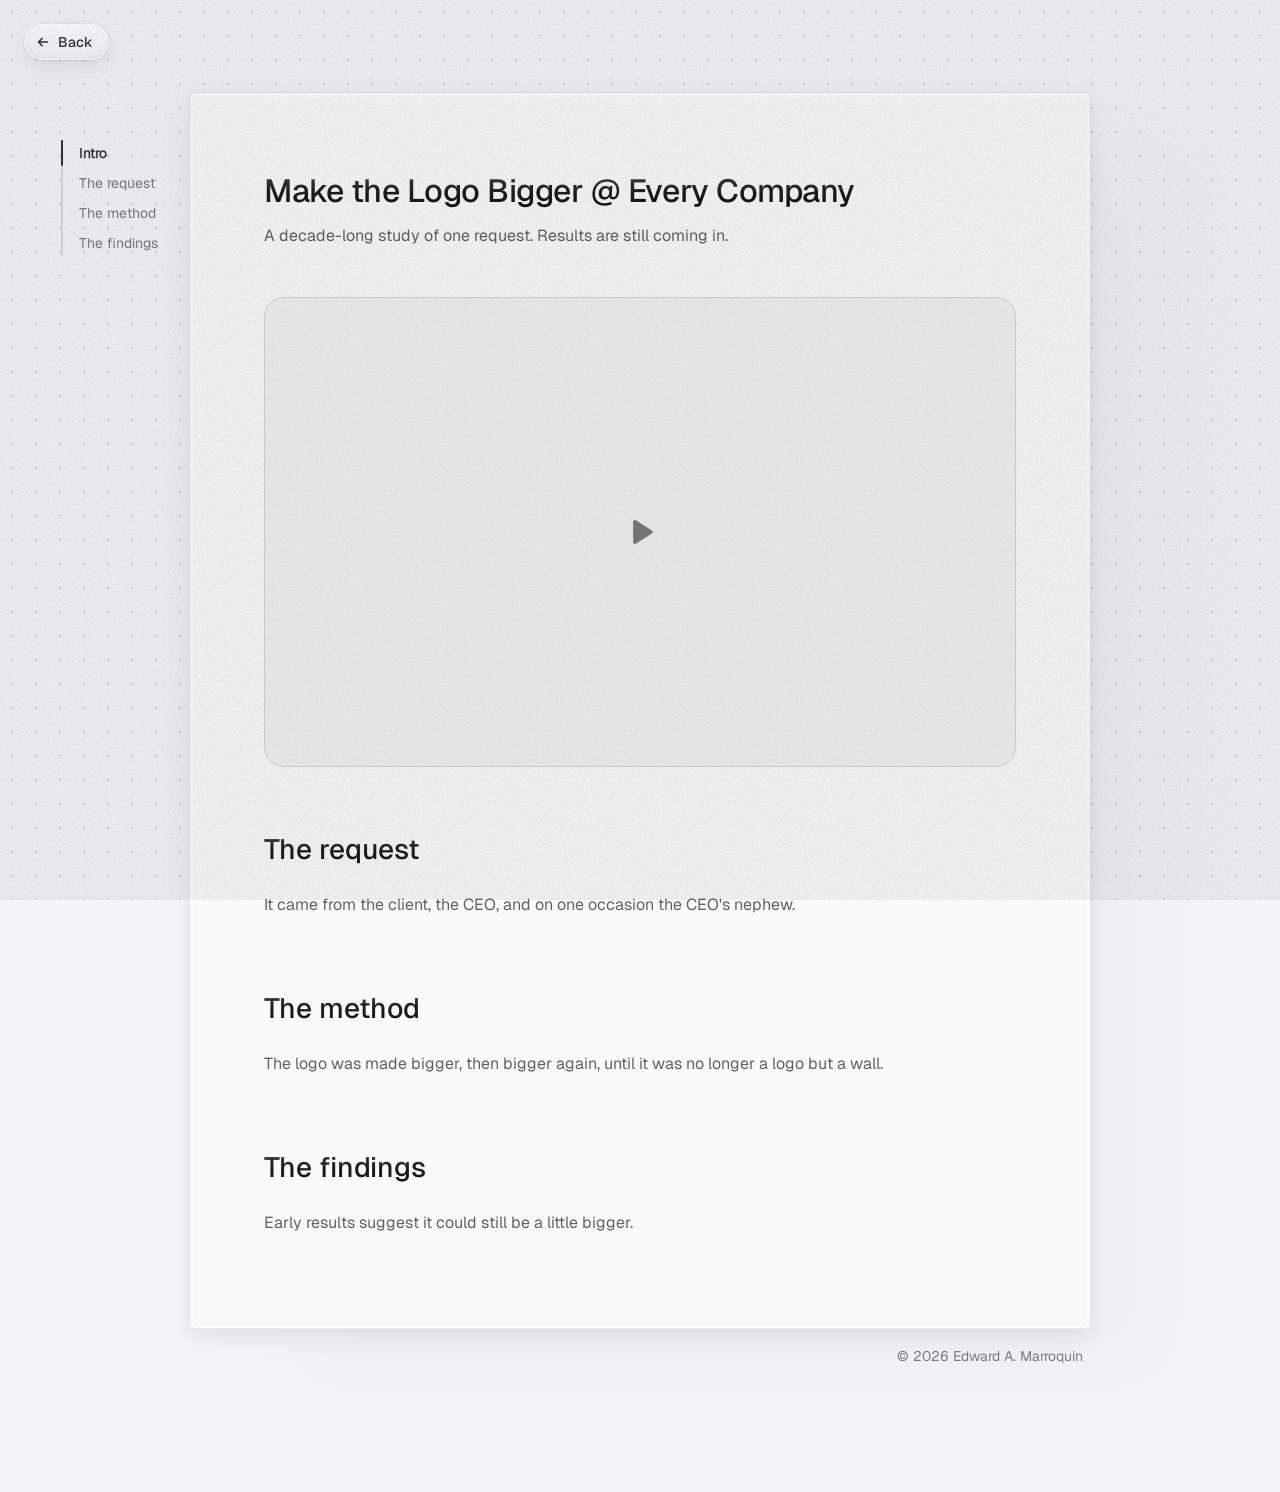
<file: make-the-logo-bigger.html>
<!DOCTYPE html>
<html lang="en" class="page-resume page-case">
<head>
  <meta charset="UTF-8">
  <meta name="viewport" content="width=device-width, initial-scale=1.0">
  <title>Make the Logo Bigger @ Every Company | Edward A. Marroquin</title>
  <meta name="description" content="A decade-long study of one request. Results are still coming in.">
  <!-- Placeholder content: keep out of search results until the write-up is real -->
  <meta name="robots" content="noindex">
  <meta name="theme-color" content="#f9f9fa">
  <link rel="icon" href="favicon.svg" type="image/svg+xml">
  <link rel="icon" href="favicon-32.png" type="image/png" sizes="32x32">
  <link rel="apple-touch-icon" href="apple-touch-icon.png">
  <link rel="preconnect" href="https://fonts.googleapis.com">
  <link rel="preconnect" href="https://fonts.gstatic.com" crossorigin>
  <link href="https://fonts.googleapis.com/css2?family=Geist:wght@400;500;600;700&family=Geist+Mono:wght@400&display=swap" rel="stylesheet">
  <link rel="stylesheet" href="style.css?v=900">  <!-- bump the number after changing style.css so browsers load the new version -->
  <script src="page-transitions.js?v=54"></script>
  <!-- Hold the first paint until the page is parsed, so a page transition has the whole page to animate -->
  <link rel="expect" href="#page-end" blocking="render">
</head>
<body>

  <div class="dot-grid" aria-hidden="true"></div>

  <!-- Progressive blur at the top of the window (see "Top blur" in style.css) -->
  <div class="top-blur" aria-hidden="true"><div></div><div></div><div></div><div></div></div>

  <a class="glass-button case-back" href="./#case-studies">Back</a>

  <!-- Contents: placeholder sections, a small list beside the paper (wide screens only) -->
  <nav class="page-toc" aria-label="On this page">
    <ul>
      <li><a href="#intro">Intro</a></li>
      <li><a href="#the-request">The request</a></li>
      <li><a href="#the-method">The method</a></li>
      <li><a href="#the-findings">The findings</a></li>
    </ul>
  </nav>

  <main class="resume-wrap">
    <div class="resume-frame">
      <div class="resume-shadow" aria-hidden="true"></div>
      <article class="resume" id="intro">
        <h1 class="case-page-title">Make the Logo Bigger @ Every Company</h1>
        <p class="case-page-desc">A decade-long study of one request. Results are still coming in.</p>

        <div class="case-image case-image-placeholder case-hero" role="img" aria-label="Placeholder for a case study video">
          <svg width="32" height="32" viewBox="0 0 14 14" aria-hidden="true"><path d="M4 2.6v8.8a.8.8 0 0 0 1.2.7l7-4.4a.8.8 0 0 0 0-1.4l-7-4.4a.8.8 0 0 0-1.2.7z" fill="currentColor"/></svg>
        </div>

        <section class="case-page-section" id="the-request">
          <h2>The request</h2>
          <p>It came from the client, the CEO, and on one occasion the CEO's nephew.</p>
        </section>
        <section class="case-page-section" id="the-method">
          <h2>The method</h2>
          <p>The logo was made bigger, then bigger again, until it was no longer a logo but a wall.</p>
        </section>
        <section class="case-page-section" id="the-findings">
          <h2>The findings</h2>
          <p>Early results suggest it could still be a little bigger.</p>
        </section>
      </article>
    </div>
    <footer class="site-footer resume-footer">
      <p>© <span id="year">2026</span> Edward A. Marroquin</p>
    </footer>
  </main>

  <script>
    document.getElementById("year").textContent = new Date().getFullYear();
    // Tells the resume to skip its loading screen on the way back
    window.addEventListener("pagehide", function () {
      try { sessionStorage.setItem("from-case-study", "1"); } catch (e) {}
    });
  </script>
  <script src="glass-button.js?v=1"></script>
  <script src="dot-grid.js?v=1"></script>
  <script src="top-blur.js?v=1"></script>
  <script src="page-toc.js?v=2"></script>
  <div id="page-end"></div>
</body>
</html>
</file>
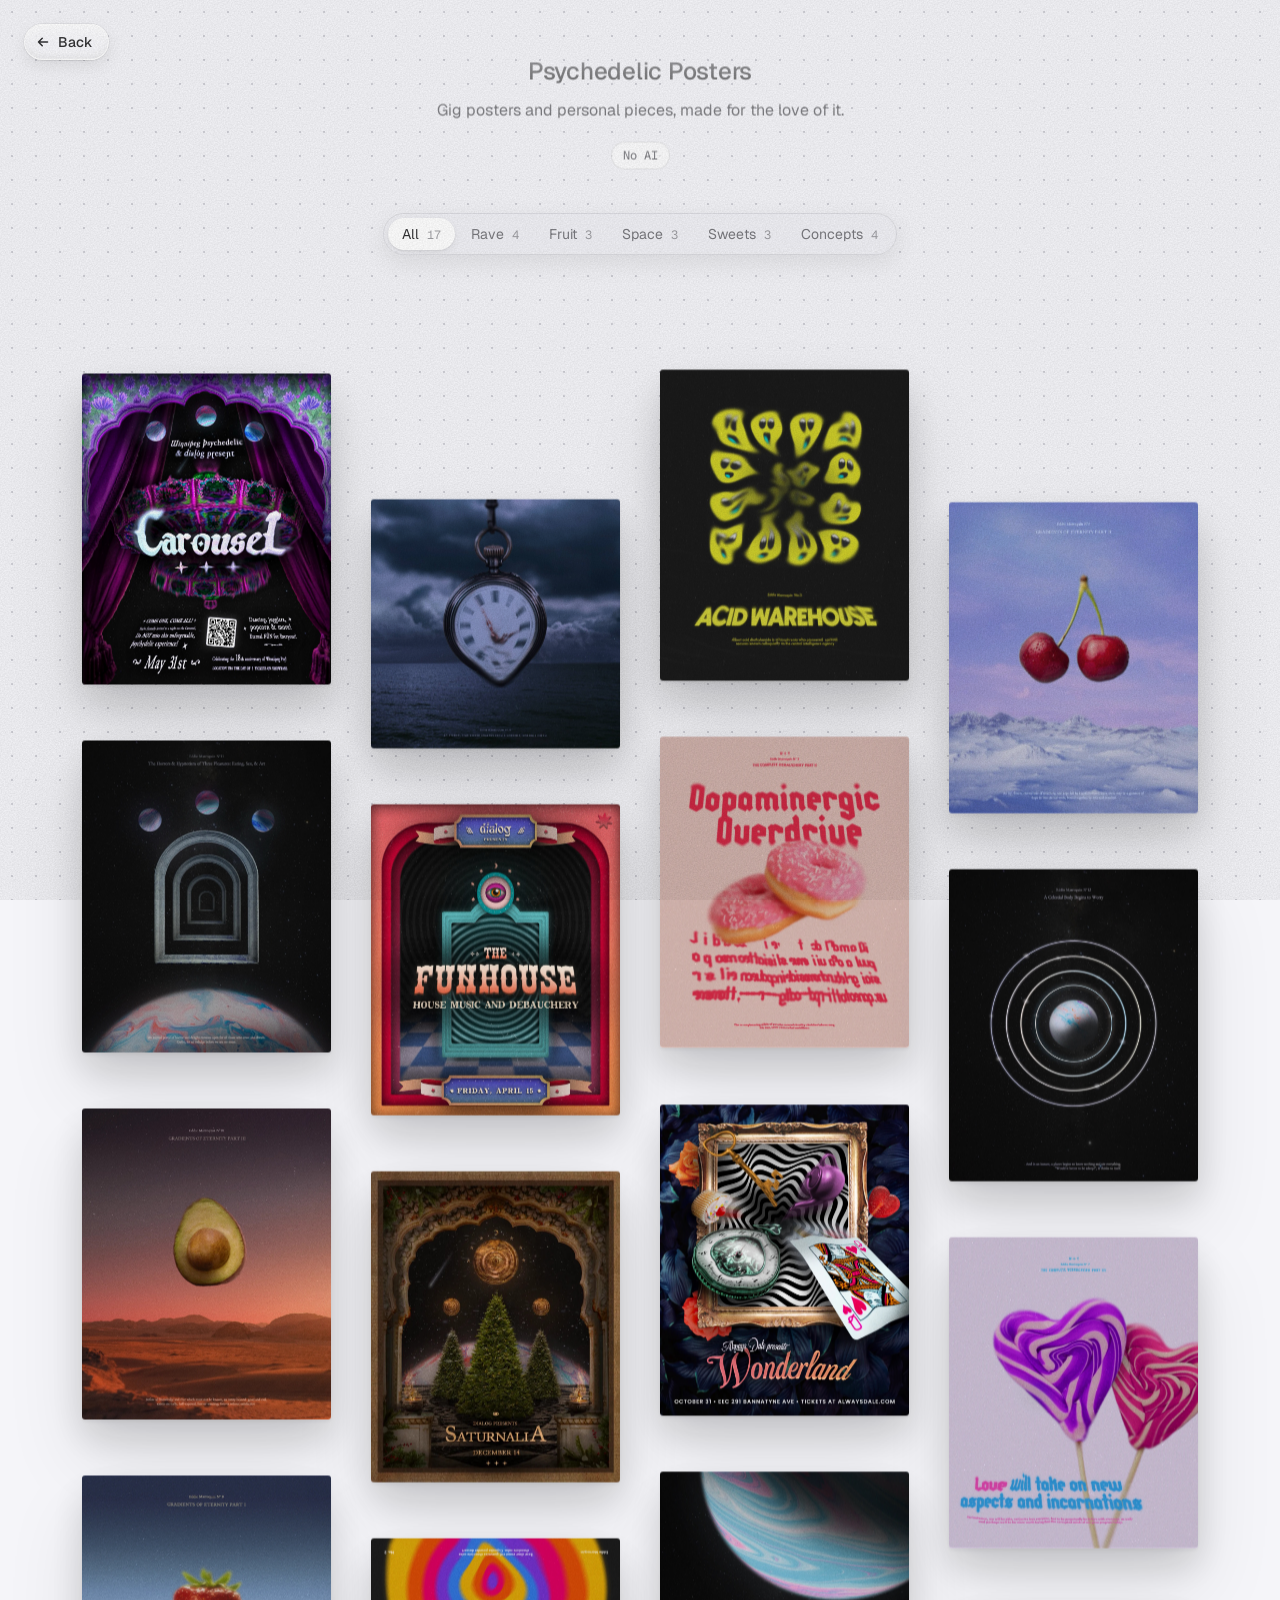
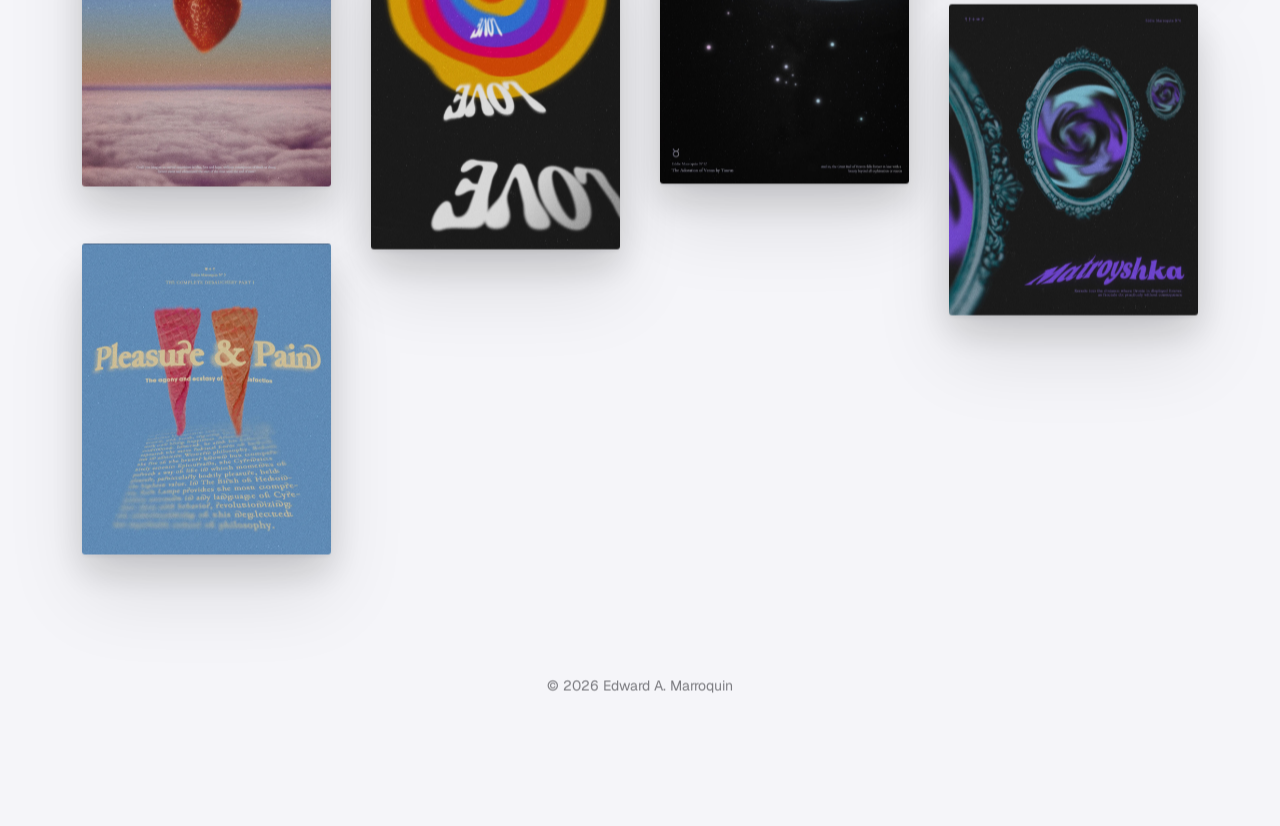
<file: posters.html>
<!DOCTYPE html>
<html lang="en" class="page-resume page-posters">
<head>
  <meta charset="UTF-8">
  <meta name="viewport" content="width=device-width, initial-scale=1.0">
  <title>Psychedelic Posters | Edward A. Marroquin</title>
  <meta name="description" content="Gig posters and personal pieces by Edward A. Marroquin.">
  <meta name="theme-color" content="#f9f9fa">
  <link rel="icon" href="favicon.svg" type="image/svg+xml">
  <link rel="icon" href="favicon-32.png" type="image/png" sizes="32x32">
  <link rel="apple-touch-icon" href="apple-touch-icon.png">
  <link rel="preconnect" href="https://fonts.googleapis.com">
  <link rel="preconnect" href="https://fonts.gstatic.com" crossorigin>
  <link href="https://fonts.googleapis.com/css2?family=Geist:wght@400;500;600;700&family=Geist+Mono:wght@400&display=swap" rel="stylesheet">
  <link rel="stylesheet" href="style.css?v=900">  <!-- bump the number after changing style.css so browsers load the new version -->
  <script src="page-transitions.js?v=54"></script>
</head>
<body>

  <div class="dot-grid" aria-hidden="true"></div>

  <!-- Progressive blur at the top of the window (see "Top blur" in style.css) -->
  <div class="top-blur" aria-hidden="true"><div></div><div></div><div></div><div></div></div>

  <a class="glass-button case-back" href="./#fun">Back</a>

  <!-- Filters (posters-gallery.js): show one group of posters at a time -->
  <nav class="pg-filter" aria-label="Filter posters">
    <p class="pg-filter-label">Filter</p>
    <ul>
      <li><button type="button" data-filter="all" class="is-current" aria-pressed="true">All<span>17</span></button></li>
      <li><button type="button" data-filter="rave" aria-pressed="false">Rave<span>4</span></button></li>
      <li><button type="button" data-filter="fruit" aria-pressed="false">Fruit<span>3</span></button></li>
      <li><button type="button" data-filter="space" aria-pressed="false">Space<span>3</span></button></li>
      <li><button type="button" data-filter="sweets" aria-pressed="false">Sweets<span>3</span></button></li>
      <li><button type="button" data-filter="concepts" aria-pressed="false">Concepts<span>4</span></button></li>
    </ul>
  </nav>

  <!-- ===== Posters gallery (posters-gallery.js) =====
       No paper here: the posters float on the page in a staggered grid. The
       page scrolls smoothly, the columns drift at slightly different speeds,
       each poster bobs gently in its spot, and hovering one tilts it in 3D
       with a glare. Clicking one opens it in the lightbox (holo-lightbox.js). -->
  <main class="pg" id="pg">
    <header class="pg-header">
      <h1 class="pg-title">Psychedelic Posters</h1>
      <p class="pg-desc">Gig posters and personal pieces, made for the love of it.</p>
      <p class="pg-badge" title="Mostly photo collages, pieced together from photographs">No AI</p>
    </header>
    <div class="pg-grid">
          <figure class="pg-item" data-group="rave" data-title="Carousel" style="--i: 0">
            <div class="pg-float"><div class="pg-tilt">
              <img src="images/poster-carousel.jpg" width="960" height="1200" alt="Carousel, a psychedelic event poster for Winnipeg Psychedelic and dialog" loading="eager">
              <span class="pg-glare" aria-hidden="true"></span>
            </div></div>
          </figure>
          <figure class="pg-item" data-group="concepts" data-title="The Time Keeper" style="--i: 1">
            <div class="pg-float"><div class="pg-tilt">
              <img src="images/poster-timekeeper.jpg" width="960" height="960" alt="Eddie Marroquin Nº14, an eternal time keeper awakens from a horrible, horrible dream" loading="eager">
              <span class="pg-glare" aria-hidden="true"></span>
            </div></div>
          </figure>
          <figure class="pg-item" data-group="concepts" data-title="Acid Warehouse" style="--i: 2">
            <div class="pg-float"><div class="pg-tilt">
              <img src="images/poster-acid-warehouse.jpg" width="960" height="1200" alt="Eddie Marroquin No.3, Acid Warehouse" loading="eager">
              <span class="pg-glare" aria-hidden="true"></span>
            </div></div>
          </figure>
          <figure class="pg-item" data-group="fruit" data-title="Gradients of Eternity II" style="--i: 3">
            <div class="pg-float"><div class="pg-tilt">
              <img src="images/poster-cherries.jpg" width="960" height="1200" alt="Eddie Marroquin Nº9, Gradients of Eternity Part II" loading="eager">
              <span class="pg-glare" aria-hidden="true"></span>
            </div></div>
          </figure>
          <figure class="pg-item" data-group="space" data-title="The Horrors and Hypnotism of Three Pleasures" style="--i: 4">
            <div class="pg-float"><div class="pg-tilt">
              <img src="images/poster-horrors.jpg" width="958" height="1200" alt="Eddie Marroquin Nº11, The Horrors and Hypnotism of Three Pleasures" loading="lazy">
              <span class="pg-glare" aria-hidden="true"></span>
            </div></div>
          </figure>
          <figure class="pg-item" data-group="rave" data-title="The Funhouse" style="--i: 5">
            <div class="pg-float"><div class="pg-tilt">
              <img src="images/poster-funhouse.jpg" width="960" height="1200" alt="The Funhouse, house music and debauchery, a dialog event poster" loading="lazy">
              <span class="pg-glare" aria-hidden="true"></span>
            </div></div>
          </figure>
          <figure class="pg-item" data-group="sweets" data-title="Dopaminergic Overdrive" style="--i: 6">
            <div class="pg-float"><div class="pg-tilt">
              <img src="images/poster-dopaminergic.jpg" width="960" height="1200" alt="Dopaminergic Overdrive, The Complete Debauchery Part II" loading="lazy">
              <span class="pg-glare" aria-hidden="true"></span>
            </div></div>
          </figure>
          <figure class="pg-item" data-group="space" data-title="A Celestial Body Begins to Worry" style="--i: 7">
            <div class="pg-float"><div class="pg-tilt">
              <img src="images/poster-celestial.jpg" width="958" height="1200" alt="Eddie Marroquin Nº12, A Celestial Body Begins to Worry" loading="lazy">
              <span class="pg-glare" aria-hidden="true"></span>
            </div></div>
          </figure>
          <figure class="pg-item" data-group="fruit" data-title="Gradients of Eternity III" style="--i: 8">
            <div class="pg-float"><div class="pg-tilt">
              <img src="images/poster-avocado.jpg" width="960" height="1200" alt="Eddie Marroquin Nº10, Gradients of Eternity Part III" loading="lazy">
              <span class="pg-glare" aria-hidden="true"></span>
            </div></div>
          </figure>
          <figure class="pg-item" data-group="rave" data-title="Saturnalia" style="--i: 9">
            <div class="pg-float"><div class="pg-tilt">
              <img src="images/poster-saturnalia.jpg" width="915" height="1143" alt="Saturnalia, a dialog event poster for December 14" loading="lazy">
              <span class="pg-glare" aria-hidden="true"></span>
            </div></div>
          </figure>
          <figure class="pg-item" data-group="rave" data-title="Wonderland" style="--i: 10">
            <div class="pg-float"><div class="pg-tilt">
              <img src="images/poster-wonderland.jpg" width="960" height="1200" alt="Wonderland, an Always Dale event poster for October 31" loading="lazy">
              <span class="pg-glare" aria-hidden="true"></span>
            </div></div>
          </figure>
          <figure class="pg-item" data-group="sweets" data-title="Love Will Take on New Aspects" style="--i: 11">
            <div class="pg-float"><div class="pg-tilt">
              <img src="images/poster-lollipops.jpg" width="960" height="1200" alt="Love will take on new aspects and incarnations, The Complete Debauchery Part III" loading="lazy">
              <span class="pg-glare" aria-hidden="true"></span>
            </div></div>
          </figure>
          <figure class="pg-item" data-group="fruit" data-title="Gradients of Eternity I" style="--i: 12">
            <div class="pg-float"><div class="pg-tilt">
              <img src="images/poster-strawberry.jpg" width="960" height="1200" alt="Eddie Marroquin Nº8, Gradients of Eternity Part I" loading="lazy">
              <span class="pg-glare" aria-hidden="true"></span>
            </div></div>
          </figure>
          <figure class="pg-item" data-group="concepts" data-title="Love" style="--i: 13">
            <div class="pg-float"><div class="pg-tilt">
              <img src="images/poster-love.jpg" width="960" height="1200" alt="Eddie Marroquin No. 2, Love" loading="lazy">
              <span class="pg-glare" aria-hidden="true"></span>
            </div></div>
          </figure>
          <figure class="pg-item" data-group="space" data-title="The Adoration of Venus by Taurus" style="--i: 14">
            <div class="pg-float"><div class="pg-tilt">
              <img src="images/poster-venus.jpg" width="958" height="1200" alt="Eddie Marroquin Nº12, The Adoration of Venus by Taurus" loading="lazy">
              <span class="pg-glare" aria-hidden="true"></span>
            </div></div>
          </figure>
          <figure class="pg-item" data-group="concepts" data-title="Matroyshka" style="--i: 15">
            <div class="pg-float"><div class="pg-tilt">
              <img src="images/poster-matroyshka.jpg" width="960" height="1200" alt="Eddie Marroquin Nº4, Matroyshka" loading="lazy">
              <span class="pg-glare" aria-hidden="true"></span>
            </div></div>
          </figure>
          <figure class="pg-item" data-group="sweets" data-title="Pleasure &amp; Pain" style="--i: 16">
            <div class="pg-float"><div class="pg-tilt">
              <img src="images/poster-pleasure-pain.jpg" width="960" height="1200" alt="Pleasure & Pain, The Complete Debauchery Part I" loading="lazy">
              <span class="pg-glare" aria-hidden="true"></span>
            </div></div>
          </figure>
    </div>
    <footer class="pg-footer">
      <p>© <span id="year">2026</span> Edward A. Marroquin</p>
    </footer>
  </main>

  <script>
    document.getElementById("year").textContent = new Date().getFullYear();
    // Tells the resume to skip its loading screen on the way back
    window.addEventListener("pagehide", function () {
      try { sessionStorage.setItem("from-case-study", "1"); } catch (e) {}
    });
  </script>
  <script src="glass-button.js?v=1"></script>
  <script src="dot-grid.js?v=1"></script>
  <script src="top-blur.js?v=1"></script>
  <script src="posters-gallery.js?v=9"></script>
  <script src="holo-lightbox.js?v=10"></script>
  <script src="offscreen-pause.js?v=1" defer></script>
</body>
</html>
</file>
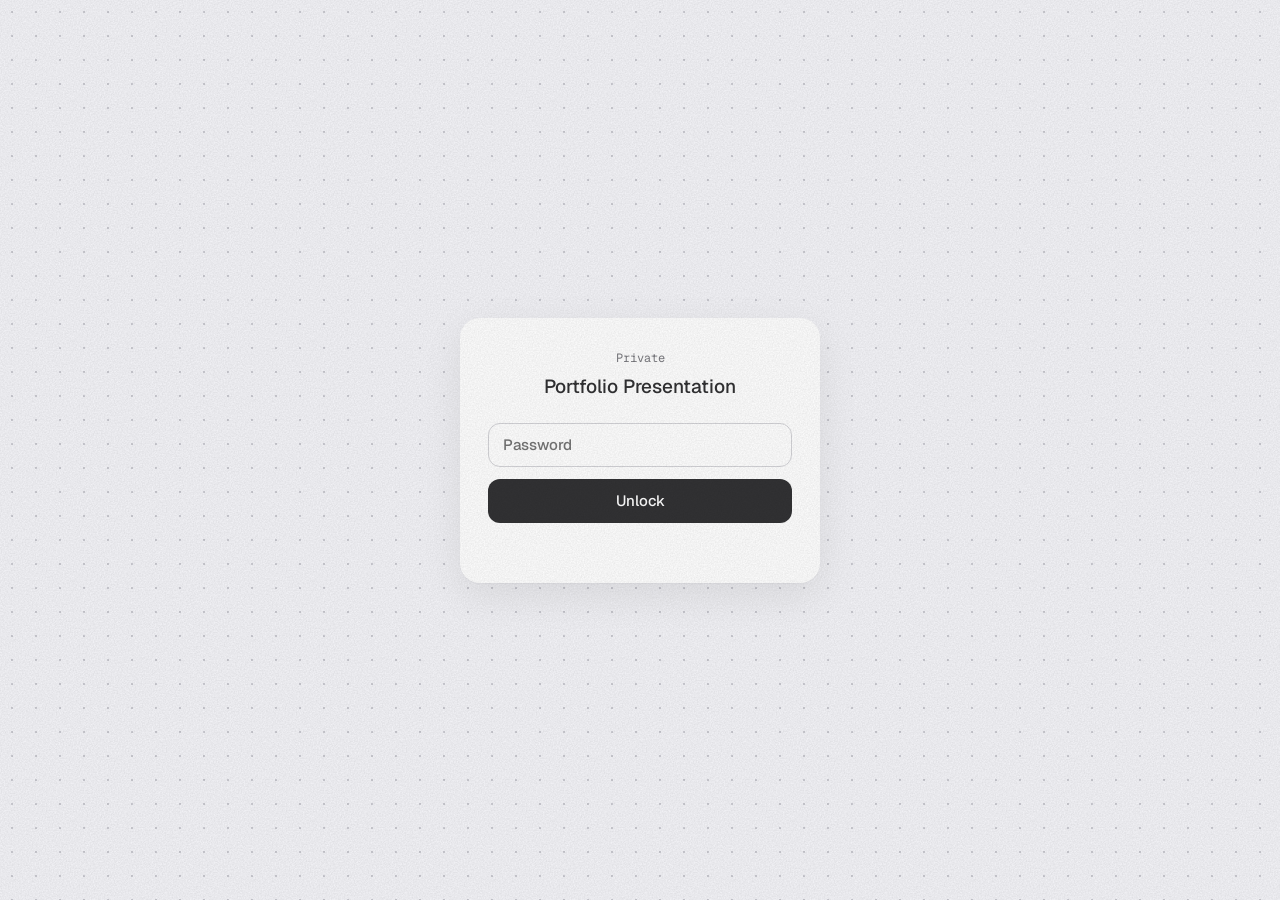
<file: presentation.html>
<!DOCTYPE html>
<html lang="en" class="page-resume presentation-page">
<head>
  <meta charset="UTF-8">
  <meta name="viewport" content="width=device-width, initial-scale=1.0">
  <title>Portfolio Presentation | Edward A. Marroquin</title>
  <!-- Private page for interviews: keep it out of search results, the sitemap and the nav -->
  <meta name="robots" content="noindex, nofollow">
  <meta name="theme-color" content="#f9f9fa">
  <link rel="icon" href="favicon.svg" type="image/svg+xml">
  <link rel="icon" href="favicon-32.png" type="image/png" sizes="32x32">
  <link rel="apple-touch-icon" href="apple-touch-icon.png">
  <link rel="preconnect" href="https://fonts.googleapis.com">
  <link rel="preconnect" href="https://fonts.gstatic.com" crossorigin>
  <link href="https://fonts.googleapis.com/css2?family=Geist:wght@400;500;600;700&family=Geist+Mono:wght@400&display=swap" rel="stylesheet">
  <link rel="stylesheet" href="style.css?v=895">  <!-- bump the number after changing style.css so browsers load the new version -->
  <!-- Unlocked earlier this visit? Skip the gate before anything draws -->
  <script>
    try { if (sessionStorage.getItem("presentation-unlocked") === "1") document.documentElement.classList.add("is-unlocked"); } catch (e) {}
  </script>
  <style>
    :root {
      /* One unit that scales with the window, so the slide keeps its proportions */
      --u: min(1vw, 1.7vh);
      --qt-green: #c4ffb1;   /* Questrade avatar background */
      --qt-ink: #151916;     /* Questrade logo ink */
    }
    html, body { height: 100%; }
    body {
      margin: 0;
      overflow: hidden;
      color: var(--resume-text);
      -webkit-font-smoothing: antialiased;
    }
    /* Squircle corners where the browser supports them (Chrome), rounded corners elsewhere.
       Real corners, not a mask, so the glass edges and shadow follow the shape. */
    /* Background dots a shade darker than the resume's, on this page only */
    .dot-grid {
      background-image: url("data:image/svg+xml,%3Csvg xmlns='http://www.w3.org/2000/svg' width='24' height='24'%3E%3Crect x='11' y='11' width='2' height='2' rx='1' fill='%23BDBDC6'/%3E%3C/svg%3E");
    }
    .dot-grid::after {
      background-image: url("data:image/svg+xml,%3Csvg xmlns='http://www.w3.org/2000/svg' width='24' height='24'%3E%3Crect x='11' y='11' width='2' height='2' rx='1' fill='%239A9AA4'/%3E%3C/svg%3E");
    }


    .squircle { border-radius: 27%; overflow: hidden; }
    @supports (corner-shape: squircle) {
      .squircle { border-radius: 50%; corner-shape: squircle; }
    }

    /* ---------- Password gate ----------
       A simple gate, not real security: the content below is still in the page source.
       Fine for keeping casual visitors out; don't put anything confidential here. */
    .gate {
      position: fixed;
      inset: 0;
      z-index: 50;
      display: grid;
      place-items: center;
      padding: 16px;
    }
    .gate-card {
      width: 100%;
      max-width: 360px;
      box-sizing: border-box;
      padding: 32px 28px 28px;
      background: #fff;
      border-radius: 20px;
      box-shadow: 0 1px 2px rgba(0, 0, 0, 0.04), 0 12px 40px rgba(0, 0, 0, 0.08);
      text-align: center;
    }
    .gate-label { margin: 0 0 8px; font: var(--type-label-xs); color: var(--resume-label); }
    .gate-title { margin: 0 0 24px; font: var(--type-h3); color: var(--resume-text); }
    .gate-form { display: grid; gap: 12px; }
    .gate-input {
      width: 100%;
      box-sizing: border-box;
      height: 44px;
      padding: 0 14px;
      font: var(--type-ui);
      color: var(--resume-text);
      background: #f4f4f5;
      border: 1px solid transparent;
      border-radius: 12px;
      outline: none;
      transition: border-color 0.2s ease, background-color 0.2s ease;
    }
    .gate-input:focus { background: #fff; border-color: #d4d4d8; }
    .gate-input[aria-invalid="true"] { border-color: #e5484d; }
    .gate-submit {
      height: 44px;
      font: var(--type-ui);
      color: #fff;
      background: var(--resume-text);
      border: 0;
      border-radius: 12px;
      cursor: pointer;
      transition: opacity 0.2s ease;
    }
    .gate-submit:hover { opacity: 0.88; }
    .gate-error { min-height: 20px; margin: 0; font: var(--type-caption); color: #e5484d; }
    .gate-card.is-shaking { animation: gate-shake 0.4s ease; }
    @keyframes gate-shake {
      20%, 60% { transform: translateX(-6px); }
      40%, 80% { transform: translateX(6px); }
    }
    @media (prefers-reduced-motion: reduce) { .gate-card.is-shaking { animation: none; } }
    .sr-only { position: absolute; width: 1px; height: 1px; overflow: hidden; clip: rect(0 0 0 0); white-space: nowrap; }

    /* Locked: show only the gate. Unlocked: hide it. */
    html:not(.is-unlocked) .presentation { display: none; }
    html.is-unlocked .gate { display: none; }

    /* ---------- Slide 1: Questrade + Eddie ---------- */
    .page-resume main.presentation {         /* (beats style.css's .page-resume main) */
      position: fixed;
      inset: 0;
      z-index: 1;
      overflow: hidden;
    }
    .slide { position: absolute; inset: 0; overflow: hidden; }

    /* The camera: the whole scene zooms in and out on it */
    .intro-camera { position: absolute; inset: 0; transform-origin: 50% 46%; will-change: transform; }
    .intro-stage { position: absolute; inset: 0; display: grid; place-items: center; }

    /* The wordmark, traced from the Questrade logo on its 762 × 262 grid.
       The Q is the logo mark (it becomes the avatar); the other letters leave one by one. */
    .wordmark {
      --cap: calc(var(--u) * 7.2);                 /* height of the Q */
      --k: calc(var(--cap) / 120);                 /* one unit of the 762 × 262 grid */
      position: relative;
      width: calc(var(--k) * 762);
      height: calc(var(--k) * 262);
      z-index: 2;                  /* above Eddie, who waits behind the Q */
      opacity: 0;
      will-change: transform;
    }
    .wm-letter {
      position: absolute;
      inset: 0;
      width: 100%;
      height: 100%;
      overflow: visible;
      will-change: transform, opacity, filter;
    }

    /* The slot the Q sits in, sized to the Q's ink */
    .q-slot {
      position: absolute;
      left: 0;
      top: calc(var(--k) * 70);
      width: calc(var(--cap) * 311 / 291);
      height: var(--cap);
    }
    /* The Q's full 512 box (the avatar), positioned so its ink lines up with the slot */
    .q-avatar {
      --box: calc(var(--cap) * 512 / 291);
      position: absolute;
      left: calc(var(--box) * -110 / 512);
      top: calc(var(--box) * -107 / 512);
      width: var(--box);
      height: var(--box);
      z-index: 2;
      perspective: calc(var(--box) * 4);
      will-change: transform;
    }
    .q-tilt {
      position: absolute;
      inset: 0;
      transform-style: preserve-3d;
      will-change: transform;
    }
    /* The avatar behind the Q: blooms in as one piece */
    .q-bg {
      position: absolute;
      inset: 0;
      opacity: 0;
      transform: scale(0.55);
    }
    .q-fill { position: absolute; inset: 0; background: linear-gradient(180deg, #d4ffc6, var(--qt-green) 55%, #b6f7a0); }

    /* ---------- Frosted glass for the avatars ----------
       The same glass as the resume's floating pills ("Frosted pills" in style.css):
       a frosted plate a little larger than the avatar, blurred and a touch more
       saturated behind, with the pills' glass edges (--glass-edge) and light drop
       shadow (--glass-drop). The avatar face gets the same edges on top.
       Nothing above the plate may use filter, opacity < 1 or a mask, or the frost
       stops seeing the page behind it. */
    .glass-plate {
      position: absolute;
      inset: -1.25px;              /* the avatars end at 0.8 scale, so this shows as a 1px border */
      background: color-mix(in srgb, color-mix(in srgb, #fff 85%, #e4e4e9) 55%, transparent);
      -webkit-backdrop-filter: blur(18px) saturate(1.6);
      backdrop-filter: blur(18px) saturate(1.6);
      box-shadow: var(--glass-edge), var(--glass-drop);
    }
    .glass-face-edge {
      position: absolute;
      inset: 0;
      pointer-events: none;
      box-shadow: var(--glass-edge);
    }
    .q-mark { position: absolute; inset: 0; width: 100%; height: 100%; display: block; }
    .q-shine {
      position: absolute;
      inset: 0;
      overflow: hidden;
      pointer-events: none;
    }
    .q-shine::before {
      content: "";
      position: absolute;
      top: -20%;
      bottom: -20%;
      left: 0;
      width: 45%;
      background: linear-gradient(100deg, rgba(255, 255, 255, 0) 0%, rgba(255, 255, 255, 0.9) 50%, rgba(255, 255, 255, 0) 100%);
      opacity: 0.7;
      filter: blur(calc(var(--box) * 0.04));
      transform: translateX(-160%) skewX(-12deg);
    }
    .q-shine.is-shining::before { animation: shine 2.2s cubic-bezier(0.45, 0, 0.35, 1) forwards; }
    @keyframes shine { to { transform: translateX(330%) skewX(-12deg); } }

    /* Eddie's avatar: waits behind the Q, then slides out to the right */
    .eddie-avatar {
      --box: calc(var(--u) * 7.2 * 512 / 291);
      position: absolute;
      left: 50%;
      top: 50%;
      width: var(--box);
      height: var(--box);
      margin: calc(var(--box) / -2) 0 0 calc(var(--box) / -2);
      z-index: 1;
      opacity: 0;
      will-change: transform;
    }
    .eddie-face {
      position: absolute;
      inset: 0;
      overflow: hidden;
      background: linear-gradient(160deg, #f1f1f3, #dcdce1);
    }
    .eddie-face img, .eddie-face svg { position: absolute; inset: 0; width: 100%; height: 100%; object-fit: cover; }

    .intro-title {
      position: absolute;
      left: 0;
      right: 0;
      top: 50%;
      margin: 0;
      text-align: center;
      font: 500 clamp(18px, calc(var(--u) * 2.1), 28px)/1.1 var(--font-sans);
      letter-spacing: -0.015em;
      color: var(--qt-ink);
      opacity: 0;
      will-change: transform, opacity, filter;
    }
    /* Traced Questrade logo in place of the typed word: cap height ≈ Geist's (0.7em), on the baseline */
    .title-wordmark {
      display: inline-block;
      height: calc(0.7em * 126 / 120);
      width: calc(0.7em * 762 / 120);
      vertical-align: calc(-0.7em * 4 / 120);
    }
    /* "Eddie" in the Questrade wordmark's style: d and e from the wordmark itself, E and i
       drawn to its stems, strokes and heights. Same grid and sizing as the logo beside it. */
    .title-eddie {
      display: inline-block;
      height: calc(0.7em * 126 / 120);
      width: calc(0.7em * 380.9 / 120);
      vertical-align: calc(-0.7em * 4 / 120);
    }
    /* Each label sits centred under its avatar (presentation-intro.js sets --x) */
    .intro-label {
      position: absolute;
      top: 0;
      left: var(--x, 50%);
      transform: translateX(-50%);
      line-height: 0;
      white-space: nowrap;
    }

    /* The intro avatars end bigger (1.12 scale), with a deeper shadow; the plate shows as a 1px border */
    .q-avatar .glass-plate,
    .eddie-avatar .glass-plate {
      inset: -0.9px;
      box-shadow:
        var(--glass-edge),
        0 2px 5px rgba(12, 12, 13, 0.07),
        0 12px 30px rgba(12, 12, 13, 0.13);
    }

    /* The + between the avatars, drawn like the Questrade Q: the same stroke weight, square ends with
       one 45° cut on a slightly longer right arm (like the Q's leg), the logo's dark gradient and
       glass finish */
    .intro-plus {
      position: absolute;
      left: 0;
      top: 0;
      width: var(--plus, 40px);
      height: var(--plus, 40px);
      margin: calc(var(--plus, 40px) / -2) 0 0 calc(var(--plus, 40px) / -2);
      opacity: 0;
      overflow: visible;
      will-change: transform, opacity, filter;
    }

    /* ---------- Slides ---------- */
    .slide { opacity: 0; visibility: hidden; transition: opacity 0.5s ease, visibility 0s linear 0.5s; }
    .slide.is-current { opacity: 1; visibility: visible; transition: opacity 0.5s ease, visibility 0s; }


    /* ---------- Slide 2: career timeline ----------
       A frosted sheet of the resume's paper on the right holds the story. A ruler-like progress track
       runs from off the left edge, through the active avatar, and ends behind the paper. The avatars
       sit on a reel that slides left one stop at a time: the active one is in focus on the left, the
       next waits behind the paper with its colour glowing through, past ones leave off the left.
       Positions (--focus-x, --gap, --line-y, --window-w) are set by presentation-timeline.js. */
    .slide-timeline {
      --tl-avatar: clamp(104px, 11.5vw, 160px);
      --tl-ink: #151916;
      --tl-muted: #8e8e95;
      --tl-track: #dadae0;
      --tl-green: #2f9e5a;
      --focus-x: 25vw;
      --gap: 50vw;
      --line-y: 46vh;
      --window-w: 85vw;
      overflow: hidden;
    }

    /* The paper: the resume's sheet, without the fold. Same colour, 6px corners, lighter hairline border,
       the white glass rim inside (bright top edge, soft glint at the bottom) and the resume's three-layer
       drop shadow. Slightly see-through and frosted so the track softens as it passes behind. */
    /* The page: the resume's sheet, without the fold. Same colour, 6px corners, lighter hairline border,
       the white glass rim inside (bright top edge, soft glint at the bottom) and the resume's three-layer
       drop shadow. Slightly see-through and frosted so the track softens as it passes behind. */
    .ct-paper, .ct-paper-shadow, .ph-page, .ph-page-shadow {
      /* The folded top-right corner, the resume's fold at about 60% size (same shape and curl,
         style.css's .fold / .fold-flap draw it; not interactive here) */
      --fold-top: 120px;
      --fold-side: 110px;
      --fold-tip-x: 10.4px;
      --fold-tip-y: 119.6px;
      position: absolute;
      z-index: 2;
      top: 48px;
      right: 48px;
      bottom: 48px;
      width: 40vw;
    }
    /* The page's shadow follows the folded shape: cast by a copy of the shape behind it, like the
       resume's .resume-shadow (a shadow on the page itself would be cut off by its trimmed corner) */
    .ct-paper-shadow, .ph-page-shadow {
      pointer-events: none;
      filter:
        drop-shadow(0 10px 16px rgba(0, 0, 0, 0.05))
        drop-shadow(0 8px 10px rgba(12, 12, 13, 0.04))
        drop-shadow(40px 30px 40px rgba(0, 0, 0, 0.025));
    }
    .ct-paper-shadow::before, .ph-page-shadow::before {
      content: "";
      position: absolute;
      inset: 0;
      border-radius: 6px;
      background: var(--resume-paper);
      clip-path: polygon(0 0, calc(100% - var(--fold-top)) 0, 100% var(--fold-side), 100% 100%, 0 100%);
    }
    .ct-paper, .ph-page {
      top: 48px;
      right: 48px;
      bottom: 48px;
      width: 40vw;
      box-sizing: border-box;
      padding: clamp(32px, 3.6vw, 60px);
      background: color-mix(in srgb, var(--resume-paper) 78%, transparent);
      -webkit-backdrop-filter: blur(16px) saturate(1.5);
      backdrop-filter: blur(16px) saturate(1.5);
      border: 0.5px solid #e2e2e7;
      border-radius: 6px;
      color: var(--resume-text);
      box-shadow:
        inset 0 2px 0 rgba(255, 255, 255, 0.8),
        inset 0 0 0 3px rgba(255, 255, 255, 0.6),
        inset 0 -2px 0 rgba(255, 255, 255, 0.45),
        inset 0 20px 24px -20px rgba(255, 255, 255, 0.85),
        inset 0 -14px 20px -14px rgba(12, 12, 13, 0.05);
      /* Cut off the top-right corner where the page is folded down */
      clip-path: polygon(0 0, calc(100% - var(--fold-top)) 0, 100% var(--fold-side), 100% 100%, 0 100%);
      pointer-events: none;
    }

    .ct-copy { display: grid; }
    .ct-blurb { grid-area: 1 / 1; visibility: hidden; opacity: 0; }
    .ct-blurb.is-shown { visibility: visible; opacity: 1; }
    .ct-label {
      margin: 0 0 20px;
      font: var(--type-label-s);
      letter-spacing: 0.02em;
      color: var(--resume-label);
    }
    .ct-label .ct-num { color: var(--resume-heading); }
    .ct-blurb-next .ct-label, .ct-blurb-next .ct-label .ct-num { color: var(--tl-green); }
    .ct-title {
      margin: 0 0 18px;
      font: 500 clamp(24px, 2.3vw, 34px)/1.15 var(--font-sans);
      letter-spacing: -0.025em;
      color: var(--resume-heading);
      text-wrap: balance;
    }
    .ct-desc {
      max-width: 30em;
      margin: 0;
      font: 400 clamp(15px, 1.2vw, 18px)/1.6 var(--font-sans);
      color: var(--resume-body);
      text-wrap: pretty;
    }

    /* A photo for a stop: a framed image along the bottom of the paper, 16px in from its edges */
    .ct-media {
      position: absolute;
      left: 16px;
      right: 16px;
      bottom: 16px;
      max-height: 46%;
      aspect-ratio: 1200 / 710;
      margin: 0 auto;
      overflow: hidden;
      border: 0.5px solid #e2e2e7;
      border-radius: 4px;
      background: #e9e9ee;
      opacity: 0;
      transform: translateY(8px);
      transition: opacity 0.4s ease, transform 0.6s cubic-bezier(0.2, 0.8, 0.2, 1);
    }
    .ct-media.is-shown { opacity: 1; transform: none; transition-delay: 0.18s; }
    .ct-media img { display: block; width: 100%; height: 100%; object-fit: cover; }

    /* Step 02's picture: the case studies' grid container (light grid over a soft radial, a vignette
       at the edges) holding an iPad with the Skip restaurant app's live delivery map, built in HTML.
       The iPad sits a little low and runs off the bottom of the container. */
    /* The grid panel: the case studies' container (light grid over a soft radial, a vignette at the
       edges), 16px inside the paper. The story and each step's picture sit in it. */
    .ct-copy { position: relative; }
    /* A mock on the panel: no frame of its own, it runs off the panel's bottom edge */
    /* A mock in the case studies' grid container (light grid over a soft radial, a vignette at the
       edges), along the bottom of the page; the device runs off its bottom edge */
    .ct-media-grid {
      aspect-ratio: auto;
      height: 60%;
      max-height: none;
      border-radius: 10px;
      border-color: var(--resume-paper-border);
      background:
        radial-gradient(ellipse 72% 68% at 50% 45%, rgba(244, 244, 246, 0) 50%, rgba(244, 244, 246, 0.92) 100%),
        linear-gradient(rgba(12, 12, 13, 0.036) 1px, transparent 1px) center / 18px 18px,
        linear-gradient(90deg, rgba(12, 12, 13, 0.036) 1px, transparent 1px) center / 18px 18px,
        radial-gradient(ellipse 80% 75% at 50% 40%, #fefefe 0%, #f9f9fa 60%, #f4f4f6 100%);
      isolation: isolate;
    }
    .ct-media-grid::after {
      content: "";
      position: absolute;
      z-index: -1;
      inset: 0;
      background: radial-gradient(ellipse 70% 65% at 50% 45%, transparent 40%, rgba(246, 246, 248, 0.9) 100%);
      pointer-events: none;
    }
    .ipad {
      position: absolute;
      left: 50%;
      top: 8%;
      width: 70%;
      transform: translateX(-50%);
      padding: 4.6%;
      container-type: inline-size;          /* the screen is sized in points off this (--pt) */
      border-radius: 8% / 6%;
      background: linear-gradient(160deg, #fdfdfd, #ececf0);
      box-shadow:
        inset 0 0 0 1px #d9d9de,
        inset 0 1.5px 0 #fff,
        0 18px 34px rgba(12, 12, 13, 0.14),
        0 4px 10px rgba(12, 12, 13, 0.08);
    }
    .ipad::before {                          /* the camera, centred on the top bezel */
      content: "";
      position: absolute;
      left: 50%;
      top: 1.9%;
      width: 1.3%;
      aspect-ratio: 1;
      margin-left: -0.65%;
      border-radius: 50%;
      background: #3a3a3e;
    }
    .ipad-screen {
      --pt: calc(100cqw / 440);
      position: relative;
      aspect-ratio: 440 / 600;
      overflow: hidden;
      border-radius: calc(var(--pt) * 7);
      background: #fff;
      font-family: var(--font-sans);
      color: #1b1b1b;
      box-shadow: 0 0 0 1px rgba(12, 12, 13, 0.1);
    }
    .ipad-screen * { box-sizing: border-box; }
    .sk-status {
      display: flex;
      justify-content: space-between;
      height: calc(var(--pt) * 13);
      padding: 0 calc(var(--pt) * 10);
      align-items: center;
      font-size: calc(var(--pt) * 6);
      font-weight: 500;
    }
    .sk-status i { font-style: normal; letter-spacing: calc(var(--pt) * 0.5); }
    .sk-bar {
      position: relative;
      display: grid;
      place-items: center;
      height: calc(var(--pt) * 27);
      background: #ff7a00;
      color: #fff;
      font-size: calc(var(--pt) * 9);
      font-weight: 600;
    }
    .sk-bar svg { position: absolute; left: calc(var(--pt) * 12); width: calc(var(--pt) * 12); }
    .sk-bar span::after {
      content: "";
      display: inline-block;
      width: calc(var(--pt) * 4);
      height: calc(var(--pt) * 4);
      margin: 0 0 calc(var(--pt) * 2) calc(var(--pt) * 5);
      border: solid #fff;
      border-width: 0 calc(var(--pt) * 1.2) calc(var(--pt) * 1.2) 0;
      transform: rotate(45deg);
    }
    .sk-body { display: flex; height: calc(var(--pt) * 560); }
    .sk-side { width: calc(var(--pt) * 140); background: #2f3b45; color: #fff; }
    .sk-head {
      display: flex;
      justify-content: space-between;
      align-items: center;
      height: calc(var(--pt) * 21);
      padding: 0 calc(var(--pt) * 9);
      background: #26323b;
      font-size: calc(var(--pt) * 7);
      font-weight: 600;
    }
    .sk-head b {
      width: calc(var(--pt) * 5);
      height: calc(var(--pt) * 5);
      margin-top: calc(var(--pt) * 3);
      border: solid #fff;
      border-width: calc(var(--pt) * 1.2) 0 0 calc(var(--pt) * 1.2);
      transform: rotate(45deg);
    }
    .sk-item {
      position: relative;
      display: flex;
      justify-content: space-between;
      align-items: center;
      height: calc(var(--pt) * 40);
      padding: 0 calc(var(--pt) * 10);
      border-bottom: calc(var(--pt) * 0.6) solid rgba(255, 255, 255, 0.08);
      font-size: calc(var(--pt) * 8);
      font-weight: 600;
    }
    .sk-item small { display: block; margin-top: calc(var(--pt) * 2); font-size: calc(var(--pt) * 5.5); font-weight: 400; opacity: 0.8; }
    .sk-item strong { font-size: calc(var(--pt) * 15); font-weight: 600; }
    .sk-item em { font-style: normal; font-size: calc(var(--pt) * 9.5); font-weight: 500; }
    .sk-item.is-on { background: #1b1b1b; }
    .sk-item.is-on::before { content: ""; position: absolute; left: 0; top: 0; bottom: 0; width: calc(var(--pt) * 3); background: #ff7a00; }
    .sk-card {
      display: flex;
      justify-content: space-between;
      align-items: center;
      margin: calc(var(--pt) * 7);
      padding: calc(var(--pt) * 8) calc(var(--pt) * 9);
      border-radius: calc(var(--pt) * 5);
      background: #3c4954;
      font-size: calc(var(--pt) * 7.5);
      font-weight: 600;
    }
    .sk-card small { display: block; margin-top: calc(var(--pt) * 2); font-size: calc(var(--pt) * 5.5); font-weight: 400; }
    .sk-card svg { width: calc(var(--pt) * 12); }
    .sk-main { flex: 1; display: flex; flex-direction: column; }
    .sk-order { display: flex; height: calc(var(--pt) * 62); border-bottom: calc(var(--pt) * 0.6) solid #e2e2e2; }
    .sk-order-info { flex: 1; padding: calc(var(--pt) * 10) calc(var(--pt) * 12); }
    .sk-order-info h3 { margin: 0; font-size: calc(var(--pt) * 14); font-weight: 700; letter-spacing: 0.01em; }
    .sk-order-info p {
      display: flex;
      align-items: center;
      gap: calc(var(--pt) * 3);
      margin: calc(var(--pt) * 3) 0 calc(var(--pt) * 5);
      font-size: calc(var(--pt) * 6);
      color: #555;
    }
    .sk-order-info p svg { width: calc(var(--pt) * 9); }
    .sk-order-info span {
      padding: calc(var(--pt) * 1.5) calc(var(--pt) * 4);
      border-radius: calc(var(--pt) * 2);
      background: #efefef;
      font-size: calc(var(--pt) * 5);
      color: #444;
    }
    .sk-eta {
      display: grid;
      place-content: center;
      width: calc(var(--pt) * 68);
      background: #f3f3f3;
      text-align: center;
      font-size: calc(var(--pt) * 8);
      font-weight: 600;
      line-height: 1.2;
    }
    .sk-eta b { font-size: calc(var(--pt) * 14); }
    .sk-map { flex: 1; display: block; width: 100%; }

    /* Step 03's picture: the Neo Home tab (the same baked mock as the resume's Home Tab Refresh card)
       in an iPhone, in the grid container, running off the bottom */
    .ct-media-neo .ht-phone {
      position: absolute;
      left: 50%;
      top: 8%;
      width: 46%;
      transform: translateX(-50%);
    }

    /* The window: the track and reel are cut off here, inside the paper, so the line never reaches
       the right edge of the screen. (overflow, not a mask or clip-path: those would stop the avatars'
       frosted glass from seeing through.) */
    .ct-window {
      position: absolute;
      z-index: 1;
      top: 0;
      bottom: 0;
      left: 0;
      width: var(--window-w);
      overflow: hidden;
    }
    .ct-reel { position: absolute; inset: 0; will-change: transform; }

    /* Track pieces, all centred on --line-y: the lead (off the left edge to the first stop, already
       full), one segment between each pair of stops, and a dashed tail past Questrade.
       Each piece is a ruler: a 4px line with rounded notches (short every 16px, tall every 80px), cut out
       by a mask, so the fill inside paints the notches too. --phase keeps the notches lined up across pieces. */
    .slide-timeline {
      --c-rrc: #cd1041;
      --g-rrc: linear-gradient(90deg, #a80c35, #cd1041 55%, #e8306a);
      --g-skip: linear-gradient(90deg, #ff9121, #ff8000 50%, #ffa142);
      --g-neo: linear-gradient(90deg, #4a4a4a, #232323 50%, #161616);
      --g-qt: linear-gradient(90deg, #5cc46a, #48b35a 55%, #6fd27a);
      --ruler: url("data:image/svg+xml,%3Csvg xmlns='http://www.w3.org/2000/svg' width='80' height='22'%3E%3Crect y='9' width='80' height='4'/%3E%3Crect width='3' height='22' rx='1.5'/%3E%3Crect x='16' y='5' width='3' height='12' rx='1.5'/%3E%3Crect x='32' y='5' width='3' height='12' rx='1.5'/%3E%3Crect x='48' y='5' width='3' height='12' rx='1.5'/%3E%3Crect x='64' y='5' width='3' height='12' rx='1.5'/%3E%3C/svg%3E");
      --ruler-dashed: url("data:image/svg+xml,%3Csvg xmlns='http://www.w3.org/2000/svg' width='80' height='22'%3E%3Crect x='6' y='9' width='7' height='4' rx='2'/%3E%3Crect x='22' y='9' width='7' height='4' rx='2'/%3E%3Crect x='38' y='9' width='7' height='4' rx='2'/%3E%3Crect x='54' y='9' width='7' height='4' rx='2'/%3E%3Crect x='70' y='9' width='7' height='4' rx='2'/%3E%3Crect width='3' height='22' rx='1.5'/%3E%3Crect x='16' y='5' width='3' height='12' rx='1.5'/%3E%3Crect x='32' y='5' width='3' height='12' rx='1.5'/%3E%3Crect x='48' y='5' width='3' height='12' rx='1.5'/%3E%3Crect x='64' y='5' width='3' height='12' rx='1.5'/%3E%3C/svg%3E");
    }
    .ct-lead, .ct-seg, .ct-tail {
      position: absolute;
      top: var(--line-y);
      height: 22px;
      margin-top: -11px;
      background: var(--tl-track);
      -webkit-mask: var(--ruler) var(--phase) 0 / 80px 22px repeat-x;
      mask: var(--ruler) var(--phase) 0 / 80px 22px repeat-x;
    }
    .ct-lead { --phase: 200vw; left: calc(var(--focus-x) - 200vw); width: 200vw; background: var(--g-rrc); }
    .ct-seg { --phase: calc(var(--gap) * var(--i) * -1); left: calc(var(--focus-x) + var(--gap) * var(--i)); width: var(--gap); }
    .ct-tail { --phase: calc(var(--gap) * -3); left: calc(var(--focus-x) + var(--gap) * 3); width: var(--gap); }
    /* The last stretch and the tail are a maybe: the line is dashed */
    .ct-seg-future, .ct-tail {
      -webkit-mask-image: var(--ruler-dashed);
      mask-image: var(--ruler-dashed);
    }
    .ct-rail { position: absolute; inset: 0; }

    /* Arriving from the intro (presentation-timeline.js): the slide is shown at once (the Questrade
       avatar hands straight over to its stop at the end of the line), the track isn't cut off at the paper while the camera
       pulls back, and the name waits until the camera pushes back in */
    .slide-timeline.is-current.is-arriving { transition: none; }
    .slide-timeline.is-arriving .ct-window { width: 100%; overflow: visible; }
    .slide-timeline.is-arriving .ct-stop .ct-name,
    .slide-timeline.is-arriving .ct-stop .ct-role { opacity: 0; transform: translateY(6px); transition: none; }

    /* Each segment fills (line and notches) with the colour of the stop it leads to */
    .ct-fill {
      position: absolute;
      inset: 0;
      background: var(--fill);
      transform: scaleX(0);
      transform-origin: left center;
    }

    .ct-stop {
      position: absolute;
      top: calc(var(--line-y) - var(--tl-avatar) / 2);
      left: calc(var(--focus-x) + var(--gap) * var(--i));
      transform: translateX(-50%);
      display: flex;
      flex-direction: column;
      align-items: center;
      padding: 0;
      border: 0;
      background: none;
      font: inherit;
      color: inherit;
      text-align: center;
      cursor: pointer;
      -webkit-tap-highlight-color: transparent;
    }
    .ct-stop.is-active { cursor: default; }
    /* Upcoming stops stay hidden, so nothing glows through the paper; each appears as it slides into focus */
    .ct-stop { transition: opacity 0.45s ease 0.2s; }
    .ct-stop:not(.is-active):not(.is-past) { transition-delay: 0s; transition-duration: 0.3s; }
    .ct-stop:not(.is-active):not(.is-past) { opacity: 0; pointer-events: none; }
    .ct-stop:focus-visible { outline: none; }
    .ct-stop:focus-visible .ct-name { text-decoration: underline; text-underline-offset: 4px; }

    .ct-avatar {
      position: relative;
      width: var(--tl-avatar);
      height: var(--tl-avatar);
      margin-bottom: 24px;
      will-change: transform;
    }
    .ct-glow {
      position: absolute;
      inset: -34%;
      border-radius: 50%;
      background: radial-gradient(closest-side, var(--glow), transparent);
      filter: blur(24px);
      opacity: 0;
      pointer-events: none;
    }
    .ct-face {
      position: absolute;
      inset: 0;
      display: grid;
      place-items: center;
    }
    .ct-face img { display: block; width: 74%; height: auto; }
    .ct-face-rrc { background: var(--c-rrc); }
    .ct-face-rrc img { width: 100%; height: 100%; object-fit: cover; }
    .ct-face-skip { background: linear-gradient(135deg, #ffa142 0%, #ff8000 50.48%, #ff9121 100%); }
    .ct-face-neo { background: linear-gradient(136deg, #232323 6.09%, #161616 52.69%, #2b2b2b 97.54%); }
    .ct-face-neo img { width: 66%; }
    .ct-face-qt { background: linear-gradient(180deg, #d4ffc6, var(--qt-green) 55%, #b6f7a0); }
    .ct-face-qt svg { width: 100%; height: 100%; }

    /* Name and role sit under the avatar, only for the active stop */
    .ct-name, .ct-role {
      white-space: nowrap;
      opacity: 0;
      transform: translateY(6px);
      transition: opacity 0.45s ease, transform 0.6s cubic-bezier(0.2, 0.8, 0.2, 1);
    }
    .ct-name { font: 500 clamp(15px, 1.3vw, 19px)/1.3 var(--font-sans); color: var(--tl-ink); }
    .ct-role { margin-top: 6px; font: var(--type-label-xs); color: #5f5f66; }
    .ct-role-next { color: var(--tl-green); }
    .ct-stop.is-active .ct-name, .ct-stop.is-active .ct-role { opacity: 1; transform: none; transition-delay: 0.15s; }
    .ct-stop.is-active .ct-role { transition-delay: 0.22s; }

    .ct-status {
      position: absolute;
      z-index: 3;
      top: 28px;
      left: var(--focus-x);
      transform: translateX(-50%);
      margin: 0;
      font: var(--type-label-xs);
      color: var(--tl-muted);
      white-space: nowrap;
      opacity: 0;
      transition: opacity 0.3s ease;
      pointer-events: none;
    }
    .ct-status.is-shown { opacity: 1; }

    /* Narrow screens: the paper becomes a sheet across the bottom, the track runs above it */
    @media (max-width: 760px) {
      .slide-timeline { --tl-avatar: 108px; }
      .ct-paper { top: auto; left: 16px; right: 16px; bottom: 88px; width: auto; height: 44vh; padding: 24px; background: var(--resume-paper); border: 0.5px solid #e2e2e7; border-radius: 6px; }
      .ct-label { margin-bottom: 12px; }
      .ct-title { margin-bottom: 12px; }
      .ct-avatar { margin-bottom: 14px; }
      .ct-media { display: none; }
      .ct-paper, .ct-paper-shadow { --fold-top: 0px; --fold-side: 0px; --fold-tip-x: 0px; --fold-tip-y: 0px; }
      .ct-paper-shadow { top: auto; left: 16px; right: 16px; bottom: 88px; width: auto; height: 44vh; }
      .ct-paper .fold { display: none; }
    }
    @media (prefers-reduced-motion: reduce) {
      .ct-name, .ct-role { transition-duration: 0.01s; transition-delay: 0s !important; }
    }

    /* ---------- Slide 3: Design Philosophy ----------
       The big title, and beside it three glass avatars in the resume headline's flowing gradient
       (orange, peach, pink, lavender), each with an icon for one belief. Each avatar drifts slowly
       round a small circle, out of step with the others. Entrance: presentation-philosophy.js. */
    .slide-philosophy {
      --ph-avatar: clamp(88px, 9vw, 136px);
      display: flex;
      align-items: center;
      justify-content: center;
      gap: clamp(48px, 8vw, 140px);
      padding: 0 24px 64px;
      box-sizing: border-box;
    }
    .ph-title {
      margin: 0;
      font: 600 clamp(48px, 6.4vw, 104px)/1.02 var(--font-sans);
      letter-spacing: -0.035em;
      color: var(--resume-heading);
    }
    /* The Questrade wordmark's finish: a dark green-black gradient down each line, a faint light
       along the top edges and a fine frosted grain (the same SVG filter, #wm-glass) */
    .ph-title span {
      display: block;
      padding-bottom: 0.06em;                /* room for the descenders inside the gradient */
      background: linear-gradient(180deg, #3d443f 0%, #1a1e1b 55%, #0f1210 100%);
      -webkit-background-clip: text;
      background-clip: text;
      color: transparent;
      -webkit-text-fill-color: transparent;
      filter: url(#wm-glass);
    }
    .ph-cluster {
      position: relative;
      flex: none;
      width: calc(var(--ph-avatar) * 2.5);
      height: calc(var(--ph-avatar) * 2.7);
    }
    .ph-item { position: absolute; width: var(--ph-avatar); height: var(--ph-avatar); }
    .ph-item:nth-child(1) { left: 0; top: 0; }
    .ph-item:nth-child(2) { right: 0; top: 34%; }
    .ph-item:nth-child(3) { left: 14%; bottom: 0; }
    /* The slow circle: the wrapper turns round an offset point, the avatar turns back so it stays upright */
    .ph-orbit {
      position: absolute;
      inset: 0;
      animation: ph-orbit var(--ph-period, 9s) linear infinite;
      animation-delay: var(--ph-delay, 0s);
    }
    .ph-item:nth-child(1) { --ph-period: 9s; --ph-delay: -1s; --ph-r: 9px; }
    .ph-item:nth-child(2) { --ph-period: 11s; --ph-delay: -5s; --ph-r: 12px; }
    .ph-item:nth-child(3) { --ph-period: 10s; --ph-delay: -8s; --ph-r: 10px; }
    @keyframes ph-orbit {
      from { transform: rotate(0deg) translateX(var(--ph-r, 10px)) rotate(0deg); }
      to { transform: rotate(360deg) translateX(var(--ph-r, 10px)) rotate(-360deg); }
    }
    .ph-avatar { position: absolute; inset: 0; }
    /* A little darker drop shadow than the other glass */
    .ph-avatar .glass-plate {
      box-shadow:
        var(--glass-edge),
        0 2px 4px rgba(12, 12, 13, 0.07),
        0 10px 26px rgba(12, 12, 13, 0.12);
    }
    .ph-face {
      position: absolute;
      inset: 0;
      display: grid;
      place-items: center;
      background-image: linear-gradient(90deg,
        #f1842a 0%, #f3912d 10%, #f39980 24%, #ee7dc9 40%,
        #aa8ce3 55%, #ee7dc9 70%, #f39980 84%, #f1842a 100%);
      background-size: 300% 300%;
      animation: ph-flow 12s linear infinite;
    }
    /* Each avatar starts at its own part of the band: orange-peach, peach-pink, pink-lavender */
    .ph-item:nth-child(1) .ph-face { animation-delay: 0s; }
    .ph-item:nth-child(2) .ph-face { animation-delay: -4s; }
    .ph-item:nth-child(3) .ph-face { animation-delay: -8s; }
    @keyframes ph-flow {
      from { background-position: 0% 50%; }
      to { background-position: 150% 50%; }
    }
    .ph-face svg { width: 46%; height: 46%; overflow: visible; }
    @media (max-width: 760px) {
      .slide-philosophy { flex-direction: column; gap: 40px; }
      .slide-philosophy { --ph-avatar: 84px; }
      .ph-title { text-align: center; }
    }
    @media (prefers-reduced-motion: reduce) {
      .ph-orbit, .ph-face { animation: none; }
    }

    /* A principle: its big heading and line on the left, its page (the same sheet as the timeline's)
       on the right holding the steps */
    .ph-page, .ph-page-shadow { z-index: 3; }
    .ph-page, .ph-page-shadow, .ph-head { visibility: hidden; }
    /* (and no frosting while hidden: Chrome kept drawing a hidden page's backdrop blur over the
       title steps) */
    .slide:not(.is-detail) > .ph-page { -webkit-backdrop-filter: none; backdrop-filter: none; }
    .slide-philosophy.is-detail .ph-page,
    .slide-philosophy.is-detail .ph-page-shadow,
    .slide-philosophy.is-detail .ph-head { visibility: visible; }
    .ph-page { display: flex; flex-direction: column; padding-top: calc(var(--fold-side) + 8px); }   /* the steps start below the fold */
    /* An image container (the case studies' grid container) under the steps, empty for now */
    .ph-media {
      flex: 1;
      min-height: 120px;
      margin-top: clamp(20px, 3vh, 32px);
      border: 0.5px solid var(--resume-paper-border);
      border-radius: 10px;
      background:
        radial-gradient(ellipse 72% 68% at 50% 45%, rgba(244, 244, 246, 0) 50%, rgba(244, 244, 246, 0.92) 100%),
        linear-gradient(rgba(12, 12, 13, 0.036) 1px, transparent 1px) center / 18px 18px,
        linear-gradient(90deg, rgba(12, 12, 13, 0.036) 1px, transparent 1px) center / 18px 18px,
        radial-gradient(ellipse 80% 75% at 50% 40%, #fefefe 0%, #f9f9fa 60%, #f4f4f6 100%);
    }
    .ph-head {
      position: absolute;
      top: 0;
      bottom: 0;
      left: 0;
      right: calc(40vw + 48px);
      display: flex;
      flex-direction: column;
      justify-content: center;
      align-items: center;                   /* the block sits centred in the space; its text stays left-aligned */
      padding: 0 clamp(32px, 4vw, 80px) 40px;
      box-sizing: border-box;
    }
    .ph-head-inner { display: flex; flex-direction: column; align-items: flex-start; max-width: 100%; }
    /* Each principle's heading and line share one spot (the largest sets the size), so swapping
       them never shifts anything; only the current one shows */
    .ph-head-stack { display: grid; }
    /* While a principle is up, the title and avatars stay hidden (their blur-out plays over this) */
    .slide-philosophy.is-detail .ph-title,
    .slide-philosophy.is-detail .ph-cluster { opacity: 0; pointer-events: none; }
    .ph-head-item, .ph-page-body { opacity: 0; pointer-events: none; }
    .ph-head-item { grid-area: 1 / 1; }
    .ph-head-item.is-current, .ph-page-body.is-current { opacity: 1; pointer-events: auto; }
    .ph-page-body { position: absolute; inset: 0; display: flex; flex-direction: column; padding: inherit; box-sizing: border-box; }
    /* "Design Philosophy" in the resume's frosted glass pill, above the heading */
    .ph-pill {
      margin: 0 0 clamp(16px, 2.4vh, 26px);
      padding: 7px 14px;
      border: 0.5px solid rgba(12, 12, 13, 0.05);
      border-radius: 999px;
      background: rgba(255, 255, 255, 0.55);
      -webkit-backdrop-filter: blur(18px) saturate(1.6);
      backdrop-filter: blur(18px) saturate(1.6);
      box-shadow: var(--glass-edge), var(--glass-drop);
      font: var(--type-ui-small);
      color: var(--resume-text);
      overflow: hidden;                      /* the flipping labels turn inside it */
    }
    /* The labels flip like a little drum (presentation-philosophy.js): the old one turns up and away,
       the next turns up into place. They share one spot, so the pill keeps its size. */
    .ph-pill-flip { display: grid; perspective: 240px; }
    .ph-pill-label {
      grid-area: 1 / 1;
      opacity: 0;
      backface-visibility: hidden;
      transform-origin: 50% 50% -0.6em;
      white-space: nowrap;
    }
    .ph-pill-label.is-current { opacity: 1; }
    .ph-head-title {
      margin: 0 0 clamp(14px, 2vh, 22px);
      font: 600 clamp(40px, 4.6vw, 76px)/1.04 var(--font-sans);
      letter-spacing: -0.035em;
      color: var(--resume-heading);
    }
    .ph-head-title span {                    /* the wordmark finish, like the Design Philosophy title */
      display: block;
      padding-bottom: 0.06em;
      background: linear-gradient(180deg, #3d443f 0%, #1a1e1b 55%, #0f1210 100%);
      -webkit-background-clip: text;
      background-clip: text;
      color: transparent;
      -webkit-text-fill-color: transparent;
      filter: url(#wm-glass);
    }
    .ph-head-lede {
      max-width: 22em;
      margin: 0;
      font: 400 clamp(17px, 1.45vw, 22px)/1.5 var(--font-sans);
      color: var(--resume-body);
      text-wrap: pretty;
    }
    .ph-steps { margin: 0; padding: 0; list-style: none; }
    .ph-step:last-child { border-bottom: 2px dotted var(--resume-paper-border); }
    .ph-step {
      display: grid;
      grid-template-columns: 2.6em 1fr;
      padding: clamp(16px, 2.4vh, 24px) 0;
      border-top: 2px dotted var(--resume-paper-border);
    }
    .ph-step-num { font: var(--type-label-s); color: var(--resume-label); padding-top: 0.25em; }
    .ph-step h4 { margin: 0 0 6px; font: var(--type-h3); color: var(--resume-heading); }
    .ph-step p { margin: 0; font: 400 clamp(15px, 1.15vw, 17px)/1.55 var(--font-sans); color: var(--resume-body); }
    .ph-cluster { will-change: transform; }
    @media (max-width: 760px) {
      .ph-page, .ph-page-shadow { left: 16px; right: 16px; width: auto; top: 40vh; bottom: 88px; }
      .ph-head { right: 0; bottom: auto; height: 40vh; padding: 0 24px; }
      .ph-page, .ph-page-shadow { --fold-top: 0px; --fold-side: 0px; --fold-tip-x: 0px; --fold-tip-y: 0px; }
      .ph-page .fold { display: none; }
    }

    /* ---------- Slide 4: Projects ----------
       The title on its own, in the Design Philosophy title's style (.ph-title: semibold, the
       Questrade wordmark's gradient and glass finish). Entrance: presentation-projects.js. */
    .slide-projects {
      display: grid;
      place-items: center;
      padding-bottom: 64px;
      box-sizing: border-box;
    }
    /* A project: pill, title and line on the left, its page on the right (the same pieces as the
       philosophy principles: .ph-head, .ph-pill, .ph-page) */
    .slide-projects .ph-head-title, .slide-projects .ph-head-lede { opacity: 1; }
    .slide-projects.is-detail .ph-page,
    .slide-projects.is-detail .ph-page-shadow,
    .slide-projects.is-detail .ph-head { visibility: visible; }
    .slide-projects.is-detail .pj-title { opacity: 0; pointer-events: none; }
    .slide-projects .ph-page { justify-content: flex-start; }
    .pj-sub {
      margin: 0 0 14px;
      font: var(--type-label-s);
      letter-spacing: 0.02em;
      color: var(--resume-label);
    }
    .pj-overview {
      margin: 0 0 clamp(28px, 4.5vh, 48px);
      font: 500 clamp(20px, 1.75vw, 28px)/1.3 var(--font-sans);
      letter-spacing: -0.015em;
      color: var(--resume-heading);
      text-wrap: pretty;
    }
    .pj-details { margin: 0; }
    /* Step 2, Context: the page's eyebrow, title and line; the three new account screens in
       iPhones fill the left side (where the heading was) */
    .pj-ctx-title {
      margin: 0 0 clamp(14px, 2vh, 20px);
      font: 600 clamp(26px, 2.4vw, 38px)/1.12 var(--font-sans);
      letter-spacing: -0.025em;
      color: var(--resume-heading);
      text-wrap: balance;
    }
    .pj-ctx-body { margin: 0; font: 400 clamp(16px, 1.25vw, 19px)/1.6 var(--font-sans); color: var(--resume-body); text-wrap: pretty; }
    .pj-phones {
      position: absolute;
      top: 0;
      bottom: 0;
      left: calc(25vw + 48px);
      right: 0;
      z-index: 2;
      display: flex;
      align-items: center;
      justify-content: center;
      gap: clamp(16px, 2vw, 36px);
      padding: 0 clamp(24px, 3vw, 56px) 40px;
      box-sizing: border-box;
      pointer-events: none;
    }
    /* The Context page sits on the left, 25% wide (moved there while it's off screen, see projects.js) */
    .slide-projects.is-page-left .ph-page,
    .slide-projects.is-page-left .ph-page-shadow { right: auto; left: 48px; width: 25vw; top: 88px; }   /* below the corner badge */
    .slide-projects.is-page-left .ph-page { padding-left: clamp(24px, 2.4vw, 40px); padding-right: clamp(24px, 2.4vw, 40px); }
    .slide-projects.is-page-left .pj-ctx-title { font-size: clamp(20px, 1.75vw, 30px); }
    /* On the narrow left page the eyebrow pill sits up beside the fold, and the copy is a size smaller,
       so the longer pages fit */
    .slide-projects.is-page-left .ph-page { padding-top: clamp(40px, 5.5vh, 60px); }
    .slide-projects.is-page-left .ph-page-body:not(:has(.pj-pill)) { padding-top: calc(var(--fold-side) + 8px); }
    .slide-projects.is-page-left .pj-pill { margin-bottom: clamp(36px, 6vh, 64px); padding: 5px 11px; font-size: 11px; letter-spacing: 0.01em; }
    .slide-projects.is-page-left .pj-ctx-body { font-size: clamp(14px, 1.05vw, 17px); line-height: 1.55; }
    .pj-phone { margin: 0; display: flex; flex-direction: column; align-items: center; gap: clamp(12px, 1.8vh, 18px); opacity: 0; }
    .pj-phones .phone-mock { width: min(15vw, 30vh); }
    .pj-phone:nth-child(2) { margin-bottom: 4.5%; }   /* the middle one sits a little higher (margin, not transform: the blur-in animates transform) */
    .pj-phone-label { font: var(--type-label-s); letter-spacing: 0.02em; color: var(--resume-label); }
    .pj-phones .phone-mock-body { box-shadow: inset 0 0 0 0.6cqw #55555a, inset 0 0 0 1cqw #161617, 0 12px 28px rgba(12, 12, 13, 0.16), 0 40px 60px rgba(12, 12, 13, 0.08); }
    .pj-phones .phone-mock-screen img { display: block; width: 100%; height: 100%; object-fit: cover; object-position: top; }
    .slide-projects[data-visual="phones"] .pj-phone { opacity: 1; }
    .slide-projects.is-context .ph-head .ph-pill,
    .slide-projects.is-context .ph-head-title,
    .slide-projects.is-context .ph-head-lede { opacity: 0; }
    @media (max-width: 760px) { .pj-phones { left: 0; bottom: auto; height: 40vh; } .pj-phones .phone-mock { width: 22vw; } }
    .pj-detail {
      display: grid;
      grid-template-columns: minmax(8em, 38%) 1fr;
      gap: 16px;
      padding: clamp(10px, 1.6vh, 14px) 0;
      border-top: 2px dotted var(--resume-paper-border);
    }
    .pj-detail:last-child { border-bottom: 2px dotted var(--resume-paper-border); }
    .pj-detail dt { font: var(--type-label-xs); font-size: 13px; color: var(--resume-label); padding-top: 0.2em; }
    .pj-detail dd { margin: 0; font: 400 clamp(15px, 1.15vw, 17px)/1.45 var(--font-sans); color: var(--resume-text); }

    /* "A Little About My Journey": laid out like the Design Philosophy title (.ph-title, .ph-cluster),
       with the timeline's own avatar faces */
    .slide-journey {
      --ph-avatar: clamp(88px, 9vw, 136px);
      --c-rrc: #cd1041;
      display: flex;
      align-items: center;
      justify-content: center;
      gap: clamp(48px, 8vw, 140px);
      padding: 0 24px 64px;
      box-sizing: border-box;
    }
    @media (max-width: 760px) { .slide-journey { flex-direction: column; gap: 40px; --ph-avatar: 84px; } .jn-title { text-align: center; } }

    /* ---------- About: "Who the Heck Is Eddie?", About Eddie, What I Bring to the Table ----------
       Titles in the Design Philosophy title's style (.ph-title). presentation-about.js runs them. */
    .slide-whois, .slide-bring { display: grid; place-items: center; padding-bottom: 64px; box-sizing: border-box; }
    .wi-title, .bg-title { text-align: center; }
    .slide-bring .ph-head-title { opacity: 1; }
    .slide-bring.is-detail .ph-page,
    .slide-bring.is-detail .ph-page-shadow,
    .slide-bring.is-detail .ph-head { visibility: visible; }
    .slide-bring.is-detail .bg-title { opacity: 0; pointer-events: none; }

    .slide-about {
      display: grid;
      grid-template-columns: 1fr 1fr;
      align-items: center;
      padding: 0 clamp(32px, 6vw, 120px) 64px;
      box-sizing: border-box;
    }
    .ab-side { justify-self: center; display: flex; flex-direction: column; align-items: flex-start; }
    .ab-title { font-size: clamp(44px, 5.2vw, 84px); margin-bottom: clamp(24px, 4vh, 44px); }
    /* The switcher: the picked fact sits in a frosted pill with a caret pointing at it; the pill
       glides to whichever one is picked (--y / --h, set from presentation-about.js) */
    .ab-switch { position: relative; display: flex; flex-direction: column; align-items: flex-start; gap: 4px; margin-left: 28px; }
    .ab-opt {
      position: relative;
      z-index: 1;
      padding: 10px 18px;
      border: 0;
      background: none;
      font: 500 clamp(18px, 1.6vw, 24px)/1.3 var(--font-sans);
      letter-spacing: -0.01em;
      color: var(--resume-label);
      cursor: pointer;
      transition: color 0.35s ease;
      -webkit-tap-highlight-color: transparent;
    }
    .ab-opt:hover { color: var(--resume-body); }
    .ab-opt.is-current { color: var(--resume-heading); }
    .ab-opt:focus-visible { outline: 2px solid var(--resume-label); outline-offset: 2px; border-radius: 999px; }
    .ab-hl {
      position: absolute;
      left: 0;
      top: 0;
      width: var(--w, 0px);
      height: var(--h, 0px);
      border: 0.5px solid rgba(12, 12, 13, 0.05);
      border-radius: 999px;
      background: rgba(255, 255, 255, 0.6);
      -webkit-backdrop-filter: blur(18px) saturate(1.6);
      backdrop-filter: blur(18px) saturate(1.6);
      box-shadow: var(--glass-edge), var(--glass-drop);
      transform: translateY(var(--y, 0px));
      transition: transform 0.55s cubic-bezier(0.2, 0.8, 0.2, 1), width 0.55s cubic-bezier(0.2, 0.8, 0.2, 1), height 0.55s cubic-bezier(0.2, 0.8, 0.2, 1);
    }
    .ab-hl.no-anim { transition: none; }
    .ab-caret {
      position: absolute;
      left: -22px;
      top: 50%;
      width: 10px;
      height: 12px;
      fill: var(--resume-heading);
      transform: translateY(-50%);
    }

    /* The asset on the right: a white frosted cube with soft corners, floating and turning slowly,
       with a soft shadow below (placeholder). Each fact has its own; only the current one shows. */
    .ab-stage { position: relative; height: 100%; }
    .ab-asset {
      --s: clamp(150px, 14vw, 240px);
      position: absolute;
      inset: 0;
      display: grid;
      place-items: center;
      perspective: 1200px;
      opacity: 0;
    }
    .ab-asset.is-current { opacity: 1; }
    .ab-float { animation: ab-bob 6s ease-in-out infinite; }
    .ab-cube {
      position: relative;
      width: var(--s);
      height: var(--s);
      transform-style: preserve-3d;
      animation: ab-spin 22s linear infinite;
    }
    .ab-asset[data-index="1"] .ab-cube { animation-delay: -7s; }
    .ab-asset[data-index="2"] .ab-cube { animation-delay: -14s; }
    .ab-core { position: absolute; inset: 7%; transform-style: preserve-3d; }
    .ab-face {
      position: absolute;
      inset: 0;
      display: grid;
      place-items: center;
      border-radius: 24%;
      background: linear-gradient(150deg, rgba(255, 255, 255, 0.96), rgba(244, 245, 248, 0.86));
      box-shadow: inset 0 0 0 1px rgba(255, 255, 255, 0.9), inset 0 -10px 24px rgba(12, 12, 13, 0.035);
      outline: 0.5px solid rgba(12, 12, 13, 0.05);
      backface-visibility: hidden;
    }
    .ab-core .ab-face { border-radius: 10%; background: #f6f7f9; box-shadow: none; outline: 0; }
    .ab-cube { --z: calc(var(--s) / 2); }
    .ab-core { --z: calc(var(--s) * 0.43); }
    .ab-front  { transform: translateZ(var(--z)); }
    .ab-back   { transform: rotateY(180deg) translateZ(var(--z)); }
    .ab-right  { transform: rotateY(90deg) translateZ(var(--z)); }
    .ab-left   { transform: rotateY(-90deg) translateZ(var(--z)); }
    .ab-top    { transform: rotateX(90deg) translateZ(var(--z)); }
    .ab-bottom { transform: rotateX(-90deg) translateZ(var(--z)); }
    .ab-cube > .ab-right, .ab-cube > .ab-left { background: linear-gradient(150deg, rgba(248, 249, 251, 0.95), rgba(233, 235, 239, 0.88)); }
    .ab-cube > .ab-top { background: linear-gradient(150deg, #fff, rgba(250, 250, 252, 0.95)); }
    .ab-cube > .ab-bottom { background: rgba(226, 228, 233, 0.92); }
    .ab-glyph { width: 30%; height: 30%; color: #9a9ea6; }
    .ab-shadow {
      position: absolute;
      left: 50%;
      top: calc(50% + var(--s) * 0.8);
      width: calc(var(--s) * 1.1);
      height: calc(var(--s) * 0.16);
      margin-left: calc(var(--s) * -0.55);
      border-radius: 50%;
      background: radial-gradient(closest-side, rgba(12, 12, 13, 0.16), rgba(12, 12, 13, 0));
      filter: blur(6px);
      animation: ab-shadow 6s ease-in-out infinite;
    }
    @keyframes ab-bob { 0%, 100% { transform: translateY(-10px); } 50% { transform: translateY(12px); } }
    @keyframes ab-shadow { 0%, 100% { transform: scale(0.86); opacity: 0.7; } 50% { transform: scale(1); opacity: 1; } }
    @keyframes ab-spin { from { transform: rotateX(-20deg) rotateY(0deg); } to { transform: rotateX(-20deg) rotateY(360deg); } }
    @media (prefers-reduced-motion: reduce) { .ab-float, .ab-cube, .ab-shadow { animation: none; } .ab-cube { transform: rotateX(-20deg) rotateY(-32deg); } }
    @media (max-width: 760px) {
      .slide-about { grid-template-columns: 1fr; grid-template-rows: auto 1fr; padding-top: 72px; }
    }

    /* Step 3, the feedback: the page title in the big titles' gradient finish, the three quotes
       between dotted dividers, and one iPhone on the right (blank screen until the image is ready) */
    .pj-grad span {
      background: linear-gradient(180deg, #3d443f 0%, #1a1e1b 55%, #0f1210 100%);
      -webkit-background-clip: text;
      background-clip: text;
      color: transparent;
      -webkit-text-fill-color: transparent;
      filter: url(#wm-glass);
    }
    .pj-quotes { margin: clamp(18px, 3vh, 28px) 0 0; padding: 0; list-style: none; }
    .pj-quotes li {
      padding: clamp(10px, 1.6vh, 14px) 0;
      border-top: 2px dotted var(--resume-paper-border);
      font: 400 clamp(14px, 1.05vw, 16px)/1.5 var(--font-sans);
      color: var(--resume-body);
      text-wrap: pretty;
    }
    .pj-quotes li:last-child { border-bottom: 2px dotted var(--resume-paper-border); }
    .pj-quotes b { display: block; margin-bottom: 2px; font-weight: 600; color: var(--resume-heading); }
    .pj-mock {
      position: absolute;
      top: 0;
      bottom: 0;
      left: calc(25vw + 48px);
      right: 0;
      z-index: 2;
      display: grid;
      place-items: center;
      padding-bottom: 40px;
      pointer-events: none;
    }
    .pj-mock .phone-mock { width: min(17vw, 36vh); opacity: 0; }
    .pj-mock .phone-mock-body { box-shadow: inset 0 0 0 0.6cqw #55555a, inset 0 0 0 1cqw #161617, 0 12px 28px rgba(12, 12, 13, 0.16), 0 40px 60px rgba(12, 12, 13, 0.08); }
    .slide-projects[data-visual="mock"] .pj-mock .phone-mock { opacity: 1; }

    /* Step 4, competitive analysis: the competitors' account screens in iPhones, a staggered grid of
       three columns drifting slowly up (each column is its list twice, moved up by half, so it loops) */
    .pj-pill { align-self: flex-start; }
    .slide-projects .ph-page-body > * { flex-shrink: 0; }   /* nothing squashes when a page runs long */
    .pj-ctx-more { margin-top: 1em; }
    .pj-comp {
      position: absolute;
      top: 0;
      bottom: 0;
      left: calc(25vw + 48px);
      right: 0;
      z-index: 1;
      display: flex;
      justify-content: center;
      gap: clamp(16px, 2vw, 32px);
      overflow: hidden;
      opacity: 0;
      pointer-events: none;
      -webkit-mask-image: linear-gradient(180deg, transparent 0%, #000 14%, #000 86%, transparent 100%);
      mask-image: linear-gradient(180deg, transparent 0%, #000 14%, #000 86%, transparent 100%);
    }
    .slide-projects[data-visual="comp"] .pj-comp { opacity: 1; }
    .pj-col { width: min(12vw, 26vh); }
    .pj-track {
      display: flex;
      flex-direction: column;
      gap: clamp(16px, 2vw, 32px);
      padding-bottom: clamp(16px, 2vw, 32px);   /* the gap after the last phone, so the loop is seamless */
      animation: pj-rise 90s linear infinite;
      animation-play-state: paused;
    }
    .slide-projects[data-visual="comp"] .pj-track { animation-play-state: running; }
    .pj-col:nth-child(2) .pj-track { animation-delay: -12s; }
    .pj-col:nth-child(3) .pj-track { animation-delay: -5s; }
    .pj-comp .phone-mock-body { box-shadow: inset 0 0 0 0.6cqw #55555a, inset 0 0 0 1cqw #161617, 0 10px 24px rgba(12, 12, 13, 0.14); }
    .pj-comp .phone-mock-screen img { display: block; width: 100%; height: 100%; object-fit: cover; object-position: top; }
    @keyframes pj-rise { from { transform: translateY(0); } to { transform: translateY(-50%); } }
    @media (prefers-reduced-motion: reduce) { .pj-track { animation: none; } }

    /* Step 5's structure: the four sections, numbered in mono, between dotted dividers */
    .pj-list { margin: clamp(14px, 2.4vh, 22px) 0; padding: 0; list-style: none; counter-reset: pj; }
    .pj-list li {
      counter-increment: pj;
      display: grid;
      grid-template-columns: 2.2em 1fr;
      padding: clamp(8px, 1.3vh, 12px) 0;
      border-top: 2px dotted var(--resume-paper-border);
      font: 500 clamp(14px, 1.05vw, 16px)/1.45 var(--font-sans);
      color: var(--resume-heading);
    }
    .pj-list li:last-child { border-bottom: 2px dotted var(--resume-paper-border); }
    .pj-list li::before { content: counter(pj, decimal-leading-zero); font: var(--type-label-s); color: var(--resume-label); padding-top: 0.15em; }

    /* Competitive analysis, sub-slide 1: the old Credit account on its three tabs (the case study's
       .problem-tabs mocks, without its container), the tabs outlined in red across all three */
    .slide-projects .pj-oldtabs {
      --pw: min(13vw, 27vh);
      position: absolute;
      top: 0;
      bottom: 0;
      left: calc(25vw + 48px);
      right: 0;
      z-index: 1;
      display: grid;
      place-items: center;
      margin: 0;
      padding: 0 0 40px;
      border: 0;
      border-radius: 0;
      background: none;
      overflow: visible;
      opacity: 0;
      pointer-events: none;
    }
    .slide-projects .pj-oldtabs::after { display: none; }
    .slide-projects .pj-oldtabs .pt-row { --pt-gap: clamp(20px, 2.4vw, 40px); }
    .slide-projects[data-visual="oldtabs"] .pj-oldtabs { opacity: 1; }

    /* Sub-slide 2: BMO, RBC, CIBC and TD, their tabs highlighted in green, a caption underneath */
    .pj-big6 {
      position: absolute;
      top: 0;
      bottom: 0;
      left: calc(25vw + 48px);
      right: 0;
      z-index: 1;
      display: flex;
      flex-direction: column;
      align-items: center;
      justify-content: center;
      gap: clamp(24px, 4vh, 40px);
      padding: 0 32px 40px;
      opacity: 0;
      pointer-events: none;
    }
    .slide-projects[data-visual="big6"] .pj-big6 { opacity: 1; }
    /* With the page hidden, the Big 6 take the whole width */
    .slide-projects.is-pageless .ph-page, .slide-projects.is-pageless .ph-page-shadow { opacity: 0; }
    .slide-projects.is-pageless .pj-big6 { left: 48px; right: 48px; }
    .slide-projects.is-pageless .pj-b6-phone .phone-mock { width: min(14vw, 30vh); }
    .pj-b6-row { display: flex; gap: clamp(16px, 2vw, 32px); }
    .pj-b6-phone { margin: 0; display: flex; flex-direction: column; align-items: center; gap: 12px; }
    .pj-b6-phone .phone-mock { width: min(11.5vw, 25vh); }
    .pj-b6-phone .phone-mock-body { box-shadow: inset 0 0 0 0.6cqw #55555a, inset 0 0 0 1cqw #161617, 0 12px 28px rgba(12, 12, 13, 0.14); }
    .pj-b6-phone figcaption { font: var(--type-label-s); letter-spacing: 0.02em; color: var(--resume-label); }
    .pj-shot { position: relative; }
    .pj-shot img { display: block; width: 100%; height: auto; }
    .pj-zone {
      position: absolute;
      border: 2px solid #2fa84a;
      border-radius: 6px;
      box-shadow: 0 0 0 3px rgba(47, 168, 74, 0.18);
    }
    .pj-caption {
      max-width: 34em;
      margin: 0;
      font: 500 clamp(17px, 1.4vw, 22px)/1.4 var(--font-sans);
      letter-spacing: -0.01em;
      color: var(--resume-heading);
      text-align: center;
      text-wrap: balance;
    }

    /* "Questrade + Eddie" in small, in the top-left corner of every slide after the intro, lined up
       with the pages' 48px margin, with the Menu pill beside it. It stays put between slides
       (window.presentationBadge, deck.js). */
    .deck-badge {
      position: fixed;
      top: 28px;
      left: 48px;
      z-index: 6;
      display: flex;
      align-items: center;
      gap: 8px;
      opacity: 0;
      filter: blur(10px);
      transform: translateY(-6px);
      transition: opacity 0.6s ease, filter 0.6s ease, transform 0.7s cubic-bezier(0.2, 0.8, 0.2, 1), visibility 0s linear 0.6s;
      visibility: hidden;
    }
    .deck-badge.is-shown { opacity: 1; filter: none; transform: none; visibility: visible; transition-delay: 0s; }
    .pb-avatars { display: flex; align-items: center; gap: 8px; }
    /* The Menu pill: the resume's frosted glass pill */
    .deck-menu-btn {
      margin-left: 6px;
      padding: 6px 13px;
      border: 0.5px solid rgba(12, 12, 13, 0.05);
      border-radius: 999px;
      background: rgba(255, 255, 255, 0.55);
      -webkit-backdrop-filter: blur(18px) saturate(1.6);
      backdrop-filter: blur(18px) saturate(1.6);
      box-shadow: var(--glass-edge), var(--glass-drop);
      font: var(--type-ui-small);
      color: var(--resume-text);
      cursor: pointer;
      transition: background-color 0.25s ease;
      -webkit-tap-highlight-color: transparent;
    }
    .deck-menu-btn:hover { background: rgba(255, 255, 255, 0.8); }
    .deck-menu-btn:focus-visible { outline: 2px solid var(--resume-label); outline-offset: 2px; }

    /* The side menu: a frosted sheet from the left; the slides shift right to make room
       (html.menu-open, deck.js). Shortcuts to each slide, grouped by section. */
    :root { --menu-w: clamp(260px, 22vw, 320px); }
    .page-resume main.presentation { transition: transform 0.6s cubic-bezier(0.2, 0.8, 0.2, 1); }
    html.page-resume.menu-open main.presentation { transform: translateX(var(--menu-w)); }
    .deck-nav { transition: opacity 0.4s ease, left 0.6s cubic-bezier(0.2, 0.8, 0.2, 1); }
    html.menu-open .deck-nav { left: calc(50% + var(--menu-w) / 2); }   /* stays centred under the shifted slides */
    .deck-menu {
      position: fixed;
      top: 0;
      bottom: 0;
      left: 0;
      z-index: 5;
      width: var(--menu-w);
      box-sizing: border-box;
      padding: 96px 32px 32px 48px;
      overflow-y: auto;
      background: color-mix(in srgb, var(--resume-paper) 80%, transparent);
      -webkit-backdrop-filter: blur(20px) saturate(1.5);
      backdrop-filter: blur(20px) saturate(1.5);
      border-right: 0.5px solid var(--resume-paper-border);
      box-shadow: 8px 0 30px rgba(12, 12, 13, 0.05);
      transform: translateX(-100%);
      visibility: hidden;
      transition: transform 0.6s cubic-bezier(0.2, 0.8, 0.2, 1), visibility 0s linear 0.6s;
    }
    html.menu-open .deck-menu { transform: none; visibility: visible; transition-delay: 0s; }
    .dm-section { padding: 16px 0; border-top: 2px dotted var(--resume-paper-border); }
    .dm-section:last-child { border-bottom: 2px dotted var(--resume-paper-border); }
    .dm-label { margin: 0 0 8px; font: var(--type-label-xs); font-size: 12px; color: var(--resume-label); }
    .dm-list { margin: 0; padding: 0; list-style: none; }
    .dm-item {
      position: relative;
      display: block;
      width: 100%;
      padding: 6px 0;
      border: 0;
      background: none;
      font: 500 15px/1.35 var(--font-sans);
      color: var(--resume-body);
      text-align: left;
      cursor: pointer;
      transition: color 0.25s ease;
    }
    /* A project in the menu: its name, then a shortcut to each of its steps */
    .dm-project { margin: 4px 0 2px; font: 500 15px/1.35 var(--font-sans); color: var(--resume-heading); }
    .dm-sub { margin: 0 0 4px; padding: 0 0 0 12px; list-style: none; border-left: 2px dotted var(--resume-paper-border); }
    .dm-sub .dm-item { padding: 4px 0; font-size: 14px; }
    .dm-sub .dm-item[aria-current="true"]::before { left: -28px; }
    .dm-sub-2 { margin: 0 0 2px; }
    .dm-sub-2 .dm-item { font-size: 13px; }
    .dm-sub-2 .dm-item[aria-current="true"]::before { left: -26px; }
    .dm-item:hover { color: var(--resume-heading); }
    .dm-item:focus-visible { outline: 2px solid var(--resume-label); outline-offset: 2px; border-radius: 4px; }
    .dm-item[aria-current="true"] { color: var(--resume-heading); }
    .dm-item[aria-current="true"]::before {            /* a small caret at the slide you're on */
      content: "";
      position: absolute;
      left: -16px;
      top: 50%;
      border: 5px solid transparent;
      border-left: 7px solid var(--resume-heading);
      border-right: 0;
      transform: translateY(-50%);
    }
    html:not(.is-unlocked) .deck-badge, html:not(.is-unlocked) .deck-menu { display: none; }
    .pb-av {
      position: relative;
      width: 30px;
      height: 30px;
      box-shadow: var(--glass-edge), 0 1px 3px rgba(12, 12, 13, 0.1), 0 4px 10px rgba(12, 12, 13, 0.08);
    }
    .pb-q { background: linear-gradient(180deg, #d4ffc6, var(--qt-green) 55%, #b6f7a0); }
    .pb-q svg { display: block; width: 100%; height: 100%; }
    .pb-e img { display: block; width: 100%; height: 100%; object-fit: cover; }
    .pb-plus { width: 10px; height: 10px; overflow: visible; }

    /* ---------- Deck buttons: Back, Replay (first slide only) and Next ---------- */
    .deck-nav {
      position: fixed;
      left: 50%;
      bottom: 24px;
      z-index: 5;
      display: flex;
      gap: 8px;
      transform: translateX(-50%);
      opacity: 0;
      pointer-events: none;
      transition: opacity 0.4s ease;
    }
    .deck-nav.is-visible { opacity: 1; pointer-events: auto; }
    .deck-nav [hidden] { display: none; }
    /* Back points the arrow the other way */
    .deck-back .glass-button-arrow { transform: scaleX(-1); }
    .deck-back { flex-direction: row-reverse; padding: 9px 16px 9px 12px; }

    /* Green buttons on this page only: the hover ring and its glow cycle through
       greens built from the Questrade avatar's #c4ffb1, deepened so the 1px ring reads on light grey */
    .presentation-page .glass-button {
      --cycle: linear-gradient(90deg,
        #4cc06a 0%, #7ad97f 14%, #b2f59c 28%, #c4ffb1 40%,
        #3fb58a 58%, #b2f59c 76%, #7ad97f 88%, #4cc06a 100%);
    }
  </style>
</head>
<body>

  <div class="dot-grid" aria-hidden="true"></div>

  <!-- Glass for the Questrade wordmark: a subtle top-to-bottom gradient in the ink, a fine frost
       of grain, and a thin light catching the top edges. Two versions for the two grids:
       the letters (762 × 262) and the Q mark (512 box). -->
  <svg width="0" height="0" style="position:absolute" aria-hidden="true" focusable="false">
    <defs>
      <linearGradient id="wm-fill" gradientUnits="userSpaceOnUse" x1="0" y1="70" x2="0" y2="192">
        <stop offset="0" stop-color="#3d443f"/>
        <stop offset="0.55" stop-color="#1a1e1b"/>
        <stop offset="1" stop-color="#0f1210"/>
      </linearGradient>
      <linearGradient id="plus-fill" gradientUnits="userSpaceOnUse" x1="0" y1="4" x2="0" y2="96">
        <stop offset="0" stop-color="#3d443f"/>
        <stop offset="0.55" stop-color="#1a1e1b"/>
        <stop offset="1" stop-color="#0f1210"/>
      </linearGradient>
      <linearGradient id="q-fill" gradientUnits="userSpaceOnUse" x1="0" y1="106" x2="0" y2="398">
        <stop offset="0" stop-color="#3d443f"/>
        <stop offset="0.55" stop-color="#1a1e1b"/>
        <stop offset="1" stop-color="#0f1210"/>
      </linearGradient>
      <filter id="wm-glass" x="-5%" y="-5%" width="110%" height="110%" color-interpolation-filters="sRGB">
        <!-- light along the top edges -->
        <feOffset in="SourceAlpha" dy="1.3" result="down"/>
        <feComposite in="SourceAlpha" in2="down" operator="out" result="edge"/>
        <feGaussianBlur in="edge" stdDeviation="0.5" result="edgeSoft"/>
        <feFlood flood-color="#fff" flood-opacity="0.28"/>
        <feComposite in2="edgeSoft" operator="in" result="rim"/>
        <!-- frost: fine grain, only inside the letters -->
        <feTurbulence type="fractalNoise" baseFrequency="0.9" numOctaves="2" seed="4" result="noise"/>
        <feColorMatrix in="noise" type="matrix" values="0 0 0 0 1  0 0 0 0 1  0 0 0 0 1  0 0 0 0.16 0" result="grain"/>
        <feComposite in="grain" in2="SourceAlpha" operator="in" result="frost"/>
        <feMerge><feMergeNode in="SourceGraphic"/><feMergeNode in="frost"/><feMergeNode in="rim"/></feMerge>
      </filter>
      <filter id="q-glass" x="-5%" y="-5%" width="110%" height="110%" color-interpolation-filters="sRGB">
        <feOffset in="SourceAlpha" dy="3.2" result="down"/>
        <feComposite in="SourceAlpha" in2="down" operator="out" result="edge"/>
        <feGaussianBlur in="edge" stdDeviation="1.2" result="edgeSoft"/>
        <feFlood flood-color="#fff" flood-opacity="0.28"/>
        <feComposite in2="edgeSoft" operator="in" result="rim"/>
        <feTurbulence type="fractalNoise" baseFrequency="0.37" numOctaves="2" seed="4" result="noise"/>
        <feColorMatrix in="noise" type="matrix" values="0 0 0 0 1  0 0 0 0 1  0 0 0 0 1  0 0 0 0.16 0" result="grain"/>
        <feComposite in="grain" in2="SourceAlpha" operator="in" result="frost"/>
        <feMerge><feMergeNode in="SourceGraphic"/><feMergeNode in="frost"/><feMergeNode in="rim"/></feMerge>
      </filter>
    </defs>
  </svg>

  <!-- Password gate -->
  <div class="gate">
    <div class="gate-card">
      <p class="gate-label">Private</p>
      <h1 class="gate-title">Portfolio Presentation</h1>
      <form class="gate-form" autocomplete="off">
        <label class="sr-only" for="gate-password">Password</label>
        <input class="gate-input" id="gate-password" type="password" placeholder="Password" required autofocus>
        <button class="gate-submit" type="submit">Unlock</button>
        <p class="gate-error" role="alert"></p>
      </form>
    </div>
  </div>

  <main class="presentation">

    <!-- Slide 1: the Questrade wordmark becomes the Q avatar, then Eddie joins -->
    <section class="slide slide-intro is-current" data-slide="intro" aria-label="Questrade + Eddie">
      <div class="intro-camera">
        <div class="intro-stage">

          <div class="wordmark" aria-hidden="true">
            <span class="q-slot">
              <span class="q-avatar">
                <span class="q-tilt">
                  <span class="q-bg">
                    <span class="glass-plate squircle"></span>
                    <span class="q-fill squircle"></span>
                    <span class="glass-face-edge squircle"></span>
                  </span>
                  <!-- Questrade Q, redrawn from the logo on a 512 grid -->
                  <svg class="q-mark" viewBox="0 0 512 512" aria-hidden="true">
                    <g fill="url(#q-fill)" filter="url(#q-glass)">
                      <path d="M256 398A146 146 0 1 1 382.4 325L342.6 302A100 100 0 1 0 256 352Z"/>
                      <path d="M248 225L421 398H356L248 290Z"/>
                    </g>
                  </svg>
                  <span class="q-shine squircle"></span>
                </span>
              </span>
            </span>
            <!-- "uestrade", one SVG per letter so each can leave on its own -->
            <svg class="wm-letter" viewBox="0 0 762 262" style="transform-origin: 22.5% 56%"><path fill="url(#wm-fill)" filter="url(#wm-glass)" fill-rule="evenodd" d="M135.5 104.0 134.7 104.5 134.9 159.5 135.5 167.5 137.2 173.5 140.1 179.5 145.7 185.5 153.5 189.8 161.5 191.5 169.5 191.2 173.5 190.4 177.5 188.9 183.3 185.5 189.5 178.7 190.5 179.4 190.4 188.5 190.7 189.5 191.5 190.0 207.5 190.0 208.7 189.5 208.9 129.5 209.0 104.5 207.5 104.0 191.5 104.0 190.2 104.5 190.3 153.5 189.7 160.5 188.8 163.5 185.5 169.9 182.5 172.9 178.5 175.4 171.5 176.9 164.5 175.6 161.5 174.3 158.4 171.5 156.1 168.5 154.2 163.5 153.5 156.5 153.6 104.5 152.5 104.0Z"/></svg>
            <svg class="wm-letter" viewBox="0 0 762 262" style="transform-origin: 34.3% 56%"><path fill="url(#wm-fill)" filter="url(#wm-glass)" fill-rule="evenodd" d="M255.5 102.3 245.5 105.0 236.5 110.3 230.3 116.5 226.9 121.5 224.3 126.5 221.1 137.5 220.4 146.5 221.1 156.5 222.1 161.5 226.1 171.5 231.7 179.5 238.5 185.5 240.5 186.6 251.5 190.6 262.5 191.8 266.5 191.7 276.5 189.8 284.0 186.5 289.5 182.6 294.5 177.4 298.9 170.5 301.1 164.5 300.5 163.4 288.5 163.5 283.5 163.8 279.7 170.5 276.5 173.7 272.5 175.9 265.5 177.8 258.5 177.7 252.5 175.9 247.5 172.4 243.2 166.5 240.1 157.5 239.7 153.5 240.5 152.2 301.5 152.2 302.0 151.5 301.8 141.5 299.6 130.5 295.8 121.5 289.7 113.5 284.5 109.1 277.5 105.0 271.5 103.1 266.5 102.2ZM258.5 116.2 252.5 118.2 245.8 123.5 243.0 127.5 241.2 131.5 239.6 138.5 240.5 139.1 265.5 139.1 282.5 139.1 283.7 138.5 282.6 133.5 279.0 125.5 276.7 122.5 273.0 119.5 268.5 117.2 264.5 116.2Z"/></svg>
            <svg class="wm-letter" viewBox="0 0 762 262" style="transform-origin: 45.5% 56%"><path fill="url(#wm-fill)" filter="url(#wm-glass)" fill-rule="evenodd" d="M339.5 102.4 330.5 104.3 326.5 106.0 320.5 109.8 316.1 114.5 313.7 118.5 312.0 124.5 312.0 130.5 313.1 135.5 315.5 140.5 317.1 142.5 321.5 146.5 323.5 147.6 331.5 151.0 354.5 156.2 360.5 159.1 363.8 162.5 364.8 164.5 365.0 167.5 364.5 170.4 362.5 173.6 358.5 176.3 351.5 177.9 345.5 177.8 338.5 176.1 334.4 173.5 330.8 169.5 328.5 164.4 327.5 163.5 311.5 163.5 310.3 164.5 313.0 172.5 315.2 176.5 318.1 180.5 324.5 185.7 331.5 189.0 338.5 190.9 344.5 191.8 352.5 191.5 362.5 190.0 367.5 188.1 373.5 184.8 377.5 181.1 381.0 176.5 382.9 171.5 383.8 164.5 382.7 158.5 380.9 154.5 377.8 150.5 375.5 148.3 370.5 145.2 362.5 142.1 340.5 136.9 334.5 134.2 331.8 131.5 330.4 128.5 330.2 124.5 331.0 122.5 333.5 119.3 337.5 117.1 342.5 116.1 350.5 116.2 356.5 118.2 360.5 121.2 362.5 123.7 365.5 129.7 382.5 129.6 382.9 128.5 380.6 121.5 377.7 116.5 372.5 110.7 367.5 107.2 360.5 104.1 356.5 103.1 347.5 102.0Z"/></svg>
            <svg class="wm-letter" viewBox="0 0 762 262" style="transform-origin: 54.6% 56%"><path fill="url(#wm-fill)" filter="url(#wm-glass)" fill-rule="evenodd" d="M396.5 76.5 395.2 77.5 395.2 166.5 395.4 171.5 396.5 176.2 398.5 180.5 401.5 184.0 405.5 186.8 409.5 188.4 417.5 189.9 437.5 190.0 438.6 188.5 438.5 176.1 437.5 175.2 433.5 175.2 422.5 175.2 418.5 174.6 415.5 172.5 414.4 170.5 413.9 166.5 413.9 119.5 415.5 118.9 435.5 118.9 436.2 117.5 436.2 104.5 435.5 104.0 415.5 104.0 413.9 103.5 413.9 77.5 413.5 76.8Z"/></svg>
            <svg class="wm-letter" viewBox="0 0 762 262" style="transform-origin: 62.3% 56%"><path fill="url(#wm-fill)" filter="url(#wm-glass)" fill-rule="evenodd" d="M491.5 102.5 485.5 103.4 477.5 107.3 473.2 111.5 469.5 116.9 468.9 115.5 469.0 104.5 468.5 104.2 451.5 104.0 450.3 104.5 450.4 184.5 450.5 189.0 451.5 190.0 467.5 189.9 468.8 189.5 469.0 145.5 469.3 139.5 470.3 134.5 472.9 128.5 475.5 125.3 478.5 123.0 483.5 121.2 487.5 120.4 498.5 120.2 499.5 119.5 499.5 103.5 498.5 102.4Z"/></svg>
            <svg class="wm-letter" viewBox="0 0 762 262" style="transform-origin: 70.7% 56%"><path fill="url(#wm-fill)" filter="url(#wm-glass)" fill-rule="evenodd" d="M535.5 102.4 524.5 105.3 519.5 108.1 514.9 111.5 510.3 116.5 507.1 121.5 504.9 126.5 504.6 128.5 505.1 129.5 522.5 129.6 524.9 124.5 527.0 121.5 531.5 118.1 537.5 116.1 545.5 116.2 551.2 118.5 555.7 122.5 556.9 124.5 558.1 128.5 558.1 135.5 557.5 136.1 528.5 141.1 519.5 144.4 513.8 147.5 510.0 150.5 507.3 153.5 504.1 159.5 503.1 166.5 504.4 174.5 508.0 181.5 511.5 185.0 517.5 188.7 524.5 190.9 528.5 191.5 536.5 191.2 539.5 190.9 543.5 189.7 549.5 186.7 552.5 184.5 557.5 178.9 558.6 179.5 558.6 188.5 559.5 189.9 574.5 189.9 575.8 189.5 576.0 131.5 574.9 123.5 573.1 118.5 569.9 113.5 567.5 110.9 564.5 108.3 559.5 105.4 556.5 104.2 548.5 102.4 543.5 102.0ZM554.5 149.4 534.5 153.4 529.5 155.4 525.5 158.4 523.1 161.5 522.2 166.5 523.1 170.5 524.2 172.5 527.5 175.7 533.5 177.9 539.5 178.0 546.5 176.1 552.1 172.5 556.0 167.5 558.2 160.5 558.2 149.5 557.5 148.8Z"/></svg>
            <svg class="wm-letter" viewBox="0 0 762 262" style="transform-origin: 82.4% 56%"><path fill="url(#wm-fill)" filter="url(#wm-glass)" fill-rule="evenodd" d="M653.5 72.0 652.6 73.5 652.5 115.5 651.5 115.8 647.5 111.2 643.5 108.0 636.5 104.4 631.5 103.0 625.5 102.5 618.5 103.1 609.5 105.9 602.5 110.0 595.1 117.5 590.0 126.5 587.2 135.5 586.1 142.5 586.2 152.5 588.1 162.5 592.4 172.5 596.5 178.5 599.5 181.6 606.5 186.6 612.5 189.3 619.5 191.0 625.5 191.2 633.5 190.1 638.5 188.5 643.5 185.7 647.5 182.4 651.5 177.6 652.5 178.0 652.6 188.5 653.5 190.0 669.5 189.9 670.9 189.5 671.2 73.5 670.5 72.1ZM627.5 117.4 622.5 118.2 617.5 120.4 611.5 125.6 609.0 129.5 607.0 134.5 605.9 138.5 605.3 147.5 605.9 154.5 607.0 159.5 608.5 163.5 611.6 168.5 615.7 172.5 620.5 175.0 624.5 176.2 630.5 176.4 635.5 175.9 641.5 173.5 647.5 168.1 650.5 163.1 652.5 157.5 653.6 150.5 653.7 146.5 652.7 137.5 651.6 133.5 649.8 129.5 647.1 125.5 642.5 121.2 636.5 118.3 630.5 117.3Z"/></svg>
            <svg class="wm-letter" viewBox="0 0 762 262" style="transform-origin: 94.6% 56%"><path fill="url(#wm-fill)" filter="url(#wm-glass)" fill-rule="evenodd" d="M715.5 102.5 705.5 105.0 697.5 109.3 689.3 117.5 685.0 124.5 681.3 135.5 680.2 146.5 681.1 157.5 683.2 165.5 685.0 169.5 687.1 173.5 691.7 179.5 694.5 182.4 700.5 186.6 705.5 189.0 712.5 191.0 725.5 191.8 731.5 191.0 741.5 187.6 748.5 183.3 755.1 176.5 757.6 172.5 759.9 167.5 761.0 164.5 760.6 163.5 747.5 163.5 743.5 163.5 740.5 169.2 737.5 172.6 734.5 174.8 729.5 177.1 722.5 178.1 716.5 177.2 710.5 174.8 706.5 171.5 702.5 165.4 700.1 158.5 699.3 153.5 699.6 152.5 700.5 152.2 760.5 152.2 761.5 152.1 761.9 151.5 761.6 141.5 759.7 131.5 756.1 122.5 753.6 118.5 749.5 113.4 741.5 107.1 734.5 104.0 725.5 102.0ZM717.5 116.5 714.5 117.2 710.5 119.2 705.5 123.7 702.2 128.5 700.3 133.5 699.2 138.5 700.5 139.1 724.5 139.1 742.5 139.1 743.3 138.5 741.8 131.5 738.1 124.5 732.5 119.3 728.5 117.2 724.5 116.2Z"/></svg>
          </div>

          <!-- Placeholder until Eddie's photo arrives: swap the SVG for <img src="images/eddie.jpg" alt=""> -->
          <div class="eddie-avatar" aria-hidden="true">
            <span class="glass-plate squircle"></span>
            <div class="eddie-face squircle">
              <img src="images/presentation/eddie.jpg" width="349" height="349" alt="">
            </div>
            <span class="glass-face-edge squircle"></span>
          </div>

          <svg class="intro-plus" viewBox="0 0 100 100" aria-hidden="true"><path fill="url(#plus-fill)" filter="url(#q-glass)" d="M41 6H59V41H100L82 59H59V94H41V59H6V41H41Z"/></svg>
          <p class="intro-title"><span class="intro-label intro-label-q"><svg class="title-wordmark" viewBox="0 68 762 126" role="img" aria-label="Questrade"><path fill="#151916" fill-rule="evenodd" d="M54.5 70.4 44.5 72.0 36.1 74.5 28.5 78.2 22.5 82.1 16.5 87.7 10.2 95.5 7.1 100.5 3.3 109.5 1.3 116.5 0.2 123.5 0.2 133.5 1.2 143.5 4.1 153.5 7.9 161.5 13.4 169.5 18.1 174.5 26.5 181.0 37.5 186.3 48.5 189.1 59.5 189.9 60.9 189.5 61.1 174.5 60.5 172.8 54.5 172.5 46.5 170.8 41.5 168.8 36.5 165.7 32.5 162.3 27.4 156.5 23.0 148.5 21.1 142.5 20.1 137.5 19.7 129.5 20.2 121.5 21.4 116.5 24.0 109.5 27.5 103.6 31.5 99.0 36.5 94.4 43.5 90.3 53.5 87.5 62.5 87.2 71.5 88.7 80.5 92.4 86.0 96.5 91.6 102.5 96.5 111.3 98.7 117.5 99.8 123.5 100.0 135.5 97.9 145.5 94.5 153.0 93.5 153.3 59.5 118.8 58.8 119.5 58.8 144.5 100.5 186.7 104.5 190.0 128.5 190.0 129.5 189.5 107.9 167.5 112.7 159.5 115.0 154.5 117.7 146.5 119.0 140.5 119.8 130.5 119.0 121.5 116.9 111.5 114.7 105.5 110.0 96.5 106.6 91.5 99.5 84.0 94.5 80.2 83.5 74.5 74.5 71.8 65.5 70.4ZM135.5 104.0 134.7 104.5 134.9 159.5 135.5 167.5 137.2 173.5 140.1 179.5 145.7 185.5 153.5 189.8 161.5 191.5 169.5 191.2 173.5 190.4 177.5 188.9 183.3 185.5 189.5 178.7 190.5 179.4 190.4 188.5 190.7 189.5 191.5 190.0 207.5 190.0 208.7 189.5 208.9 129.5 209.0 104.5 207.5 104.0 191.5 104.0 190.2 104.5 190.3 153.5 189.7 160.5 188.8 163.5 185.5 169.9 182.5 172.9 178.5 175.4 171.5 176.9 164.5 175.6 161.5 174.3 158.4 171.5 156.1 168.5 154.2 163.5 153.5 156.5 153.6 104.5 152.5 104.0ZM255.5 102.3 245.5 105.0 236.5 110.3 230.3 116.5 226.9 121.5 224.3 126.5 221.1 137.5 220.4 146.5 221.1 156.5 222.1 161.5 226.1 171.5 231.7 179.5 238.5 185.5 240.5 186.6 251.5 190.6 262.5 191.8 266.5 191.7 276.5 189.8 284.0 186.5 289.5 182.6 294.5 177.4 298.9 170.5 301.1 164.5 300.5 163.4 288.5 163.5 283.5 163.8 279.7 170.5 276.5 173.7 272.5 175.9 265.5 177.8 258.5 177.7 252.5 175.9 247.5 172.4 243.2 166.5 240.1 157.5 239.7 153.5 240.5 152.2 301.5 152.2 302.0 151.5 301.8 141.5 299.6 130.5 295.8 121.5 289.7 113.5 284.5 109.1 277.5 105.0 271.5 103.1 266.5 102.2ZM258.5 116.2 252.5 118.2 245.8 123.5 243.0 127.5 241.2 131.5 239.6 138.5 240.5 139.1 265.5 139.1 282.5 139.1 283.7 138.5 282.6 133.5 279.0 125.5 276.7 122.5 273.0 119.5 268.5 117.2 264.5 116.2ZM339.5 102.4 330.5 104.3 326.5 106.0 320.5 109.8 316.1 114.5 313.7 118.5 312.0 124.5 312.0 130.5 313.1 135.5 315.5 140.5 317.1 142.5 321.5 146.5 323.5 147.6 331.5 151.0 354.5 156.2 360.5 159.1 363.8 162.5 364.8 164.5 365.0 167.5 364.5 170.4 362.5 173.6 358.5 176.3 351.5 177.9 345.5 177.8 338.5 176.1 334.4 173.5 330.8 169.5 328.5 164.4 327.5 163.5 311.5 163.5 310.3 164.5 313.0 172.5 315.2 176.5 318.1 180.5 324.5 185.7 331.5 189.0 338.5 190.9 344.5 191.8 352.5 191.5 362.5 190.0 367.5 188.1 373.5 184.8 377.5 181.1 381.0 176.5 382.9 171.5 383.8 164.5 382.7 158.5 380.9 154.5 377.8 150.5 375.5 148.3 370.5 145.2 362.5 142.1 340.5 136.9 334.5 134.2 331.8 131.5 330.4 128.5 330.2 124.5 331.0 122.5 333.5 119.3 337.5 117.1 342.5 116.1 350.5 116.2 356.5 118.2 360.5 121.2 362.5 123.7 365.5 129.7 382.5 129.6 382.9 128.5 380.6 121.5 377.7 116.5 372.5 110.7 367.5 107.2 360.5 104.1 356.5 103.1 347.5 102.0ZM396.5 76.5 395.2 77.5 395.2 166.5 395.4 171.5 396.5 176.2 398.5 180.5 401.5 184.0 405.5 186.8 409.5 188.4 417.5 189.9 437.5 190.0 438.6 188.5 438.5 176.1 437.5 175.2 433.5 175.2 422.5 175.2 418.5 174.6 415.5 172.5 414.4 170.5 413.9 166.5 413.9 119.5 415.5 118.9 435.5 118.9 436.2 117.5 436.2 104.5 435.5 104.0 415.5 104.0 413.9 103.5 413.9 77.5 413.5 76.8ZM491.5 102.5 485.5 103.4 477.5 107.3 473.2 111.5 469.5 116.9 468.9 115.5 469.0 104.5 468.5 104.2 451.5 104.0 450.3 104.5 450.4 184.5 450.5 189.0 451.5 190.0 467.5 189.9 468.8 189.5 469.0 145.5 469.3 139.5 470.3 134.5 472.9 128.5 475.5 125.3 478.5 123.0 483.5 121.2 487.5 120.4 498.5 120.2 499.5 119.5 499.5 103.5 498.5 102.4ZM535.5 102.4 524.5 105.3 519.5 108.1 514.9 111.5 510.3 116.5 507.1 121.5 504.9 126.5 504.6 128.5 505.1 129.5 522.5 129.6 524.9 124.5 527.0 121.5 531.5 118.1 537.5 116.1 545.5 116.2 551.2 118.5 555.7 122.5 556.9 124.5 558.1 128.5 558.1 135.5 557.5 136.1 528.5 141.1 519.5 144.4 513.8 147.5 510.0 150.5 507.3 153.5 504.1 159.5 503.1 166.5 504.4 174.5 508.0 181.5 511.5 185.0 517.5 188.7 524.5 190.9 528.5 191.5 536.5 191.2 539.5 190.9 543.5 189.7 549.5 186.7 552.5 184.5 557.5 178.9 558.6 179.5 558.6 188.5 559.5 189.9 574.5 189.9 575.8 189.5 576.0 131.5 574.9 123.5 573.1 118.5 569.9 113.5 567.5 110.9 564.5 108.3 559.5 105.4 556.5 104.2 548.5 102.4 543.5 102.0ZM554.5 149.4 534.5 153.4 529.5 155.4 525.5 158.4 523.1 161.5 522.2 166.5 523.1 170.5 524.2 172.5 527.5 175.7 533.5 177.9 539.5 178.0 546.5 176.1 552.1 172.5 556.0 167.5 558.2 160.5 558.2 149.5 557.5 148.8ZM653.5 72.0 652.6 73.5 652.5 115.5 651.5 115.8 647.5 111.2 643.5 108.0 636.5 104.4 631.5 103.0 625.5 102.5 618.5 103.1 609.5 105.9 602.5 110.0 595.1 117.5 590.0 126.5 587.2 135.5 586.1 142.5 586.2 152.5 588.1 162.5 592.4 172.5 596.5 178.5 599.5 181.6 606.5 186.6 612.5 189.3 619.5 191.0 625.5 191.2 633.5 190.1 638.5 188.5 643.5 185.7 647.5 182.4 651.5 177.6 652.5 178.0 652.6 188.5 653.5 190.0 669.5 189.9 670.9 189.5 671.2 73.5 670.5 72.1ZM627.5 117.4 622.5 118.2 617.5 120.4 611.5 125.6 609.0 129.5 607.0 134.5 605.9 138.5 605.3 147.5 605.9 154.5 607.0 159.5 608.5 163.5 611.6 168.5 615.7 172.5 620.5 175.0 624.5 176.2 630.5 176.4 635.5 175.9 641.5 173.5 647.5 168.1 650.5 163.1 652.5 157.5 653.6 150.5 653.7 146.5 652.7 137.5 651.6 133.5 649.8 129.5 647.1 125.5 642.5 121.2 636.5 118.3 630.5 117.3ZM715.5 102.5 705.5 105.0 697.5 109.3 689.3 117.5 685.0 124.5 681.3 135.5 680.2 146.5 681.1 157.5 683.2 165.5 685.0 169.5 687.1 173.5 691.7 179.5 694.5 182.4 700.5 186.6 705.5 189.0 712.5 191.0 725.5 191.8 731.5 191.0 741.5 187.6 748.5 183.3 755.1 176.5 757.6 172.5 759.9 167.5 761.0 164.5 760.6 163.5 747.5 163.5 743.5 163.5 740.5 169.2 737.5 172.6 734.5 174.8 729.5 177.1 722.5 178.1 716.5 177.2 710.5 174.8 706.5 171.5 702.5 165.4 700.1 158.5 699.3 153.5 699.6 152.5 700.5 152.2 760.5 152.2 761.5 152.1 761.9 151.5 761.6 141.5 759.7 131.5 756.1 122.5 753.6 118.5 749.5 113.4 741.5 107.1 734.5 104.0 725.5 102.0ZM717.5 116.5 714.5 117.2 710.5 119.2 705.5 123.7 702.2 128.5 700.3 133.5 699.2 138.5 700.5 139.1 724.5 139.1 742.5 139.1 743.3 138.5 741.8 131.5 738.1 124.5 732.5 119.3 728.5 117.2 724.5 116.2Z"/></svg></span><span class="intro-label intro-label-e"><svg class="title-eddie" viewBox="0 68 380.9 126" role="img" aria-label="Eddie"><path fill="#151916" fill-rule="evenodd" d="M0 72H64V87H18.5V121.5H59V136.5H18.5V175H65.5V190H0ZM140.9 72.0 140.0 73.5 139.9 115.5 138.9 115.8 134.9 111.2 130.9 108.0 123.9 104.4 118.9 103.0 112.9 102.5 105.9 103.1 96.9 105.9 89.9 110.0 82.5 117.5 77.4 126.5 74.6 135.5 73.5 142.5 73.6 152.5 75.5 162.5 79.8 172.5 83.9 178.5 86.9 181.6 93.9 186.6 99.9 189.3 106.9 191.0 112.9 191.2 120.9 190.1 125.9 188.5 130.9 185.7 134.9 182.4 138.9 177.6 139.9 178.0 140.0 188.5 140.9 190.0 156.9 189.9 158.3 189.5 158.6 73.5 157.9 72.1ZM114.9 117.4 109.9 118.2 104.9 120.4 98.9 125.6 96.4 129.5 94.4 134.5 93.3 138.5 92.7 147.5 93.3 154.5 94.4 159.5 95.9 163.5 99.0 168.5 103.1 172.5 107.9 175.0 111.9 176.2 117.9 176.4 122.9 175.9 128.9 173.5 134.9 168.1 137.9 163.1 139.9 157.5 141.0 150.5 141.1 146.5 140.1 137.5 139.0 133.5 137.2 129.5 134.5 125.5 129.9 121.2 123.9 118.3 117.9 117.3ZM237.0 72.0 236.1 73.5 236.0 115.5 235.0 115.8 231.0 111.2 227.0 108.0 220.0 104.4 215.0 103.0 209.0 102.5 202.0 103.1 193.0 105.9 186.0 110.0 178.6 117.5 173.5 126.5 170.7 135.5 169.6 142.5 169.7 152.5 171.6 162.5 175.9 172.5 180.0 178.5 183.0 181.6 190.0 186.6 196.0 189.3 203.0 191.0 209.0 191.2 217.0 190.1 222.0 188.5 227.0 185.7 231.0 182.4 235.0 177.6 236.0 178.0 236.1 188.5 237.0 190.0 253.0 189.9 254.4 189.5 254.7 73.5 254.0 72.1ZM211.0 117.4 206.0 118.2 201.0 120.4 195.0 125.6 192.5 129.5 190.5 134.5 189.4 138.5 188.8 147.5 189.4 154.5 190.5 159.5 192.0 163.5 195.1 168.5 199.2 172.5 204.0 175.0 208.0 176.2 214.0 176.4 219.0 175.9 225.0 173.5 231.0 168.1 234.0 163.1 236.0 157.5 237.1 150.5 237.2 146.5 236.2 137.5 235.1 133.5 233.3 129.5 230.6 125.5 226.0 121.2 220.0 118.3 214.0 117.3ZM268.70000000000005 103.6H287.20000000000005V190H268.70000000000005ZM267.45 82.5A10.5 10.5 0 1 1 288.45 82.5A10.5 10.5 0 1 1 267.45 82.5ZM333.5 102.5 323.5 105.0 315.5 109.3 307.3 117.5 303.0 124.5 299.3 135.5 298.2 146.5 299.1 157.5 301.2 165.5 303.0 169.5 305.1 173.5 309.7 179.5 312.5 182.4 318.5 186.6 323.5 189.0 330.5 191.0 343.5 191.8 349.5 191.0 359.5 187.6 366.5 183.3 373.1 176.5 375.6 172.5 377.9 167.5 379.0 164.5 378.6 163.5 365.5 163.5 361.5 163.5 358.5 169.2 355.5 172.6 352.5 174.8 347.5 177.1 340.5 178.1 334.5 177.2 328.5 174.8 324.5 171.5 320.5 165.4 318.1 158.5 317.3 153.5 317.6 152.5 318.5 152.2 378.5 152.2 379.5 152.1 379.9 151.5 379.6 141.5 377.7 131.5 374.1 122.5 371.6 118.5 367.5 113.4 359.5 107.1 352.5 104.0 343.5 102.0ZM335.5 116.5 332.5 117.2 328.5 119.2 323.5 123.7 320.2 128.5 318.3 133.5 317.2 138.5 318.5 139.1 342.5 139.1 360.5 139.1 361.3 138.5 359.8 131.5 356.1 124.5 350.5 119.3 346.5 117.2 342.5 116.2Z"/></svg></span></p>
        </div>
      </div>
    </section>

    <!-- Slide 2: "Who the Heck Is Eddie?" on its own -->
    <section class="slide slide-whois" data-slide="whois" aria-label="Who the Heck Is Eddie?">
      <h2 class="ph-title wi-title"><span>Who the Heck</span><span>Is Eddie?</span></h2>
    </section>

    <!-- Slide 3: About Eddie. The switcher picks a fact (click, or the arrow keys); the asset on the
         right swaps to match. The cubes are placeholders until the real assets are ready. -->
    <section class="slide slide-about" data-slide="about" aria-label="About Eddie">
      <div class="ab-side">
        <h2 class="ph-title ab-title"><span>About Eddie</span></h2>
        <div class="ab-switch" role="tablist" aria-label="About Eddie">
          <span class="ab-hl" aria-hidden="true"><svg class="ab-caret" viewBox="0 0 10 12"><path d="M1.5 1.2 8.5 6l-7 4.8z"/></svg></span>
          <button class="ab-opt is-current" type="button" role="tab" aria-selected="true" data-index="0">I was born in Winnipeg</button>
          <button class="ab-opt" type="button" role="tab" aria-selected="false" data-index="1">I like music</button>
          <button class="ab-opt" type="button" role="tab" aria-selected="false" data-index="2">I like movies</button>
        </div>
      </div>
      <div class="ab-stage" aria-live="polite">
        <div class="ab-asset is-current" data-index="0" role="img" aria-label="Placeholder for a Winnipeg image"><div class="ab-float"><div class="ab-cube"><div class="ab-core"><span class="ab-face ab-front"></span><span class="ab-face ab-back"></span><span class="ab-face ab-left"></span><span class="ab-face ab-right"></span><span class="ab-face ab-top"></span><span class="ab-face ab-bottom"></span></div><span class="ab-face ab-front"><svg class="ab-glyph" viewBox="0 0 24 24" fill="none" stroke="currentColor" stroke-width="1.6" stroke-linecap="round" stroke-linejoin="round"><path d="M12 21s-6.5-5.6-6.5-11a6.5 6.5 0 0 1 13 0c0 5.4-6.5 11-6.5 11z"/><circle cx="12" cy="10" r="2.4"/></svg></span><span class="ab-face ab-back"><svg class="ab-glyph" viewBox="0 0 24 24" fill="none" stroke="currentColor" stroke-width="1.6" stroke-linecap="round" stroke-linejoin="round"><path d="M12 21s-6.5-5.6-6.5-11a6.5 6.5 0 0 1 13 0c0 5.4-6.5 11-6.5 11z"/><circle cx="12" cy="10" r="2.4"/></svg></span><span class="ab-face ab-left"><svg class="ab-glyph" viewBox="0 0 24 24" fill="none" stroke="currentColor" stroke-width="1.6" stroke-linecap="round" stroke-linejoin="round"><path d="M12 21s-6.5-5.6-6.5-11a6.5 6.5 0 0 1 13 0c0 5.4-6.5 11-6.5 11z"/><circle cx="12" cy="10" r="2.4"/></svg></span><span class="ab-face ab-right"><svg class="ab-glyph" viewBox="0 0 24 24" fill="none" stroke="currentColor" stroke-width="1.6" stroke-linecap="round" stroke-linejoin="round"><path d="M12 21s-6.5-5.6-6.5-11a6.5 6.5 0 0 1 13 0c0 5.4-6.5 11-6.5 11z"/><circle cx="12" cy="10" r="2.4"/></svg></span><span class="ab-face ab-top"></span><span class="ab-face ab-bottom"></span></div></div><span class="ab-shadow"></span></div>
        <div class="ab-asset" data-index="1" role="img" aria-label="Placeholder for a music image"><div class="ab-float"><div class="ab-cube"><div class="ab-core"><span class="ab-face ab-front"></span><span class="ab-face ab-back"></span><span class="ab-face ab-left"></span><span class="ab-face ab-right"></span><span class="ab-face ab-top"></span><span class="ab-face ab-bottom"></span></div><span class="ab-face ab-front"><svg class="ab-glyph" viewBox="0 0 24 24" fill="none" stroke="currentColor" stroke-width="1.6" stroke-linecap="round" stroke-linejoin="round"><path d="M9 18V5l11-2v13"/><circle cx="6.5" cy="18" r="2.5"/><circle cx="17.5" cy="16" r="2.5"/></svg></span><span class="ab-face ab-back"><svg class="ab-glyph" viewBox="0 0 24 24" fill="none" stroke="currentColor" stroke-width="1.6" stroke-linecap="round" stroke-linejoin="round"><path d="M9 18V5l11-2v13"/><circle cx="6.5" cy="18" r="2.5"/><circle cx="17.5" cy="16" r="2.5"/></svg></span><span class="ab-face ab-left"><svg class="ab-glyph" viewBox="0 0 24 24" fill="none" stroke="currentColor" stroke-width="1.6" stroke-linecap="round" stroke-linejoin="round"><path d="M9 18V5l11-2v13"/><circle cx="6.5" cy="18" r="2.5"/><circle cx="17.5" cy="16" r="2.5"/></svg></span><span class="ab-face ab-right"><svg class="ab-glyph" viewBox="0 0 24 24" fill="none" stroke="currentColor" stroke-width="1.6" stroke-linecap="round" stroke-linejoin="round"><path d="M9 18V5l11-2v13"/><circle cx="6.5" cy="18" r="2.5"/><circle cx="17.5" cy="16" r="2.5"/></svg></span><span class="ab-face ab-top"></span><span class="ab-face ab-bottom"></span></div></div><span class="ab-shadow"></span></div>
        <div class="ab-asset" data-index="2" role="img" aria-label="Placeholder for a movies image"><div class="ab-float"><div class="ab-cube"><div class="ab-core"><span class="ab-face ab-front"></span><span class="ab-face ab-back"></span><span class="ab-face ab-left"></span><span class="ab-face ab-right"></span><span class="ab-face ab-top"></span><span class="ab-face ab-bottom"></span></div><span class="ab-face ab-front"><svg class="ab-glyph" viewBox="0 0 24 24" fill="none" stroke="currentColor" stroke-width="1.6" stroke-linecap="round" stroke-linejoin="round"><rect x="3" y="8" width="18" height="12" rx="2"/><path d="M3 8l2.5-4.5 15 0L21 8M8.5 3.5 7 8M13.5 3.5 12 8M18.5 3.5 17 8"/></svg></span><span class="ab-face ab-back"><svg class="ab-glyph" viewBox="0 0 24 24" fill="none" stroke="currentColor" stroke-width="1.6" stroke-linecap="round" stroke-linejoin="round"><rect x="3" y="8" width="18" height="12" rx="2"/><path d="M3 8l2.5-4.5 15 0L21 8M8.5 3.5 7 8M13.5 3.5 12 8M18.5 3.5 17 8"/></svg></span><span class="ab-face ab-left"><svg class="ab-glyph" viewBox="0 0 24 24" fill="none" stroke="currentColor" stroke-width="1.6" stroke-linecap="round" stroke-linejoin="round"><rect x="3" y="8" width="18" height="12" rx="2"/><path d="M3 8l2.5-4.5 15 0L21 8M8.5 3.5 7 8M13.5 3.5 12 8M18.5 3.5 17 8"/></svg></span><span class="ab-face ab-right"><svg class="ab-glyph" viewBox="0 0 24 24" fill="none" stroke="currentColor" stroke-width="1.6" stroke-linecap="round" stroke-linejoin="round"><rect x="3" y="8" width="18" height="12" rx="2"/><path d="M3 8l2.5-4.5 15 0L21 8M8.5 3.5 7 8M13.5 3.5 12 8M18.5 3.5 17 8"/></svg></span><span class="ab-face ab-top"></span><span class="ab-face ab-bottom"></span></div></div><span class="ab-shadow"></span></div>
      </div>
    </section>


    <!-- "A Little About My Journey": the title with the timeline's avatars floating beside it (no
         Questrade). Going on, Red River's avatar glides into its spot on the timeline. -->
    <section class="slide slide-journey" data-slide="journey" aria-label="A Little About My Journey">
      <h2 class="ph-title jn-title"><span>A Little About</span><span>My Journey</span></h2>
      <div class="ph-cluster">
        <div class="ph-item" role="img" aria-label="Red River College">
          <div class="ph-orbit">
            <span class="ph-avatar">
              <span class="glass-plate squircle"></span>
              <span class="ct-face ct-face-rrc squircle"><img src="images/presentation/rrc-logo.png" width="500" height="510" alt=""></span>
              <span class="glass-face-edge squircle"></span>
            </span>
          </div>
        </div>
        <div class="ph-item" role="img" aria-label="SkipTheDishes">
          <div class="ph-orbit">
            <span class="ph-avatar">
              <span class="glass-plate squircle"></span>
              <span class="ct-face ct-face-skip squircle"><img src="images/skip-logo.svg" width="95" height="40" alt=""></span>
              <span class="glass-face-edge squircle"></span>
            </span>
          </div>
        </div>
        <div class="ph-item" role="img" aria-label="Neo Financial">
          <div class="ph-orbit">
            <span class="ph-avatar">
              <span class="glass-plate squircle"></span>
              <span class="ct-face ct-face-neo squircle"><img src="images/neo-logo.svg" width="66" height="20" alt=""></span>
              <span class="glass-face-edge squircle"></span>
            </span>
          </div>
        </div>
      </div>
    </section>

    <!-- Slide 2: career timeline. Right arrow or Space steps forward, left arrow steps back -->
    <section class="slide slide-timeline" data-slide="timeline" aria-label="Career timeline">
      <p class="ct-status" aria-live="polite">Paused · Space to resume</p>
      <div class="ct-window">
        <div class="ct-reel">
          <div class="ct-rail" aria-hidden="true">
          <span class="ct-lead"></span>
          <span class="ct-seg" style="--i: 0; --fill: var(--g-skip)"><span class="ct-fill"></span></span>
          <span class="ct-seg" style="--i: 1; --fill: var(--g-neo)"><span class="ct-fill"></span></span>
          <span class="ct-seg ct-seg-future" style="--i: 2; --fill: var(--g-qt)"><span class="ct-fill"></span></span>
          <span class="ct-tail"></span>
          </div>
          <button class="ct-stop" type="button" data-index="0" aria-label="Red River College, Graphic Design" style="--i: 0; --glow: rgba(205, 16, 65, 0.32)">
            <span class="ct-avatar">
              <span class="ct-glow"></span>
              <span class="glass-plate squircle"></span>
              <span class="ct-face ct-face-rrc squircle"><img src="images/presentation/rrc-logo.png" width="500" height="510" alt=""></span>
              <span class="glass-face-edge squircle"></span>
            </span>
            <span class="ct-name">Red River College</span>
            <span class="ct-role">Graphic Design</span>
          </button>
          <button class="ct-stop" type="button" data-index="1" aria-label="SkipTheDishes, Product Designer" style="--i: 1; --glow: rgba(255, 128, 0, 0.32)">
            <span class="ct-avatar">
              <span class="ct-glow"></span>
              <span class="glass-plate squircle"></span>
              <span class="ct-face ct-face-skip squircle"><img src="images/skip-logo.svg" width="95" height="40" alt=""></span>
              <span class="glass-face-edge squircle"></span>
            </span>
            <span class="ct-name">SkipTheDishes</span>
            <span class="ct-role">Product Designer</span>
          </button>
          <button class="ct-stop" type="button" data-index="2" aria-label="Neo Financial, Senior to Lead Product Designer" style="--i: 2; --glow: rgba(22, 22, 22, 0.22)">
            <span class="ct-avatar">
              <span class="ct-glow"></span>
              <span class="glass-plate squircle"></span>
              <span class="ct-face ct-face-neo squircle"><img src="images/neo-logo.svg" width="66" height="20" alt=""></span>
              <span class="glass-face-edge squircle"></span>
            </span>
            <span class="ct-name">Neo Financial</span>
            <span class="ct-role">Senior to Lead</span>
          </button>
          <button class="ct-stop ct-stop-next" type="button" data-index="3" aria-label="Questrade, the next chapter?" style="--i: 3; --glow: rgba(122, 217, 127, 0.5)">
            <span class="ct-avatar">
              <span class="ct-glow"></span>
              <span class="glass-plate squircle"></span>
              <span class="ct-face ct-face-qt squircle"><svg viewBox="0 0 512 512" aria-hidden="true"><path fill="#151916" d="M256 398A146 146 0 1 1 382.4 325L342.6 302A100 100 0 1 0 256 352Z"/><path fill="#151916" d="M248 225L421 398H356L248 290Z"/></svg></span>
              <span class="glass-face-edge squircle"></span>
            </span>
            <span class="ct-name">Questrade</span>
            <span class="ct-role ct-role-next">The Next Chapter?</span>
          </button>
        </div>
      </div>
      <div class="ct-paper-shadow" aria-hidden="true"></div>
      <div class="ct-paper">
        <span class="fold" aria-hidden="true"><span class="fold-flap"></span></span>
        <div class="ct-copy" aria-live="polite">
          <article class="ct-blurb is-shown" data-index="0">
            <p class="ct-label"><span class="ct-num">01</span> — The Beginning</p>
            <h2 class="ct-title">Where it all started.</h2>
            <p class="ct-desc">I learned the fundamentals of visual design, typography, and composition, and developed a love for making things look and feel good.</p>
          </article>
          <article class="ct-blurb" data-index="1">
            <p class="ct-label"><span class="ct-num">02</span> — Going Digital</p>
            <h2 class="ct-title">From pixels to products.</h2>
            <p class="ct-desc">I moved into product design, learning to balance how things look with how they work, and how user needs connect with business goals.</p>
          </article>
          <article class="ct-blurb" data-index="2">
            <p class="ct-label"><span class="ct-num">03</span> — Thinking Bigger</p>
            <h2 class="ct-title">Learning to think in systems.</h2>
            <p class="ct-desc">Nearly six years tackling complex financial experiences. I grew into a design leadership role, leading major redesigns, shaping information architecture, and building design systems.</p>
          </article>
          <article class="ct-blurb ct-blurb-next" data-index="3">
            <p class="ct-label"><span class="ct-num">04</span> — The Next Chapter?</p>
            <h2 class="ct-title">What’s next?</h2>
            <p class="ct-desc">A chance to bring everything I’ve learned together: product thinking, design craft, and making complicated things feel simple.</p>
          </article>
        </div>
        <figure class="ct-media ct-media-grid" data-index="1" aria-label="The SkipTheDishes restaurant app on an iPad, with a live delivery map">
          <div class="ipad">
            <div class="ipad-screen" aria-hidden="true">
              <div class="sk-status"><span>9:41&nbsp; Mon Jun 3</span><i>●●● 100%</i></div>
              <div class="sk-bar">
                <svg viewBox="0 0 12 10"><path d="M0 1h12M0 5h12M0 9h12" stroke="#fff" stroke-width="1.4"/></svg>
                <span>Availability</span>
              </div>
              <div class="sk-body">
                <div class="sk-side">
                  <div class="sk-head">Your Orders</div>
                  <div class="sk-item is-on"><span>#1867</span><strong>27</strong></div>
                  <div class="sk-item"><span>#1868<small>Prior Jobs</small></span><strong>15</strong></div>
                  <div class="sk-head">Pre Orders</div>
                  <div class="sk-item"><span>#1867</span><em>12:00 PM</em></div>
                  <div class="sk-head">Being Delivered <b></b></div>
                  <div class="sk-card">
                    <span>#1867<small>On the way</small></span>
                    <svg viewBox="0 0 12 12"><circle cx="6" cy="6" r="6" fill="#fff"/><path d="M3 7.5h6M4 7.5a2 2 0 0 1 4 0M6 4.2v1" stroke="#2f3b45" stroke-width="1.1" fill="none" stroke-linecap="round"/></svg>
                  </div>
                </div>
                <div class="sk-main">
                  <div class="sk-order">
                    <div class="sk-order-info">
                      <h3>0701 - 1867</h3>
                      <p><svg viewBox="0 0 10 7"><path d="M1 5V3.4L2.2 1h5.6L9 3.4V5H1zM2.5 5.8v.7M7.5 5.8v.7M1.2 3.4h7.6" stroke="#555" stroke-width="0.8" fill="none" stroke-linejoin="round"/></svg>Courier Delivery</p>
                      <span>2 Items</span>
                    </div>
                    <div class="sk-eta"><b>5</b>Min</div>
                  </div>
                  <svg class="sk-map" viewBox="0 0 300 498" preserveAspectRatio="xMidYMid slice">
                    <rect width="300" height="498" fill="#e8e8e8"/>
                    <g transform="rotate(-10 150 249)" stroke="#fff" fill="none">
                      <g stroke-width="3.5">
                        <path d="M-60 20H360M-60 58H360M-60 96H360M-60 134H360M-60 172H360M-60 210H360M-60 248H360M-60 286H360M-60 324H360M-60 362H360M-60 400H360M-60 438H360M-60 476H360M-60 514H360"/>
                        <path d="M-30 -40V560M12 -40V560M54 -40V560M96 -40V560M138 -40V560M180 -40V560M222 -40V560M264 -40V560M306 -40V560"/>
                      </g>
                      <path d="M-60 125H360M-60 300H360M117 -40V560M243 -40V560" stroke-width="7"/>
                    </g>
                    <path d="M330 250C270 255 225 290 205 340S195 440 240 520" stroke="#a6dfe6" stroke-width="44" fill="none"/>
                    <path d="M330 250C270 255 225 290 205 340S195 440 240 520" stroke="#bfe9ee" stroke-width="30" fill="none"/>
                    <path d="M240 104C222 140 228 180 212 222C196 266 166 304 132 334C112 352 96 362 82 368" stroke="#ff7a00" stroke-width="3.5" fill="none" stroke-linecap="round" stroke-linejoin="round"/>
                    <g transform="translate(229 90)"><rect width="22" height="13" rx="4.5" fill="#fff" stroke="#1b1b1b" stroke-width="1.6"/><rect x="6.5" y="2.5" width="9" height="8" rx="2" fill="#1b1b1b"/></g>
                    <circle cx="78" cy="372" r="11" fill="#1b1b1b"/>
                    <path d="M73 369h10v7h-10zM72.5 369l1.5-3h8l1.5 3" stroke="#fff" stroke-width="1.3" fill="none" stroke-linejoin="round"/>
                  </svg>
                </div>
              </div>
            </div>
          </div>
        </figure>
        <figure class="ct-media ct-media-grid ct-media-neo" data-index="2" aria-label="The Neo Financial app's Home tab on an iPhone">
          <div class="ht-phone" aria-hidden="true"><div class="phone-mock-body"><div class="phone-mock-screen"><div class="ht-app ht-baked"><span class="ht-baked-header"></span><span class="ht-baked-status" style="--t: 0; --l: 0; --w: 375; --h: 43.98"><img src="images/cover-home/status.png" style="--it: 0; --il: 0; --iw: 375; --ih: 43.98" alt="" decoding="async"></span><span class="bk-part" style="--t: 59.97; --l: 19.99; --w: 93.98; --h: 39.98"><img src="images/cover-home/rewards.png" style="--it: -3; --il: -3; --iw: 99.98; --ih: 45.98" alt="" decoding="async"></span><span class="bk-part" style="--t: 59.97; --l: 315.02; --w: 39.98; --h: 39.98"><img src="images/cover-home/profile.png" style="--it: -3; --il: -3; --iw: 45.98; --ih: 45.98" alt="" decoding="async"></span><span class="bk-part" style="--t: 147.98; --l: 19.99; --w: 335.02; --h: 31.98"><img src="images/cover-home/greeting.png" style="--it: -3; --il: -3; --iw: 341.02; --ih: 37.98" alt="" decoding="async"></span><span class="bk-part" style="--t: 219.94; --l: 19.99; --w: 74.77; --h: 93.46"><img src="images/cover-home/pay.png" style="--it: -3; --il: -3; --iw: 80.77; --ih: 99.46" alt="" decoding="async"></span><span class="bk-part" style="--t: 219.94; --l: 106.74; --w: 74.77; --h: 93.46"><img src="images/cover-home/add.png" style="--it: -3; --il: -3; --iw: 80.77; --ih: 99.46" alt="" decoding="async"></span><span class="bk-part" style="--t: 219.94; --l: 193.49; --w: 74.77; --h: 93.46"><img src="images/cover-home/move.png" style="--it: -3; --il: -3; --iw: 80.77; --ih: 99.46" alt="" decoding="async"></span><span class="bk-part" style="--t: 219.94; --l: 280.24; --w: 74.77; --h: 93.46"><img src="images/cover-home/send.png" style="--it: -3; --il: -3; --iw: 80.77; --ih: 99.46" alt="" decoding="async"></span><span class="bk-part" style="--t: 353.37; --l: 19.99; --w: 335.02; --h: 142.72"><img src="images/cover-home/credit.png" style="--it: -3; --il: -3; --iw: 341.02; --ih: 148.72" alt="" decoding="async"></span><span class="bk-part" style="--t: 504.08; --l: 19.99; --w: 335.02; --h: 142.72"><img src="images/cover-home/everyday.png" style="--it: -3; --il: -3; --iw: 341.02; --ih: 148.72" alt="" decoding="async"></span><span class="bk-part" style="--t: 654.78; --l: 19.99; --w: 335.02; --h: 299.12"><img src="images/cover-home/savings.png" style="--it: -3; --il: -3; --iw: 341.02; --ih: 146.35" alt="" decoding="async"></span><span class="bk-part" style="--t: 711.84; --l: 0; --w: 375; --h: 86.29"><img src="images/cover-home/tabbar.png" style="--it: 0; --il: 0; --iw: 375; --ih: 86.29" alt="" decoding="async"></span></div></div></div></div>
        </figure>
        <figure class="ct-media is-shown" data-index="0"><img src="images/presentation/rrc-campus.webp" width="1200" height="710" alt="Red River College's Exchange District campus in Winnipeg at dusk"></figure>
      </div>
    </section>

    <!-- What I Bring to the Table. The title, then its page comes in from the right (blank for now) -->
    <section class="slide slide-bring" data-slide="bring" aria-label="What I Bring to the Table">
      <h2 class="ph-title bg-title"><span>What I Bring</span><span>to the Table</span></h2>
      <div class="ph-head">
        <div class="ph-head-inner">
          <h3 class="ph-head-title"><span>What I Bring</span><span>to the Table</span></h3>
        </div>
      </div>
      <div class="ph-page-shadow" aria-hidden="true"></div>
      <article class="ph-page" aria-label="What I Bring to the Table">
        <span class="fold" aria-hidden="true"><span class="fold-flap"></span></span>
      </article>
    </section>

    <!-- Slide 3: Design Philosophy. Three beliefs as glass avatars that drift slowly round small circles -->
    <section class="slide slide-philosophy" data-slide="philosophy" aria-label="Design philosophy">
      <h2 class="ph-title"><span>Design</span><span>Philosophy</span></h2>
      <div class="ph-cluster">
        <div class="ph-item" role="img" aria-label="Don’t reinvent the wheel">
          <div class="ph-orbit">
            <span class="ph-avatar">
              <span class="glass-plate squircle"></span>
              <span class="ph-face squircle"><svg viewBox="0 0 24 24" fill="none" stroke="#fff" stroke-width="1.7" stroke-linecap="round" stroke-linejoin="round" aria-hidden="true"><circle cx="12" cy="12" r="8.5"/><circle cx="12" cy="12" r="2.2"/><path d="M12 3.5v6.3M12 14.2v6.3M4.64 7.75l5.45 3.15M13.9 13.1l5.46 3.15M4.64 16.25l5.45-3.15M13.9 10.9l5.46-3.15"/></svg></span>
              <span class="glass-face-edge squircle"></span>
            </span>
          </div>
        </div>
        <div class="ph-item" role="img" aria-label="It’s not enough to work, it should look good too">
          <div class="ph-orbit">
            <span class="ph-avatar">
              <span class="glass-plate squircle"></span>
              <span class="ph-face squircle"><svg viewBox="0 0 24 24" fill="none" stroke="#fff" stroke-width="1.7" stroke-linecap="round" stroke-linejoin="round" aria-hidden="true"><circle cx="10.5" cy="13.5" r="6.2" stroke-width="2.8" stroke-dasharray="2.43 2.44" stroke-linecap="butt"/><circle cx="10.5" cy="13.5" r="4.4"/><circle cx="10.5" cy="13.5" r="1.5"/><path d="M19 2.5c.35 2 1 2.65 3 3-2 .35-2.65 1-3 3-.35-2-1-2.65-3-3 2-.35 2.65-1 3-3z" fill="#fff" stroke-width="1"/></svg></span>
              <span class="glass-face-edge squircle"></span>
            </span>
          </div>
        </div>
        <div class="ph-item" role="img" aria-label="Design is a team sport: collaborate">
          <div class="ph-orbit">
            <span class="ph-avatar">
              <span class="glass-plate squircle"></span>
              <span class="ph-face squircle"><svg viewBox="0 0 24 24" fill="none" stroke="#fff" stroke-width="1.7" stroke-linecap="round" stroke-linejoin="round" aria-hidden="true"><circle cx="8.6" cy="8.4" r="2.9"/><circle cx="15.6" cy="9.2" r="2.6"/><path d="M3 19.5c.3-3.4 2.6-5.6 5.6-5.6s5.3 2.2 5.6 5.6"/><path d="M14.6 14.2c.3-.1.7-.1 1-.1 2.7 0 4.8 2 5.1 5.1"/></svg></span>
              <span class="glass-face-edge squircle"></span>
            </span>
          </div>
        </div>
      </div>
      <div class="ph-head" aria-live="polite">
        <div class="ph-head-inner">
          <p class="ph-pill"><span class="ph-pill-flip">
            <span class="ph-pill-label" data-step="1">Design Philosophy 01</span>
            <span class="ph-pill-label" data-step="2">Design Philosophy 02</span>
            <span class="ph-pill-label" data-step="3">Design Philosophy 03</span>
          </span></p>
          <div class="ph-head-stack">
            <div class="ph-head-item" data-step="1">
              <h3 class="ph-head-title"><span>Don’t Reinvent</span><span>the Wheel</span></h3>
              <p class="ph-head-lede">Understand why it works, then make it your own.</p>
            </div>
            <div class="ph-head-item" data-step="2">
              <h3 class="ph-head-title"><span>Useful can be</span><span>beautiful, too.</span></h3>
              <p class="ph-head-lede">I don’t believe we should have to sacrifice visual craft to solve a problem. The best experiences do both.</p>
            </div>
            <div class="ph-head-item" data-step="3">
              <h3 class="ph-head-title"><span>Design for today.</span><span>Think about tomorrow.</span></h3>
              <p class="ph-head-lede">The best solutions don’t just solve what’s in front of us. They anticipate what might come next, creating familiar patterns and flexible structures that can evolve alongside the product.</p>
            </div>
          </div>
        </div>
      </div>
      <div class="ph-page-shadow" aria-hidden="true"></div>
      <article class="ph-page" aria-label="Don’t reinvent the wheel: observe, adapt, innovate">
        <span class="fold" aria-hidden="true"><span class="fold-flap"></span></span>
        <div class="ph-page-body" data-step="1">
        <ol class="ph-steps">
          <li class="ph-step"><span class="ph-step-num">01</span><div><h4>Observe</h4><p>Study proven patterns and understand what makes them work.</p></div></li>
          <li class="ph-step"><span class="ph-step-num">02</span><div><h4>Adapt</h4><p>Apply what makes sense to your users, product, and constraints.</p></div></li>
          <li class="ph-step"><span class="ph-step-num">03</span><div><h4>Innovate</h4><p>Explore something new when existing solutions fall short.</p></div></li>
        </ol>
        <div class="ph-media" aria-hidden="true"></div>
        </div>
        <div class="ph-page-body" data-step="2"></div>
        <div class="ph-page-body" data-step="3"></div>
      </article>
    </section>

    <!-- Slide 4: Projects -->
    <section class="slide slide-projects" data-slide="projects" aria-label="Projects">
      <h2 class="ph-title pj-title"><span>Projects</span></h2>
      <div class="ph-head" aria-live="polite">
        <div class="ph-head-inner">
          <p class="ph-pill">Project 01</p>
          <h3 class="ph-head-title"><span>One Structure,</span><span>Every Account</span></h3>
          <p class="ph-head-lede">Designing Credit, Chequing, and Savings to work as one family.</p>
        </div>
      </div>
      <div class="ph-page-shadow" aria-hidden="true"></div>
      <article class="ph-page" aria-label="One Structure, Every Account: overview and project details">
        <span class="fold" aria-hidden="true"><span class="fold-flap"></span></span>
        <div class="ph-page-body is-current" data-step="1">
        <p class="pj-sub">Overview</p>
        <p class="pj-overview">As Neo Financial continued to grow, its account experiences needed a refresh.</p>
        <p class="pj-sub">Project Details</p>
        <dl class="pj-details">
          <div class="pj-detail"><dt>Company</dt><dd>Neo Financial</dd></div>
          <div class="pj-detail"><dt>My Role</dt><dd>Lead Designer</dd></div>
          <div class="pj-detail"><dt>Collaborators</dt><dd>Head of Design, PM, Mobile Engineering</dd></div>
          <div class="pj-detail"><dt>Time Period</dt><dd>June–September 2025 (4 months)</dd></div>
          <div class="pj-detail"><dt>Status</dt><dd>Launched September 2025</dd></div>
        </dl>
        </div>
        <div class="ph-page-body" data-step="2">
          <p class="pj-sub">Context</p>
          <h4 class="pj-ctx-title pj-grad"><span>Giving Neo's accounts a fresh start</span></h4>
          <p class="pj-ctx-body">Neo's banking products were growing, but the account experiences hadn't quite kept up. I led a redesign of chequing, credit, and high-interest savings, building on our existing GIC experience to create a more intuitive and consistent foundation.</p>
        </div>
        <div class="ph-page-body" data-step="3">
          <h4 class="pj-ctx-title pj-grad"><span>The feedback that started it all.</span></h4>
          <p class="pj-ctx-body">Customer support calls and in-app feedback were pointing to recurring frustrations with Neo's account experiences.</p>
          <ul class="pj-quotes">
            <li><b>“Where's my statement?”</b> Customers struggled to locate credit statements.</li>
            <li><b>“How much do I owe?”</b> Outstanding balances and payment information weren't always clear.</li>
            <li><b>“Where do I manage my card?”</b> Card controls were difficult to discover.</li>
          </ul>
        </div>
        <div class="ph-page-body" data-step="4">
          <p class="ph-pill pj-pill">COMPETITIVE ANALYSIS</p>
          <h4 class="pj-ctx-title pj-grad"><span>Why reinvent the wheel?</span></h4>
          <p class="pj-ctx-body">Before jumping into solutions, I spent time studying how other financial apps approached account navigation. I looked at Wealthsimple, Revolut, traditional banks, and other fintechs to understand the patterns behind their experiences.</p>
          <p class="pj-ctx-body pj-ctx-more">The goal wasn't to copy them, but to learn what worked and adapt those ideas to Neo.</p>
        </div>
        <div class="ph-page-body" data-step="5">
          <p class="ph-pill pj-pill">COMPETITIVE ANALYSIS</p>
          <h4 class="pj-ctx-title pj-grad"><span>Let's get rid of these tabs.</span></h4>
          <ul class="pj-quotes">
            <li><b>An uncommon location.</b> They're navigation within the account, and best practice puts navigation near the top of the page.</li>
            <li><b>Card management was hard to find.</b> Its position made it harder to reach, and the card itself was hidden, losing a natural cue.</li>
            <li><b>A menu inside a menu.</b> The Details tab opened yet another navigation menu, when there are clearer, more common patterns.</li>
          </ul>
        </div>
        <div class="ph-page-body" data-step="7">
          <p class="ph-pill pj-pill">INFORMATION ARCHITECTURE</p>
          <h4 class="pj-ctx-title pj-grad"><span>Rethinking how accounts are organized.</span></h4>
          <p class="pj-ctx-body">Instead of redesigning each account independently, I started exploring a shared structure built around the information and actions customers needed most.</p>
          <ol class="pj-list">
            <li>Account identity and management</li>
            <li>Primary information and quick actions</li>
            <li>Supporting account details</li>
            <li>Transactions and activity</li>
          </ol>
          <p class="pj-ctx-body">The structure needed to feel familiar across products, while remaining flexible enough for their individual needs.</p>
        </div>
        <div class="ph-page-body" data-step="8">
          <p class="ph-pill pj-pill">DESIGN EXPLORATION</p>
          <h4 class="pj-ctx-title pj-grad"><span>Exploring better ways to do things.</span></h4>
          <p class="pj-ctx-body">With the structure taking shape, I explored different layouts, navigation patterns, and ways to make important account information easier to understand.</p>
          <p class="pj-ctx-body pj-ctx-more">Some of the key explorations included making cards more visible, introducing quick actions, and using visual indicators to communicate account status at a glance.</p>
        </div>
        <div class="ph-page-body" data-step="9">
          <p class="ph-pill pj-pill">THE REDESIGN</p>
          <h4 class="pj-ctx-title pj-grad"><span>A clearer, more thoughtful account experience.</span></h4>
          <p class="pj-ctx-body">The redesigned experience brought important actions and information forward, removed unnecessary navigation complexity, and introduced a refreshed visual direction.</p>
          <p class="pj-ctx-body pj-ctx-more">It wasn't just about making the accounts look better. It was about helping people understand and manage their money more easily.</p>
        </div>
        <div class="ph-page-body" data-step="10">
          <p class="ph-pill pj-pill">SCALABILITY</p>
          <h4 class="pj-ctx-title pj-grad"><span>One foundation. Different needs.</span></h4>
          <p class="pj-ctx-body">The same architecture could accommodate different financial products without forcing them into identical experiences.</p>
          <p class="pj-ctx-body pj-ctx-more">Credit prioritized payments and available credit, savings emphasized goals and interest, and GICs surfaced information like rates and maturity.</p>
          <p class="pj-ctx-body pj-ctx-more">We also explored how future features, including joint accounts, could fit into this structure.</p>
        </div>
        <div class="ph-page-body" data-step="11">
          <p class="ph-pill pj-pill">OUTCOME &amp; REFLECTION</p>
          <h4 class="pj-ctx-title pj-grad"><span>What I'd take forward.</span></h4>
          <p class="pj-ctx-body">This project reinforced something I strongly believe: a good information architecture can simplify today's experience while helping prepare a product for what's next.</p>
          <p class="pj-ctx-body pj-ctx-more">It also reminded me that usability and visual craft don't have to compete. The best experiences bring both together.</p>
        </div>
      </article>
      <div class="pj-phones" aria-label="The new Credit, Chequing and Savings account screens">
        <figure class="pj-phone"><div class="phone-mock"><div class="phone-mock-body"><div class="phone-mock-screen"><img src="images/accounts-screen-credit.jpg" width="746" height="1586" alt="The new Neo World Mastercard credit account screen" decoding="async"></div></div></div><figcaption class="pj-phone-label">Credit</figcaption></figure>
        <figure class="pj-phone"><div class="phone-mock"><div class="phone-mock-body"><div class="phone-mock-screen"><img src="images/accounts-screen-chequing.jpg" width="746" height="1586" alt="The new chequing account screen" decoding="async"></div></div></div><figcaption class="pj-phone-label">Chequing</figcaption></figure>
        <figure class="pj-phone"><div class="phone-mock"><div class="phone-mock-body"><div class="phone-mock-screen"><img src="images/accounts-screen-savings.jpg" width="746" height="1586" alt="The new high-interest savings account screen" decoding="async"></div></div></div><figcaption class="pj-phone-label">Savings</figcaption></figure>
      </div>
      <div class="pj-mock" aria-hidden="true">
        <div class="phone-mock"><div class="phone-mock-body"><div class="phone-mock-screen"></div></div></div>
      </div>
      <div class="pj-comp" role="img" aria-label="Account screens from the competitive analysis: Wealthsimple, TD, American Express, BMO, RBC, Chase, Apple Card and CIBC">
        <div class="pj-col"><div class="pj-track"><div class="phone-mock"><div class="phone-mock-body"><div class="phone-mock-screen"><img src="images/approach-wealthsimple.jpg" alt="" loading="lazy" decoding="async"></div></div></div><div class="phone-mock"><div class="phone-mock-body"><div class="phone-mock-screen"><img src="images/approach-td.jpg" alt="" loading="lazy" decoding="async"></div></div></div><div class="phone-mock"><div class="phone-mock-body"><div class="phone-mock-screen"><img src="images/approach-amex.jpg" alt="" loading="lazy" decoding="async"></div></div></div><div class="phone-mock"><div class="phone-mock-body"><div class="phone-mock-screen"><img src="images/approach-bmo.jpg" alt="" loading="lazy" decoding="async"></div></div></div><div class="phone-mock"><div class="phone-mock-body"><div class="phone-mock-screen"><img src="images/approach-wealthsimple.jpg" alt="" loading="lazy" decoding="async"></div></div></div><div class="phone-mock"><div class="phone-mock-body"><div class="phone-mock-screen"><img src="images/approach-td.jpg" alt="" loading="lazy" decoding="async"></div></div></div><div class="phone-mock"><div class="phone-mock-body"><div class="phone-mock-screen"><img src="images/approach-amex.jpg" alt="" loading="lazy" decoding="async"></div></div></div><div class="phone-mock"><div class="phone-mock-body"><div class="phone-mock-screen"><img src="images/approach-bmo.jpg" alt="" loading="lazy" decoding="async"></div></div></div></div></div>
        <div class="pj-col"><div class="pj-track"><div class="phone-mock"><div class="phone-mock-body"><div class="phone-mock-screen"><img src="images/approach-rbc.jpg" alt="" loading="lazy" decoding="async"></div></div></div><div class="phone-mock"><div class="phone-mock-body"><div class="phone-mock-screen"><img src="images/approach-chase.jpg" alt="" loading="lazy" decoding="async"></div></div></div><div class="phone-mock"><div class="phone-mock-body"><div class="phone-mock-screen"><img src="images/approach-apple.jpg" alt="" loading="lazy" decoding="async"></div></div></div><div class="phone-mock"><div class="phone-mock-body"><div class="phone-mock-screen"><img src="images/approach-cibc.jpg" alt="" loading="lazy" decoding="async"></div></div></div><div class="phone-mock"><div class="phone-mock-body"><div class="phone-mock-screen"><img src="images/approach-rbc.jpg" alt="" loading="lazy" decoding="async"></div></div></div><div class="phone-mock"><div class="phone-mock-body"><div class="phone-mock-screen"><img src="images/approach-chase.jpg" alt="" loading="lazy" decoding="async"></div></div></div><div class="phone-mock"><div class="phone-mock-body"><div class="phone-mock-screen"><img src="images/approach-apple.jpg" alt="" loading="lazy" decoding="async"></div></div></div><div class="phone-mock"><div class="phone-mock-body"><div class="phone-mock-screen"><img src="images/approach-cibc.jpg" alt="" loading="lazy" decoding="async"></div></div></div></div></div>
        <div class="pj-col"><div class="pj-track"><div class="phone-mock"><div class="phone-mock-body"><div class="phone-mock-screen"><img src="images/approach-amex.jpg" alt="" loading="lazy" decoding="async"></div></div></div><div class="phone-mock"><div class="phone-mock-body"><div class="phone-mock-screen"><img src="images/approach-cibc.jpg" alt="" loading="lazy" decoding="async"></div></div></div><div class="phone-mock"><div class="phone-mock-body"><div class="phone-mock-screen"><img src="images/approach-wealthsimple.jpg" alt="" loading="lazy" decoding="async"></div></div></div><div class="phone-mock"><div class="phone-mock-body"><div class="phone-mock-screen"><img src="images/approach-rbc.jpg" alt="" loading="lazy" decoding="async"></div></div></div><div class="phone-mock"><div class="phone-mock-body"><div class="phone-mock-screen"><img src="images/approach-amex.jpg" alt="" loading="lazy" decoding="async"></div></div></div><div class="phone-mock"><div class="phone-mock-body"><div class="phone-mock-screen"><img src="images/approach-cibc.jpg" alt="" loading="lazy" decoding="async"></div></div></div><div class="phone-mock"><div class="phone-mock-body"><div class="phone-mock-screen"><img src="images/approach-wealthsimple.jpg" alt="" loading="lazy" decoding="async"></div></div></div><div class="phone-mock"><div class="phone-mock-body"><div class="phone-mock-screen"><img src="images/approach-rbc.jpg" alt="" loading="lazy" decoding="async"></div></div></div></div></div>
      </div>
      <div class="pj-oldtabs problem-tabs" role="img" aria-label="The old Credit account on each of its three tabs: Transactions, Cards and Details, with the row of tabs outlined in red">
          <div class="pt-row" aria-hidden="true">
              <div class="ob-phone"><div class="phone-mock-body"><div class="phone-mock-screen"><div class="ob-app"><div class="na-header ob-header oc-header"><div class="na-status"><span class="na-time">9:41</span><img class="na-cellular" src="images/neo-ui/cellular.svg" width="17" height="11" alt="" loading="lazy" decoding="async"><img class="na-wifi" src="images/neo-ui/wifi.svg" width="15" height="11" alt="" loading="lazy" decoding="async"><span class="na-battery"><span></span><img src="images/neo-ui/battery-cap.svg" width="1.33" height="4" alt="" loading="lazy" decoding="async"></span></div><div class="ob-nav"><img src="images/neo-ui/old-back.svg" width="24" height="24" alt="" loading="lazy" decoding="async"><span class="ob-title"><b class="oc-title"><span class="tw-run"><span class="tw" style="--w: 1.8501; --h: 1.2998; --x: 0.0000; --y: 0.0000"><i>Neo</i></span> <span class="tw" style="--w: 2.6421; --h: 1.2998; --x: 1.9531; --y: 0.0000"><i>World</i></span> <span class="tw" style="--w: 5.0581; --h: 1.2998; --x: 4.7031; --y: 0.0000"><i>Mastercard</i></span></span><sup><span class="tw-run"><span class="tw" style="--w: 0.3945; --h: 0.0000; --x: 9.8594; --y: 0.0000"><i>®</i></span></span></sup></b></span></div></div><div class="oc-main"><div class="ob-balance oc-balance"><p class="ob-label"><span class="tw-run"><span class="tw" style="--w: 3.3521; --h: 1.2500; --x: 10.3594; --y: 0.0000"><i>Current</i></span> <span class="tw" style="--w: 3.4702; --h: 1.2500; --x: 13.8125; --y: 0.0000"><i>balance</i></span></span></p><div class="ob-amount"><b><span class="tw-run"><span class="tw" style="--w: 4.0681; --h: 1.2632; --x: 17.3906; --y: 0.0000"><i>$1,234.56</i></span></span></b><span class="ob-eye"><img src="images/neo-ui/old-hide.svg" width="20" height="20" alt="" loading="lazy" decoding="async"></span></div><p class="ob-details"><span class="tw-run"><span class="tw" style="--w: 2.0720; --h: 1.2500; --x: 21.5625; --y: 0.0000"><i>View</i></span> <span class="tw" style="--w: 2.8562; --h: 1.2500; --x: 23.7344; --y: 0.0000"><i>details</i></span></span><img src="images/neo-ui/old-chevron-down.svg" width="20" height="20" alt="" loading="lazy" decoding="async"></p></div><p class="oc-link"><span class="tw-run"><span class="tw" style="--w: 3.5332; --h: 1.2500; --x: 26.6875; --y: 0.0000"><i>Manage</i></span> <span class="tw" style="--w: 2.5422; --h: 1.2500; --x: 30.3281; --y: 0.0000"><i>credit</i></span> <span class="tw" style="--w: 1.8201; --h: 1.2500; --x: 32.9688; --y: 0.0000"><i>limit</i></span></span><svg width="16" height="16" viewBox="0 0 16 16" fill="none" aria-hidden="true"><path d="m6 3.5 4.5 4.5L6 12.5" stroke="currentColor" stroke-width="1.6" stroke-linecap="round" stroke-linejoin="round"></path></svg></p><div class="oc-tile oc-pay"><p class="oc-status"><span class="oc-check"><img src="images/neo-ui/check-circle.svg" width="20" height="20" alt="" loading="lazy" decoding="async"></span><span class="tw-run"><span class="tw" style="--w: 1.2581; --h: 1.2500; --x: 34.8906; --y: 0.0000"><i>No</i></span> <span class="tw" style="--w: 3.7871; --h: 1.2500; --x: 36.2500; --y: 0.0000"><i>payment</i></span> <span class="tw" style="--w: 1.6982; --h: 1.2500; --x: 40.1406; --y: 0.0000"><i>due</i></span></span></p><span class="oc-button"><span class="tw-run"><span class="tw" style="--w: 1.5242; --h: 1.3333; --x: 41.9375; --y: 0.0000"><i>Pay</i></span> <span class="tw" style="--w: 1.8120; --h: 1.3333; --x: 43.5625; --y: 0.0000"><i>now</i></span></span></span></div><div class="oc-tile oc-line"><span class="oc-icon-label"><img src="images/neo-ui/autopay.svg" width="20" height="20" alt="" loading="lazy" decoding="async"><span class="tw-run"><span class="tw" style="--w: 3.9822; --h: 1.3333; --x: 45.4688; --y: 0.0000"><i>Auto-Pay</i></span></span></span><span class="oc-off"><span class="tw-run"><span class="tw" style="--w: 1.3220; --h: 1.3333; --x: 0.0000; --y: 1.4375"><i>Off</i></span></span><img class="ob-chev" src="images/neo-ui/chevron-right.svg" width="24" height="24" alt="" loading="lazy" decoding="async"></span></div></div><div class="ob-tabs"><span class="ob-tab is-on"><span class="tw-run"><span class="tw" style="--w: 5.7952; --h: 1.2500; --x: 1.4219; --y: 1.4375"><i>Transactions</i></span></span></span><span class="ob-tab"><span class="tw-run"><span class="tw" style="--w: 2.6660; --h: 1.2500; --x: 7.3125; --y: 1.4375"><i>Cards</i></span></span></span><span class="ob-tab"><span class="tw-run"><span class="tw" style="--w: 3.1211; --h: 1.2500; --x: 10.0781; --y: 1.4375"><i>Details</i></span></span></span></div><div class="ob-panel oc-list"><div class="oc-tx"><img class="oc-avatar" src="images/neo-ui/merchant-park.png" width="40" height="40" alt="" loading="lazy" decoding="async"><span class="oc-tx-text"><b><span class="tw-run"><span class="tw" style="--w: 1.8652; --h: 1.3333; --x: 13.2969; --y: 1.4375"><i>Park</i></span> <span class="tw" style="--w: 2.9160; --h: 1.3333; --x: 15.2656; --y: 1.4375"><i>Coffee</i></span> <span class="tw" style="--w: 3.7202; --h: 1.3333; --x: 18.2813; --y: 1.4375"><i>Roasters</i></span></span></b><small><span class="tw-run"><span class="tw" style="--w: 1.3191; --h: 1.3333; --x: 22.1094; --y: 1.4375"><i>Jul</i></span> <span class="tw" style="--w: 0.9502; --h: 1.3333; --x: 23.5313; --y: 1.4375"><i>10</i></span> <span class="tw" style="--w: 0.4011; --h: 1.3333; --x: 24.5781; --y: 1.4375"><i>•</i></span> <span class="tw" style="--w: 3.6062; --h: 1.3333; --x: 25.0781; --y: 1.4375"><i>Pending</i></span></span></small></span><span class="oc-tx-amount"><span class="tw-run"><span class="tw" style="--w: 3.1040; --h: 1.3333; --x: 28.7813; --y: 1.4375"><i>-$12.45</i></span></span><small class="oc-chip"><span class="tw-run"><span class="tw" style="--w: 2.5081; --h: 1.4543; --x: 31.9844; --y: 1.4375"><i>$5.00</i></span></span></small></span></div><div class="oc-tx"><span class="oc-avatar is-dark"><img src="images/neo-ui/category-cashback.svg" width="24" height="24" alt="" loading="lazy" decoding="async"></span><span class="oc-tx-text"><b><span class="tw-run"><span class="tw" style="--w: 3.6631; --h: 1.3333; --x: 34.5938; --y: 1.4375"><i>Rewards</i></span> <span class="tw" style="--w: 2.2231; --h: 1.3333; --x: 38.3594; --y: 1.4375"><i>Cash</i></span> <span class="tw" style="--w: 1.6421; --h: 1.3333; --x: 40.6875; --y: 1.4375"><i>Out</i></span></span></b><small><span class="tw-run"><span class="tw" style="--w: 1.3191; --h: 1.3333; --x: 22.1094; --y: 1.4375"><i>Jul</i></span> <span class="tw" style="--w: 0.5662; --h: 1.3333; --x: 42.4375; --y: 1.4375"><i>8</i></span></span></small></span><span class="oc-tx-amount"><span class="tw-run"><span class="tw" style="--w: 3.0742; --h: 1.3333; --x: 43.1094; --y: 1.4375"><i>$30.00</i></span></span></span></div><div class="oc-tx"><img class="oc-avatar" src="images/neo-ui/merchant-perks.png" width="40" height="40" alt="" loading="lazy" decoding="async"><span class="oc-tx-text"><b><span class="tw-run"><span class="tw" style="--w: 1.8062; --h: 1.3333; --x: 46.2813; --y: 1.4375"><i>Neo</i></span> <span class="tw" style="--w: 2.3401; --h: 1.3333; --x: 0.0000; --y: 3.0000"><i>Perks</i></span> <span class="tw" style="--w: 3.7681; --h: 1.3333; --x: 2.4375; --y: 3.0000"><i>Payment</i></span></span></b><small><span class="tw-run"><span class="tw" style="--w: 1.3191; --h: 1.3333; --x: 22.1094; --y: 1.4375"><i>Jul</i></span> <span class="tw" style="--w: 0.5581; --h: 1.3333; --x: 6.3125; --y: 3.0000"><i>5</i></span></span></small></span><span class="oc-tx-amount"><span class="tw-run"><span class="tw" style="--w: 2.7351; --h: 1.3333; --x: 6.9688; --y: 3.0000"><i>-$9.99</i></span></span></span></div><div class="oc-tx"><span class="oc-avatar is-grey"><img src="images/neo-ui/category-fees.svg" width="24" height="24" alt="" loading="lazy" decoding="async"></span><span class="oc-tx-text"><b><span class="tw-run"><span class="tw" style="--w: 2.1770; --h: 1.3333; --x: 9.8125; --y: 3.0000"><i>Rush</i></span> <span class="tw" style="--w: 5.7922; --h: 1.3333; --x: 12.0938; --y: 3.0000"><i>Replacement</i></span> <span class="tw" style="--w: 1.6182; --h: 1.3333; --x: 17.9844; --y: 3.0000"><i>Fee</i></span></span></b><small><span class="tw-run"><span class="tw" style="--w: 1.3191; --h: 1.3333; --x: 22.1094; --y: 1.4375"><i>Jul</i></span> <span class="tw" style="--w: 0.5391; --h: 1.3333; --x: 19.7031; --y: 3.0000"><i>3</i></span></span></small></span><span class="oc-tx-amount"><span class="tw-run"><span class="tw" style="--w: 3.2690; --h: 1.3333; --x: 20.3438; --y: 3.0000"><i>-$29.99</i></span></span></span></div></div></div></div></div></div>
              <div class="ob-phone"><div class="phone-mock-body"><div class="phone-mock-screen"><div class="ob-app"><div class="na-header ob-header oc-header"><div class="na-status"><span class="na-time">9:41</span><img class="na-cellular" src="images/neo-ui/cellular.svg" width="17" height="11" alt="" loading="lazy" decoding="async"><img class="na-wifi" src="images/neo-ui/wifi.svg" width="15" height="11" alt="" loading="lazy" decoding="async"><span class="na-battery"><span></span><img src="images/neo-ui/battery-cap.svg" width="1.33" height="4" alt="" loading="lazy" decoding="async"></span></div><div class="ob-nav"><img src="images/neo-ui/old-back.svg" width="24" height="24" alt="" loading="lazy" decoding="async"><span class="ob-title"><b class="oc-title"><span class="tw-run"><span class="tw" style="--w: 1.8501; --h: 1.2998; --x: 0.0000; --y: 0.0000"><i>Neo</i></span> <span class="tw" style="--w: 2.6421; --h: 1.2998; --x: 1.9531; --y: 0.0000"><i>World</i></span> <span class="tw" style="--w: 5.0581; --h: 1.2998; --x: 4.7031; --y: 0.0000"><i>Mastercard</i></span></span><sup><span class="tw-run"><span class="tw" style="--w: 0.3945; --h: 0.0000; --x: 9.8594; --y: 0.0000"><i>®</i></span></span></sup></b></span></div></div><div class="oc-main"><div class="ob-balance oc-balance"><p class="ob-label"><span class="tw-run"><span class="tw" style="--w: 3.3521; --h: 1.2500; --x: 10.3594; --y: 0.0000"><i>Current</i></span> <span class="tw" style="--w: 3.4702; --h: 1.2500; --x: 13.8125; --y: 0.0000"><i>balance</i></span></span></p><div class="ob-amount"><b><span class="tw-run"><span class="tw" style="--w: 4.0681; --h: 1.2632; --x: 17.3906; --y: 0.0000"><i>$1,234.56</i></span></span></b><span class="ob-eye"><img src="images/neo-ui/old-hide.svg" width="20" height="20" alt="" loading="lazy" decoding="async"></span></div><p class="ob-details"><span class="tw-run"><span class="tw" style="--w: 2.0720; --h: 1.2500; --x: 21.5625; --y: 0.0000"><i>View</i></span> <span class="tw" style="--w: 2.8562; --h: 1.2500; --x: 23.7344; --y: 0.0000"><i>details</i></span></span><img src="images/neo-ui/old-chevron-down.svg" width="20" height="20" alt="" loading="lazy" decoding="async"></p></div><p class="oc-link"><span class="tw-run"><span class="tw" style="--w: 3.5332; --h: 1.2500; --x: 26.6875; --y: 0.0000"><i>Manage</i></span> <span class="tw" style="--w: 2.5422; --h: 1.2500; --x: 30.3281; --y: 0.0000"><i>credit</i></span> <span class="tw" style="--w: 1.8201; --h: 1.2500; --x: 32.9688; --y: 0.0000"><i>limit</i></span></span><svg width="16" height="16" viewBox="0 0 16 16" fill="none" aria-hidden="true"><path d="m6 3.5 4.5 4.5L6 12.5" stroke="currentColor" stroke-width="1.6" stroke-linecap="round" stroke-linejoin="round"></path></svg></p><div class="oc-tile oc-pay"><p class="oc-status"><span class="oc-check"><img src="images/neo-ui/check-circle.svg" width="20" height="20" alt="" loading="lazy" decoding="async"></span><span class="tw-run"><span class="tw" style="--w: 1.2581; --h: 1.2500; --x: 34.8906; --y: 0.0000"><i>No</i></span> <span class="tw" style="--w: 3.7871; --h: 1.2500; --x: 36.2500; --y: 0.0000"><i>payment</i></span> <span class="tw" style="--w: 1.6982; --h: 1.2500; --x: 40.1406; --y: 0.0000"><i>due</i></span></span></p><span class="oc-button"><span class="tw-run"><span class="tw" style="--w: 1.5242; --h: 1.3333; --x: 41.9375; --y: 0.0000"><i>Pay</i></span> <span class="tw" style="--w: 1.8120; --h: 1.3333; --x: 43.5625; --y: 0.0000"><i>now</i></span></span></span></div><div class="oc-tile oc-line"><span class="oc-icon-label"><img src="images/neo-ui/autopay.svg" width="20" height="20" alt="" loading="lazy" decoding="async"><span class="tw-run"><span class="tw" style="--w: 3.9822; --h: 1.3333; --x: 45.4688; --y: 0.0000"><i>Auto-Pay</i></span></span></span><span class="oc-off"><span class="tw-run"><span class="tw" style="--w: 1.3220; --h: 1.3333; --x: 0.0000; --y: 1.4375"><i>Off</i></span></span><img class="ob-chev" src="images/neo-ui/chevron-right.svg" width="24" height="24" alt="" loading="lazy" decoding="async"></span></div></div><div class="ob-tabs"><span class="ob-tab"><span class="tw-run"><span class="tw" style="--w: 5.7952; --h: 1.2500; --x: 1.4219; --y: 1.4375"><i>Transactions</i></span></span></span><span class="ob-tab is-on"><span class="tw-run"><span class="tw" style="--w: 2.6660; --h: 1.2500; --x: 7.3125; --y: 1.4375"><i>Cards</i></span></span></span><span class="ob-tab"><span class="tw-run"><span class="tw" style="--w: 3.1211; --h: 1.2500; --x: 10.0781; --y: 1.4375"><i>Details</i></span></span></span></div><div class="ob-panel"><div class="ob-row ob-card-row"><span class="ob-card"><img src="images/neo-ui/card-chequing.avif" width="74" height="48" alt="" loading="lazy" decoding="async"><img class="ob-card-layer" src="images/neo-ui/card-chequing-logo.png" alt="" style="top: 11.11%; left: 7.16%; width: 33.44%; height: 15.97%" loading="lazy" decoding="async"><img class="ob-card-layer" src="images/neo-ui/card-mc-2.svg" alt="" style="top: 64.58%; left: 70.24%; width: 23.79%; height: 24.33%" loading="lazy" decoding="async"></span><span class="ob-card-text"><b><span class="tw-run"><span class="tw" style="--w: 1.8062; --h: 1.2500; --x: 23.7188; --y: 3.0000"><i>Neo</i></span> <span class="tw" style="--w: 4.9001; --h: 1.2500; --x: 25.6250; --y: 3.0000"><i>Mastercard</i></span></span></b><small><span class="tw-run"><span class="tw" style="--w: 1.6040; --h: 1.3333; --x: 30.6250; --y: 3.0000"><i>••••</i></span> <span class="tw" style="--w: 1.9602; --h: 1.3333; --x: 32.3281; --y: 3.0000"><i>1234</i></span></span></small></span><img class="ob-chev" src="images/neo-ui/chevron-right.svg" width="24" height="24" alt="" loading="lazy" decoding="async"></div></div></div></div></div></div>
              <div class="ob-phone"><div class="phone-mock-body"><div class="phone-mock-screen"><div class="ob-app"><div class="na-header ob-header oc-header"><div class="na-status"><span class="na-time">9:41</span><img class="na-cellular" src="images/neo-ui/cellular.svg" width="17" height="11" alt="" loading="lazy" decoding="async"><img class="na-wifi" src="images/neo-ui/wifi.svg" width="15" height="11" alt="" loading="lazy" decoding="async"><span class="na-battery"><span></span><img src="images/neo-ui/battery-cap.svg" width="1.33" height="4" alt="" loading="lazy" decoding="async"></span></div><div class="ob-nav"><img src="images/neo-ui/old-back.svg" width="24" height="24" alt="" loading="lazy" decoding="async"><span class="ob-title"><b class="oc-title"><span class="tw-run"><span class="tw" style="--w: 1.8501; --h: 1.2998; --x: 0.0000; --y: 0.0000"><i>Neo</i></span> <span class="tw" style="--w: 2.6421; --h: 1.2998; --x: 1.9531; --y: 0.0000"><i>World</i></span> <span class="tw" style="--w: 5.0581; --h: 1.2998; --x: 4.7031; --y: 0.0000"><i>Mastercard</i></span></span><sup><span class="tw-run"><span class="tw" style="--w: 0.3945; --h: 0.0000; --x: 9.8594; --y: 0.0000"><i>®</i></span></span></sup></b></span></div></div><div class="oc-main"><div class="ob-balance oc-balance"><p class="ob-label"><span class="tw-run"><span class="tw" style="--w: 3.3521; --h: 1.2500; --x: 10.3594; --y: 0.0000"><i>Current</i></span> <span class="tw" style="--w: 3.4702; --h: 1.2500; --x: 13.8125; --y: 0.0000"><i>balance</i></span></span></p><div class="ob-amount"><b><span class="tw-run"><span class="tw" style="--w: 4.0681; --h: 1.2632; --x: 17.3906; --y: 0.0000"><i>$1,234.56</i></span></span></b><span class="ob-eye"><img src="images/neo-ui/old-hide.svg" width="20" height="20" alt="" loading="lazy" decoding="async"></span></div><p class="ob-details"><span class="tw-run"><span class="tw" style="--w: 2.0720; --h: 1.2500; --x: 21.5625; --y: 0.0000"><i>View</i></span> <span class="tw" style="--w: 2.8562; --h: 1.2500; --x: 23.7344; --y: 0.0000"><i>details</i></span></span><img src="images/neo-ui/old-chevron-down.svg" width="20" height="20" alt="" loading="lazy" decoding="async"></p></div><p class="oc-link"><span class="tw-run"><span class="tw" style="--w: 3.5332; --h: 1.2500; --x: 26.6875; --y: 0.0000"><i>Manage</i></span> <span class="tw" style="--w: 2.5422; --h: 1.2500; --x: 30.3281; --y: 0.0000"><i>credit</i></span> <span class="tw" style="--w: 1.8201; --h: 1.2500; --x: 32.9688; --y: 0.0000"><i>limit</i></span></span><svg width="16" height="16" viewBox="0 0 16 16" fill="none" aria-hidden="true"><path d="m6 3.5 4.5 4.5L6 12.5" stroke="currentColor" stroke-width="1.6" stroke-linecap="round" stroke-linejoin="round"></path></svg></p><div class="oc-tile oc-pay"><p class="oc-status"><span class="oc-check"><img src="images/neo-ui/check-circle.svg" width="20" height="20" alt="" loading="lazy" decoding="async"></span><span class="tw-run"><span class="tw" style="--w: 1.2581; --h: 1.2500; --x: 34.8906; --y: 0.0000"><i>No</i></span> <span class="tw" style="--w: 3.7871; --h: 1.2500; --x: 36.2500; --y: 0.0000"><i>payment</i></span> <span class="tw" style="--w: 1.6982; --h: 1.2500; --x: 40.1406; --y: 0.0000"><i>due</i></span></span></p><span class="oc-button"><span class="tw-run"><span class="tw" style="--w: 1.5242; --h: 1.3333; --x: 41.9375; --y: 0.0000"><i>Pay</i></span> <span class="tw" style="--w: 1.8120; --h: 1.3333; --x: 43.5625; --y: 0.0000"><i>now</i></span></span></span></div><div class="oc-tile oc-line"><span class="oc-icon-label"><img src="images/neo-ui/autopay.svg" width="20" height="20" alt="" loading="lazy" decoding="async"><span class="tw-run"><span class="tw" style="--w: 3.9822; --h: 1.3333; --x: 45.4688; --y: 0.0000"><i>Auto-Pay</i></span></span></span><span class="oc-off"><span class="tw-run"><span class="tw" style="--w: 1.3220; --h: 1.3333; --x: 0.0000; --y: 1.4375"><i>Off</i></span></span><img class="ob-chev" src="images/neo-ui/chevron-right.svg" width="24" height="24" alt="" loading="lazy" decoding="async"></span></div></div><div class="ob-tabs"><span class="ob-tab"><span class="tw-run"><span class="tw" style="--w: 5.7952; --h: 1.2500; --x: 1.4219; --y: 1.4375"><i>Transactions</i></span></span></span><span class="ob-tab"><span class="tw-run"><span class="tw" style="--w: 2.6660; --h: 1.2500; --x: 7.3125; --y: 1.4375"><i>Cards</i></span></span></span><span class="ob-tab is-on"><span class="tw-run"><span class="tw" style="--w: 3.1211; --h: 1.2500; --x: 10.0781; --y: 1.4375"><i>Details</i></span></span></span></div><div class="ob-panel"><div class="ob-row"><span><span class="tw-run"><span class="tw" style="--w: 3.6982; --h: 1.2500; --x: 34.3906; --y: 3.0000"><i>Account</i></span> <span class="tw" style="--w: 2.8562; --h: 1.2500; --x: 23.7344; --y: 0.0000"><i>details</i></span></span></span></div><div class="ob-row"><span><span class="tw-run"><span class="tw" style="--w: 2.0720; --h: 1.2500; --x: 21.5625; --y: 0.0000"><i>View</i></span> <span class="tw" style="--w: 4.8101; --h: 1.2500; --x: 38.1875; --y: 3.0000"><i>statements</i></span></span></span></div><div class="ob-row"><span><span class="tw-run"><span class="tw" style="--w: 1.6230; --h: 1.2500; --x: 43.0938; --y: 3.0000"><i>Get</i></span> <span class="tw" style="--w: 3.4702; --h: 1.2500; --x: 13.8125; --y: 0.0000"><i>balance</i></span> <span class="tw" style="--w: 4.5251; --h: 1.2500; --x: 44.8125; --y: 3.0000"><i>protection</i></span></span></span></div><div class="ob-row"><span><span class="tw-run"><span class="tw" style="--w: 2.0720; --h: 1.2500; --x: 21.5625; --y: 0.0000"><i>View</i></span> <span class="tw" style="--w: 5.1650; --h: 1.2500; --x: 0.0000; --y: 4.4375"><i>agreements</i></span></span></span></div><div class="ob-row is-red"><span><span class="tw-run"><span class="tw" style="--w: 2.4971; --h: 1.2500; --x: 5.2656; --y: 4.4375"><i>Close</i></span> <span class="tw" style="--w: 3.5942; --h: 1.2500; --x: 7.8594; --y: 4.4375"><i>account</i></span></span></span></div></div></div></div></div></div>
            <span class="pt-outline"></span>
          </div>
      </div>
      <div class="pj-big6" role="img" aria-label="Credit card screens from BMO, RBC, CIBC and TD, with their tabs highlighted">
        <div class="pj-b6-row">
          <figure class="pj-b6-phone"><div class="phone-mock"><div class="phone-mock-body"><div class="phone-mock-screen"><div class="pj-shot"><img src="images/approach-bmo.jpg" alt="" loading="lazy" decoding="async"><span class="pj-zone" style="top:32.9%;height:5.5%;left:3%;width:94%"></span></div></div></div></div><figcaption>BMO</figcaption></figure>
          <figure class="pj-b6-phone"><div class="phone-mock"><div class="phone-mock-body"><div class="phone-mock-screen"><div class="pj-shot"><img src="images/approach-rbc.jpg" alt="" loading="lazy" decoding="async"><span class="pj-zone" style="top:48.6%;height:6.7%;left:4%;width:92%"></span></div></div></div></div><figcaption>RBC</figcaption></figure>
          <figure class="pj-b6-phone"><div class="phone-mock"><div class="phone-mock-body"><div class="phone-mock-screen"><div class="pj-shot"><img src="images/approach-cibc.jpg" alt="" loading="lazy" decoding="async"><span class="pj-zone" style="top:13.1%;height:5.4%;left:2.5%;width:95%"></span></div></div></div></div><figcaption>CIBC</figcaption></figure>
          <figure class="pj-b6-phone"><div class="phone-mock"><div class="phone-mock-body"><div class="phone-mock-screen"><div class="pj-shot"><img src="images/approach-td.jpg" alt="" loading="lazy" decoding="async"><span class="pj-zone" style="top:34.2%;height:5.3%;left:4%;width:92%"></span></div></div></div></div><figcaption>TD</figcaption></figure>
        </div>
        <p class="pj-caption">Tabular navigation is common within the Big 6, but notice their position at the <em>top</em> of the page.</p>
      </div>
    </section>



  </main>

  <div class="deck-badge"><span class="pb-avatars" aria-hidden="true"><span class="pb-av pb-q squircle"><svg viewBox="0 0 512 512"><path fill="#151916" d="M256 398A146 146 0 1 1 382.4 325L342.6 302A100 100 0 1 0 256 352Z"/><path fill="#151916" d="M248 225L421 398H356L248 290Z"/></svg></span><svg class="pb-plus" viewBox="0 0 100 100"><path fill="url(#plus-fill)" d="M41 6H59V41H100L82 59H59V94H41V59H6V41H41Z"/></svg><span class="pb-av pb-e squircle"><img src="images/presentation/eddie.jpg" width="349" height="349" alt=""></span></span><button class="deck-menu-btn" type="button" aria-expanded="false" aria-controls="deck-menu">Menu</button></div>
  <aside class="deck-menu" id="deck-menu" aria-label="Slides">
    <section class="dm-section">
      <p class="dm-label">Introduction</p>
      <ul class="dm-list">
        <li><button class="dm-item" type="button" data-go="intro">Questrade + Eddie</button></li>
      </ul>
    </section>
    <section class="dm-section">
      <p class="dm-label">About Me</p>
      <ul class="dm-list">
        <li><button class="dm-item" type="button" data-go="whois">Who the Heck Is Eddie?</button></li>
        <li><button class="dm-item" type="button" data-go="about">About Eddie</button></li>
        <li><button class="dm-item" type="button" data-go="journey">A Little About My Journey</button></li>
        <li><button class="dm-item" type="button" data-go="timeline">Career Timeline</button></li>
        <li><button class="dm-item" type="button" data-go="bring">What I Bring to the Table</button></li>
      </ul>
    </section>
    <section class="dm-section">
      <p class="dm-label">Design Philosophy</p>
      <ul class="dm-list">
        <li><button class="dm-item" type="button" data-go="philosophy">Design Philosophy</button></li>
      </ul>
    </section>
    <section class="dm-section">
      <p class="dm-label">Projects</p>
      <ul class="dm-list">
        <li>
          <p class="dm-project">One Structure, Every Account</p>
          <ul class="dm-sub">
            <li><button class="dm-item" type="button" data-go="projects" data-step="1">Overview</button></li>
            <li><button class="dm-item" type="button" data-go="projects" data-step="2">Context</button></li>
            <li><button class="dm-item" type="button" data-go="projects" data-step="3">The Feedback</button></li>
            <li><button class="dm-item" type="button" data-go="projects" data-step="4">Competitive Analysis</button>
              <ul class="dm-sub dm-sub-2">
                <li><button class="dm-item" type="button" data-go="projects" data-step="5">Why the Tabs Had to Go</button></li>
                <li><button class="dm-item" type="button" data-go="projects" data-step="6">Tabs Across the Big 6</button></li>
              </ul>
            </li>
            <li><button class="dm-item" type="button" data-go="projects" data-step="7">Information Architecture</button></li>
            <li><button class="dm-item" type="button" data-go="projects" data-step="8">Design Exploration</button></li>
            <li><button class="dm-item" type="button" data-go="projects" data-step="9">The Redesign</button></li>
            <li><button class="dm-item" type="button" data-go="projects" data-step="10">Scalability</button></li>
            <li><button class="dm-item" type="button" data-go="projects" data-step="11">Outcome &amp; Reflection</button></li>
          </ul>
        </li>
      </ul>
    </section>
  </aside>

  <nav class="deck-nav" aria-label="Slides">
    <button class="glass-button deck-next" type="button">Next</button>
  </nav>

  <script>
    // SHA-256 of the password. To change it, run this in Terminal and paste the result here:
    //   printf '%s' 'your-new-password' | shasum -a 256
    var PASSWORD_HASH = "692eef10b6e8b1e7a04486cbf78a1eecbc4acff3b22df7d9db4ed1d539410bda";

    (function () {
      var form = document.querySelector(".gate-form");
      var input = document.getElementById("gate-password");
      var error = document.querySelector(".gate-error");
      var card = document.querySelector(".gate-card");

      function sha256(text) {
        return crypto.subtle.digest("SHA-256", new TextEncoder().encode(text)).then(function (buf) {
          return Array.from(new Uint8Array(buf)).map(function (b) { return b.toString(16).padStart(2, "0"); }).join("");
        });
      }

      form.addEventListener("submit", function (e) {
        e.preventDefault();
        sha256(input.value).then(function (hash) {
          if (hash === PASSWORD_HASH) {
            try { sessionStorage.setItem("presentation-unlocked", "1"); } catch (err) {}
            document.documentElement.classList.add("is-unlocked");
            input.value = "";
            document.dispatchEvent(new Event("presentation:unlocked"));
          } else {
            error.textContent = "That password didn't work.";
            input.setAttribute("aria-invalid", "true");
            input.select();
            card.classList.remove("is-shaking");
            void card.offsetWidth; // restart the shake
            card.classList.add("is-shaking");
          }
        });
      });

      input.addEventListener("input", function () {
        error.textContent = "";
        input.removeAttribute("aria-invalid");
      });
    })();
  </script>
  <script src="presentation-intro.js?v=18"></script>
  <script src="presentation-timeline.js?v=20"></script>
  <script src="presentation-philosophy.js?v=10"></script>
  <script src="presentation-projects.js?v=12"></script>
  <script src="presentation-about.js?v=2"></script>
  <script src="presentation-deck.js?v=13"></script>
  <script src="glass-button.js?v=1"></script>
  <script src="dot-grid.js?v=1"></script>
</body>
</html>
</file>
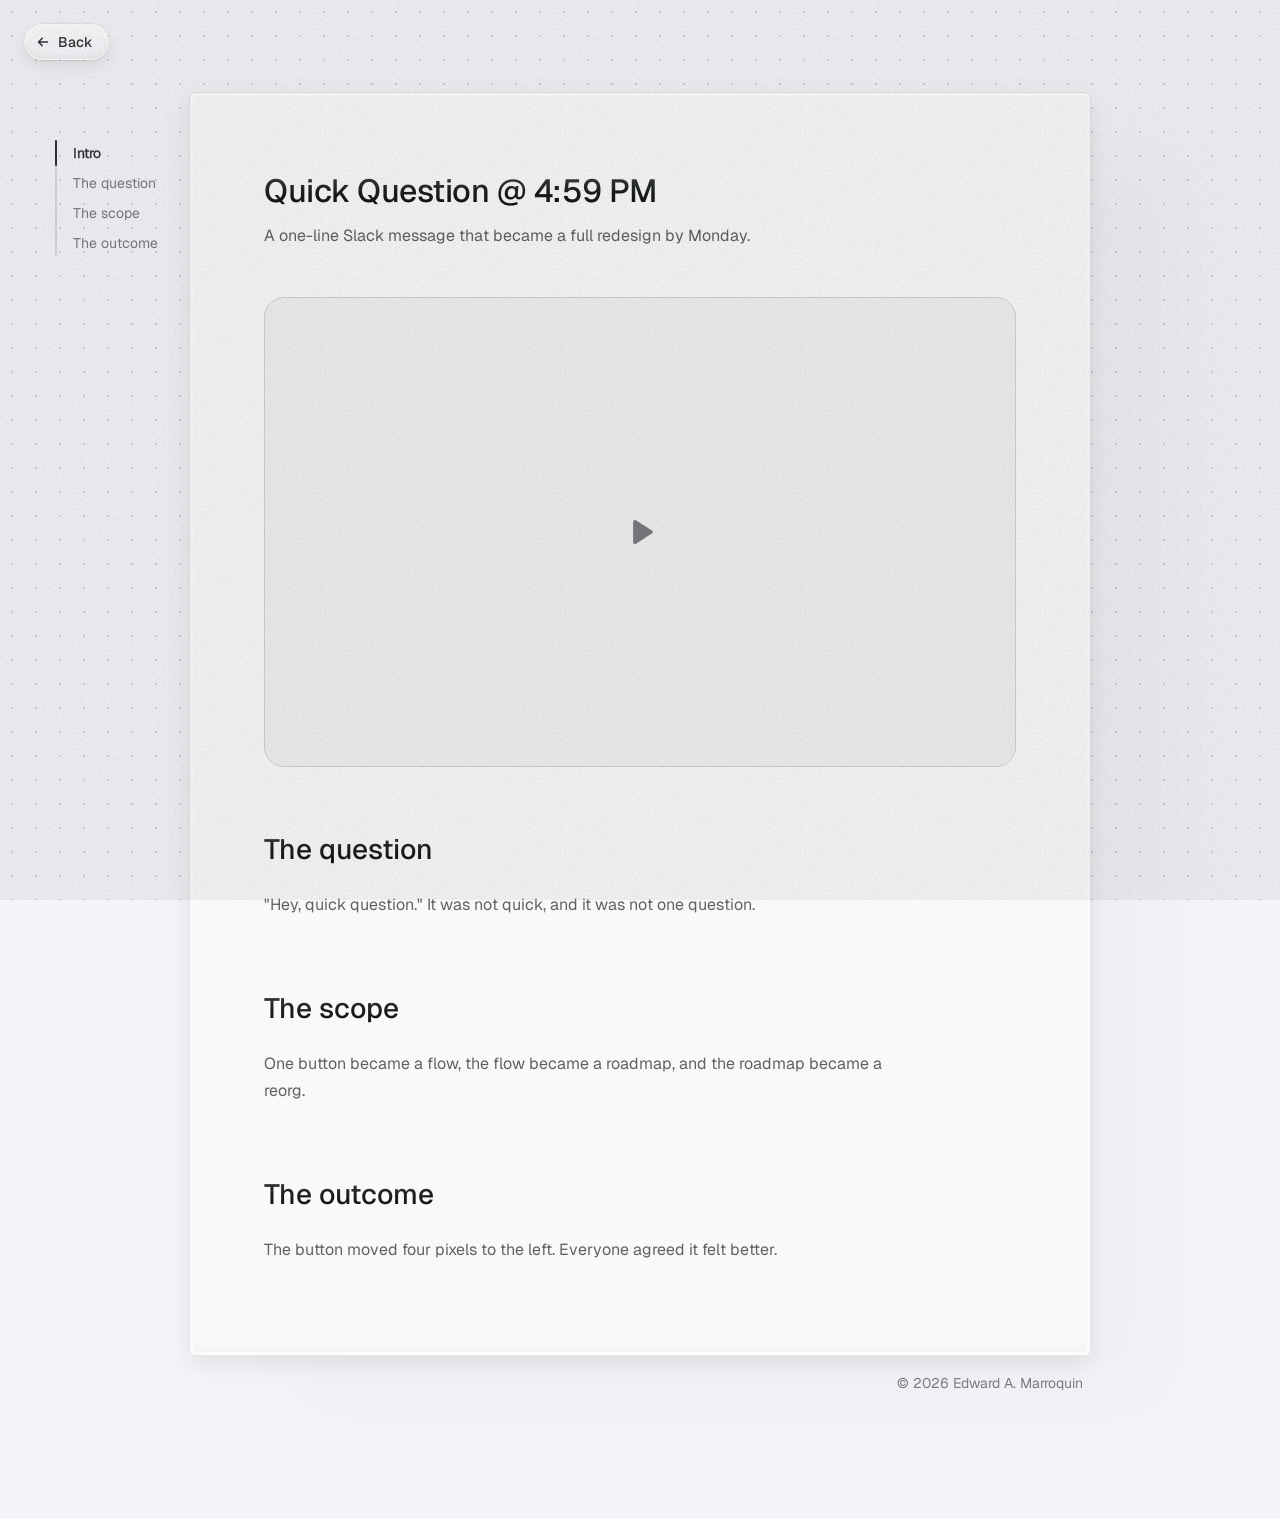
<file: quick-question.html>
<!DOCTYPE html>
<html lang="en" class="page-resume page-case">
<head>
  <meta charset="UTF-8">
  <meta name="viewport" content="width=device-width, initial-scale=1.0">
  <title>Quick Question @ 4:59 PM | Edward A. Marroquin</title>
  <meta name="description" content="A one-line Slack message that became a full redesign by Monday.">
  <!-- Placeholder content: keep out of search results until the write-up is real -->
  <meta name="robots" content="noindex">
  <meta name="theme-color" content="#f9f9fa">
  <link rel="icon" href="favicon.svg" type="image/svg+xml">
  <link rel="icon" href="favicon-32.png" type="image/png" sizes="32x32">
  <link rel="apple-touch-icon" href="apple-touch-icon.png">
  <link rel="preconnect" href="https://fonts.googleapis.com">
  <link rel="preconnect" href="https://fonts.gstatic.com" crossorigin>
  <link href="https://fonts.googleapis.com/css2?family=Geist:wght@400;500;600;700&family=Geist+Mono:wght@400&display=swap" rel="stylesheet">
  <link rel="stylesheet" href="style.css?v=900">  <!-- bump the number after changing style.css so browsers load the new version -->
  <script src="page-transitions.js?v=54"></script>
  <!-- Hold the first paint until the page is parsed, so a page transition has the whole page to animate -->
  <link rel="expect" href="#page-end" blocking="render">
</head>
<body>

  <div class="dot-grid" aria-hidden="true"></div>

  <!-- Progressive blur at the top of the window (see "Top blur" in style.css) -->
  <div class="top-blur" aria-hidden="true"><div></div><div></div><div></div><div></div></div>

  <a class="glass-button case-back" href="./#case-studies">Back</a>

  <!-- Contents: placeholder sections, a small list beside the paper (wide screens only) -->
  <nav class="page-toc" aria-label="On this page">
    <ul>
      <li><a href="#intro">Intro</a></li>
      <li><a href="#the-question">The question</a></li>
      <li><a href="#the-scope">The scope</a></li>
      <li><a href="#the-outcome">The outcome</a></li>
    </ul>
  </nav>

  <main class="resume-wrap">
    <div class="resume-frame">
      <div class="resume-shadow" aria-hidden="true"></div>
      <article class="resume" id="intro">
        <h1 class="case-page-title">Quick Question @ 4:59 PM</h1>
        <p class="case-page-desc">A one-line Slack message that became a full redesign by Monday.</p>

        <div class="case-image case-image-placeholder case-hero" role="img" aria-label="Placeholder for a case study video">
          <svg width="32" height="32" viewBox="0 0 14 14" aria-hidden="true"><path d="M4 2.6v8.8a.8.8 0 0 0 1.2.7l7-4.4a.8.8 0 0 0 0-1.4l-7-4.4a.8.8 0 0 0-1.2.7z" fill="currentColor"/></svg>
        </div>

        <section class="case-page-section" id="the-question">
          <h2>The question</h2>
          <p>"Hey, quick question." It was not quick, and it was not one question.</p>
        </section>
        <section class="case-page-section" id="the-scope">
          <h2>The scope</h2>
          <p>One button became a flow, the flow became a roadmap, and the roadmap became a reorg.</p>
        </section>
        <section class="case-page-section" id="the-outcome">
          <h2>The outcome</h2>
          <p>The button moved four pixels to the left. Everyone agreed it felt better.</p>
        </section>
      </article>
    </div>
    <footer class="site-footer resume-footer">
      <p>© <span id="year">2026</span> Edward A. Marroquin</p>
    </footer>
  </main>

  <script>
    document.getElementById("year").textContent = new Date().getFullYear();
    // Tells the resume to skip its loading screen on the way back
    window.addEventListener("pagehide", function () {
      try { sessionStorage.setItem("from-case-study", "1"); } catch (e) {}
    });
  </script>
  <script src="glass-button.js?v=1"></script>
  <script src="dot-grid.js?v=1"></script>
  <script src="top-blur.js?v=1"></script>
  <script src="page-toc.js?v=2"></script>
  <div id="page-end"></div>
</body>
</html>
</file>
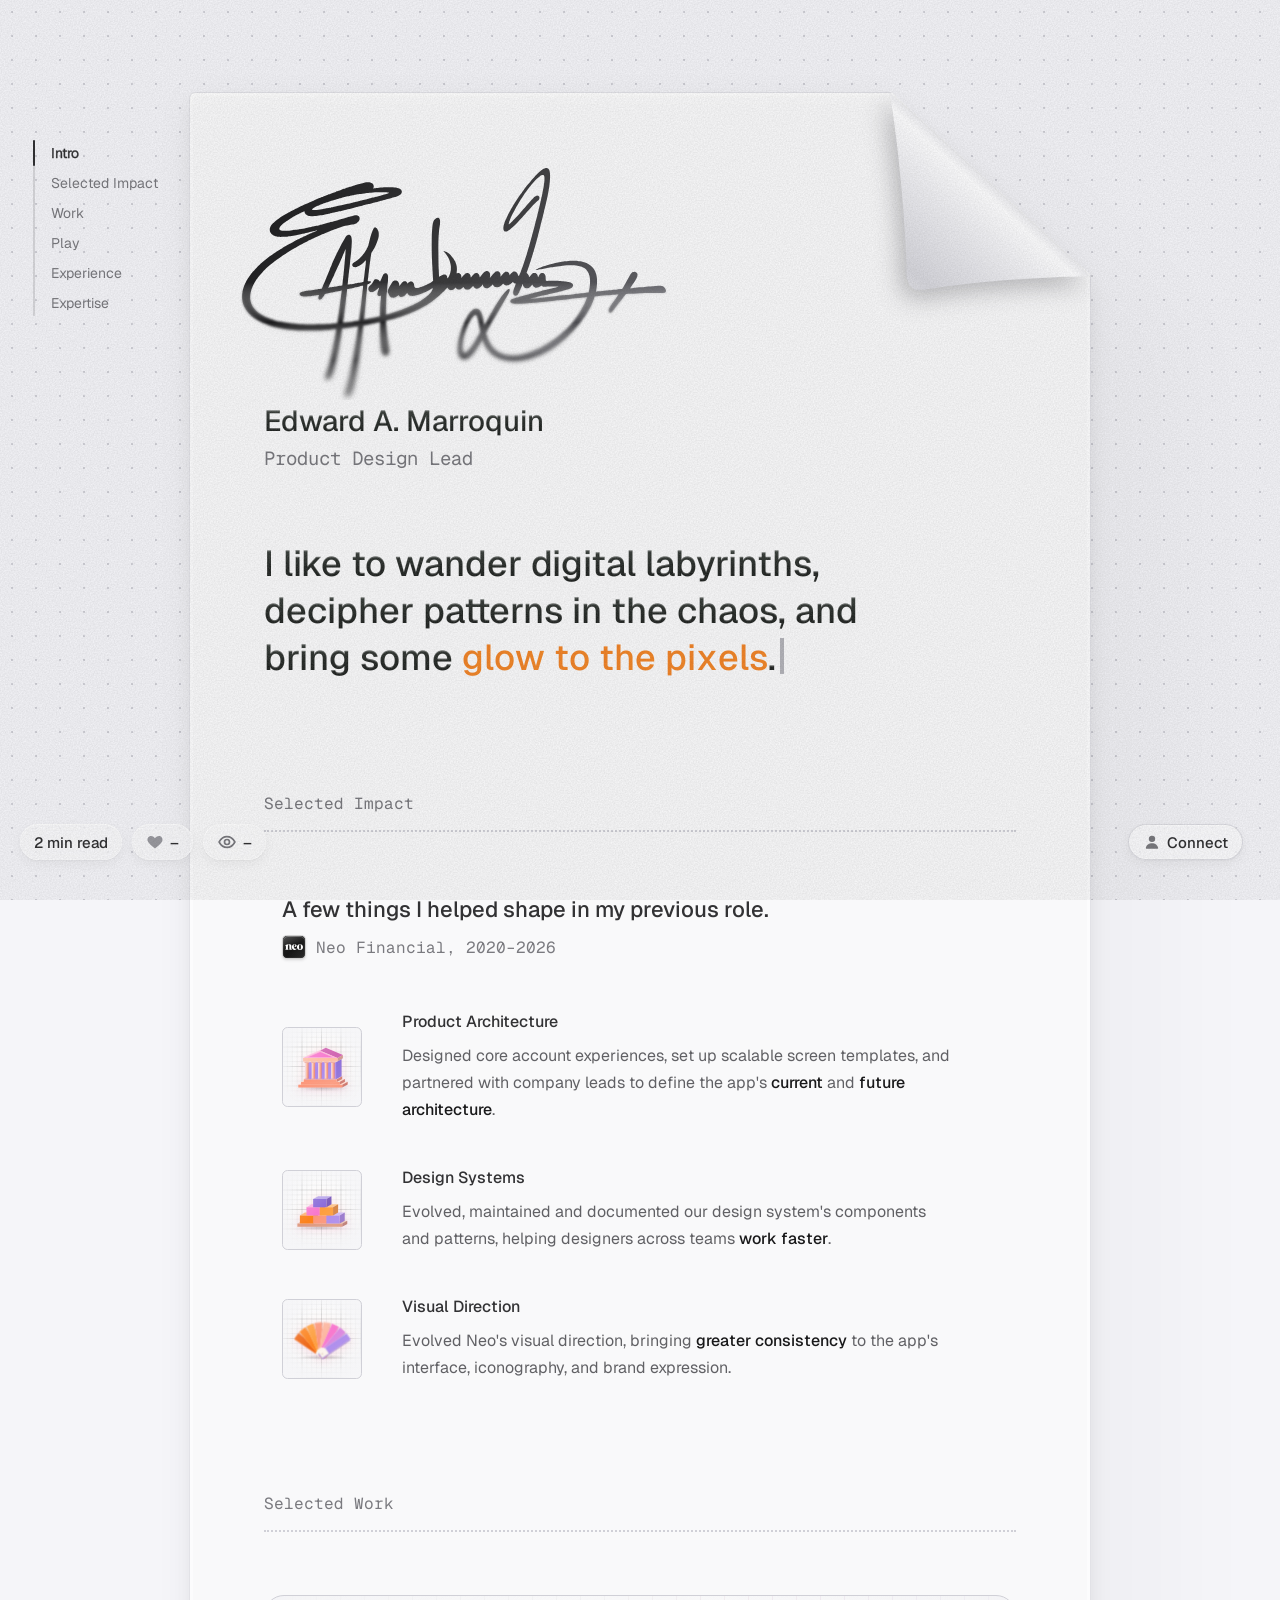
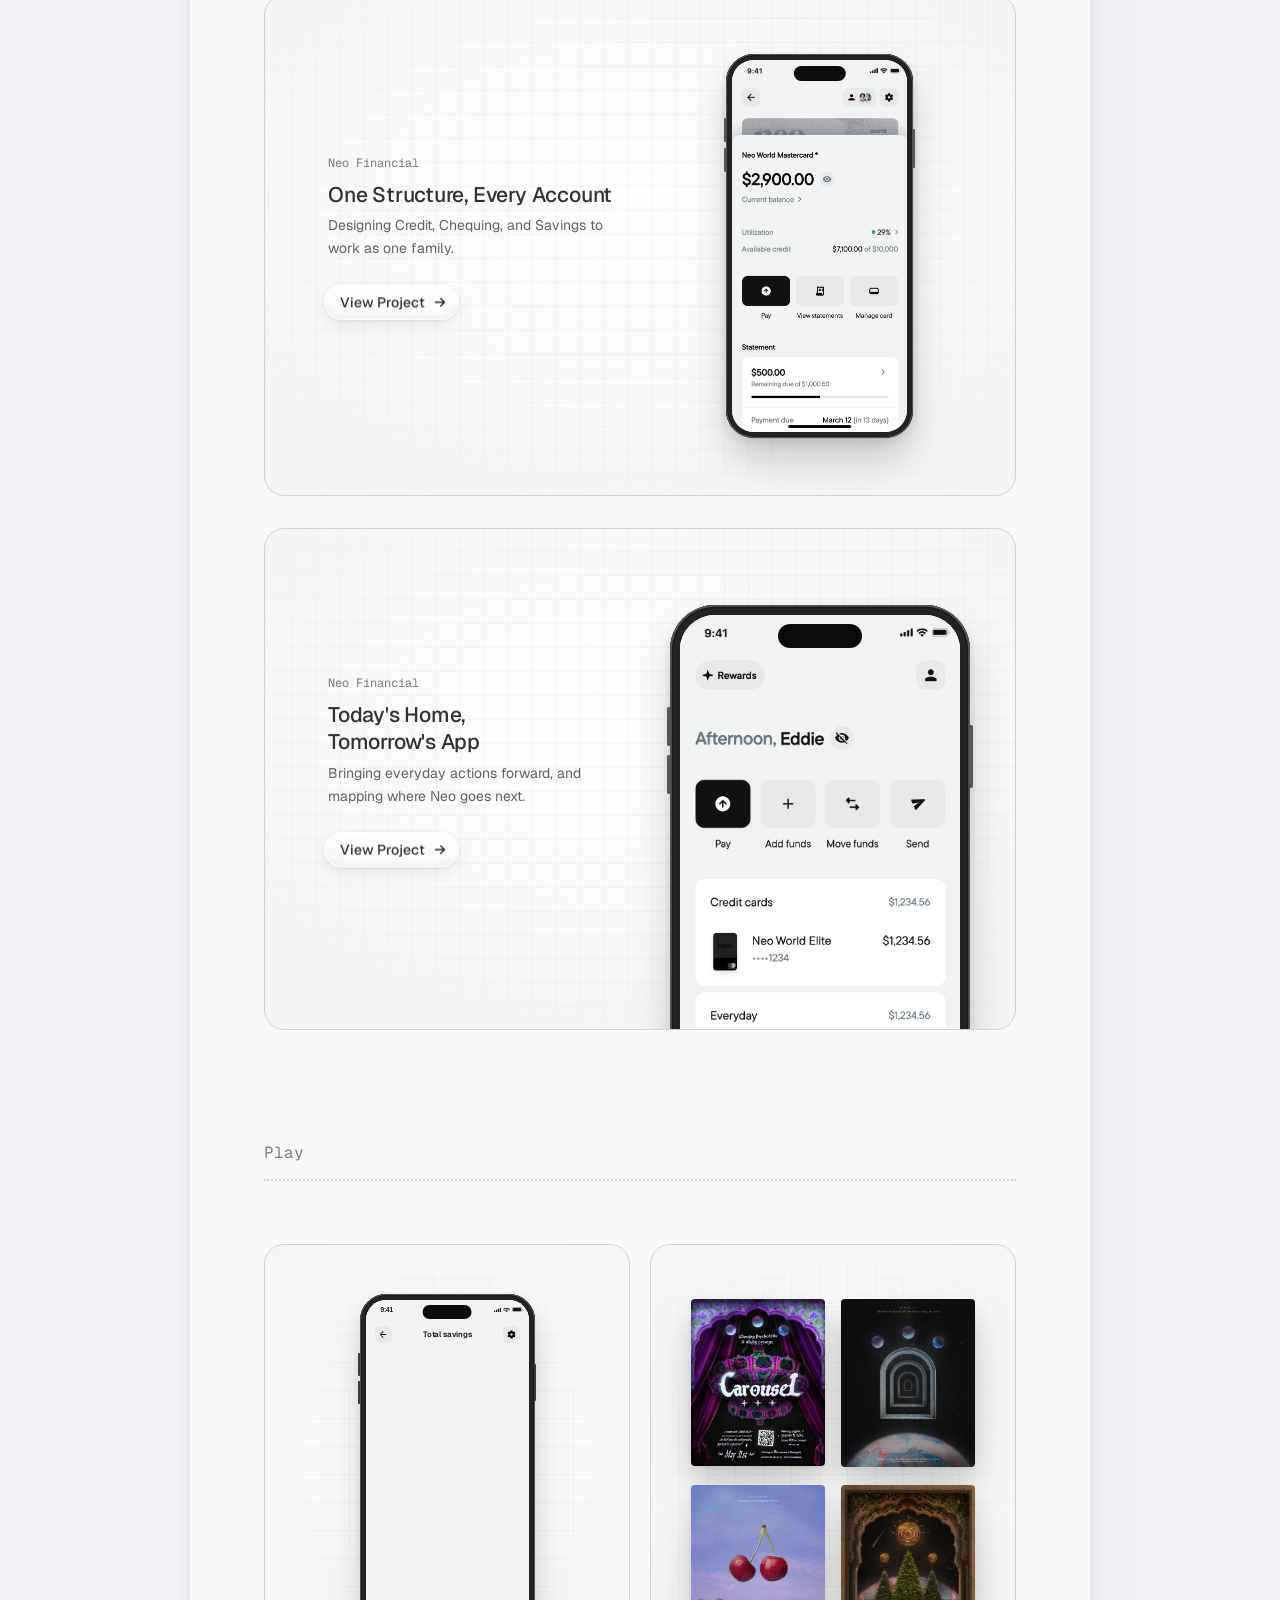
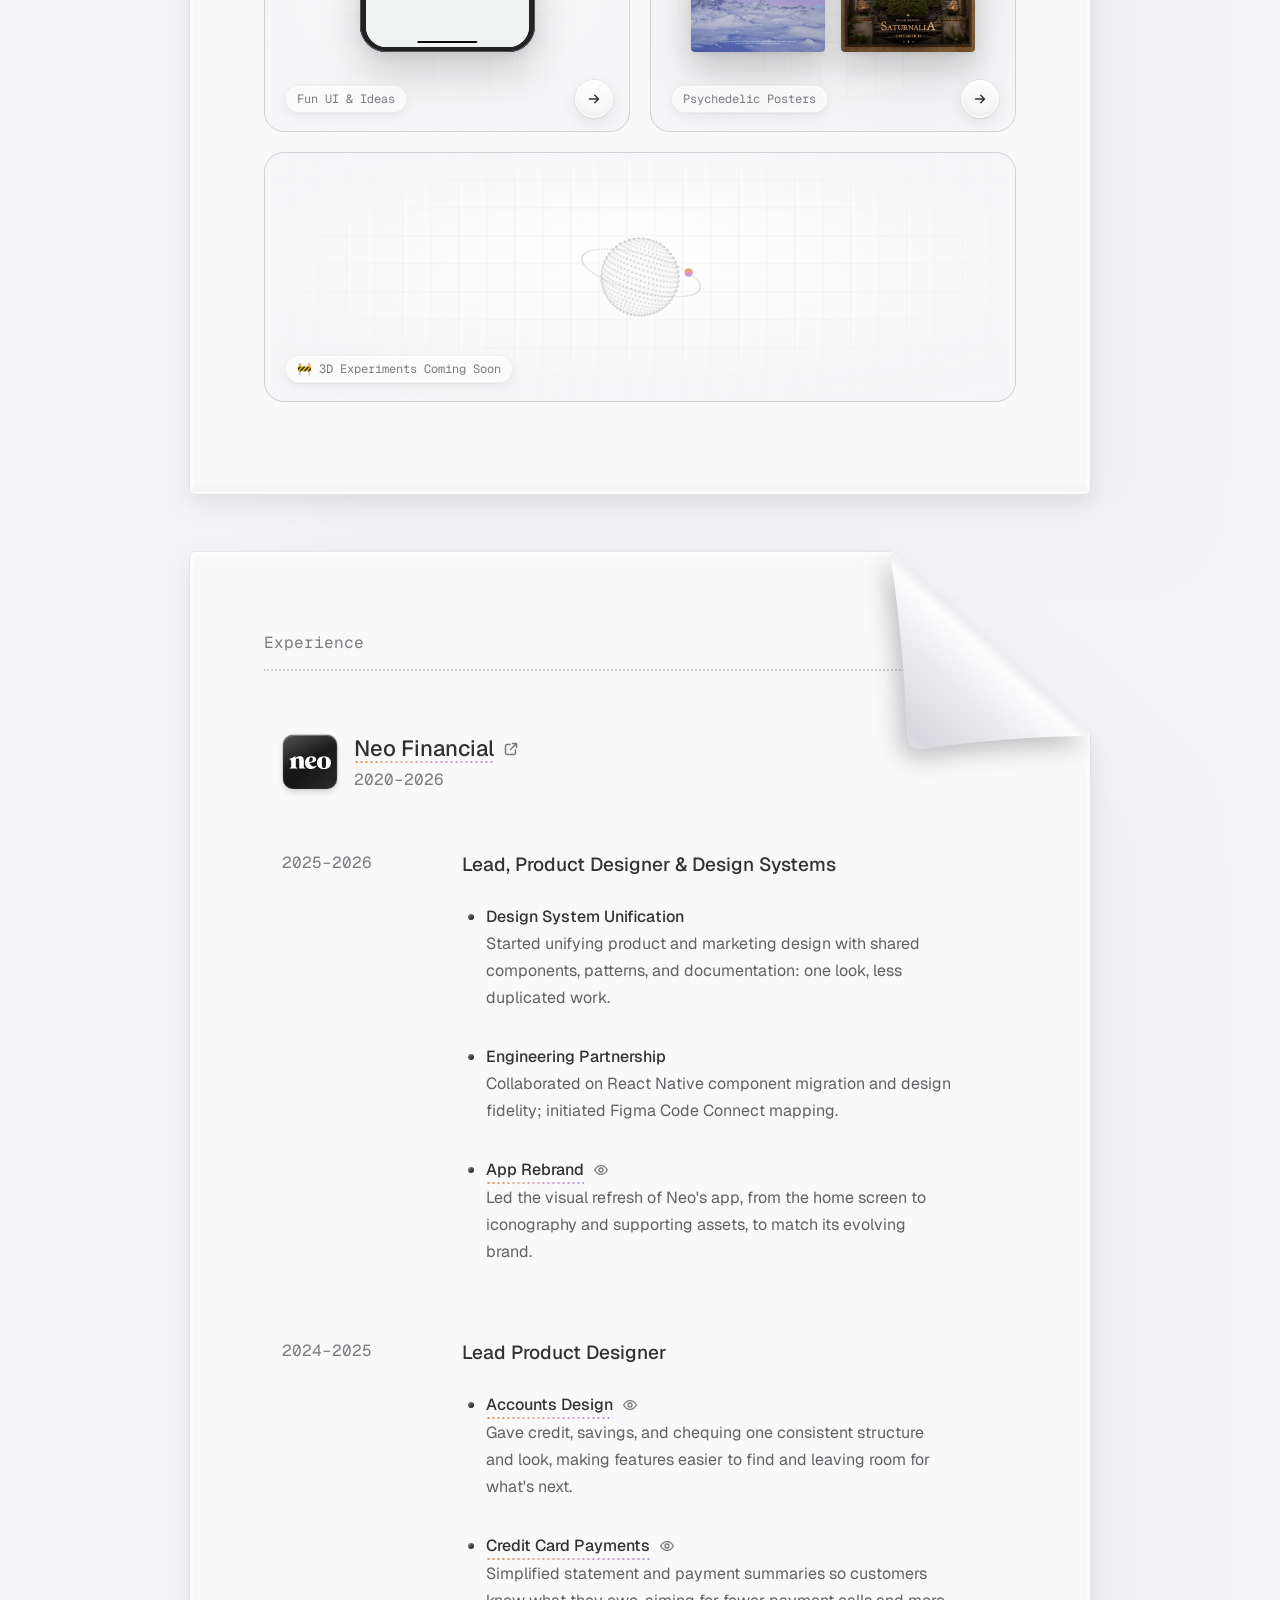
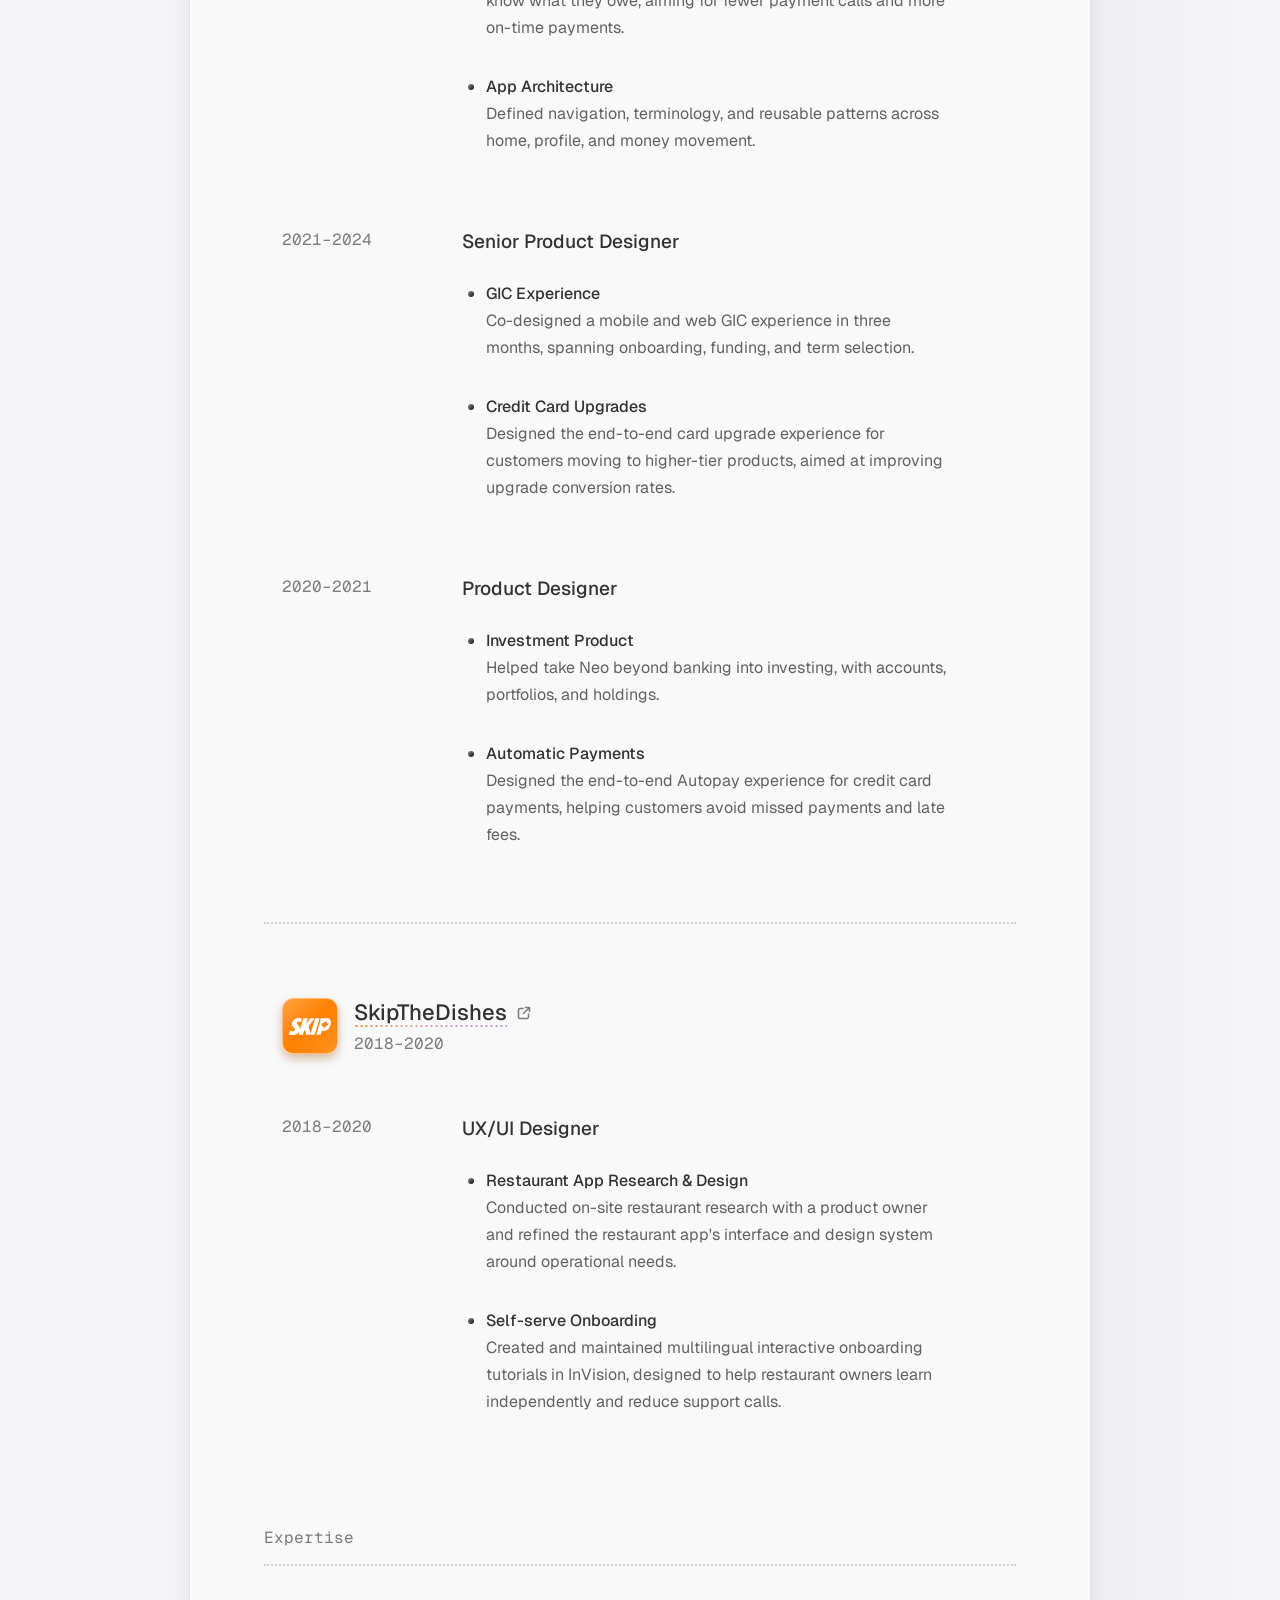
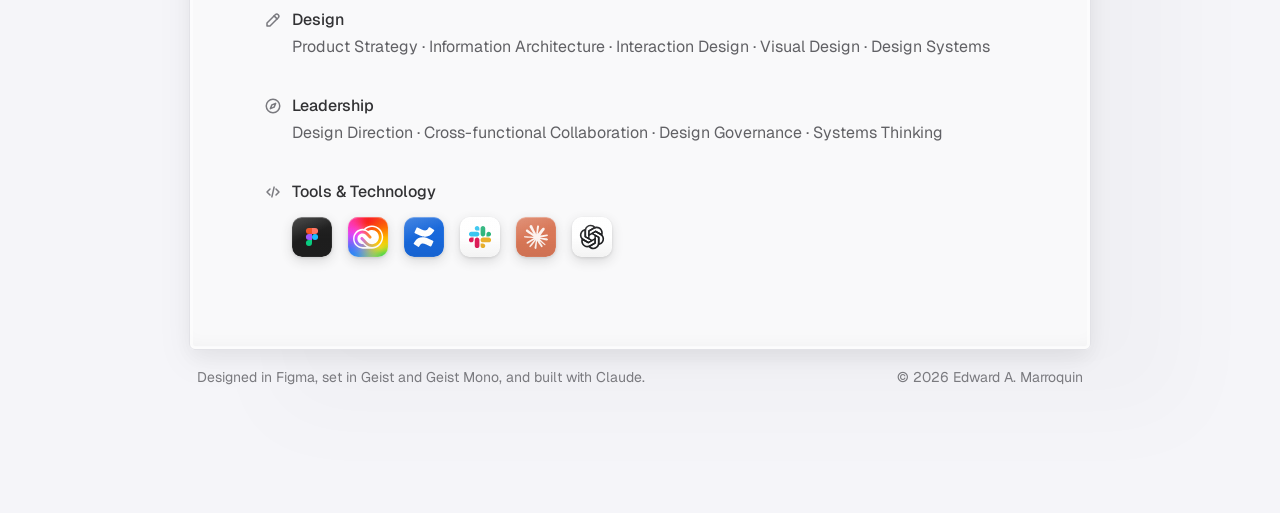
<file: resume.html>
<!DOCTYPE html>
<html lang="en">
<head>
  <meta charset="UTF-8">
  <meta name="viewport" content="width=device-width, initial-scale=1.0">
  <!-- The resume now lives on the home page. This page only forwards old links there. -->
  <title>Edward A. Marroquin | Product Designer</title>
  <!-- Favicon: a tiny stamp with a serif E -->
  <link rel="icon" href="favicon.svg" type="image/svg+xml">
  <link rel="icon" href="favicon-32.png" type="image/png" sizes="32x32">
  <link rel="apple-touch-icon" href="apple-touch-icon.png">
  <link rel="canonical" href="https://edmarroquin.design/">
  <meta name="robots" content="noindex">
  <meta http-equiv="refresh" content="0; url=./">
  <script>location.replace("./" + location.hash);</script>
  <style>body { margin: 0; background: #f2f2f7; }</style>
</head>
<body>
  <p style="font: 14px sans-serif; padding: 24px;">The resume has moved to the <a href="./">home page</a>.</p>
</body>
</html>
</file>
